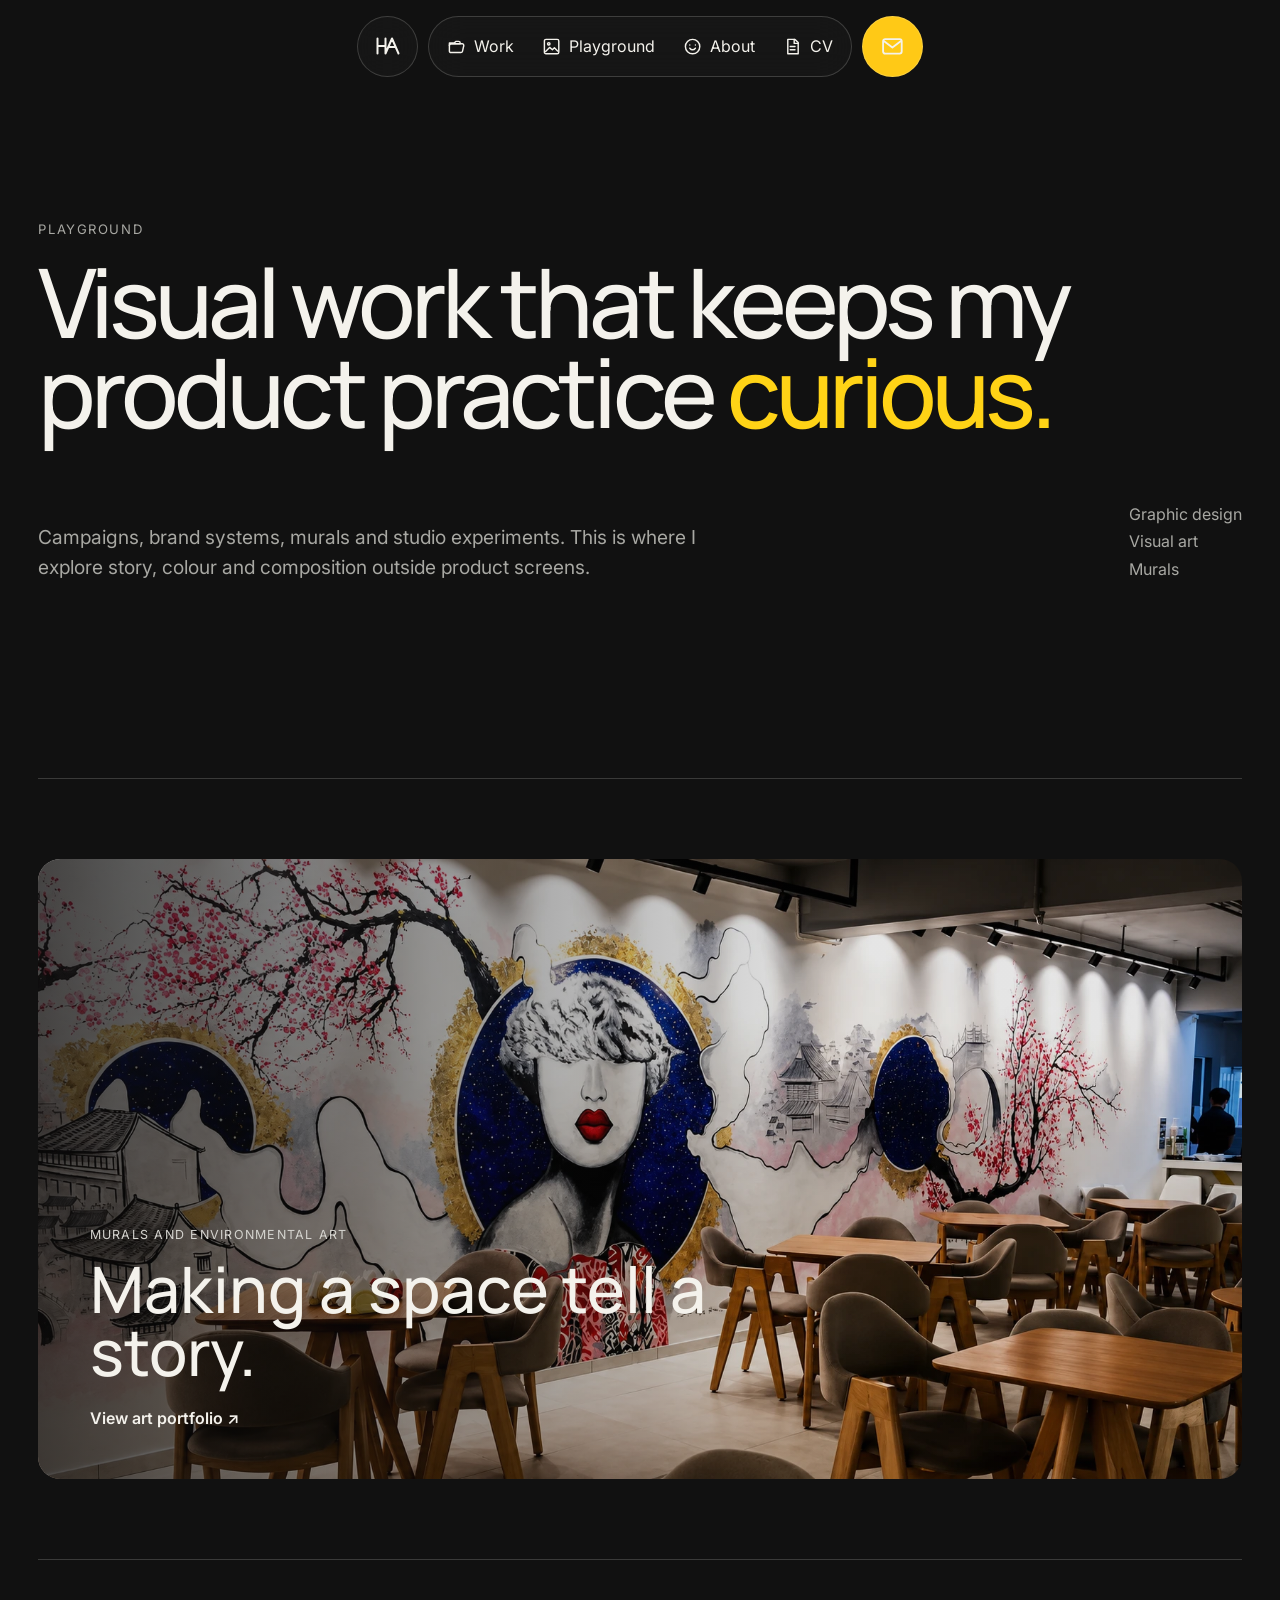
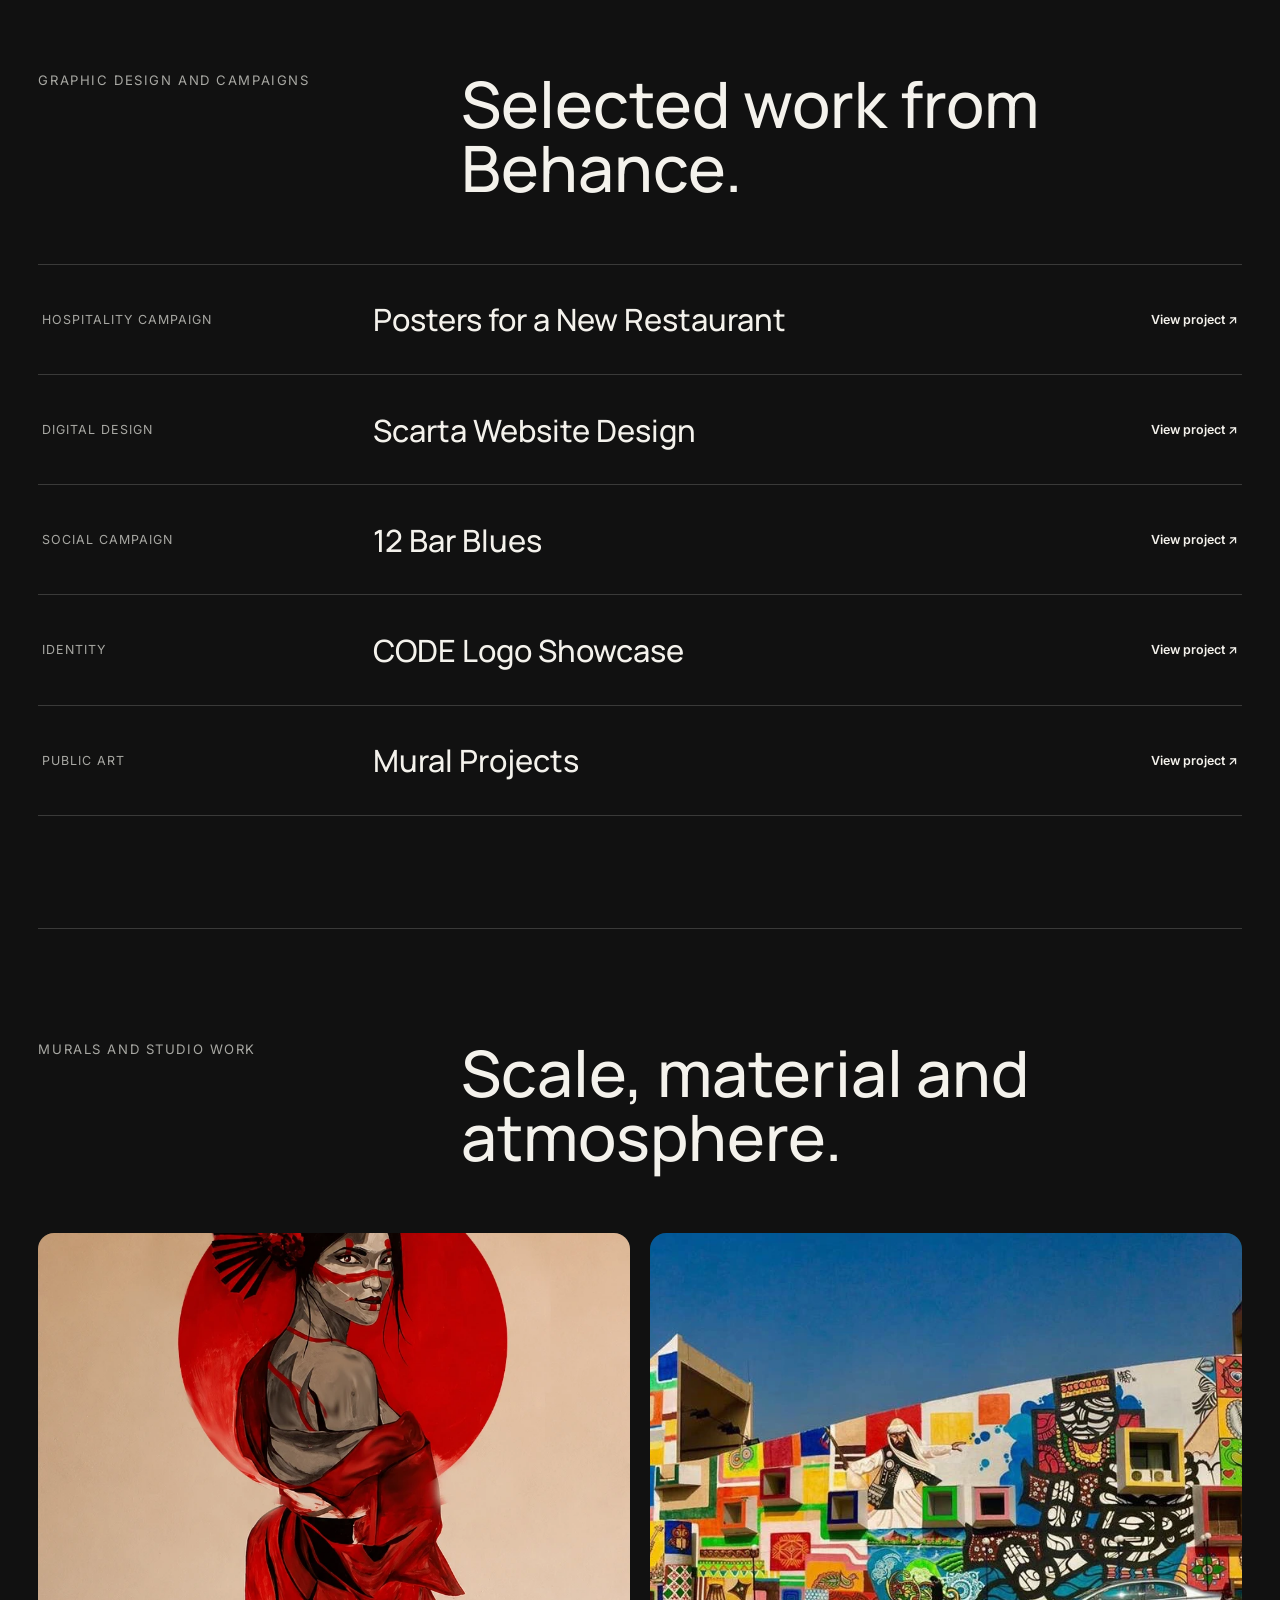
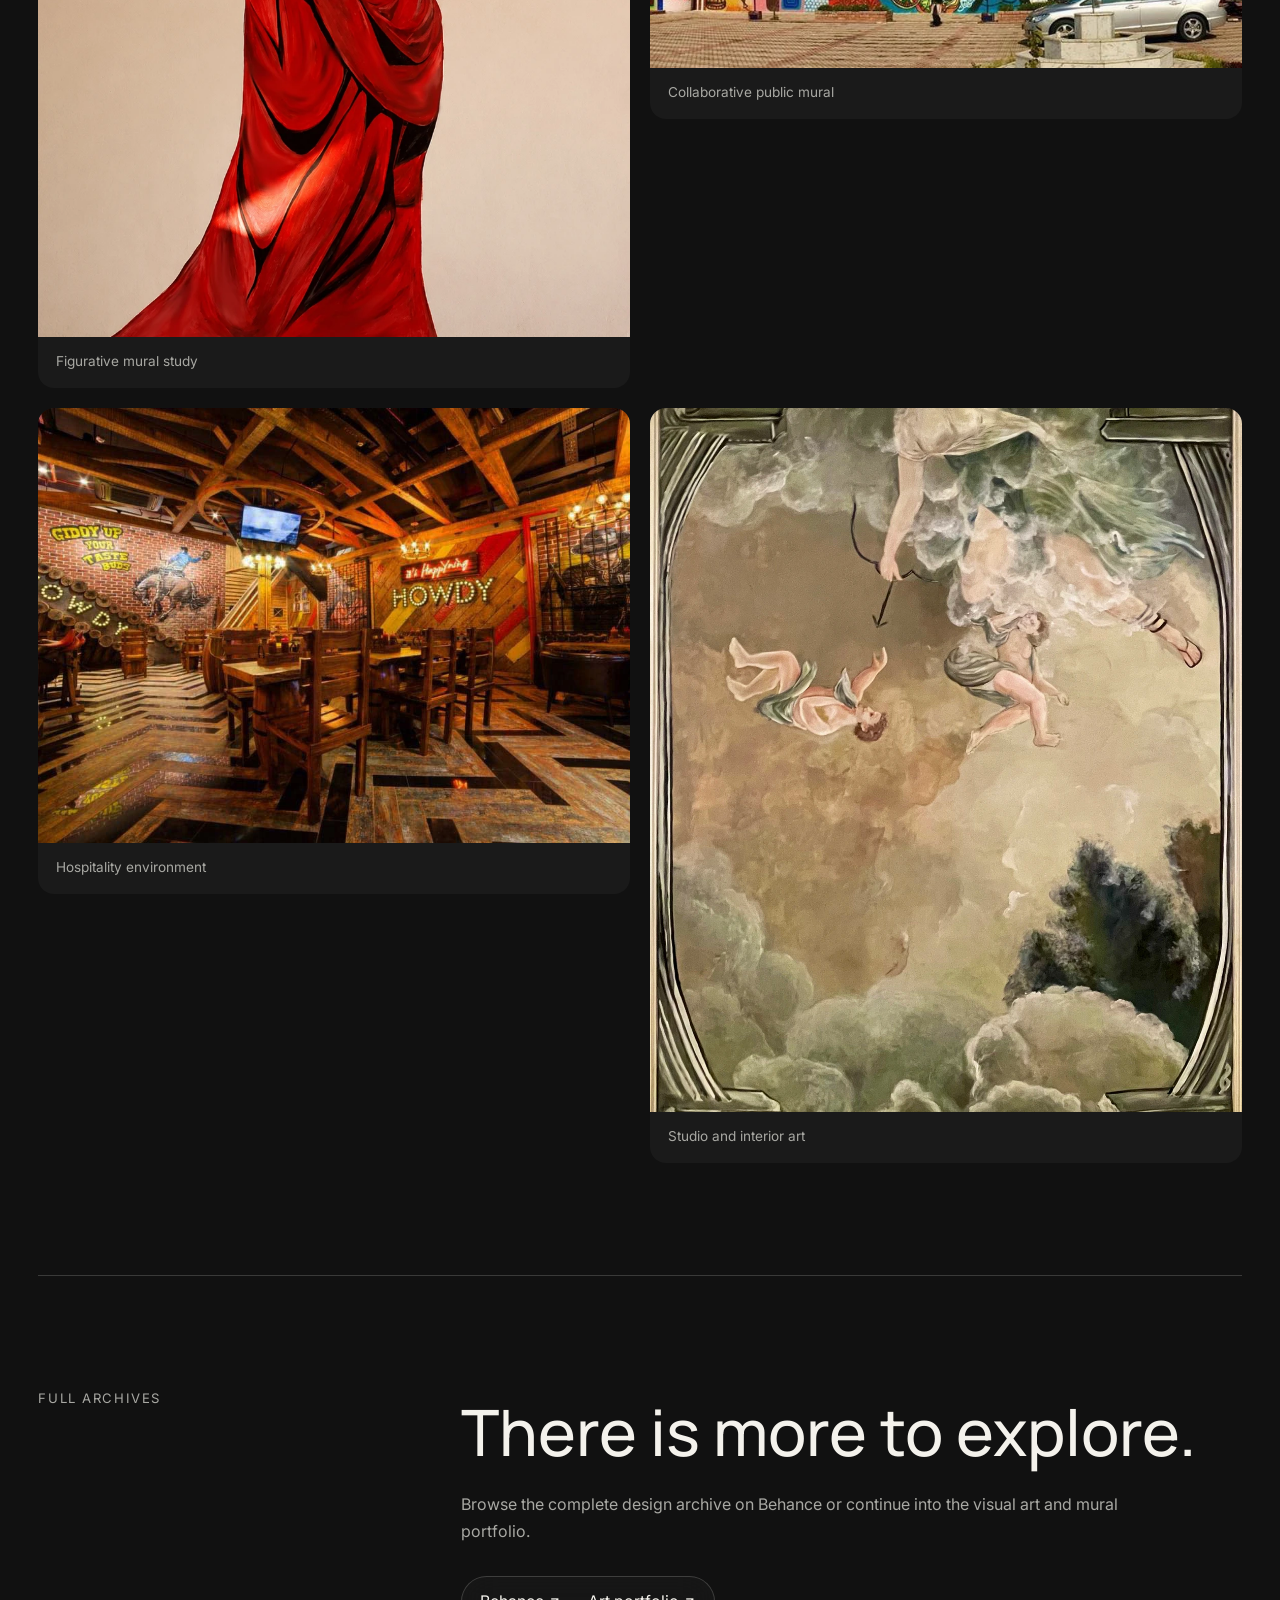
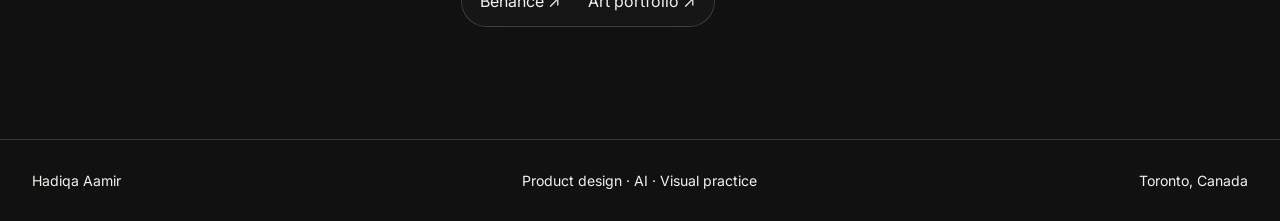
<file: playground.html>
<!doctype html>
<html lang="en">
  <head>
    <meta charset="UTF-8" />
    <meta name="viewport" content="width=device-width, initial-scale=1.0" />
    <meta name="description" content="Selected graphic design, campaigns, murals and visual art by Hadiqa Aamir." />
    <title>Playground | Hadiqa Aamir</title>
    <meta name="theme-color" content="#111111" />
    <link rel="preconnect" href="https://fonts.googleapis.com" />
    <link rel="preconnect" href="https://fonts.gstatic.com" crossorigin />
    <link href="https://fonts.googleapis.com/css2?family=Inter:wght@400;500;600&family=Manrope:wght@400;500;600;700&display=swap" rel="stylesheet" />
    <link rel="icon" type="image/svg+xml" href="favicon.svg" />
    <link rel="stylesheet" href="styles.css?v=25" />
  </head>
  <body class="home-page playground-page">
    <a class="skip-link" href="#playground-work">Skip to visual work</a>
    <header class="site-header">
      <a class="wordmark" href="index.html" aria-label="Hadiqa Aamir home">
        <svg class="wordmark-icon" viewBox="0 0 28 28" aria-hidden="true"><path d="M4.5 6.5v15M4.5 14h8M12.5 6.5v15M12.5 21.5 19 6.5l6.5 15M15.4 15h7.2"></path></svg>
      </a>
      <nav aria-label="Primary navigation">
        <a href="index.html#work"><svg viewBox="0 0 24 24" aria-hidden="true"><path d="M3 7.5h6l2-2h3.5a2 2 0 0 1 2 2v1H5a2 2 0 0 0-2 2v-3Z"></path><path d="M3 10.5A2 2 0 0 1 5 8.5h14a2 2 0 0 1 1.95 2.45l-1.6 7A2 2 0 0 1 17.4 19.5H5a2 2 0 0 1-2-2v-7Z"></path></svg><span>Work</span></a>
        <a href="playground.html" aria-current="page"><svg viewBox="0 0 24 24" aria-hidden="true"><rect x="3" y="3" width="18" height="18" rx="2"></rect><circle cx="8.5" cy="8.5" r="1.5"></circle><path d="m4.5 18 5-5 3.5 3 2.5-2.5 4 4"></path></svg><span>Playground</span></a>
        <a href="index.html#about"><svg viewBox="0 0 24 24" aria-hidden="true"><circle cx="12" cy="12" r="9"></circle><path d="M8.5 10h.01M15.5 10h.01M8.5 14c1 1.3 2.15 2 3.5 2s2.5-.7 3.5-2"></path></svg><span>About</span></a>
        <a href="https://www.linkedin.com/in/hadiqaaamir/" target="_blank" rel="noreferrer"><svg viewBox="0 0 24 24" aria-hidden="true"><path d="M6 3h9l4 4v14H6V3Z"></path><path d="M14 3v5h5M9 12h6M9 16h6"></path></svg><span>CV</span></a>
      </nav>
      <a class="header-contact" href="mailto:hadiqaaamir@hotmail.com" aria-label="Email Hadiqa"><svg viewBox="0 0 24 24" aria-hidden="true"><rect x="3" y="5" width="18" height="14" rx="2"></rect><path d="m4 7 8 6 8-6"></path></svg></a>
    </header>

    <main id="playground-work" class="playground-main">
      <section class="playground-hero" data-reveal>
        <p class="eyebrow">Playground</p>
        <h1>Visual work that keeps my product practice <em>curious.</em></h1>
        <div class="playground-intro"><p>Campaigns, brand systems, murals and studio experiments. This is where I explore story, colour and composition outside product screens.</p><span>Graphic design<br />Visual art<br />Murals</span></div>
      </section>

      <section class="playground-feature" data-reveal>
        <a href="https://hadiqa.portfoliobox.net/" target="_blank" rel="noreferrer" aria-label="View Hadiqa Aamir's mural and visual art portfolio">
          <img src="assets/playground/ginyaki.webp" alt="Large restaurant mural combining a portrait, cherry blossoms and architectural illustrations" />
          <div><p>Murals and environmental art</p><h2>Making a space tell a story.</h2><span>View art portfolio ↗</span></div>
        </a>
      </section>

      <section class="playground-section" aria-labelledby="graphic-design-title" data-reveal>
        <div class="playground-heading"><p class="eyebrow">Graphic design and campaigns</p><h2 id="graphic-design-title">Selected work from Behance.</h2></div>
        <div class="behance-list">
          <a href="https://www.behance.net/gallery/211272789/Posters-for-a-New-Restaurant" target="_blank" rel="noreferrer"><span>Hospitality campaign</span><strong>Posters for a New Restaurant</strong><b>View project ↗</b></a>
          <a href="https://www.behance.net/gallery/219719423/Scarta-Website-Design" target="_blank" rel="noreferrer"><span>Digital design</span><strong>Scarta Website Design</strong><b>View project ↗</b></a>
          <a href="https://www.behance.net/gallery/219719553/12-Bar-Blues-Social-Media-designs" target="_blank" rel="noreferrer"><span>Social campaign</span><strong>12 Bar Blues</strong><b>View project ↗</b></a>
          <a href="https://www.behance.net/gallery/68033327/CODE-LOGO-SHOWCASE" target="_blank" rel="noreferrer"><span>Identity</span><strong>CODE Logo Showcase</strong><b>View project ↗</b></a>
          <a href="https://www.behance.net/gallery/211369939/Mural-Projects" target="_blank" rel="noreferrer"><span>Public art</span><strong>Mural Projects</strong><b>View project ↗</b></a>
        </div>
      </section>

      <section class="playground-section" aria-labelledby="art-title" data-reveal>
        <div class="playground-heading"><p class="eyebrow">Murals and studio work</p><h2 id="art-title">Scale, material and atmosphere.</h2></div>
        <div class="art-grid">
          <figure class="art-tall"><img src="assets/playground/women-in-red.webp" alt="Red and black figurative wall painting" loading="lazy" /><figcaption>Figurative mural study</figcaption></figure>
          <figure class="art-wide"><img src="assets/playground/mural-3.webp" alt="Colourful large-scale public mural across an architectural facade" loading="lazy" /><figcaption>Collaborative public mural</figcaption></figure>
          <figure class="art-wide"><img src="assets/playground/studio-work.webp" alt="Western themed restaurant interior with painted wall graphics" loading="lazy" /><figcaption>Hospitality environment</figcaption></figure>
          <figure class="art-tall"><img src="assets/playground/mural.webp" alt="Cloud-filled figurative painting framed by architectural details" loading="lazy" /><figcaption>Studio and interior art</figcaption></figure>
        </div>
      </section>

      <section class="playground-archive" data-reveal>
        <p class="eyebrow">Full archives</p>
        <div><h2>There is more to explore.</h2><p>Browse the complete design archive on Behance or continue into the visual art and mural portfolio.</p><nav aria-label="External visual portfolios"><a href="https://www.behance.net/hadiqaaamir3" target="_blank" rel="noreferrer">Behance ↗</a><a href="https://hadiqa.portfoliobox.net/" target="_blank" rel="noreferrer">Art portfolio ↗</a></nav></div>
      </section>
    </main>
    <footer><p>Hadiqa Aamir</p><p>Product design · AI · Visual practice</p><p>Toronto, Canada</p></footer>
    <script src="script.js?v=6"></script>
  </body>
</html>
</file>
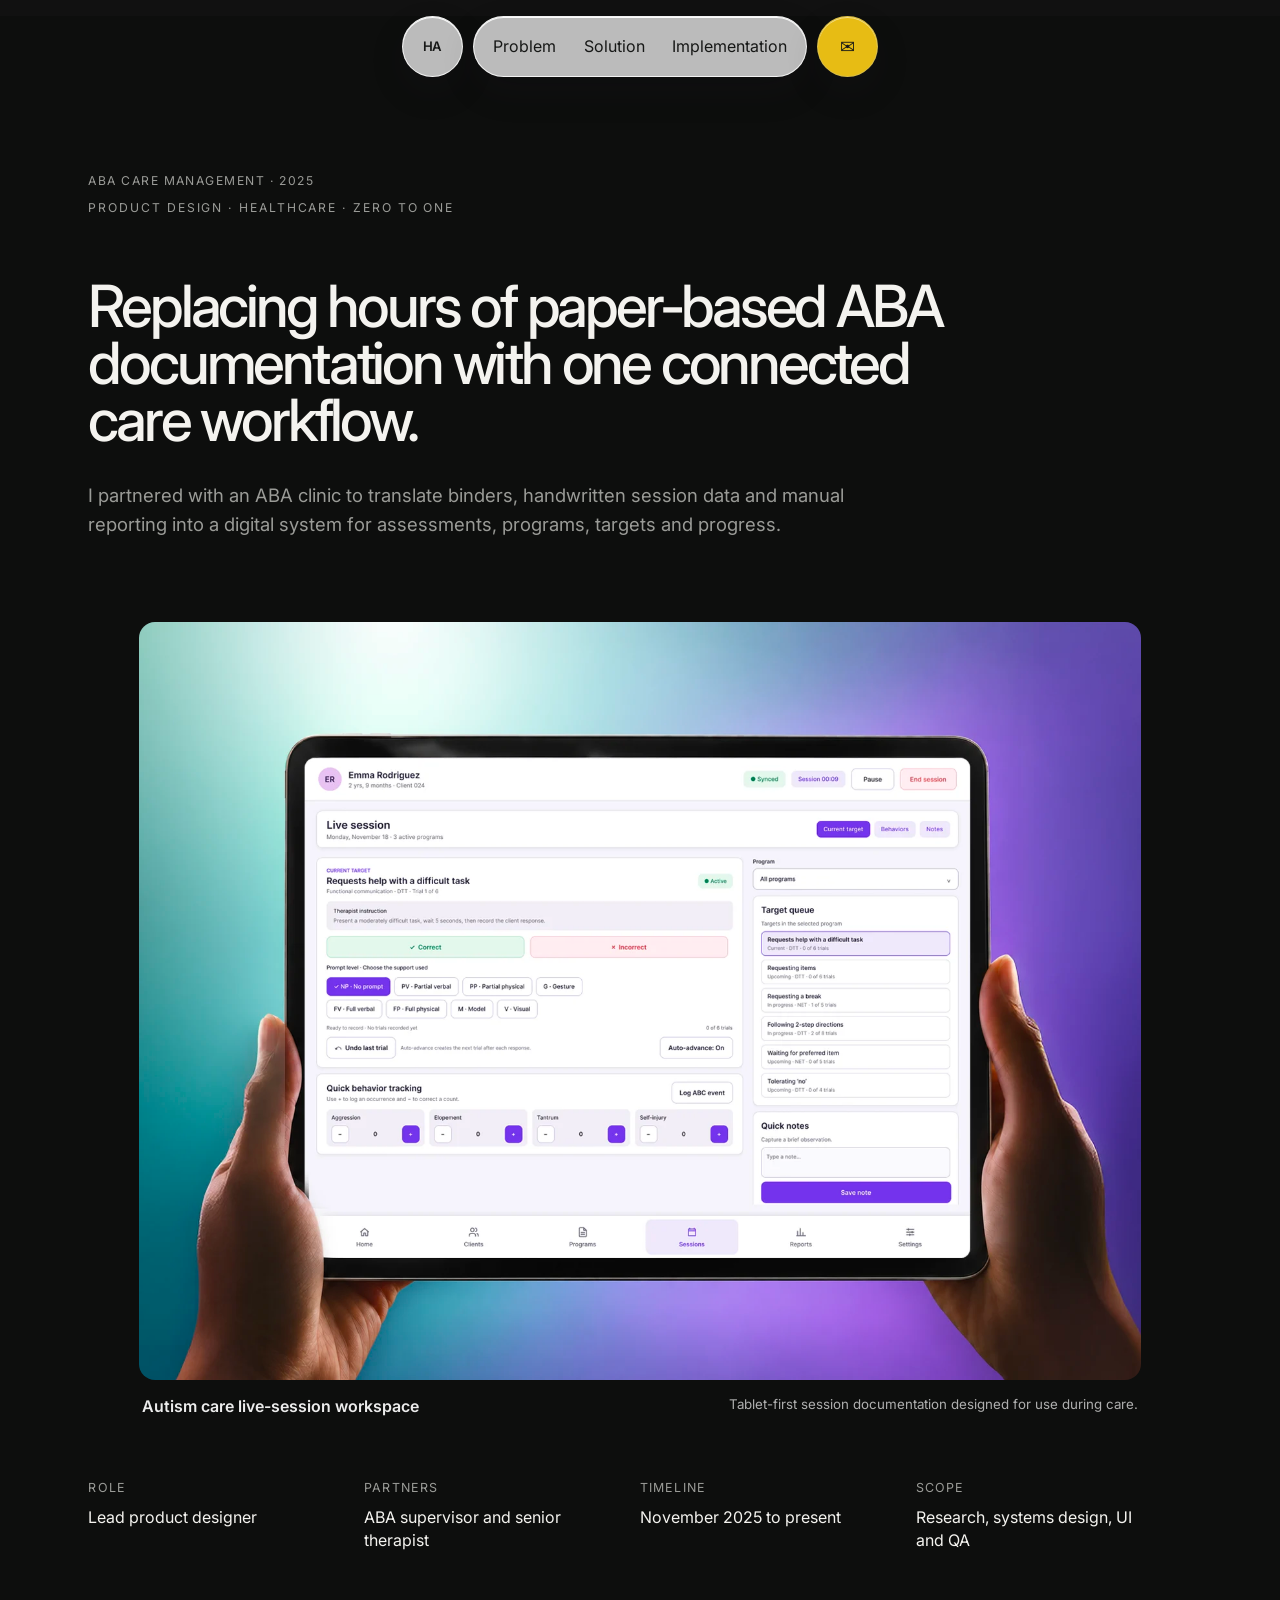
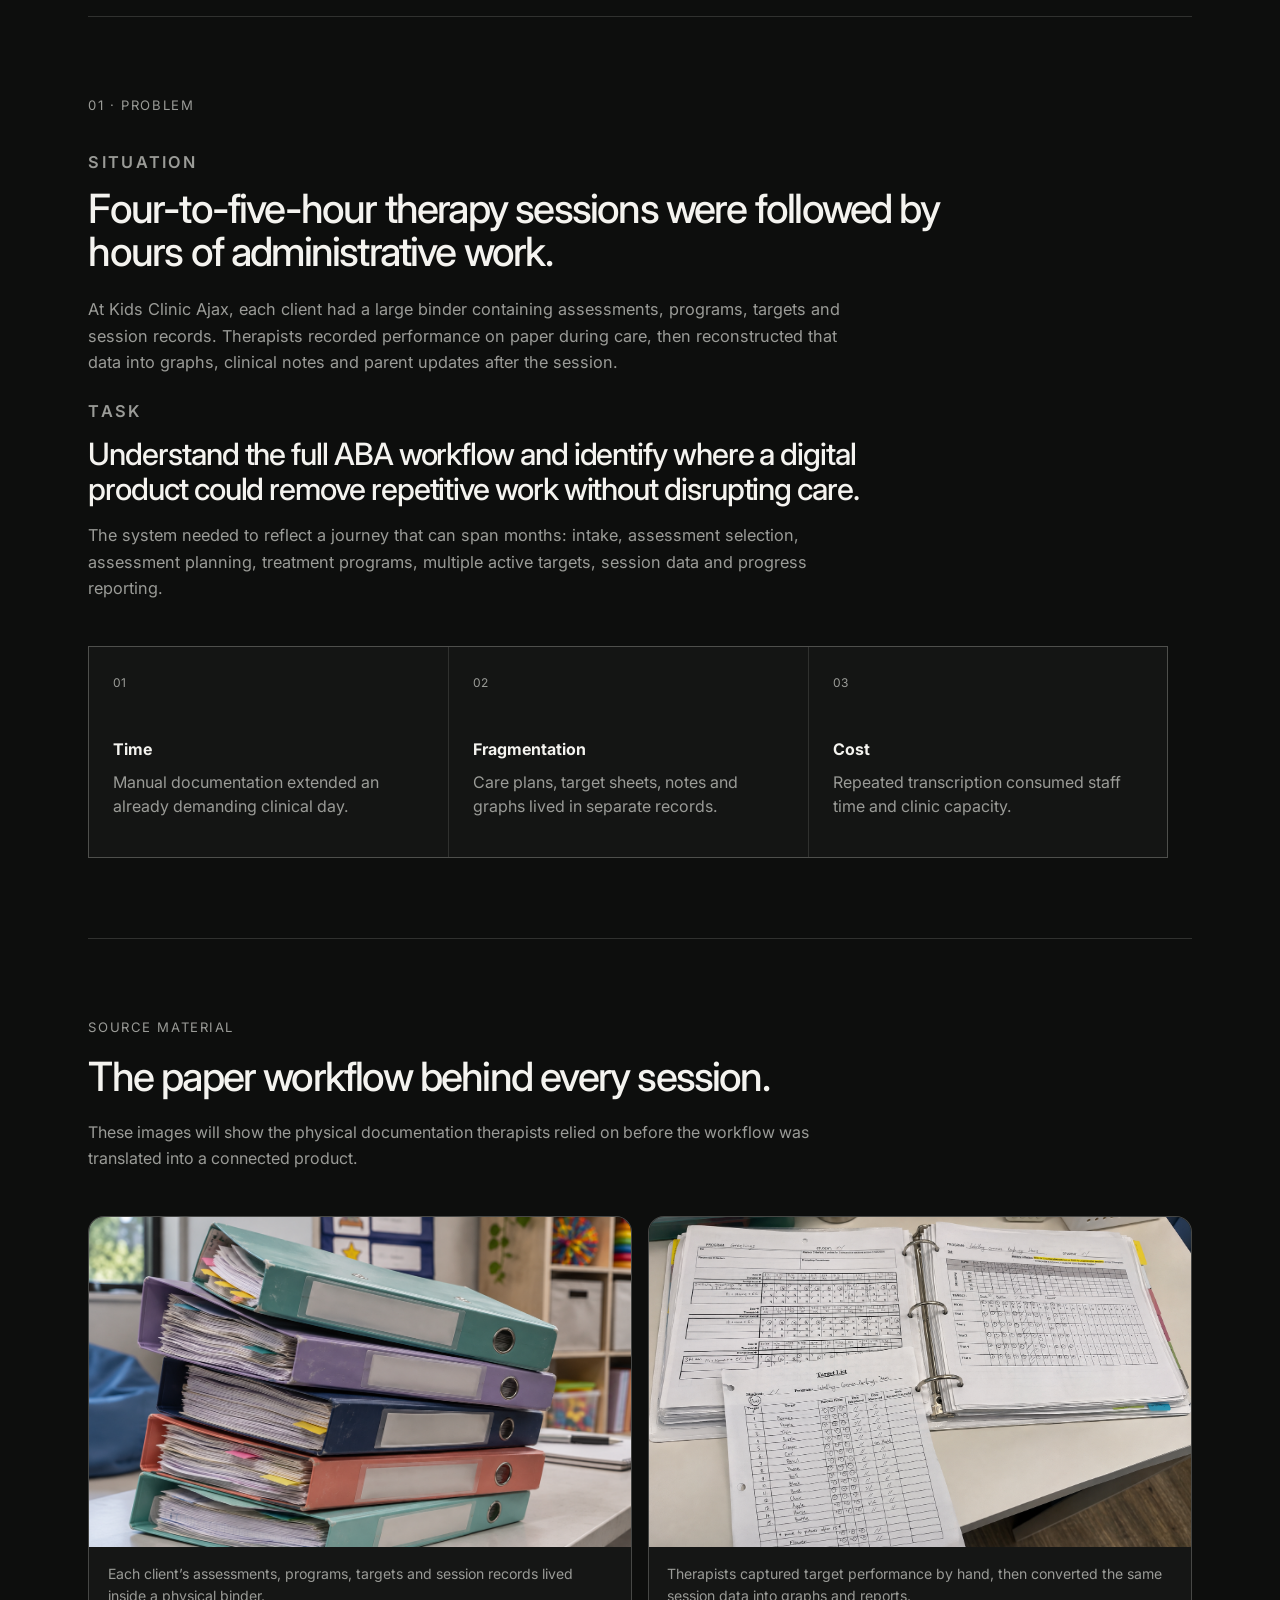
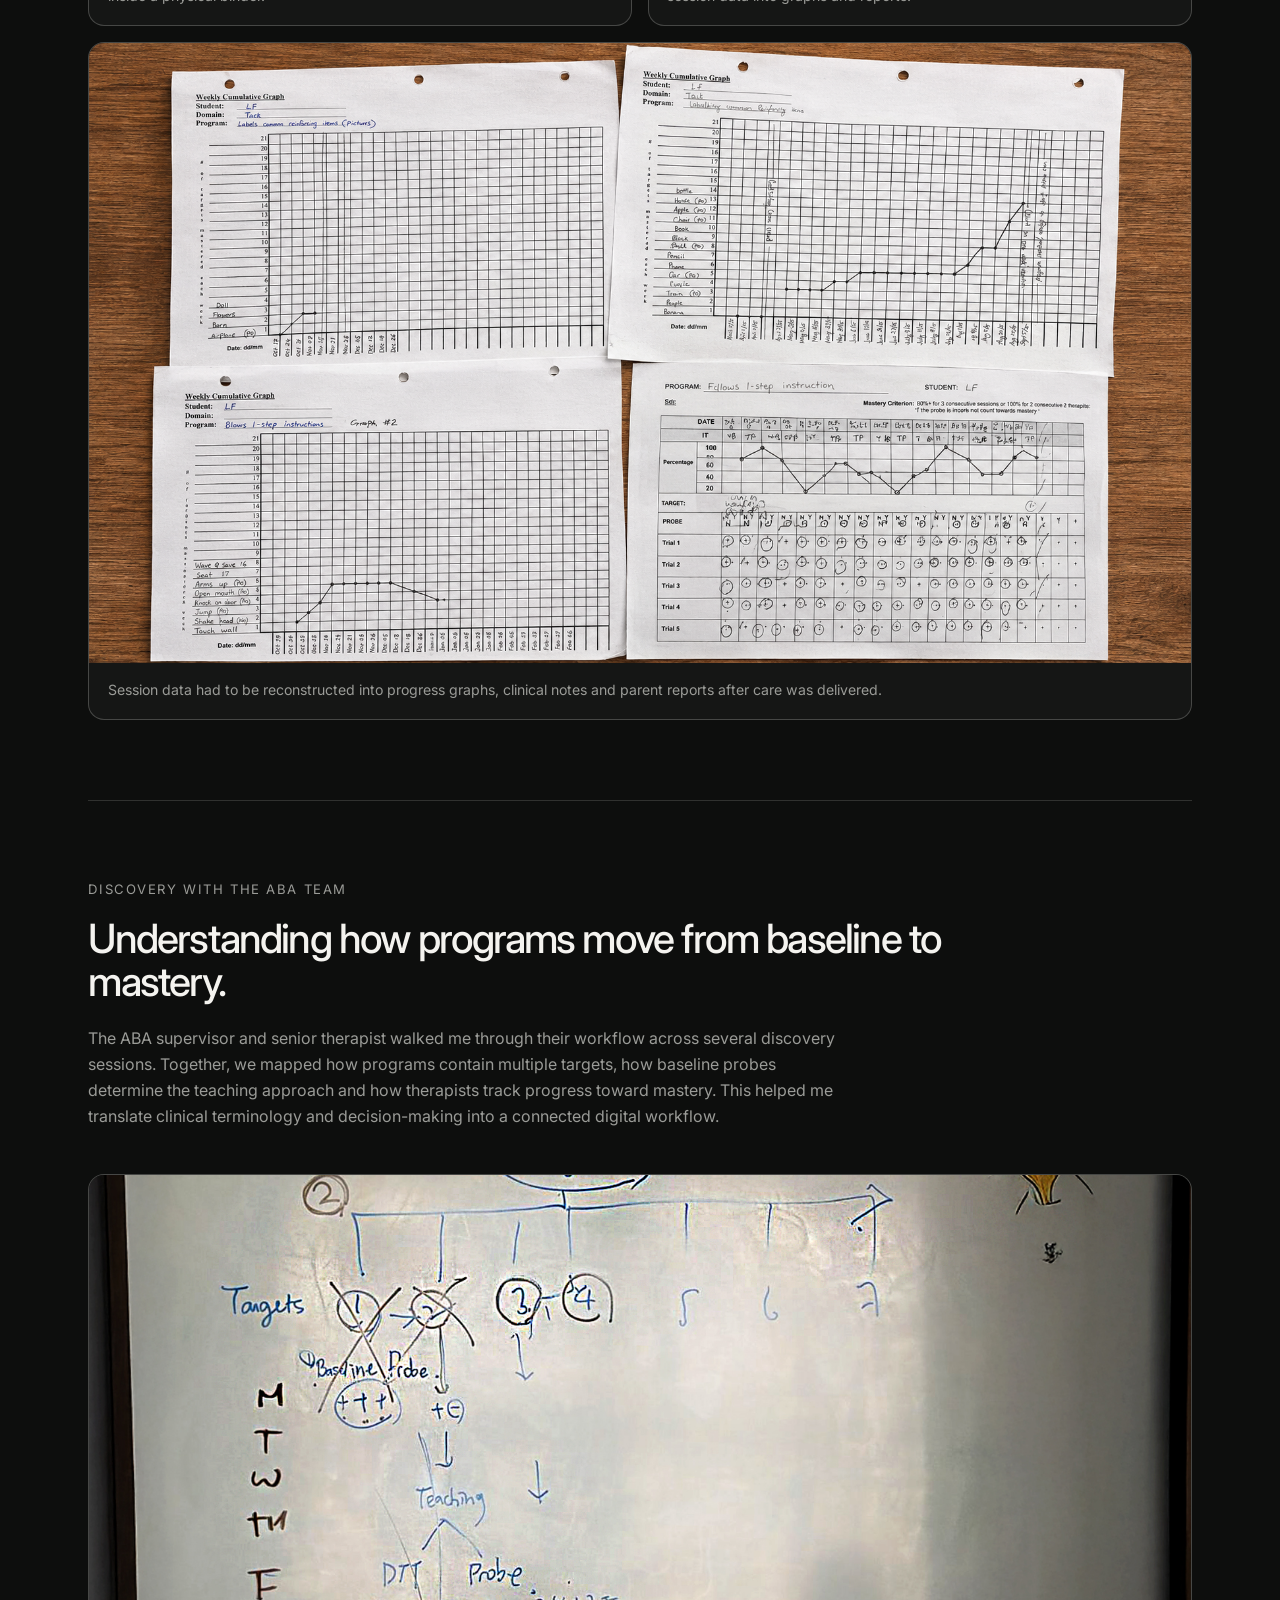
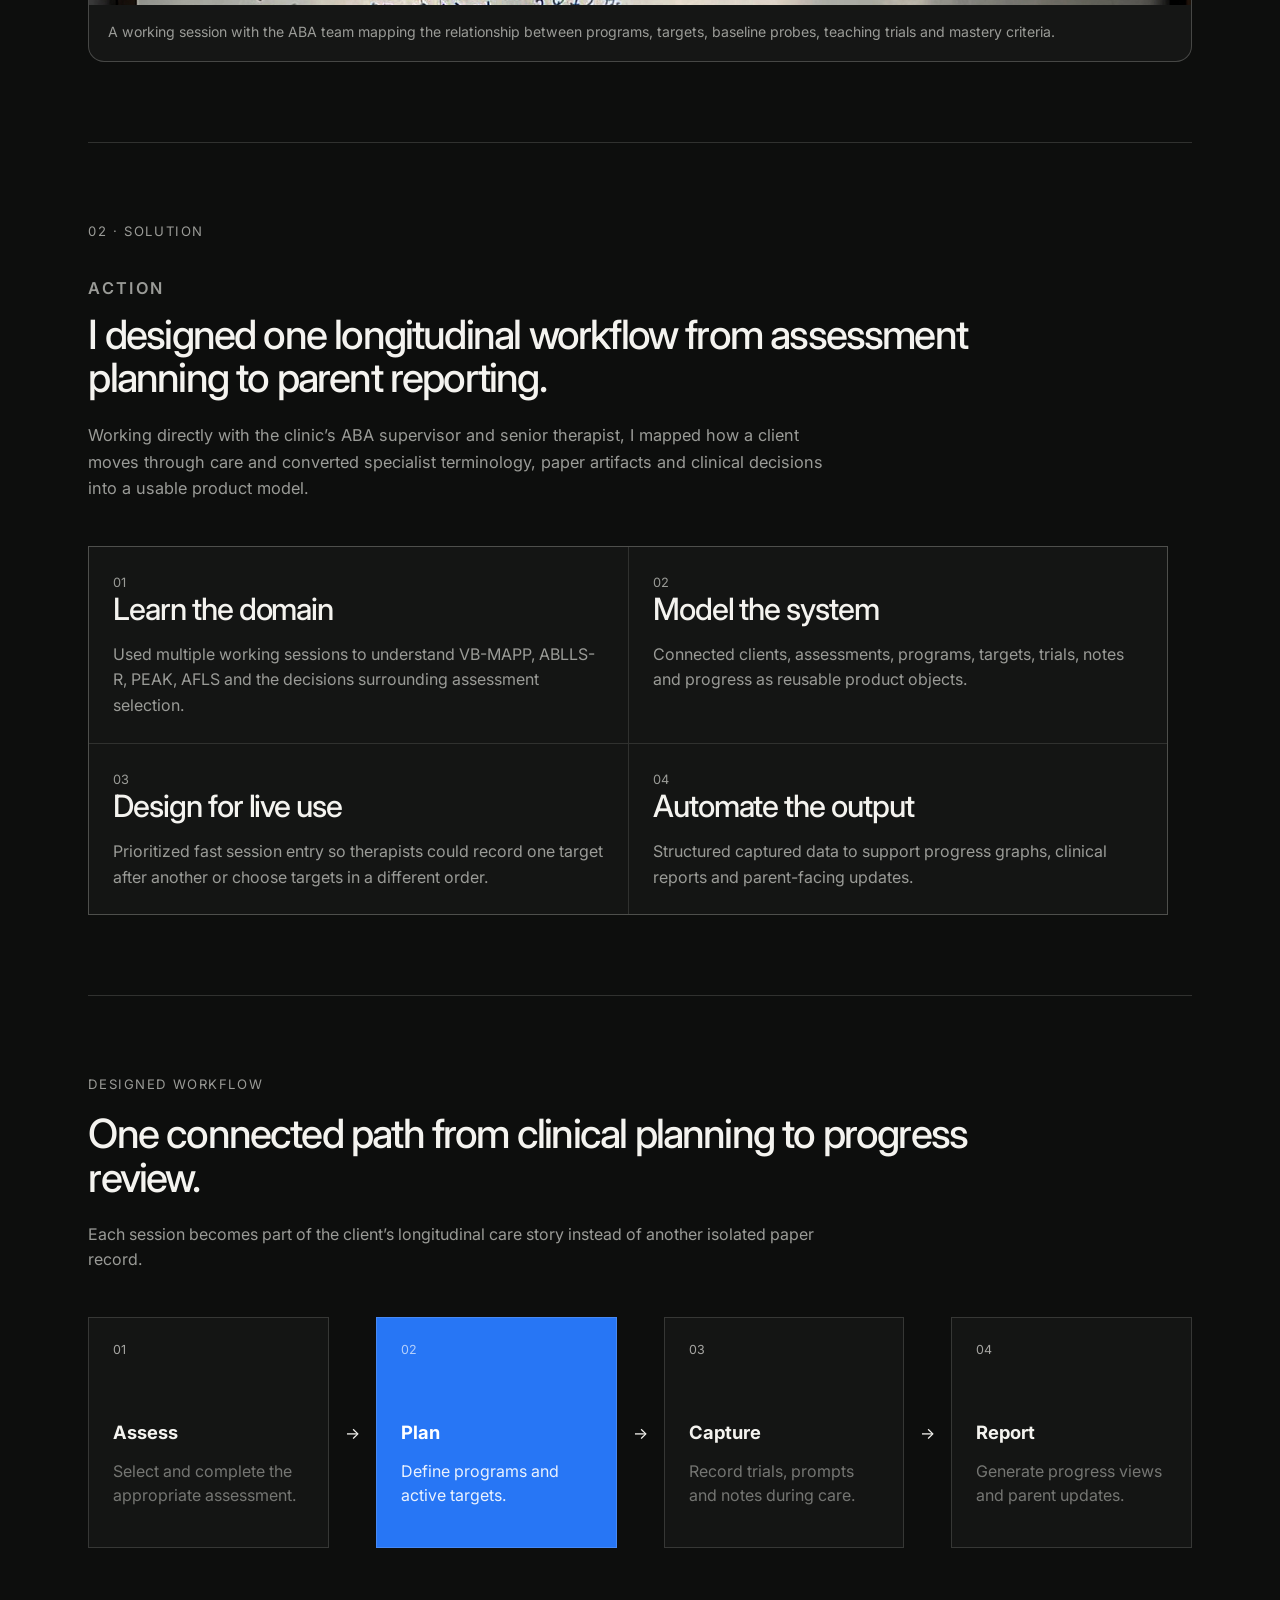
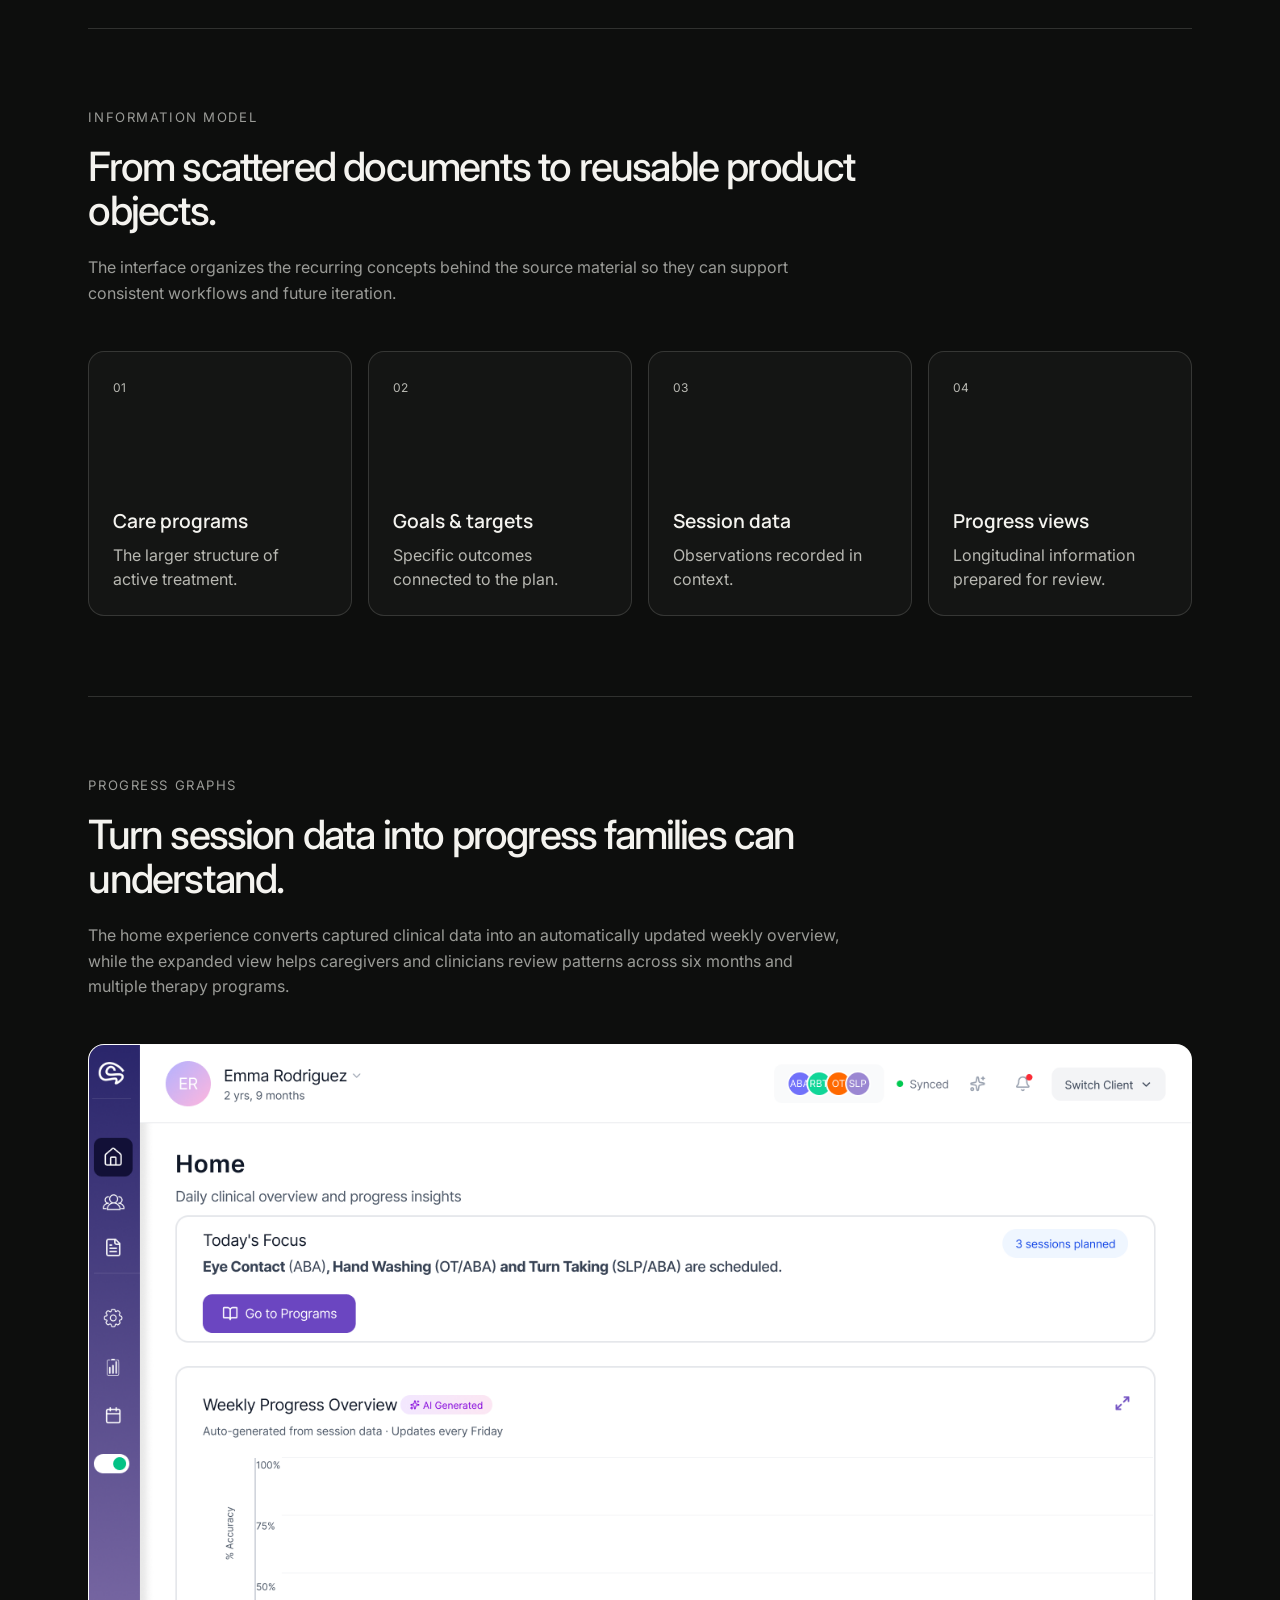
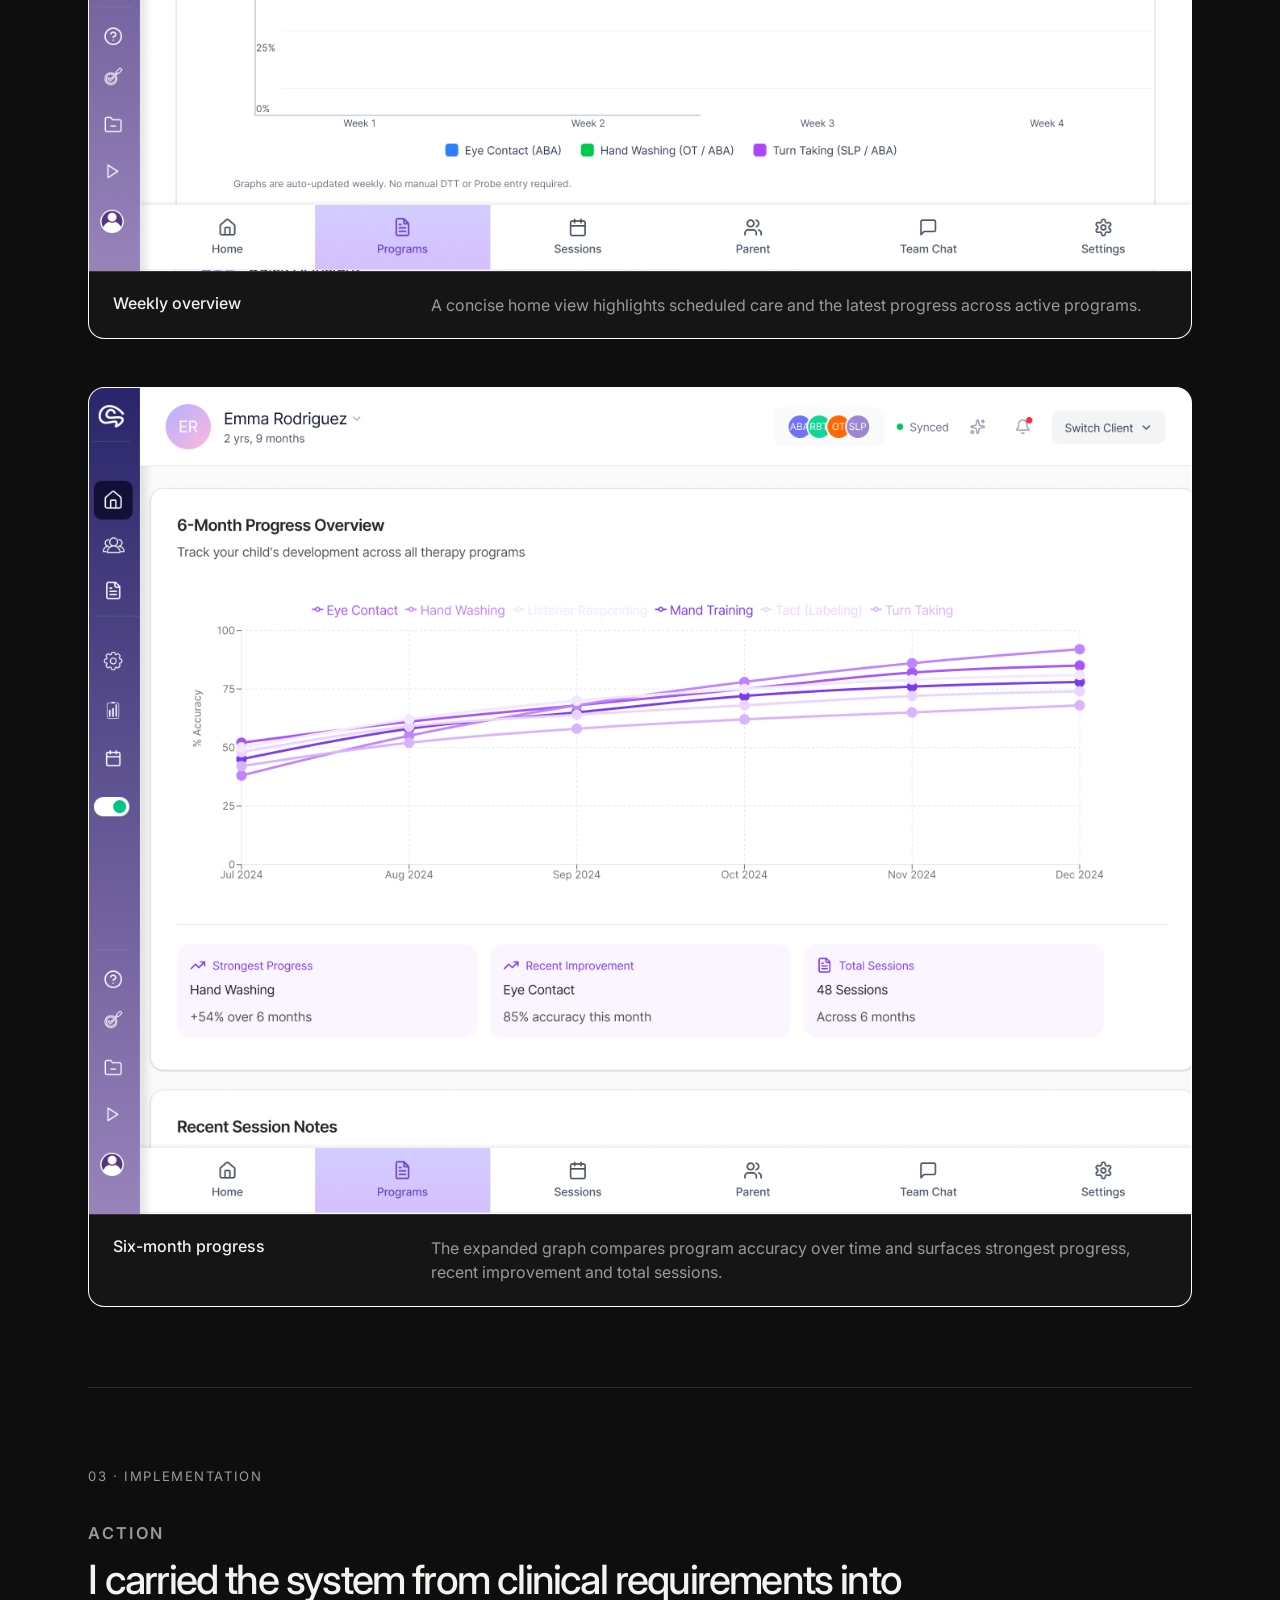
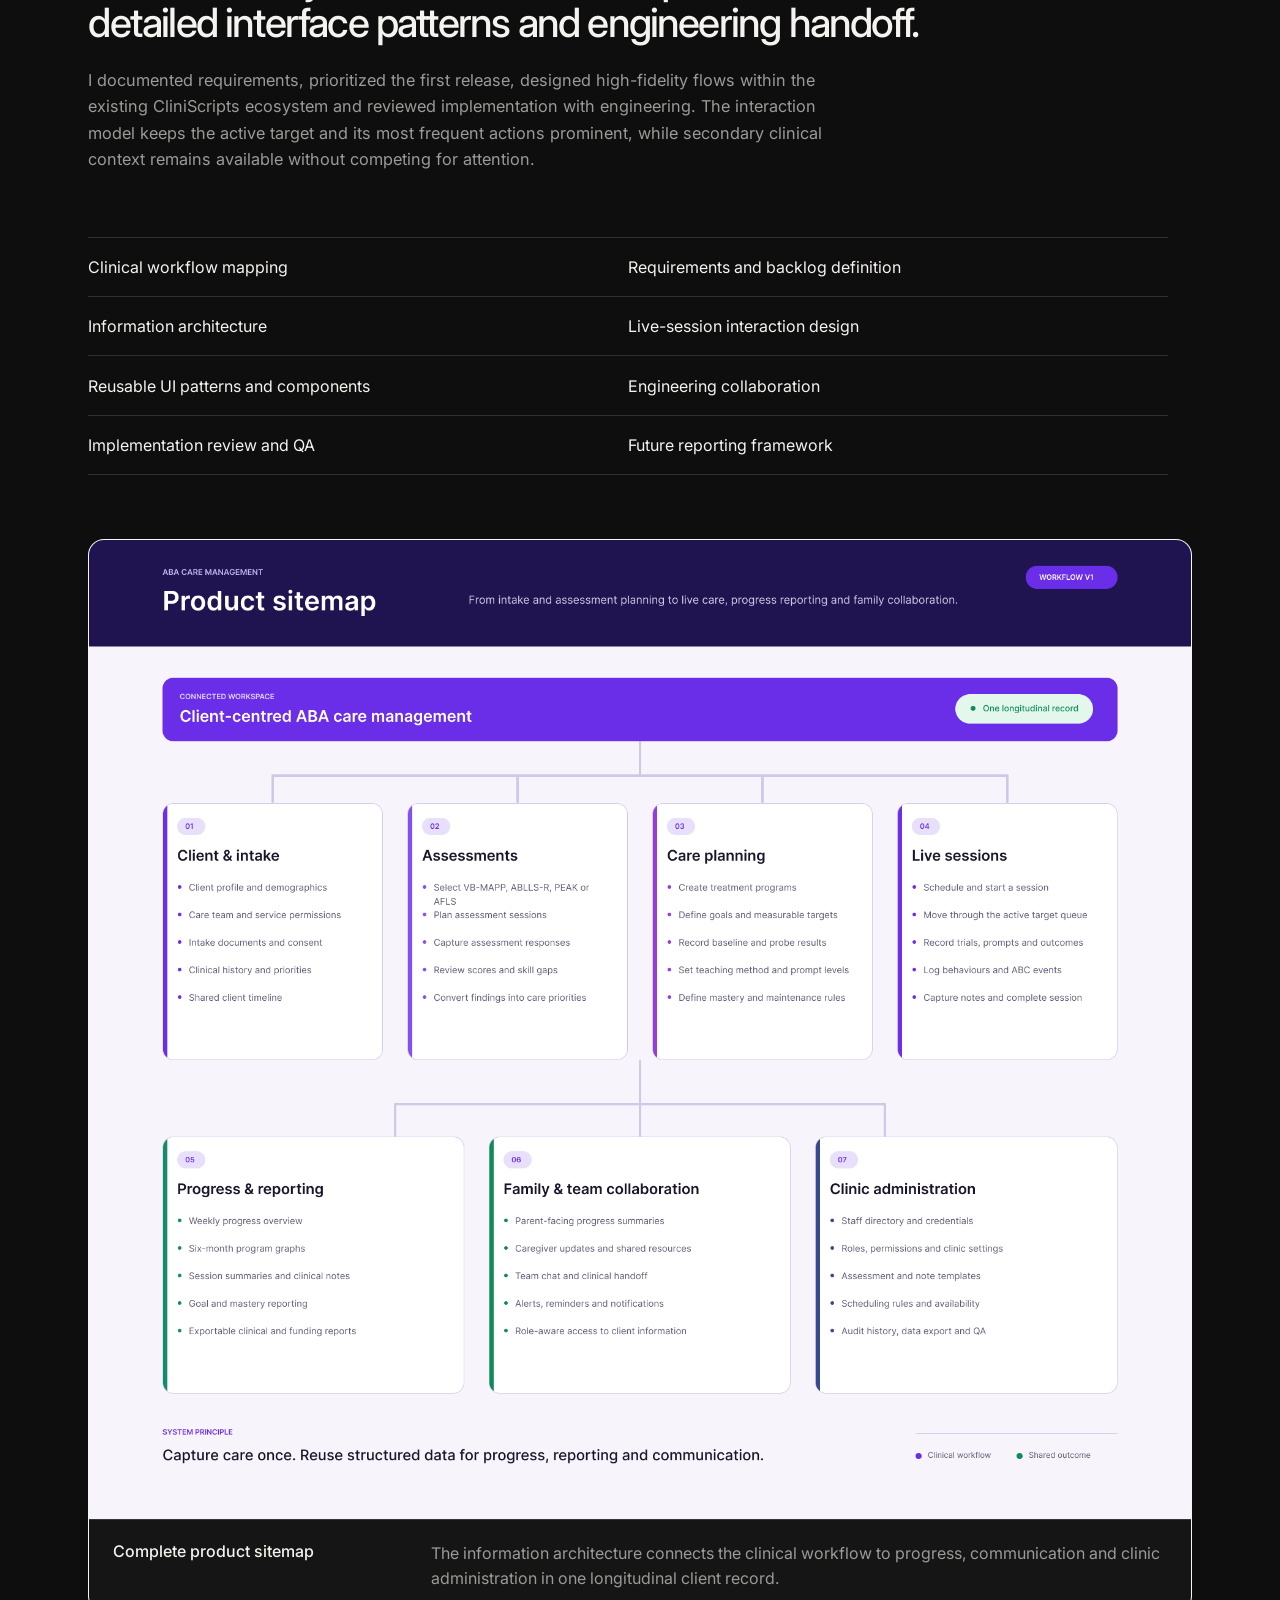
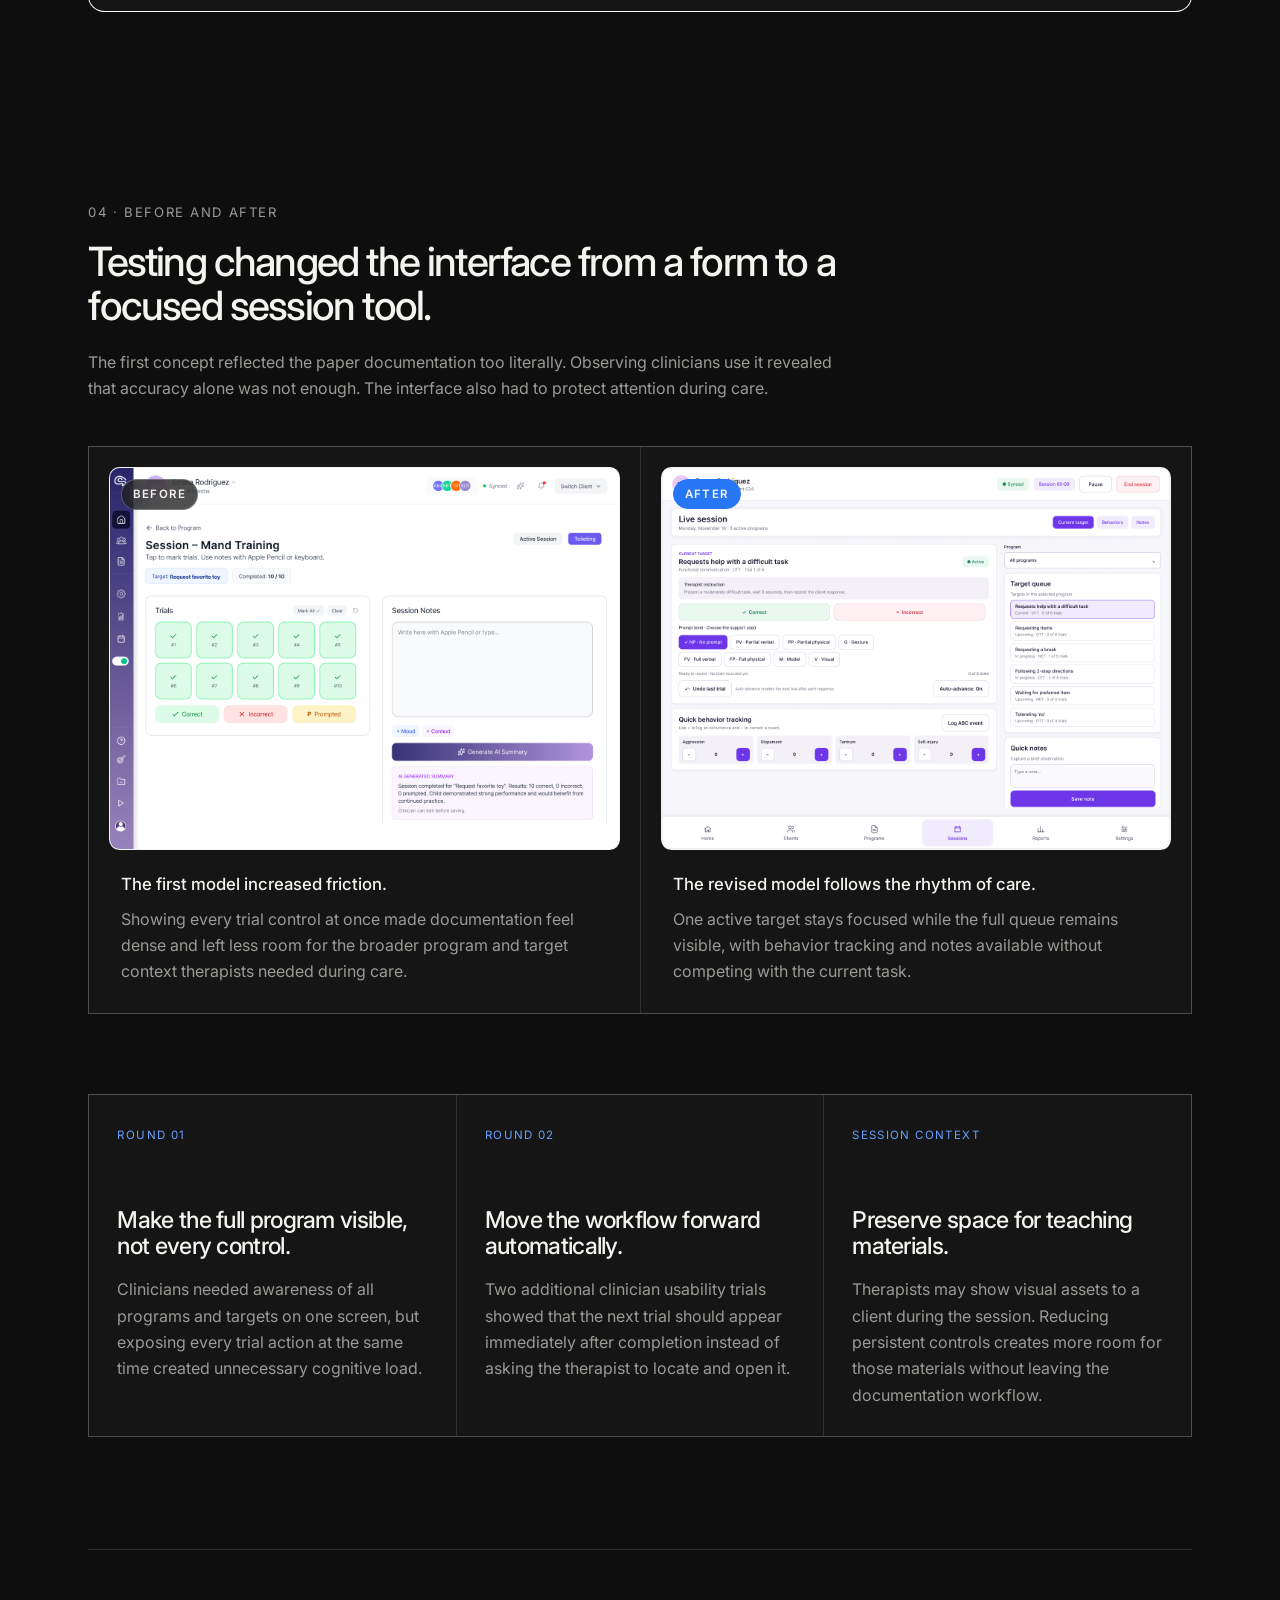
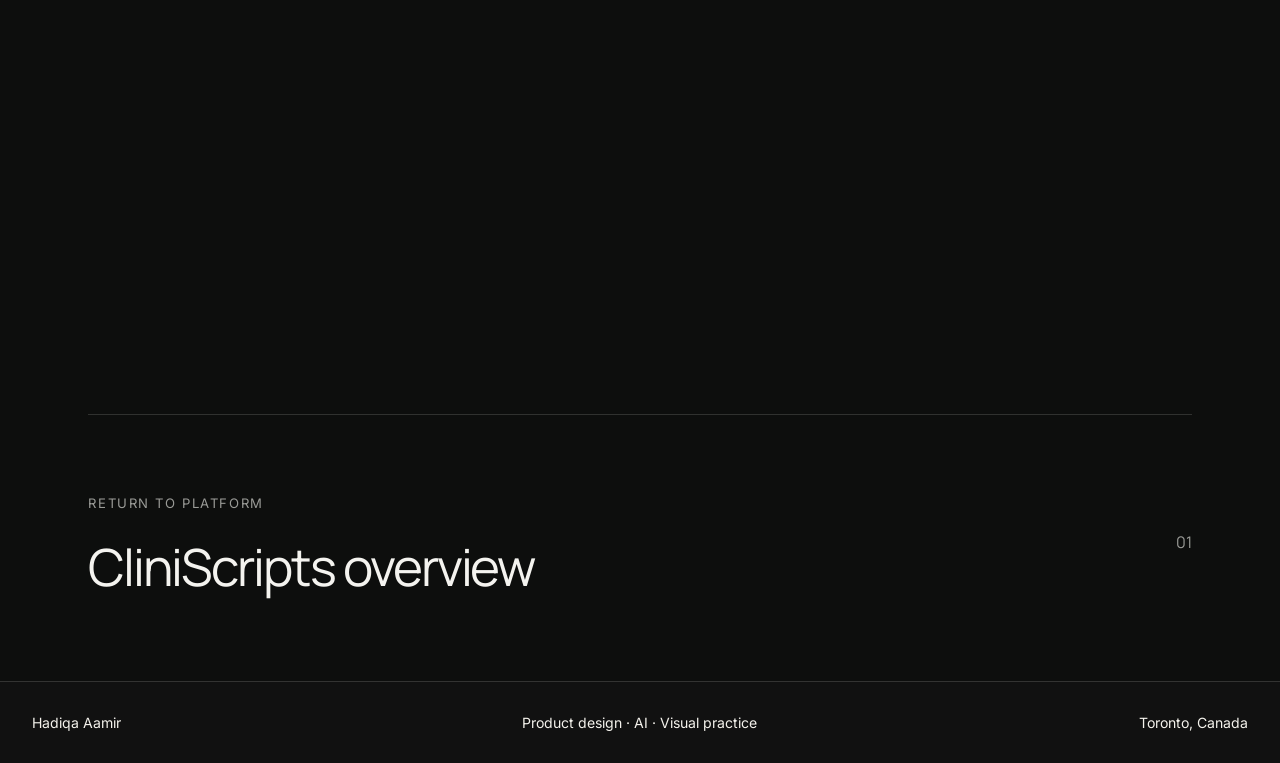
<file: projects/aba-care-management.html>
<!doctype html>
<html lang="en"><head>
  <meta charset="UTF-8" /><meta name="viewport" content="width=device-width, initial-scale=1.0" /><meta name="description" content="Designing an ABA care-management product from clinical papers, forms and graphs within CliniScripts." />
  <title>ABA Care Management | Hadiqa Aamir</title><link rel="canonical" href="https://hadiqaaamir.com/projects/aba-care-management" /><meta name="theme-color" content="#111111" />
  <link rel="preconnect" href="https://fonts.googleapis.com" /><link rel="preconnect" href="https://fonts.gstatic.com" crossorigin /><link href="https://fonts.googleapis.com/css2?family=Inter:wght@400;500;600&family=Manrope:wght@400;500;600;700&display=swap" rel="stylesheet" /><link rel="stylesheet" href="../styles.css" /><link rel="stylesheet" href="../case-study.css?v=3" />
</head><body class="case-study-page cliniscripts-case aba-care-case">
<a class="skip-link" href="#case-content">Skip to case study</a><header class="site-header"><a class="wordmark" href="../index.html">HA</a><nav aria-label="Case study navigation"><a href="#problem">Problem</a><a href="#solution">Solution</a><a href="#implementation">Implementation</a></nav><a class="header-contact" href="mailto:hadiqaaamir@hotmail.com" aria-label="Email Hadiqa">✉</a></header>
<main id="case-content" class="case-main">
  <section class="case-hero" data-reveal><div class="case-kicker"><p class="eyebrow">ABA CARE MANAGEMENT · 2025</p><p>Product design · Healthcare · Zero to one</p></div><h1>Replacing hours of paper-based ABA documentation with one connected care workflow.</h1><p class="case-intro">I partnered with an ABA clinic to translate binders, handwritten session data and manual reporting into a digital system for assessments, programs, targets and progress.</p></section>
  <figure class="case-cover product-shot aba-care-cover" data-reveal>
    <img src="../assets/aba-care/aba-care-cover.webp" alt="Autism care live-session workspace displayed on an iPad held in front of a sea-green and purple gradient" />
    <figcaption><span>Autism care live-session workspace</span><small>Tablet-first session documentation designed for use during care.</small></figcaption>
  </figure>
  <section class="case-facts" data-reveal><div><span>Role</span><p>Lead product designer</p></div><div><span>Partners</span><p>ABA supervisor and senior therapist</p></div><div><span>Timeline</span><p>November 2025 to present</p></div><div><span>Scope</span><p>Research, systems design, UI and QA</p></div></section>
  <section class="case-section star-section" id="problem" data-reveal><p class="eyebrow">01 · Problem</p><div><p class="star-label">Situation</p><h2>Four-to-five-hour therapy sessions were followed by hours of administrative work.</h2><p>At Kids Clinic Ajax, each client had a large binder containing assessments, programs, targets and session records. Therapists recorded performance on paper during care, then reconstructed that data into graphs, clinical notes and parent updates after the session.</p><p class="star-label">Task</p><h3>Understand the full ABA workflow and identify where a digital product could remove repetitive work without disrupting care.</h3><p>The system needed to reflect a journey that can span months: intake, assessment selection, assessment planning, treatment programs, multiple active targets, session data and progress reporting.</p><div class="challenge-row"><article><span>01</span><strong>Time</strong><p>Manual documentation extended an already demanding clinical day.</p></article><article><span>02</span><strong>Fragmentation</strong><p>Care plans, target sheets, notes and graphs lived in separate records.</p></article><article><span>03</span><strong>Cost</strong><p>Repeated transcription consumed staff time and clinic capacity.</p></article></div></div></section>
  <section class="case-evidence" aria-labelledby="source-material-heading" data-reveal>
    <div class="section-heading case-section-heading"><p class="eyebrow">Source material</p><h2 id="source-material-heading">The paper workflow behind every session.</h2><p>These images will show the physical documentation therapists relied on before the workflow was translated into a connected product.</p></div>
    <div class="case-placeholder-grid">
      <figure class="case-image-placeholder case-evidence-photo client-binders-photo"><img src="../assets/aba-care/client-binders.png" alt="Stack of full client binders containing paper ABA assessments, programs, target sheets and session records inside a therapy clinic" loading="lazy" decoding="async" /><figcaption>Each client’s assessments, programs, targets and session records lived inside a physical binder.</figcaption></figure>
      <figure class="case-image-placeholder case-evidence-photo"><img src="../assets/aba-care/manual-session-data.png" alt="Open ABA client binder containing handwritten target lists, program sheets and trial data recorded during therapy" loading="lazy" decoding="async" /><figcaption>Therapists captured target performance by hand, then converted the same session data into graphs and reports.</figcaption></figure>
      <figure class="case-image-placeholder case-image-placeholder-wide case-evidence-photo graphs-reports-photo"><img src="../assets/aba-care/graphs-notes-parent-reports.png" alt="Overhead view of four handwritten ABA progress graphs and trial-data worksheets arranged on a wooden table" loading="lazy" decoding="async" /><figcaption>Session data had to be reconstructed into progress graphs, clinical notes and parent reports after care was delivered.</figcaption></figure>
    </div>
  </section>
  <section class="case-evidence case-evidence-workflow" aria-labelledby="workflow-research-heading" data-reveal>
    <div class="section-heading case-section-heading"><p class="eyebrow">Discovery with the ABA team</p><h2 id="workflow-research-heading">Understanding how programs move from baseline to mastery.</h2><p>The ABA supervisor and senior therapist walked me through their workflow across several discovery sessions. Together, we mapped how programs contain multiple targets, how baseline probes determine the teaching approach and how therapists track progress toward mastery. This helped me translate clinical terminology and decision-making into a connected digital workflow.</p></div>
    <figure class="case-image-placeholder case-image-placeholder-wide case-evidence-photo discovery-whiteboard-photo"><img src="../assets/aba-care/discovery-whiteboard.jpg" alt="Whiteboard from an ABA team discovery session mapping programs, targets, baseline probes, teaching trials and mastery criteria" loading="lazy" decoding="async" /><figcaption>A working session with the ABA team mapping the relationship between programs, targets, baseline probes, teaching trials and mastery criteria.</figcaption></figure>
  </section>
  <section class="case-section star-section" id="solution" data-reveal><p class="eyebrow">02 · Solution</p><div><p class="star-label">Action</p><h2>I designed one longitudinal workflow from assessment planning to parent reporting.</h2><p>Working directly with the clinic’s ABA supervisor and senior therapist, I mapped how a client moves through care and converted specialist terminology, paper artifacts and clinical decisions into a usable product model.</p><div class="process-grid"><article><span>01</span><h3>Learn the domain</h3><p>Used multiple working sessions to understand VB-MAPP, ABLLS-R, PEAK, AFLS and the decisions surrounding assessment selection.</p></article><article><span>02</span><h3>Model the system</h3><p>Connected clients, assessments, programs, targets, trials, notes and progress as reusable product objects.</p></article><article><span>03</span><h3>Design for live use</h3><p>Prioritized fast session entry so therapists could record one target after another or choose targets in a different order.</p></article><article><span>04</span><h3>Automate the output</h3><p>Structured captured data to support progress graphs, clinical reports and parent-facing updates.</p></article></div></div></section>
  <section class="flow-section" data-reveal><div class="section-heading case-section-heading"><p class="eyebrow">Designed workflow</p><h2>One connected path from clinical planning to progress review.</h2><p>Each session becomes part of the client’s longitudinal care story instead of another isolated paper record.</p></div><div class="workflow-map"><div><span>01</span><strong>Assess</strong><p>Select and complete the appropriate assessment.</p></div><b>→</b><div><span>02</span><strong>Plan</strong><p>Define programs and active targets.</p></div><b>→</b><div><span>03</span><strong>Capture</strong><p>Record trials, prompts and notes during care.</p></div><b>→</b><div><span>04</span><strong>Report</strong><p>Generate progress views and parent updates.</p></div></div></section>
  <section class="flow-section" data-reveal><div class="section-heading case-section-heading"><p class="eyebrow">Information model</p><h2>From scattered documents to reusable product objects.</h2><p>The interface organizes the recurring concepts behind the source material so they can support consistent workflows and future iteration.</p></div><div class="capture-board"><article><i>01</i><span>Care programs</span><p>The larger structure of active treatment.</p></article><article><i>02</i><span>Goals &amp; targets</span><p>Specific outcomes connected to the plan.</p></article><article><i>03</i><span>Session data</span><p>Observations recorded in context.</p></article><article><i>04</i><span>Progress views</span><p>Longitudinal information prepared for review.</p></article></div></section>
  <section class="flow-section progress-graphs-section" data-reveal>
    <div class="section-heading case-section-heading"><p class="eyebrow">Progress graphs</p><h2>Turn session data into progress families can understand.</h2><p>The home experience converts captured clinical data into an automatically updated weekly overview, while the expanded view helps caregivers and clinicians review patterns across six months and multiple therapy programs.</p></div>
    <div class="progress-screen-stack">
      <figure><img src="../assets/aba-care/progress-weekly.png" alt="Autism care home screen showing an automatically generated weekly progress overview" loading="lazy" decoding="async" /><figcaption><strong>Weekly overview</strong><span>A concise home view highlights scheduled care and the latest progress across active programs.</span></figcaption></figure>
      <figure><img src="../assets/aba-care/progress-six-month.png" alt="Detailed six-month progress graph comparing accuracy across active therapy programs" loading="lazy" decoding="async" /><figcaption><strong>Six-month progress</strong><span>The expanded graph compares program accuracy over time and surfaces strongest progress, recent improvement and total sessions.</span></figcaption></figure>
    </div>
  </section>
  <section class="case-section execution-section star-section" id="implementation" data-reveal>
    <p class="eyebrow">03 · Implementation</p>
    <div><p class="star-label">Action</p><h2>I carried the system from clinical requirements into detailed interface patterns and engineering handoff.</h2><p>I documented requirements, prioritized the first release, designed high-fidelity flows within the existing CliniScripts ecosystem and reviewed implementation with engineering. The interaction model keeps the active target and its most frequent actions prominent, while secondary clinical context remains available without competing for attention.</p><ul class="contribution-list"><li>Clinical workflow mapping</li><li>Requirements and backlog definition</li><li>Information architecture</li><li>Live-session interaction design</li><li>Reusable UI patterns and components</li><li>Engineering collaboration</li><li>Implementation review and QA</li><li>Future reporting framework</li></ul></div>
    <figure class="implementation-sitemap">
      <img src="../assets/aba-care/aba-workflow-sitemap.png" alt="Complete ABA care management product sitemap connecting intake, assessments, care planning, live sessions, progress reporting, family collaboration and clinic administration" loading="lazy" decoding="async" />
      <figcaption><strong>Complete product sitemap</strong><span>The information architecture connects the clinical workflow to progress, communication and clinic administration in one longitudinal client record.</span></figcaption>
    </figure>
  </section>
  <section class="iteration-section" id="iteration" data-reveal>
    <div class="section-heading case-section-heading"><p class="eyebrow">04 · Before and after</p><h2>Testing changed the interface from a form to a focused session tool.</h2><p>The first concept reflected the paper documentation too literally. Observing clinicians use it revealed that accuracy alone was not enough. The interface also had to protect attention during care.</p></div>
    <div class="iteration-pair">
      <figure class="iteration-frame iteration-before"><div class="iteration-tag">Before</div><div class="iteration-image"><img src="../assets/aba-care/session-before.png" alt="Early ABA session interface showing ten trial cards and a large session notes panel" loading="lazy" decoding="async" /></div><figcaption><strong>The first model increased friction.</strong><span>Showing every trial control at once made documentation feel dense and left less room for the broader program and target context therapists needed during care.</span></figcaption></figure>
      <figure class="iteration-frame iteration-after"><div class="iteration-tag">After</div><div class="iteration-image"><img src="../assets/aba-care/session-after.png" alt="Refined ABA live-session interface with one current target, a visible target queue, behavior tracking and quick notes" loading="lazy" decoding="async" /></div><figcaption><strong>The revised model follows the rhythm of care.</strong><span>One active target stays focused while the full queue remains visible, with behavior tracking and notes available without competing with the current task.</span></figcaption></figure>
    </div>
    <div class="iteration-learnings">
      <article><span>Round 01</span><h3>Make the full program visible, not every control.</h3><p>Clinicians needed awareness of all programs and targets on one screen, but exposing every trial action at the same time created unnecessary cognitive load.</p></article>
      <article><span>Round 02</span><h3>Move the workflow forward automatically.</h3><p>Two additional clinician usability trials showed that the next trial should appear immediately after completion instead of asking the therapist to locate and open it.</p></article>
      <article><span>Session context</span><h3>Preserve space for teaching materials.</h3><p>Therapists may show visual assets to a client during the session. Reducing persistent controls creates more room for those materials without leaving the documentation workflow.</p></article>
    </div>
  </section>
  <section class="case-outcome execution-outcome" data-reveal><p class="eyebrow">Result</p><h2>A scalable foundation for capturing care once and reusing the data everywhere it is needed.</h2><p>The resulting product direction connects assessment planning, programs, targets and live-session documentation in one system. It is designed to reduce duplicate entry and prepare the same structured data for progress graphs, reports and parent communication. Quantitative results will be added after clinic rollout and measurement.</p></section>
  <section class="case-next"><p class="eyebrow">Return to platform</p><a href="cliniscripts.html">CliniScripts overview <span>01</span></a></section>
</main><footer><p>Hadiqa Aamir</p><p>Product design · AI · Visual practice</p><p>Toronto, Canada</p></footer><script src="../script.js"></script>
</body></html>
</file>
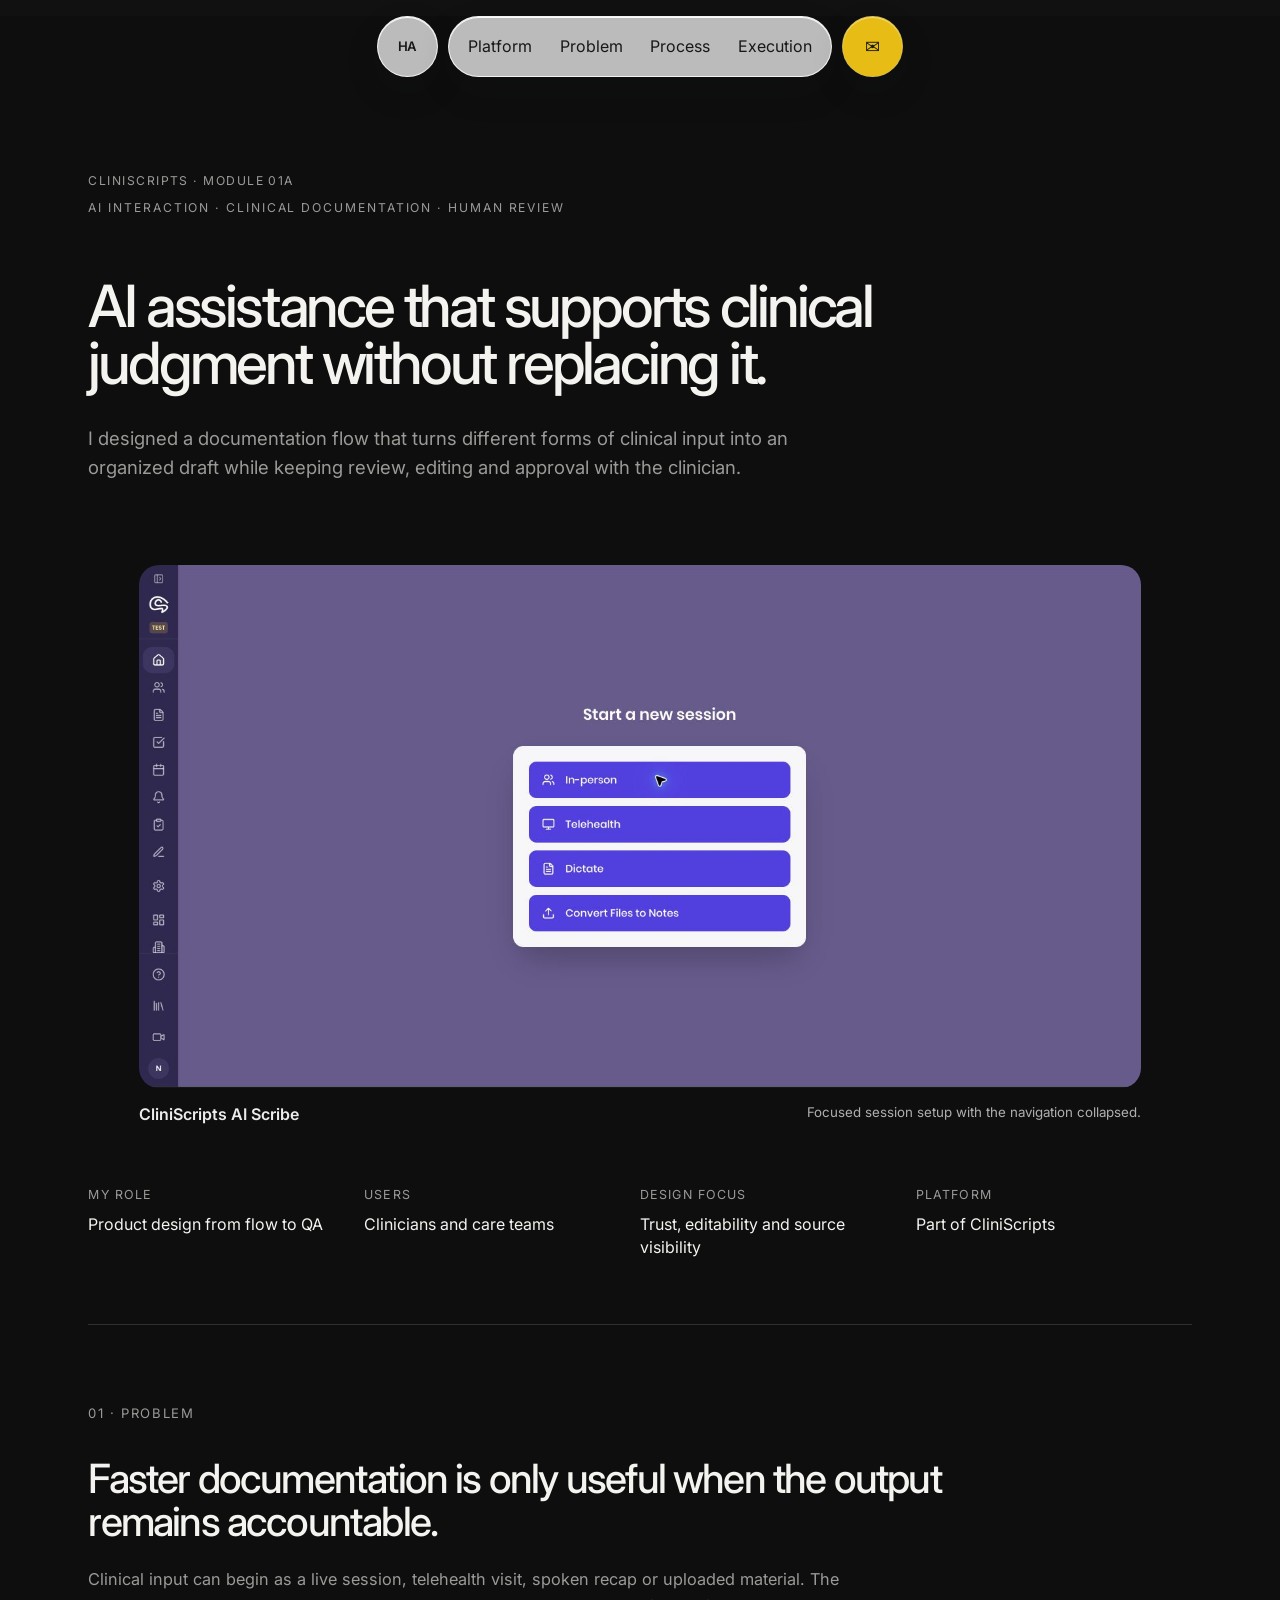
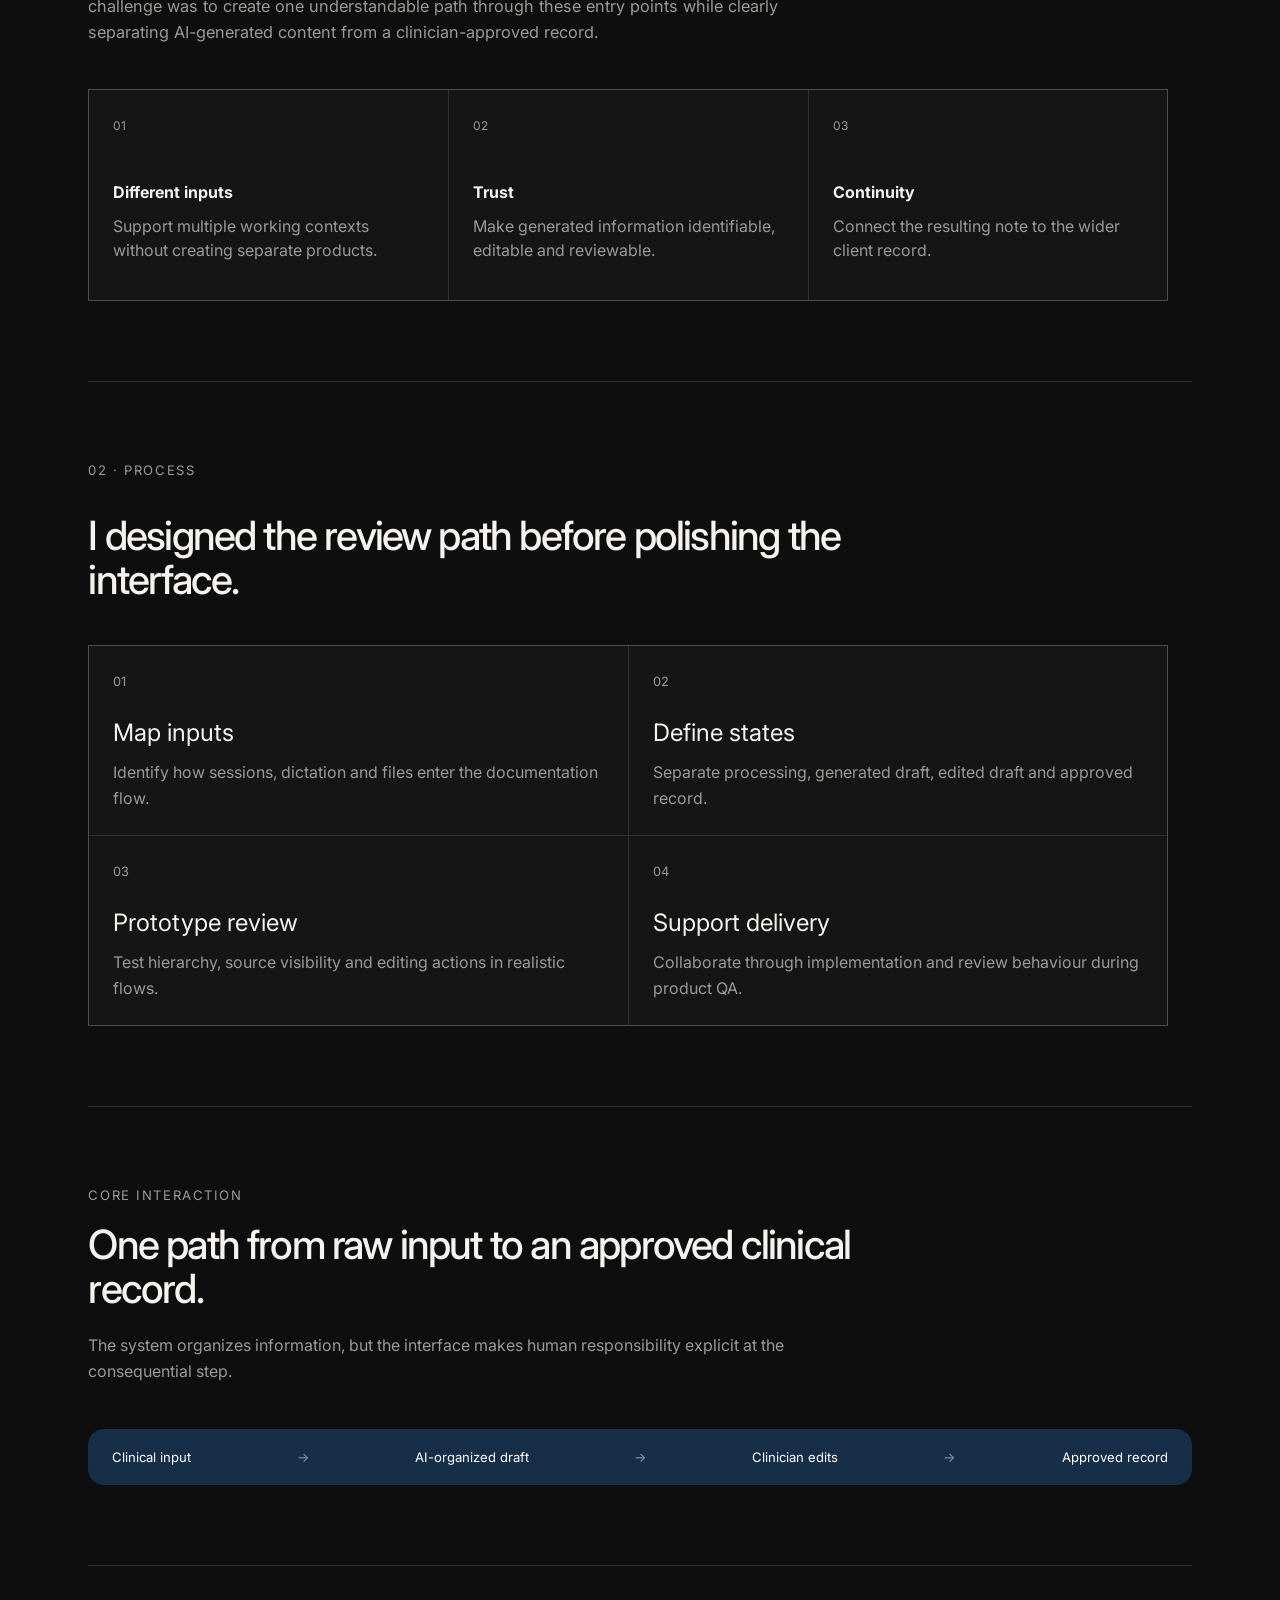
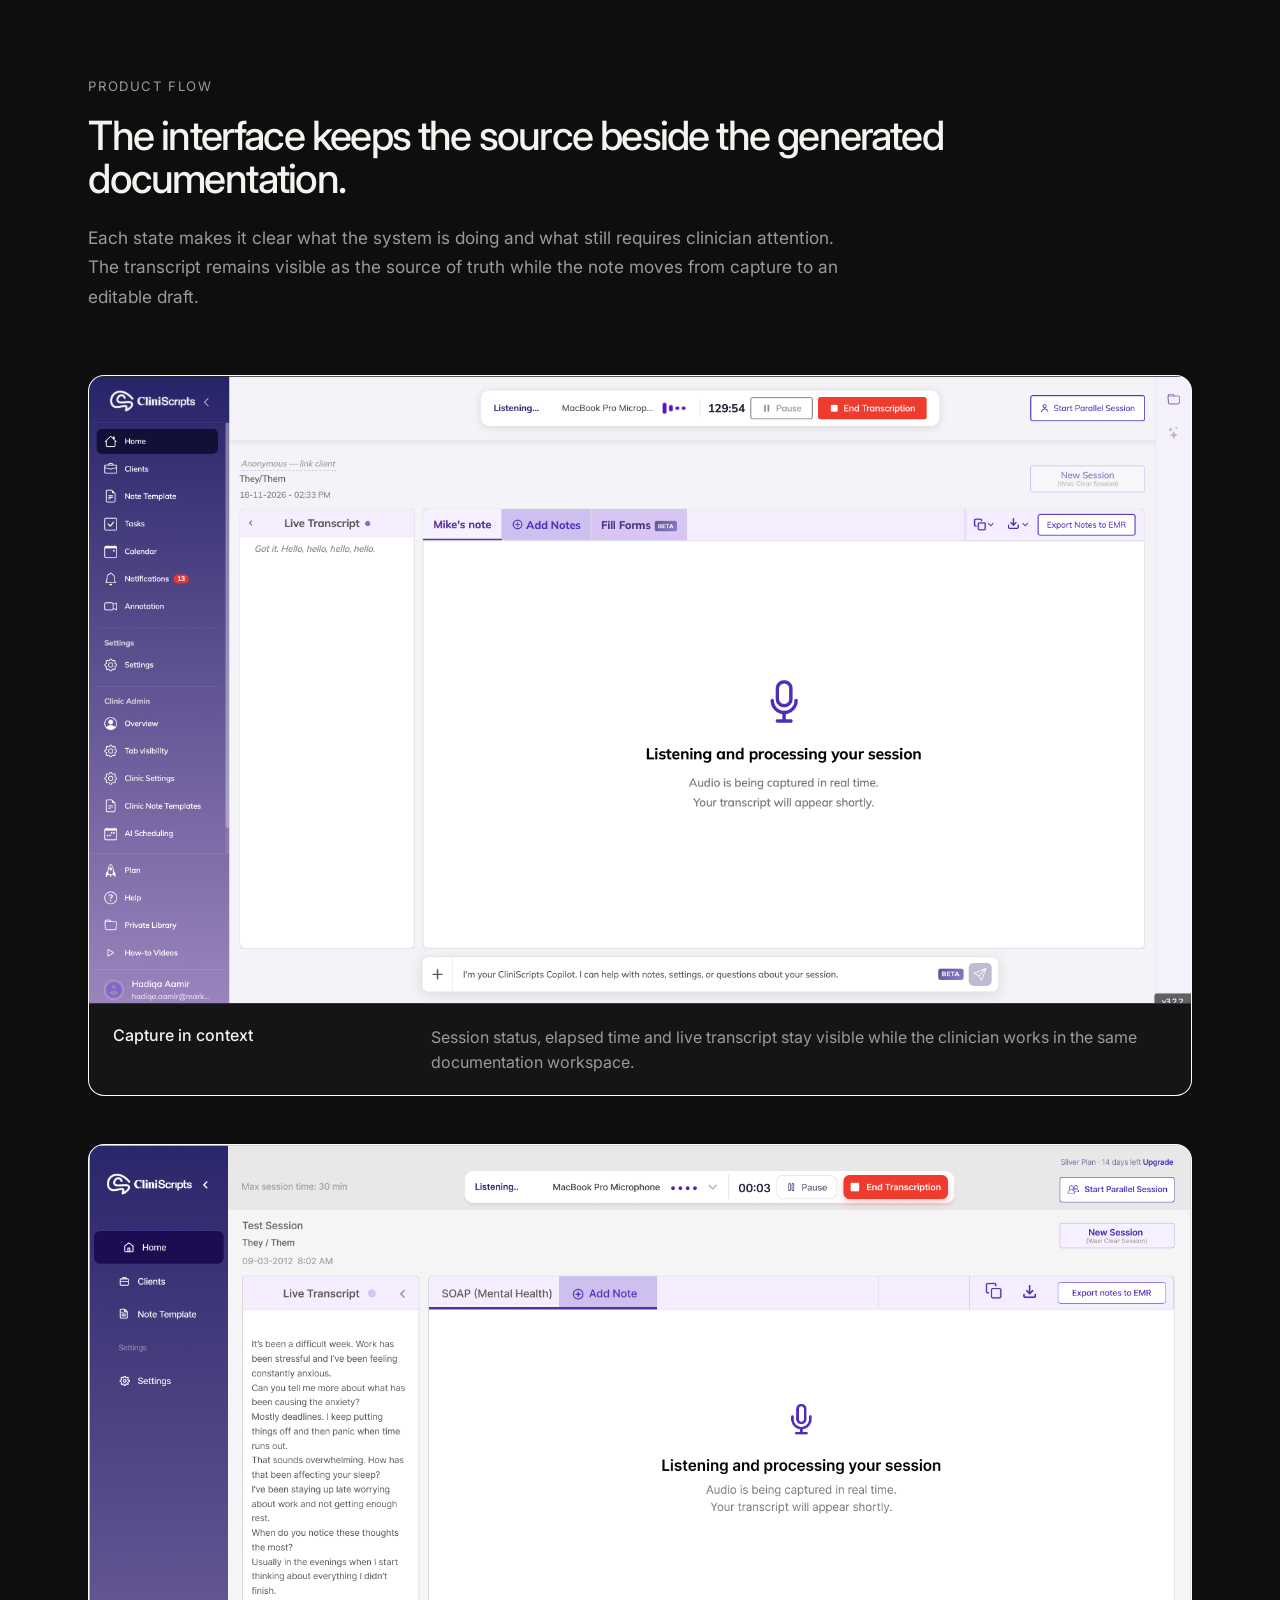
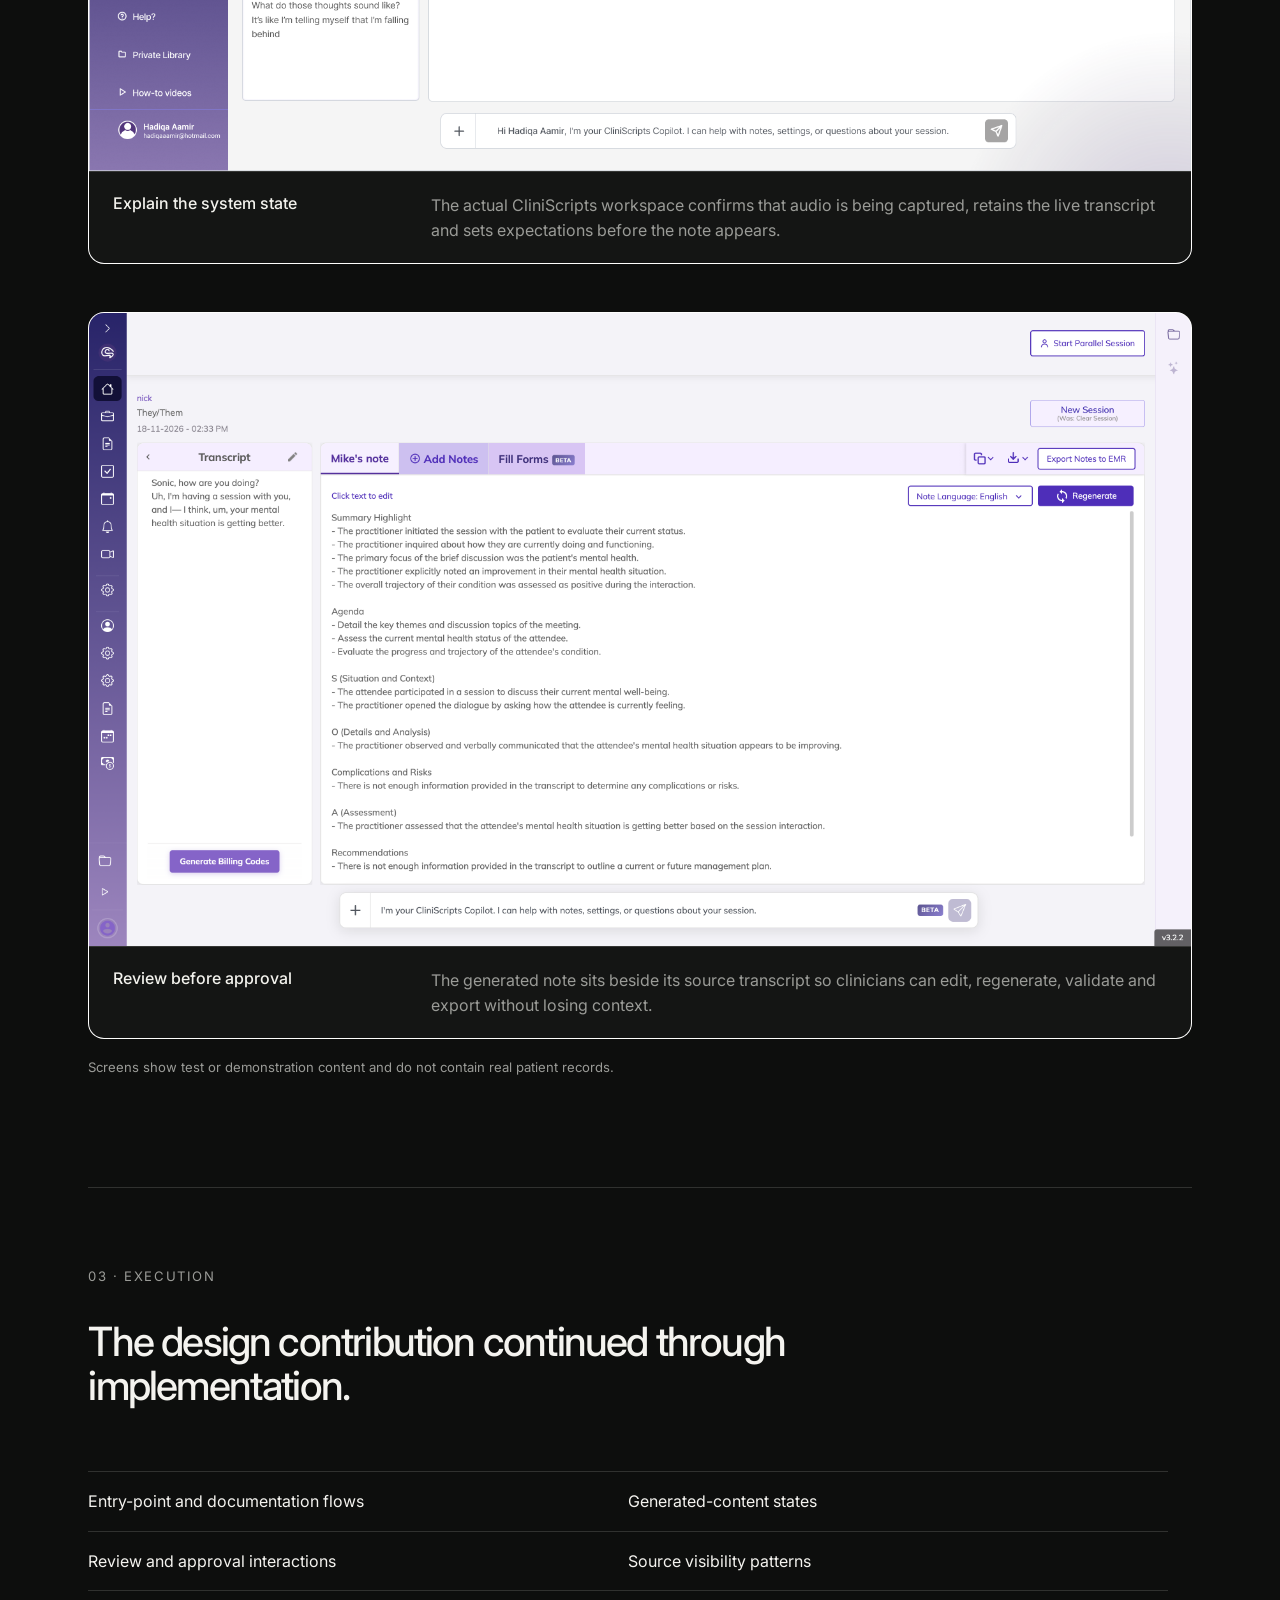
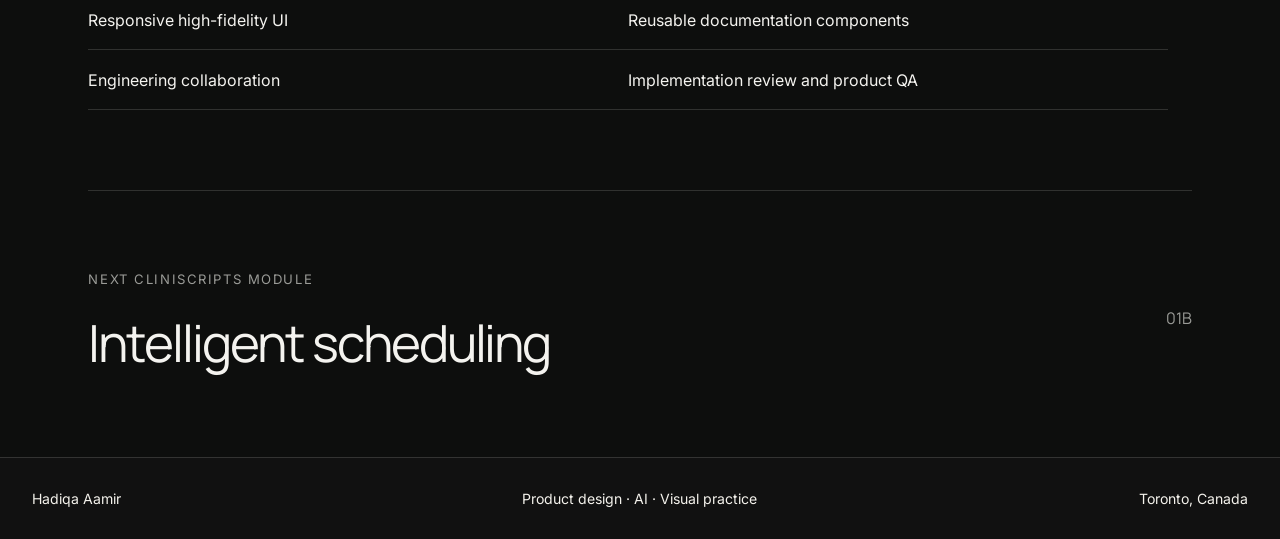
<file: projects/ai-clinical-documentation.html>
<!doctype html>
<html lang="en">
<head>
  <meta charset="UTF-8" /><meta name="viewport" content="width=device-width, initial-scale=1.0" />
  <meta name="description" content="Designing human-reviewed AI clinical documentation within the CliniScripts healthcare platform." />
  <title>AI Clinical Documentation | Hadiqa Aamir</title><link rel="canonical" href="https://hadiqaaamir.com/projects/ai-clinical-documentation" /><meta name="theme-color" content="#111111" />
  <link rel="preconnect" href="https://fonts.googleapis.com" /><link rel="preconnect" href="https://fonts.gstatic.com" crossorigin /><link href="https://fonts.googleapis.com/css2?family=Inter:wght@400;500;600&family=Manrope:wght@400;500;600;700&display=swap" rel="stylesheet" />
  <link rel="stylesheet" href="../styles.css" /><link rel="stylesheet" href="../case-study.css?v=6" />
</head>
<body class="case-study-page cliniscripts-case aba-care-case ai-scribe-case">
<a class="skip-link" href="#case-content">Skip to case study</a>
<header class="site-header"><a class="wordmark" href="../index.html">HA</a><nav aria-label="Case study navigation"><a href="cliniscripts.html">Platform</a><a href="#problem">Problem</a><a href="#process">Process</a><a href="#execution">Execution</a></nav><a class="header-contact" href="mailto:hadiqaaamir@hotmail.com" aria-label="Email Hadiqa">✉</a></header>
<main id="case-content" class="case-main">
  <section class="case-hero" data-reveal><div class="case-kicker"><p class="eyebrow">CliniScripts · Module 01A</p><p>AI interaction · Clinical documentation · Human review</p></div><h1>AI assistance that supports clinical judgment without replacing it.</h1><p class="case-intro">I designed a documentation flow that turns different forms of clinical input into an organized draft while keeping review, editing and approval with the clinician.</p></section>
  <figure class="case-cover product-shot" data-reveal>
    <div class="ai-scribe-cover-frame"><img src="../assets/cliniscripts/ai-scribe-collapsed-nav.jpg" alt="CliniScripts AI Scribe new-session workspace with the primary navigation collapsed to icons" /></div>
    <figcaption><span>CliniScripts AI Scribe</span><small>Focused session setup with the navigation collapsed.</small></figcaption>
  </figure>
  <section class="case-facts" data-reveal><div><span>My role</span><p>Product design from flow to QA</p></div><div><span>Users</span><p>Clinicians and care teams</p></div><div><span>Design focus</span><p>Trust, editability and source visibility</p></div><div><span>Platform</span><p>Part of CliniScripts</p></div></section>
  <section class="case-section" id="problem" data-reveal><p class="eyebrow">01 · Problem</p><div><h2>Faster documentation is only useful when the output remains accountable.</h2><p>Clinical input can begin as a live session, telehealth visit, spoken recap or uploaded material. The challenge was to create one understandable path through these entry points while clearly separating AI-generated content from a clinician-approved record.</p><div class="challenge-row"><article><span>01</span><strong>Different inputs</strong><p>Support multiple working contexts without creating separate products.</p></article><article><span>02</span><strong>Trust</strong><p>Make generated information identifiable, editable and reviewable.</p></article><article><span>03</span><strong>Continuity</strong><p>Connect the resulting note to the wider client record.</p></article></div></div></section>
  <section class="case-section" id="process" data-reveal><p class="eyebrow">02 · Process</p><div><h2>I designed the review path before polishing the interface.</h2><div class="process-grid"><article><span>01</span><h3>Map inputs</h3><p>Identify how sessions, dictation and files enter the documentation flow.</p></article><article><span>02</span><h3>Define states</h3><p>Separate processing, generated draft, edited draft and approved record.</p></article><article><span>03</span><h3>Prototype review</h3><p>Test hierarchy, source visibility and editing actions in realistic flows.</p></article><article><span>04</span><h3>Support delivery</h3><p>Collaborate through implementation and review behaviour during product QA.</p></article></div></div></section>
  <section class="flow-section" data-reveal><div class="section-heading case-section-heading"><p class="eyebrow">Core interaction</p><h2>One path from raw input to an approved clinical record.</h2><p>The system organizes information, but the interface makes human responsibility explicit at the consequential step.</p></div><div class="decision-flow"><span>Clinical input</span><b>→</b><span>AI-organized draft</span><b>→</b><span>Clinician edits</span><b>→</b><span>Approved record</span></div></section>
  <section class="scribe-screen-story" aria-labelledby="scribe-screen-story-title" data-reveal>
    <div class="section-heading case-section-heading"><p class="eyebrow">Product flow</p><h2 id="scribe-screen-story-title">The interface keeps the source beside the generated documentation.</h2><p>Each state makes it clear what the system is doing and what still requires clinician attention. The transcript remains visible as the source of truth while the note moves from capture to an editable draft.</p></div>
    <div class="scribe-screen-stack">
      <figure><img src="../assets/cliniscripts/ai-scribe-live-capture.png" alt="CliniScripts AI Scribe during a live session with transcription controls and the transcript visible beside the note workspace" loading="lazy" decoding="async" /><figcaption><strong>Capture in context</strong><span>Session status, elapsed time and live transcript stay visible while the clinician works in the same documentation workspace.</span></figcaption></figure>
      <figure><img src="../assets/cliniscripts/v8-live-session-1728x982.png" alt="CliniScripts AI Scribe listening and processing a live session with the live transcript visible" loading="lazy" decoding="async" /><figcaption><strong>Explain the system state</strong><span>The actual CliniScripts workspace confirms that audio is being captured, retains the live transcript and sets expectations before the note appears.</span></figcaption></figure>
      <figure><img src="../assets/cliniscripts/ai-scribe-generated-note.png" alt="CliniScripts AI Scribe showing a source transcript beside an editable generated clinical note" loading="lazy" decoding="async" /><figcaption><strong>Review before approval</strong><span>The generated note sits beside its source transcript so clinicians can edit, regenerate, validate and export without losing context.</span></figcaption></figure>
    </div>
    <p class="demo-content-note">Screens show test or demonstration content and do not contain real patient records.</p>
  </section>
  <section class="case-section execution-section" id="execution" data-reveal><p class="eyebrow">03 · Execution</p><div><h2>The design contribution continued through implementation.</h2><ul class="contribution-list"><li>Entry-point and documentation flows</li><li>Generated-content states</li><li>Review and approval interactions</li><li>Source visibility patterns</li><li>Responsive high-fidelity UI</li><li>Reusable documentation components</li><li>Engineering collaboration</li><li>Implementation review and product QA</li></ul></div></section>
  <section class="case-next"><p class="eyebrow">Next CliniScripts module</p><a href="intelligent-scheduling.html">Intelligent scheduling <span>01B</span></a></section>
</main><footer><p>Hadiqa Aamir</p><p>Product design · AI · Visual practice</p><p>Toronto, Canada</p></footer><script src="../script.js"></script>
</body></html>
</file>
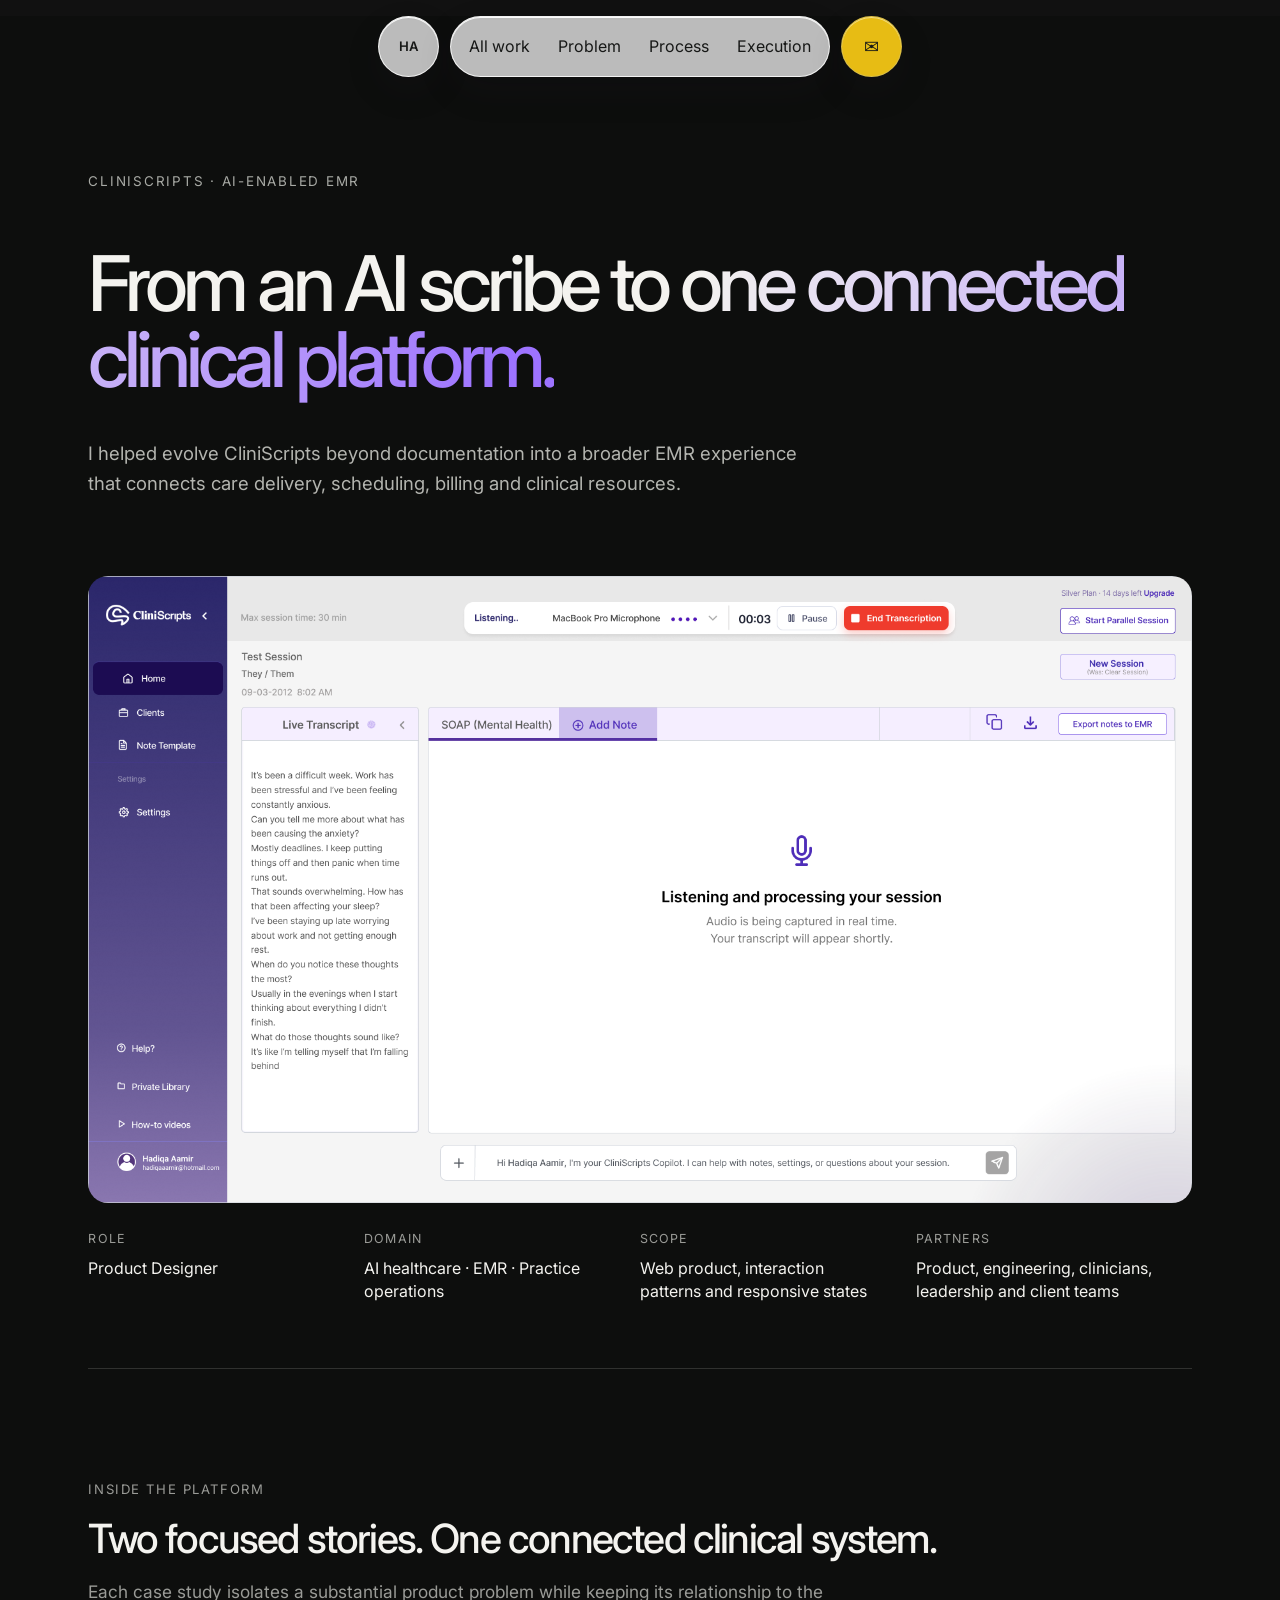
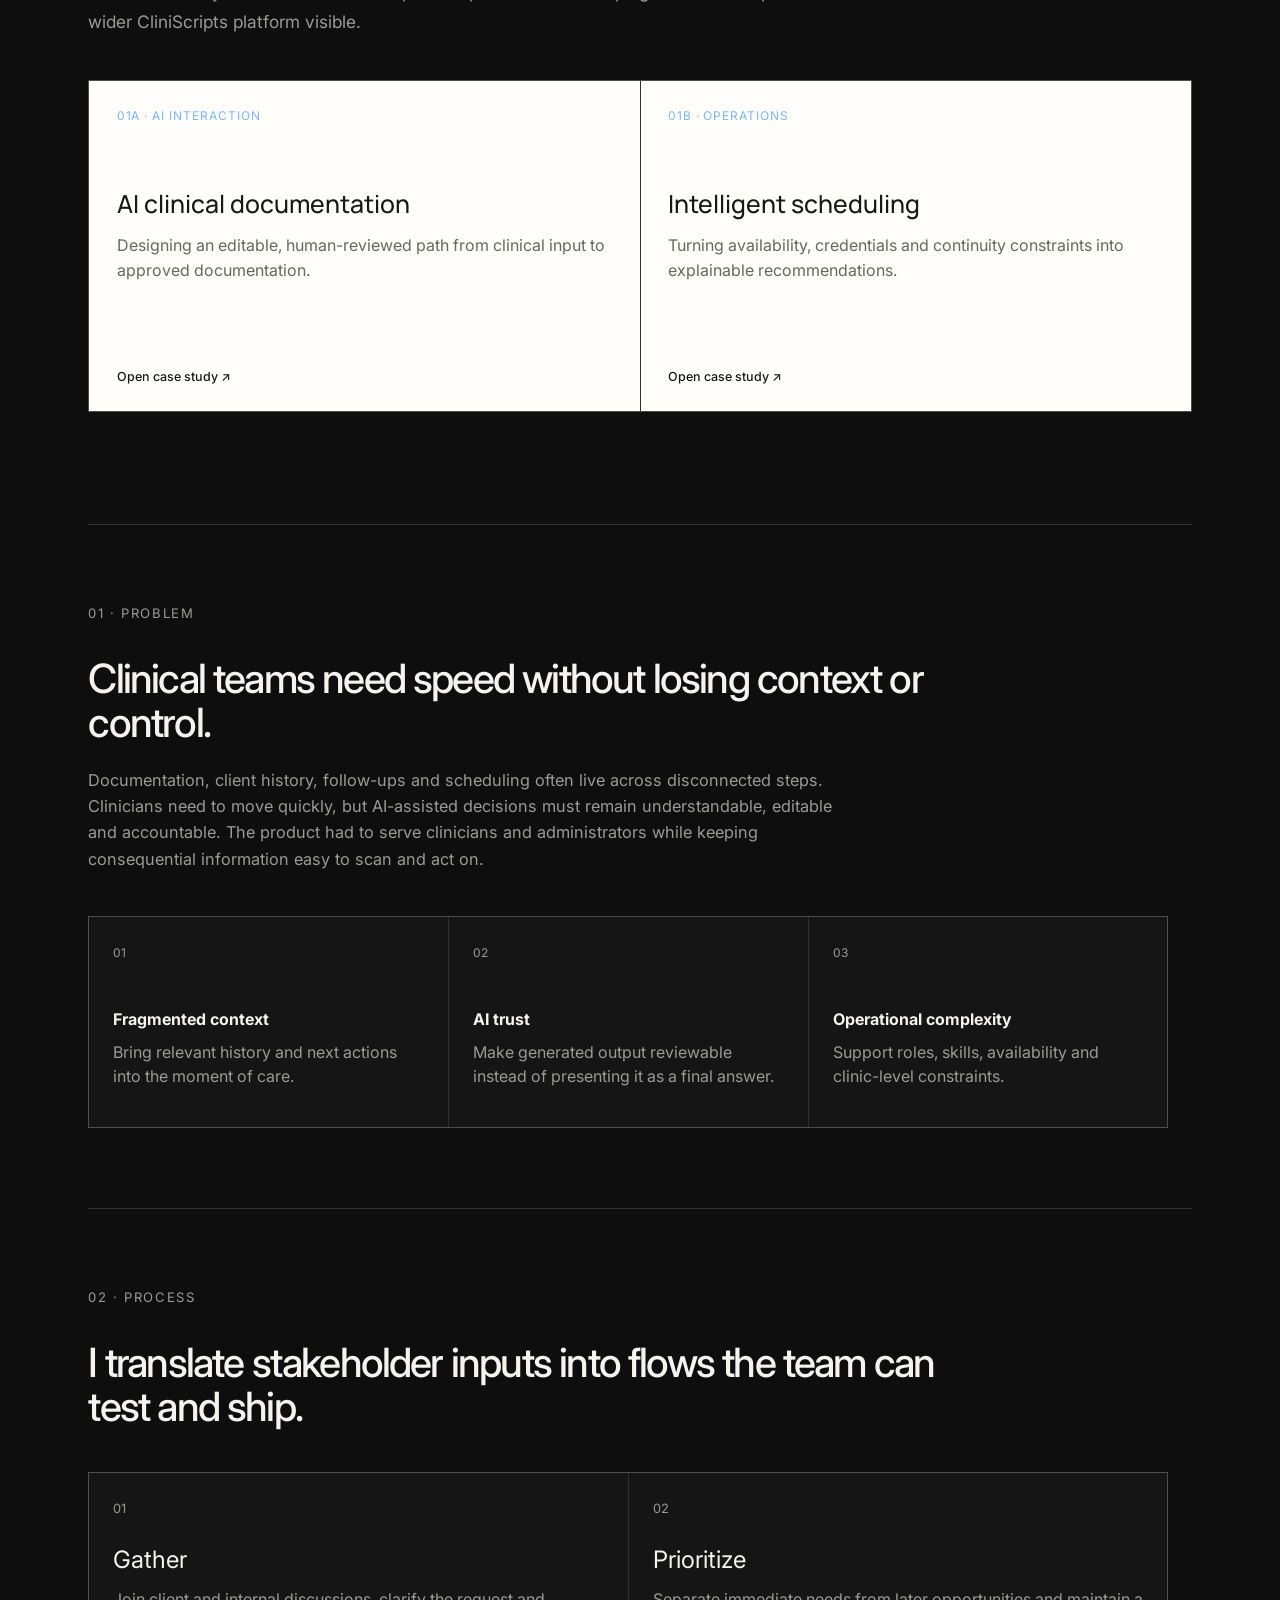
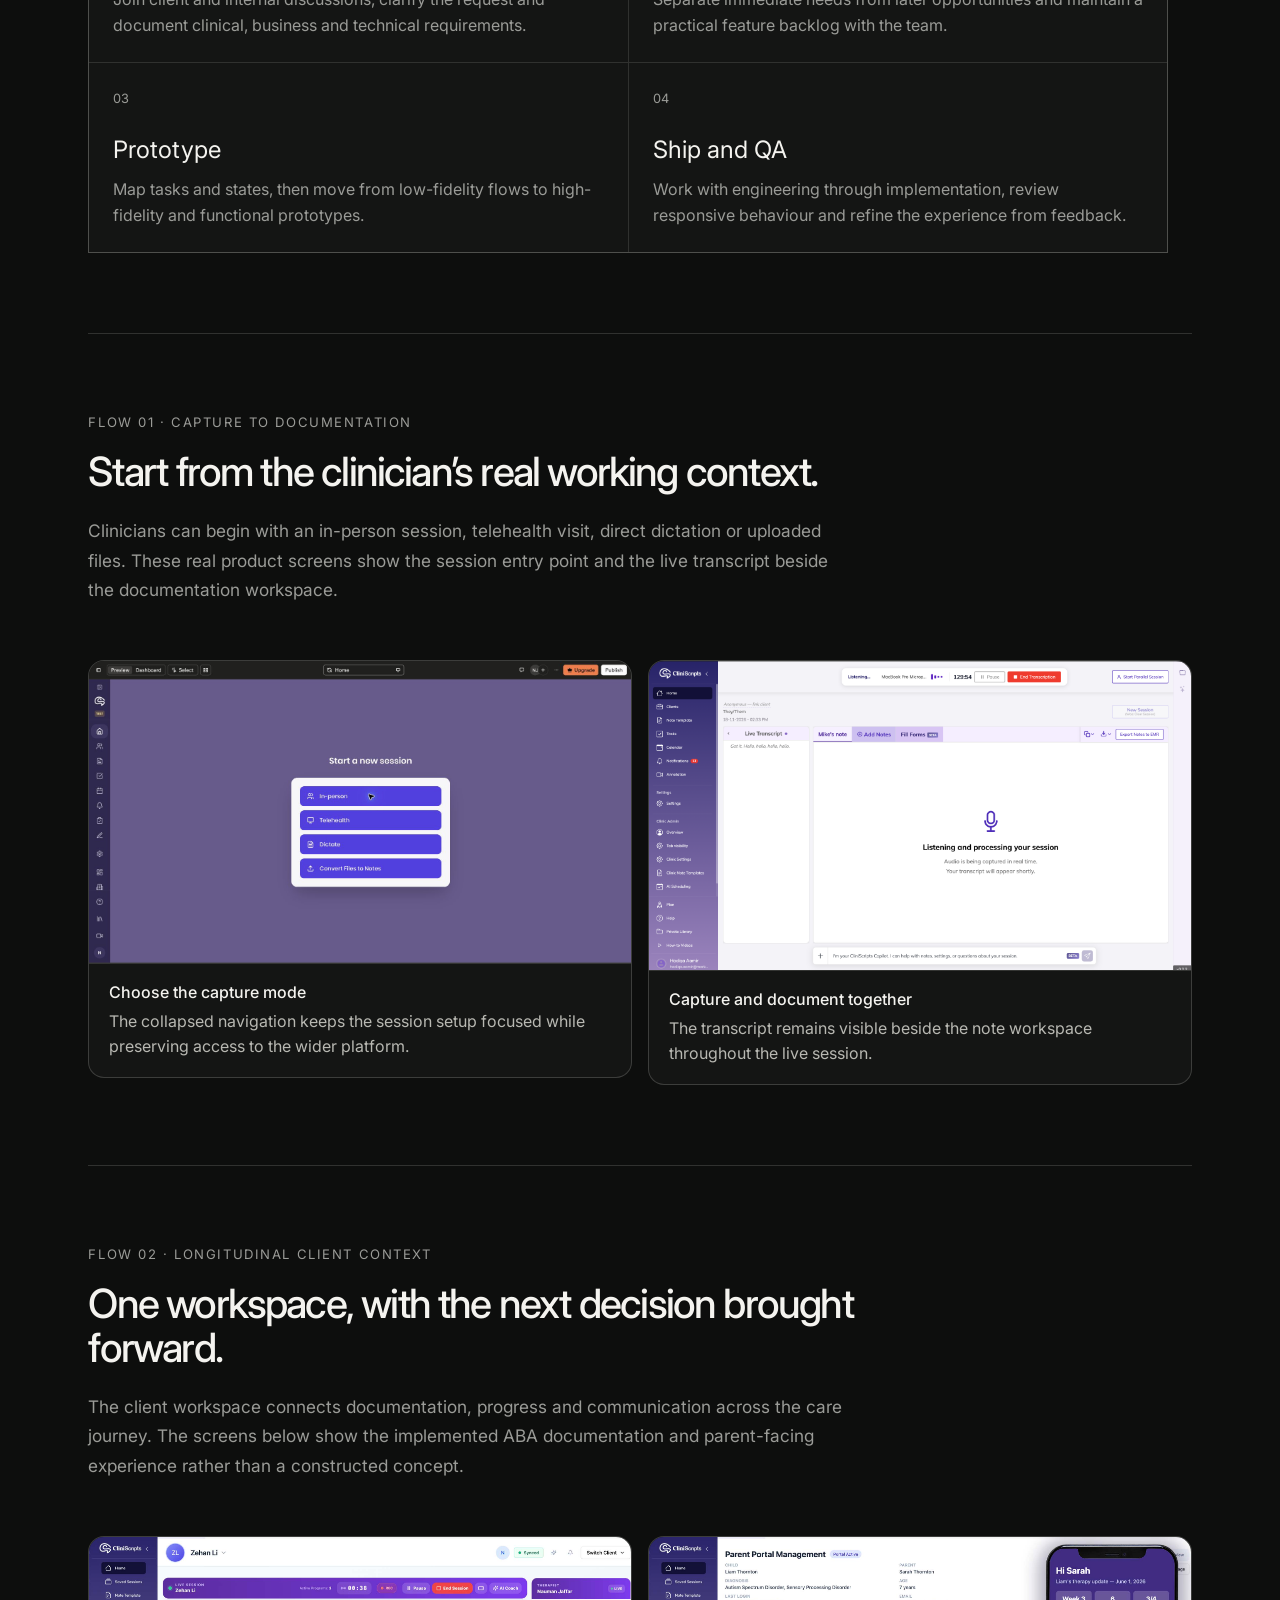
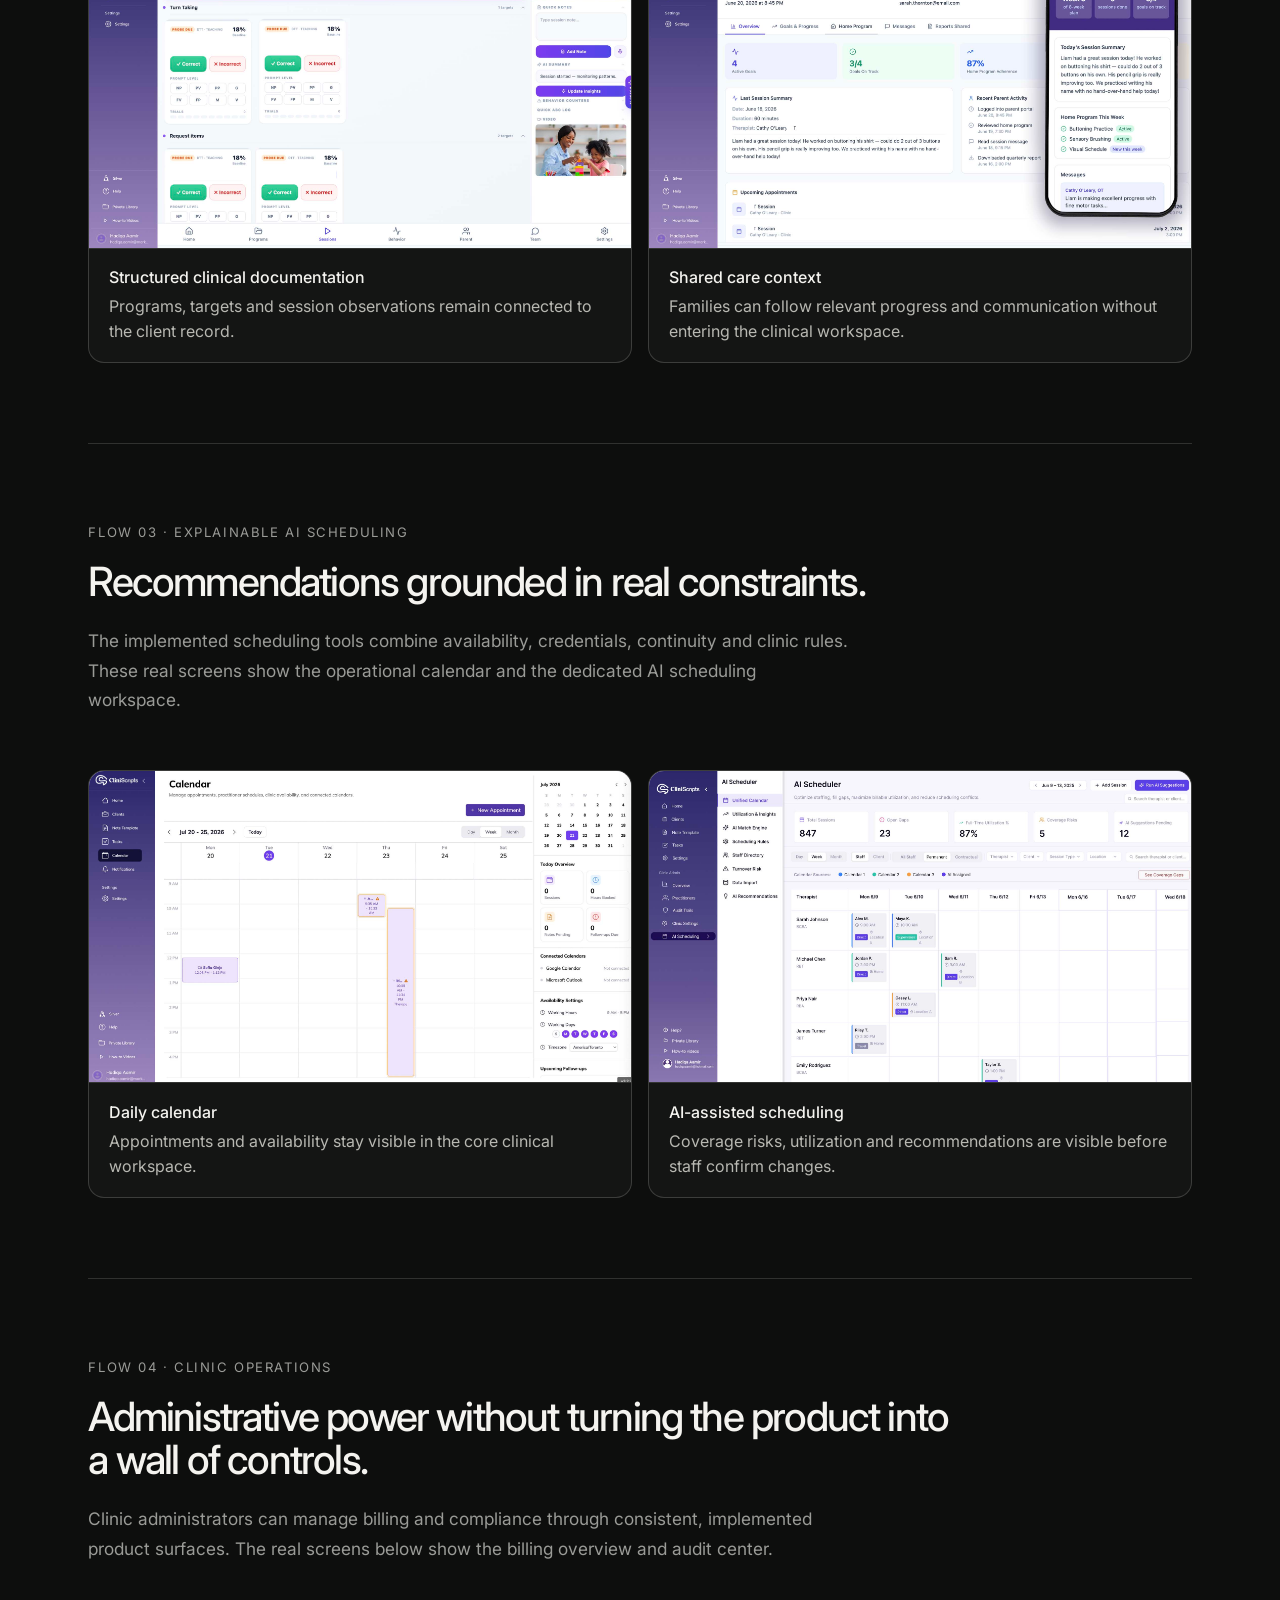
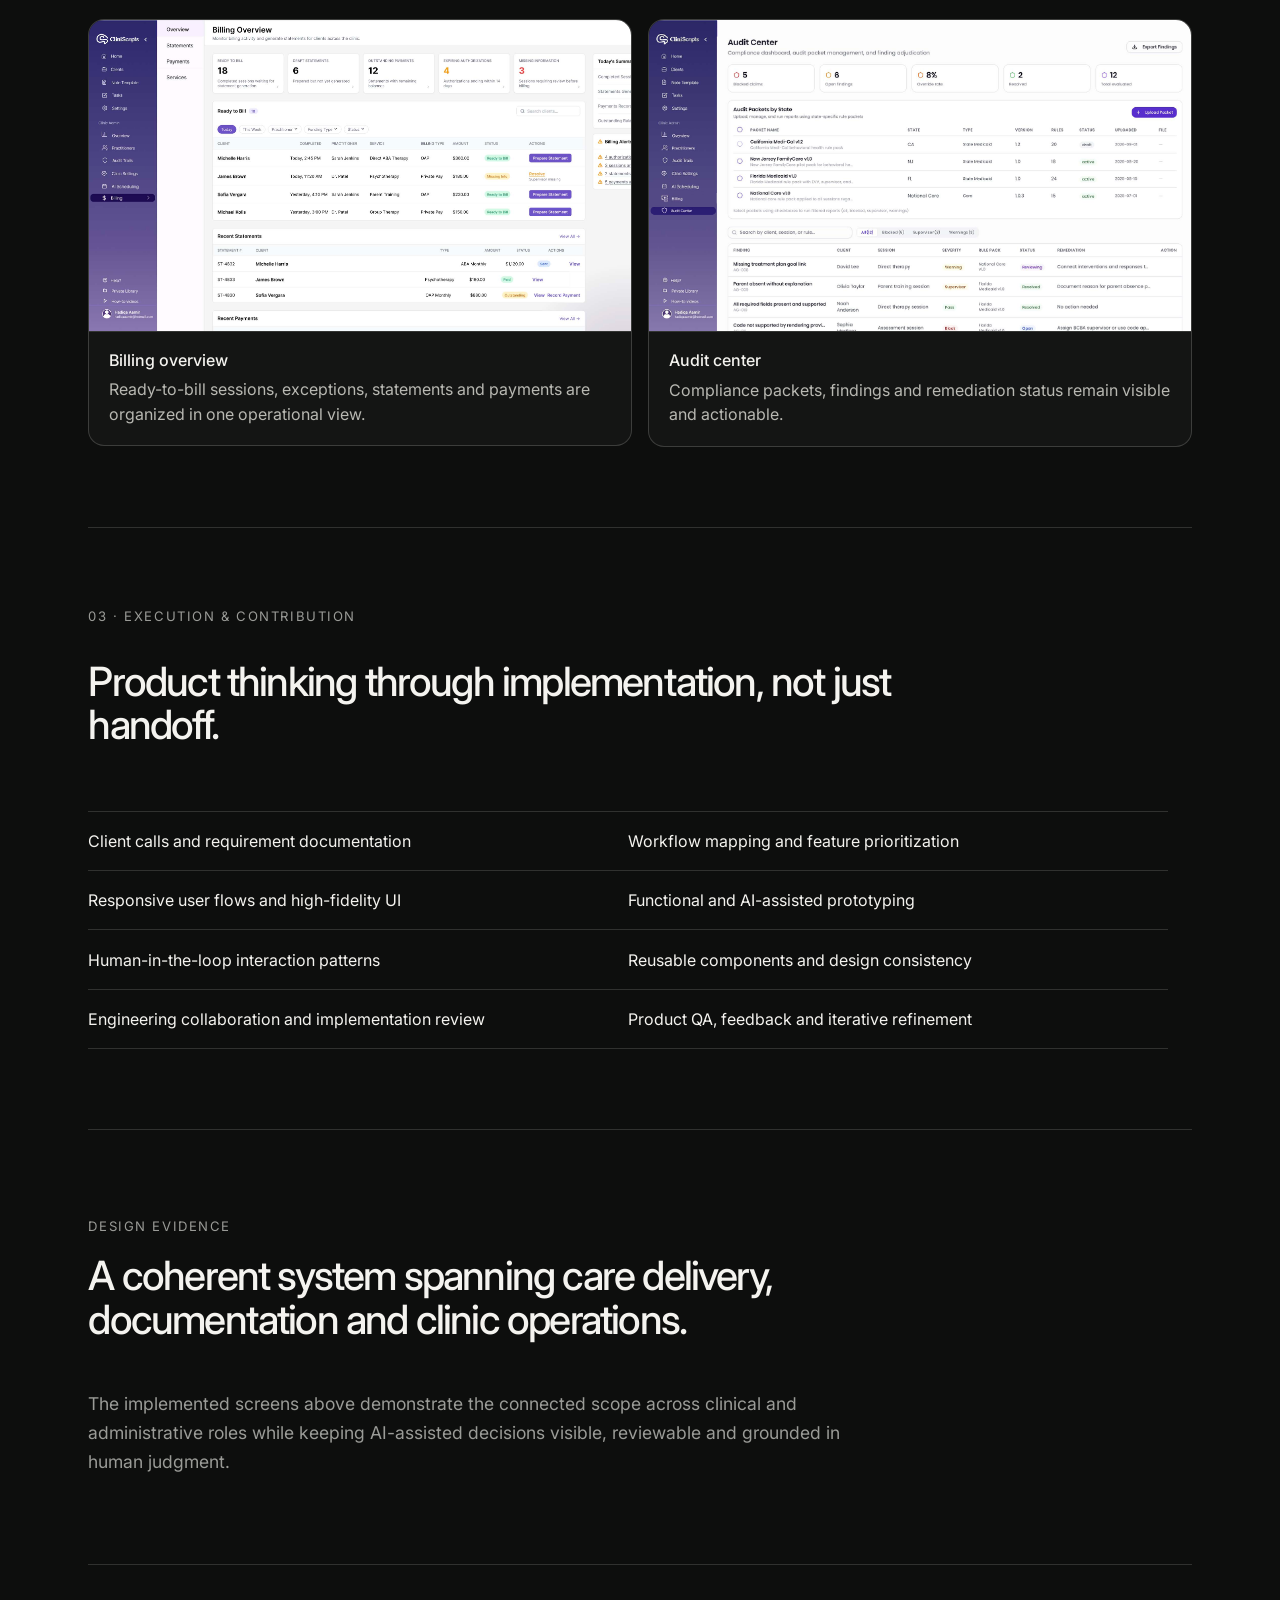
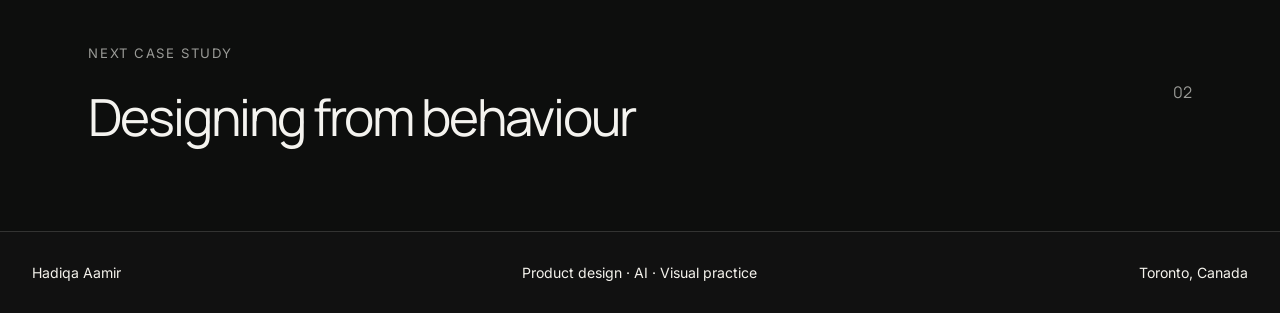
<file: projects/cliniscripts.html>
<!doctype html>
<html lang="en">
<head>
  <meta charset="UTF-8" />
  <meta name="viewport" content="width=device-width, initial-scale=1.0" />
  <meta name="description" content="CliniScripts platform overview: connected AI documentation, intelligent scheduling and EMR workflows." />
  <title>CliniScripts Platform | Hadiqa Aamir</title>
  <link rel="canonical" href="https://hadiqaaamir.com/projects/cliniscripts" />
  <meta name="theme-color" content="#111111" />
  <meta property="og:type" content="article" />
  <meta property="og:title" content="CliniScripts | AI Healthcare Product Design" />
  <meta property="og:description" content="A connected healthcare platform spanning AI documentation, intelligent scheduling and EMR workflows." />
  <meta property="og:url" content="https://hadiqaaamir.com/projects/cliniscripts" />
  <meta property="og:site_name" content="Hadiqa Aamir" />
  <meta name="twitter:card" content="summary" />
  <link rel="preconnect" href="https://fonts.googleapis.com" />
  <link rel="preconnect" href="https://fonts.gstatic.com" crossorigin />
  <link href="https://fonts.googleapis.com/css2?family=Inter:wght@400;500;600&family=Manrope:wght@400;500;600;700&display=swap" rel="stylesheet" />
  <link rel="icon" type="image/svg+xml" href="../favicon.svg" />
  <link rel="stylesheet" href="../styles.css" /><link rel="stylesheet" href="../case-study.css?v=7" />
</head>
<body class="case-study-page cliniscripts-case aba-care-case">
<a class="skip-link" href="#case-content">Skip to case study</a>
<header class="site-header"><a class="wordmark" href="../index.html">HA</a><nav aria-label="Case study navigation"><a href="../index.html#work">All work</a><a href="#problem">Problem</a><a href="#process">Process</a><a href="#execution">Execution</a></nav><a class="header-contact" href="mailto:hadiqaaamir@hotmail.com" aria-label="Email Hadiqa">✉</a></header>
<main id="case-content" class="case-main">
  <section class="case-hero cs-platform-hero" data-reveal aria-labelledby="cliniscripts-title">
    <img class="cs-platform-hero-image" src="../assets/cliniscripts/v8-live-session-1728x982.png" alt="Real CliniScripts live-session workspace with transcript and documentation controls" />
    <div class="cs-platform-hero-copy">
      <p class="eyebrow">CliniScripts · AI-enabled EMR</p>
      <h1 id="cliniscripts-title">From an AI scribe to <span>one connected clinical platform.</span></h1>
      <p class="case-intro">I helped evolve CliniScripts beyond documentation into a broader EMR experience that connects care delivery, scheduling, billing and clinical resources.</p>
    </div>
  </section>

  <section class="case-facts" data-reveal><div><span>Role</span><p>Product Designer</p></div><div><span>Domain</span><p>AI healthcare · EMR · Practice operations</p></div><div><span>Scope</span><p>Web product, interaction patterns and responsive states</p></div><div><span>Partners</span><p>Product, engineering, clinicians, leadership and client teams</p></div></section>

  <section class="platform-modules" data-reveal aria-labelledby="module-title">
    <div class="section-heading case-section-heading"><p class="eyebrow">Inside the platform</p><div><h2 id="module-title">Two focused stories. One connected clinical system.</h2><p>Each case study isolates a substantial product problem while keeping its relationship to the wider CliniScripts platform visible.</p></div></div>
    <div class="module-grid">
      <a href="ai-clinical-documentation.html"><span>01A · AI interaction</span><strong>AI clinical documentation</strong><p>Designing an editable, human-reviewed path from clinical input to approved documentation.</p><b>Open case study ↗</b></a>
      <a href="intelligent-scheduling.html"><span>01B · Operations</span><strong>Intelligent scheduling</strong><p>Turning availability, credentials and continuity constraints into explainable recommendations.</p><b>Open case study ↗</b></a>
    </div>
  </section>

  <section class="case-section case-context" id="problem" data-reveal><p class="eyebrow">01 · Problem</p><div><h2>Clinical teams need speed without losing context or control.</h2><p>Documentation, client history, follow-ups and scheduling often live across disconnected steps. Clinicians need to move quickly, but AI-assisted decisions must remain understandable, editable and accountable. The product had to serve clinicians and administrators while keeping consequential information easy to scan and act on.</p><div class="challenge-row"><article><span>01</span><strong>Fragmented context</strong><p>Bring relevant history and next actions into the moment of care.</p></article><article><span>02</span><strong>AI trust</strong><p>Make generated output reviewable instead of presenting it as a final answer.</p></article><article><span>03</span><strong>Operational complexity</strong><p>Support roles, skills, availability and clinic-level constraints.</p></article></div></div></section>

  <section class="case-section" id="process" data-reveal><p class="eyebrow">02 · Process</p><div><h2>I translate stakeholder inputs into flows the team can test and ship.</h2><div class="process-grid"><article><span>01</span><h3>Gather</h3><p>Join client and internal discussions, clarify the request and document clinical, business and technical requirements.</p></article><article><span>02</span><h3>Prioritize</h3><p>Separate immediate needs from later opportunities and maintain a practical feature backlog with the team.</p></article><article><span>03</span><h3>Prototype</h3><p>Map tasks and states, then move from low-fidelity flows to high-fidelity and functional prototypes.</p></article><article><span>04</span><h3>Ship and QA</h3><p>Work with engineering through implementation, review responsive behaviour and refine the experience from feedback.</p></article></div></div></section>

  <section class="flow-section cs-feature" data-reveal><div class="section-heading case-section-heading"><p class="eyebrow">Flow 01 · Capture to documentation</p><h2>Start from the clinician’s real working context.</h2><p>Clinicians can begin with an in-person session, telehealth visit, direct dictation or uploaded files. These real product screens show the session entry point and the live transcript beside the documentation workspace.</p></div><div class="cliniscripts-screen-grid"><figure><img src="../assets/cliniscripts/ai-scribe-collapsed-nav.jpg" alt="CliniScripts session entry screen with collapsed navigation" /><figcaption><strong>Choose the capture mode</strong><span>The collapsed navigation keeps the session setup focused while preserving access to the wider platform.</span></figcaption></figure><figure><img src="../assets/cliniscripts/ai-scribe-live-capture.png" alt="CliniScripts live capture workspace with transcript and note area" /><figcaption><strong>Capture and document together</strong><span>The transcript remains visible beside the note workspace throughout the live session.</span></figcaption></figure></div></section>

  <section class="flow-section cs-feature" data-reveal><div class="section-heading case-section-heading"><p class="eyebrow">Flow 02 · Longitudinal client context</p><h2>One workspace, with the next decision brought forward.</h2><p>The client workspace connects documentation, progress and communication across the care journey. The screens below show the implemented ABA documentation and parent-facing experience rather than a constructed concept.</p></div><div class="cliniscripts-screen-grid"><figure><img src="../assets/cliniscripts/aba-documentation.jpg" alt="CliniScripts ABA documentation workspace" /><figcaption><strong>Structured clinical documentation</strong><span>Programs, targets and session observations remain connected to the client record.</span></figcaption></figure><figure><img src="../assets/cliniscripts/parent-portal.jpg" alt="CliniScripts parent portal interface" /><figcaption><strong>Shared care context</strong><span>Families can follow relevant progress and communication without entering the clinical workspace.</span></figcaption></figure></div></section>

  <section class="flow-section cs-feature" data-reveal><div class="section-heading case-section-heading"><p class="eyebrow">Flow 03 · Explainable AI scheduling</p><h2>Recommendations grounded in real constraints.</h2><p>The implemented scheduling tools combine availability, credentials, continuity and clinic rules. These real screens show the operational calendar and the dedicated AI scheduling workspace.</p></div><div class="cliniscripts-screen-grid"><figure><img src="../assets/cliniscripts/calendar.jpg" alt="CliniScripts calendar interface" /><figcaption><strong>Daily calendar</strong><span>Appointments and availability stay visible in the core clinical workspace.</span></figcaption></figure><figure><img src="../assets/cliniscripts/ai-scheduler.jpg" alt="CliniScripts AI Scheduler unified calendar and utilization view" /><figcaption><strong>AI-assisted scheduling</strong><span>Coverage risks, utilization and recommendations are visible before staff confirm changes.</span></figcaption></figure></div></section>

  <section class="flow-section cs-feature" data-reveal><div class="section-heading case-section-heading"><p class="eyebrow">Flow 04 · Clinic operations</p><h2>Administrative power without turning the product into a wall of controls.</h2><p>Clinic administrators can manage billing and compliance through consistent, implemented product surfaces. The real screens below show the billing overview and audit center.</p></div><div class="cliniscripts-screen-grid"><figure><img src="../assets/cliniscripts/billing.jpg" alt="CliniScripts billing overview" /><figcaption><strong>Billing overview</strong><span>Ready-to-bill sessions, exceptions, statements and payments are organized in one operational view.</span></figcaption></figure><figure><img src="../assets/cliniscripts/audit-center.png" alt="CliniScripts audit center" /><figcaption><strong>Audit center</strong><span>Compliance packets, findings and remediation status remain visible and actionable.</span></figcaption></figure></div></section>

  <section class="case-section execution-section" id="execution" data-reveal><p class="eyebrow">03 · Execution &amp; contribution</p><div><h2>Product thinking through implementation, not just handoff.</h2><ul class="contribution-list"><li>Client calls and requirement documentation</li><li>Workflow mapping and feature prioritization</li><li>Responsive user flows and high-fidelity UI</li><li>Functional and AI-assisted prototyping</li><li>Human-in-the-loop interaction patterns</li><li>Reusable components and design consistency</li><li>Engineering collaboration and implementation review</li><li>Product QA, feedback and iterative refinement</li></ul></div></section>

  <section class="case-outcome execution-outcome" data-reveal><p class="eyebrow">Design evidence</p><h2>A coherent system spanning care delivery, documentation and clinic operations.</h2><p>The implemented screens above demonstrate the connected scope across clinical and administrative roles while keeping AI-assisted decisions visible, reviewable and grounded in human judgment.</p></section>
  <section class="case-next"><p class="eyebrow">Next case study</p><a href="designing-from-behaviour.html">Designing from behaviour <span>02</span></a></section>
</main>
<footer><p>Hadiqa Aamir</p><p>Product design · AI · Visual practice</p><p>Toronto, Canada</p></footer><script src="../script.js"></script>
</body></html>
</file>
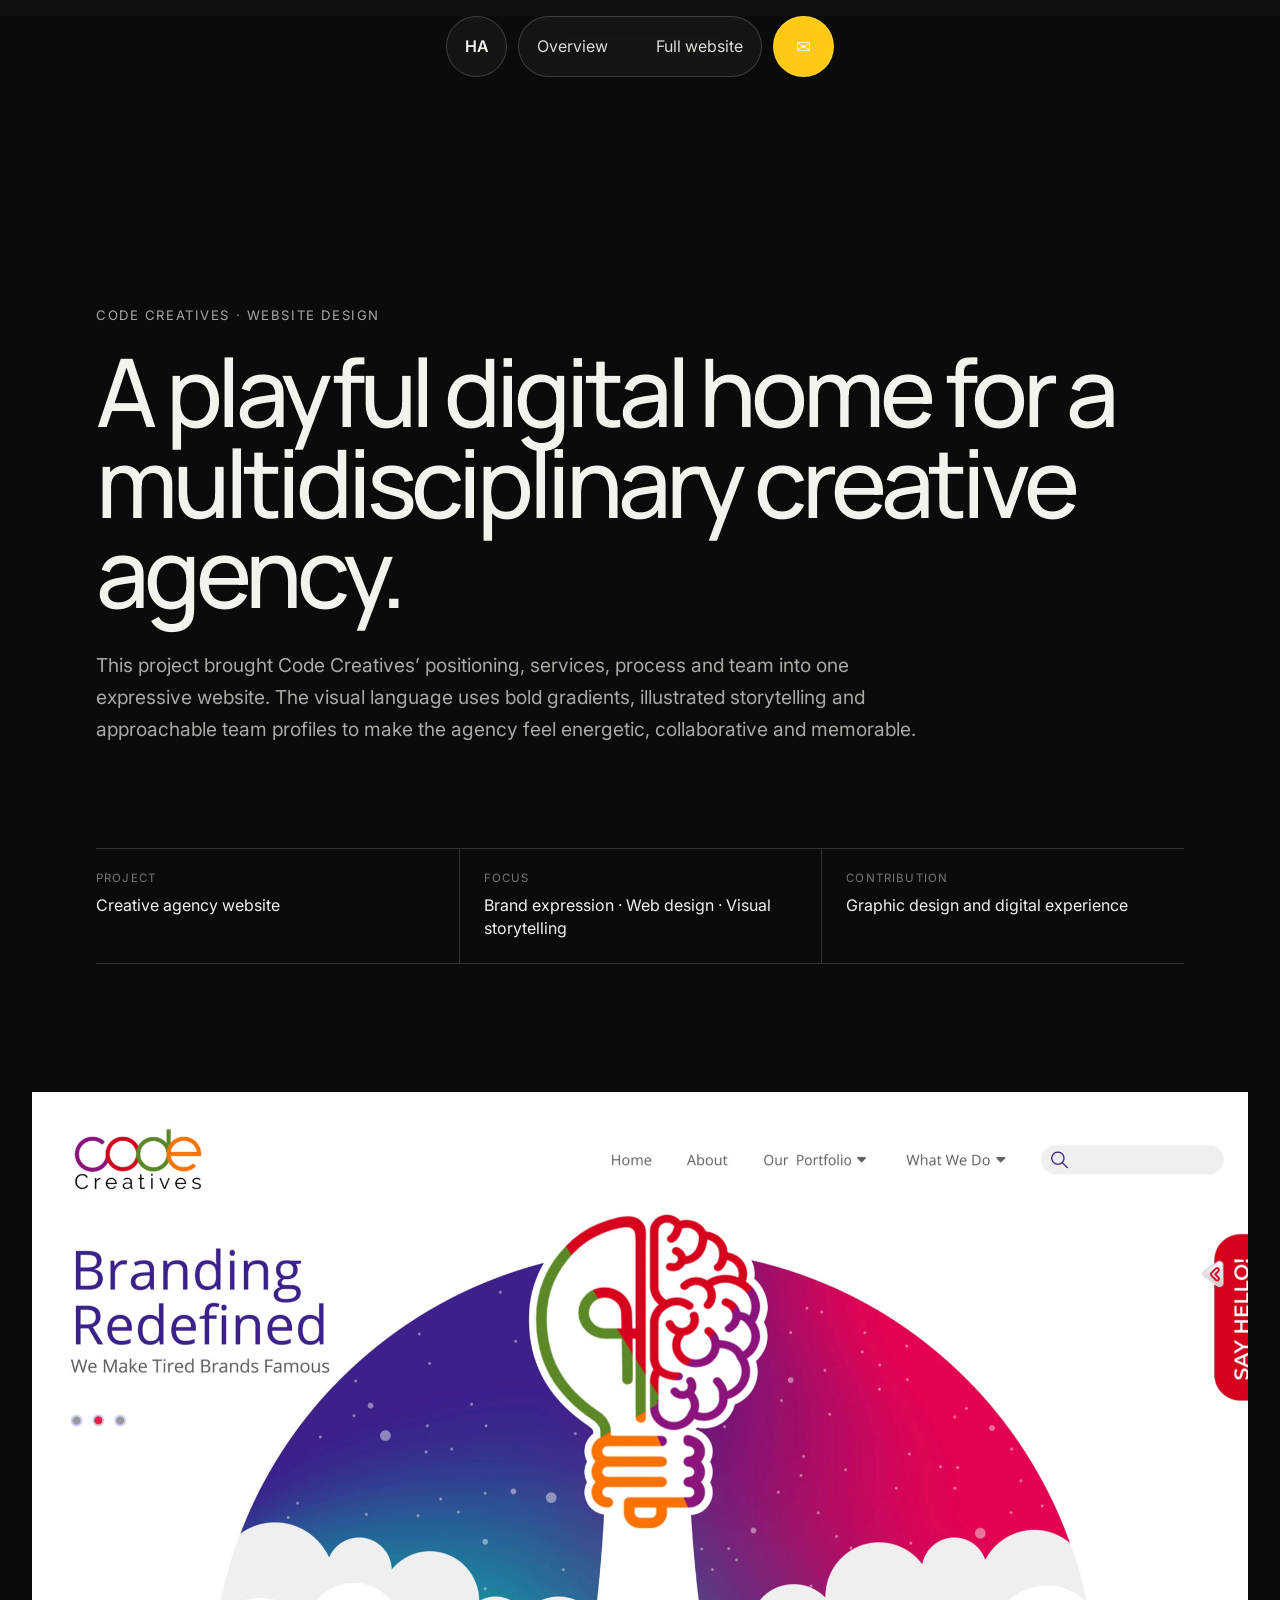
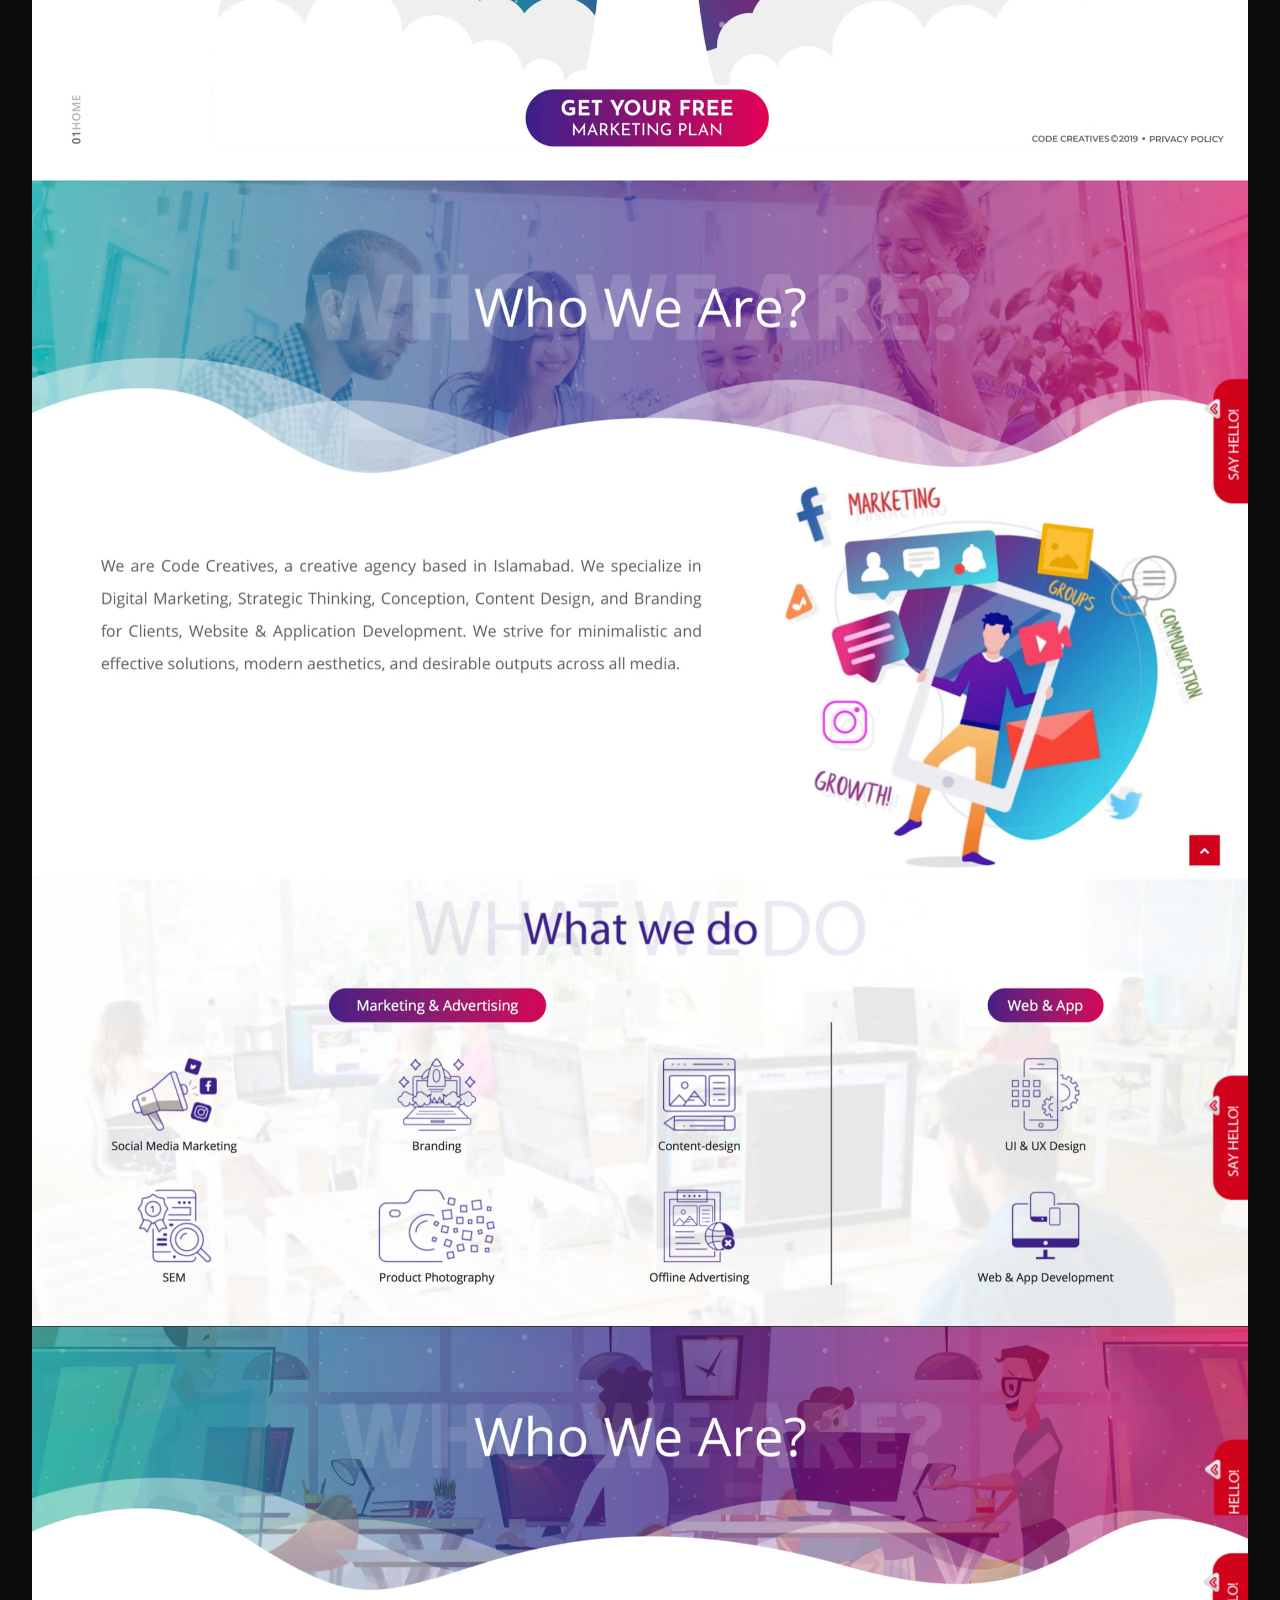
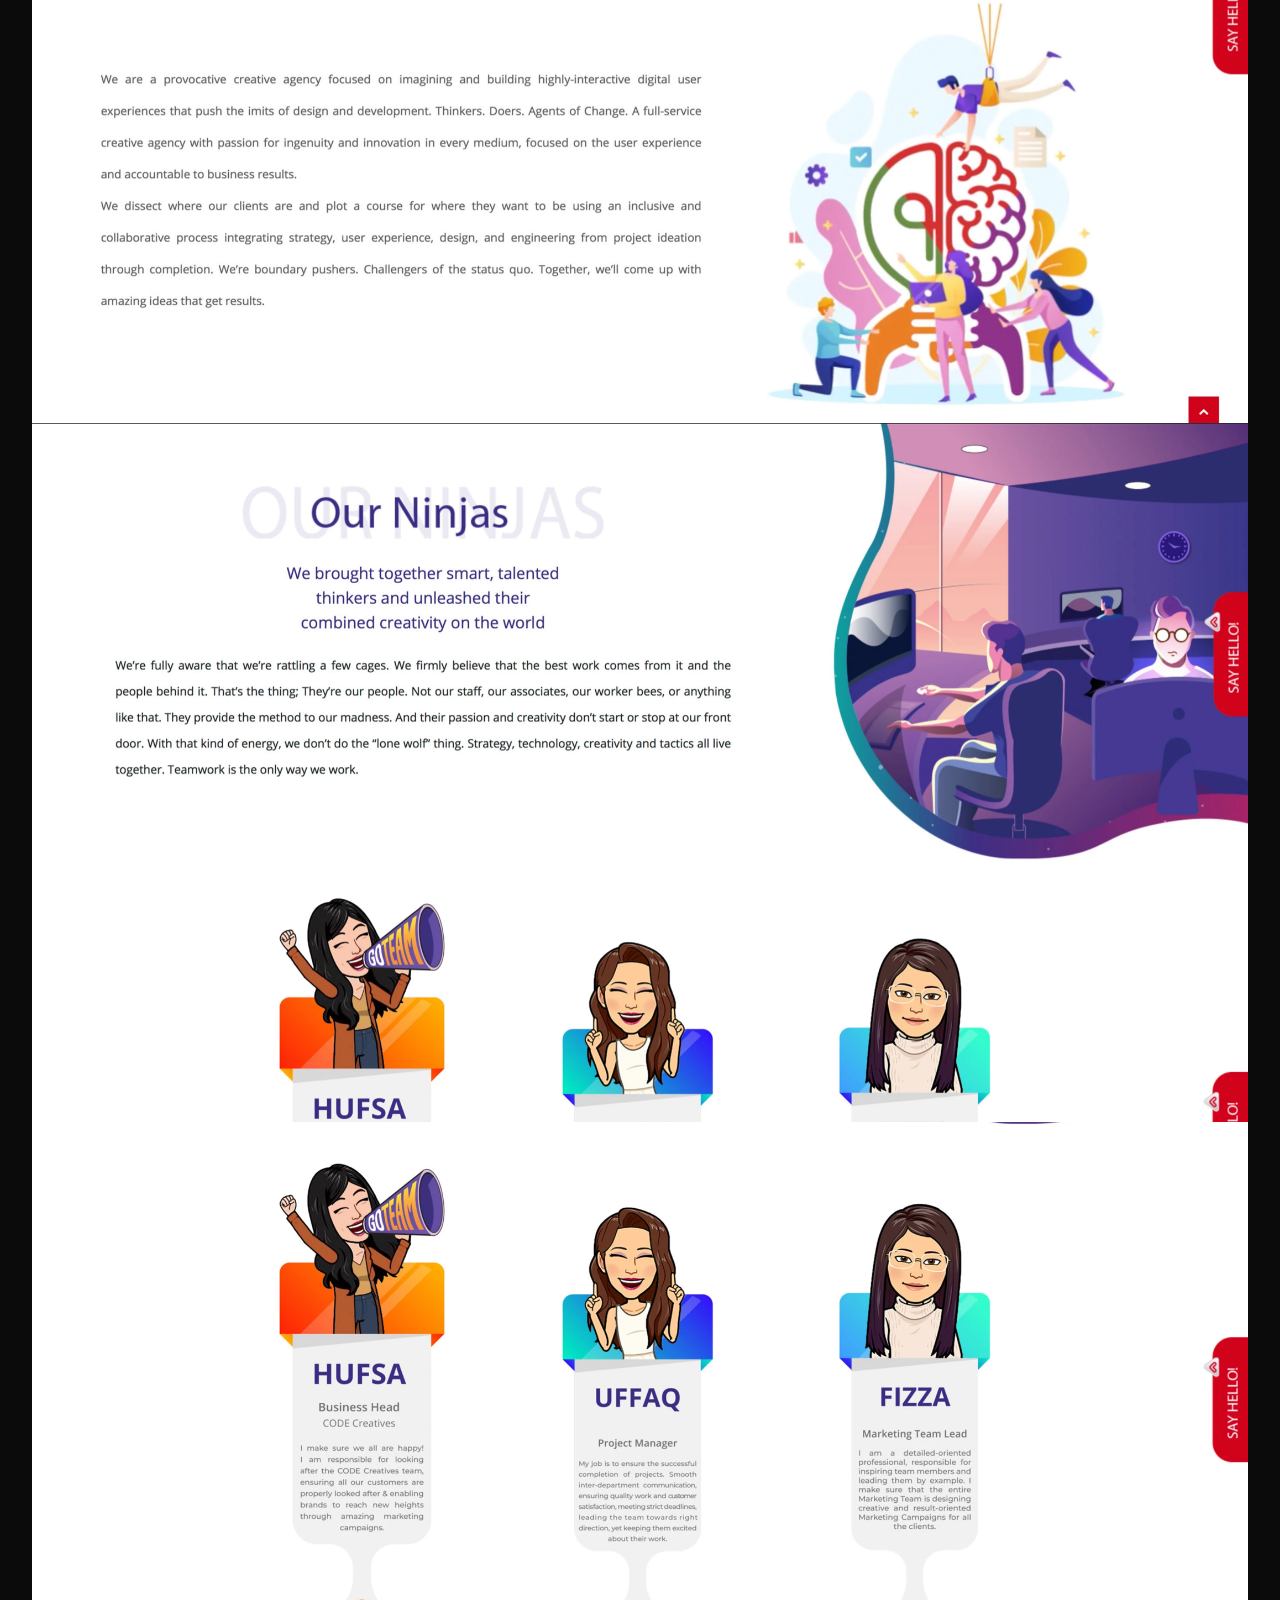
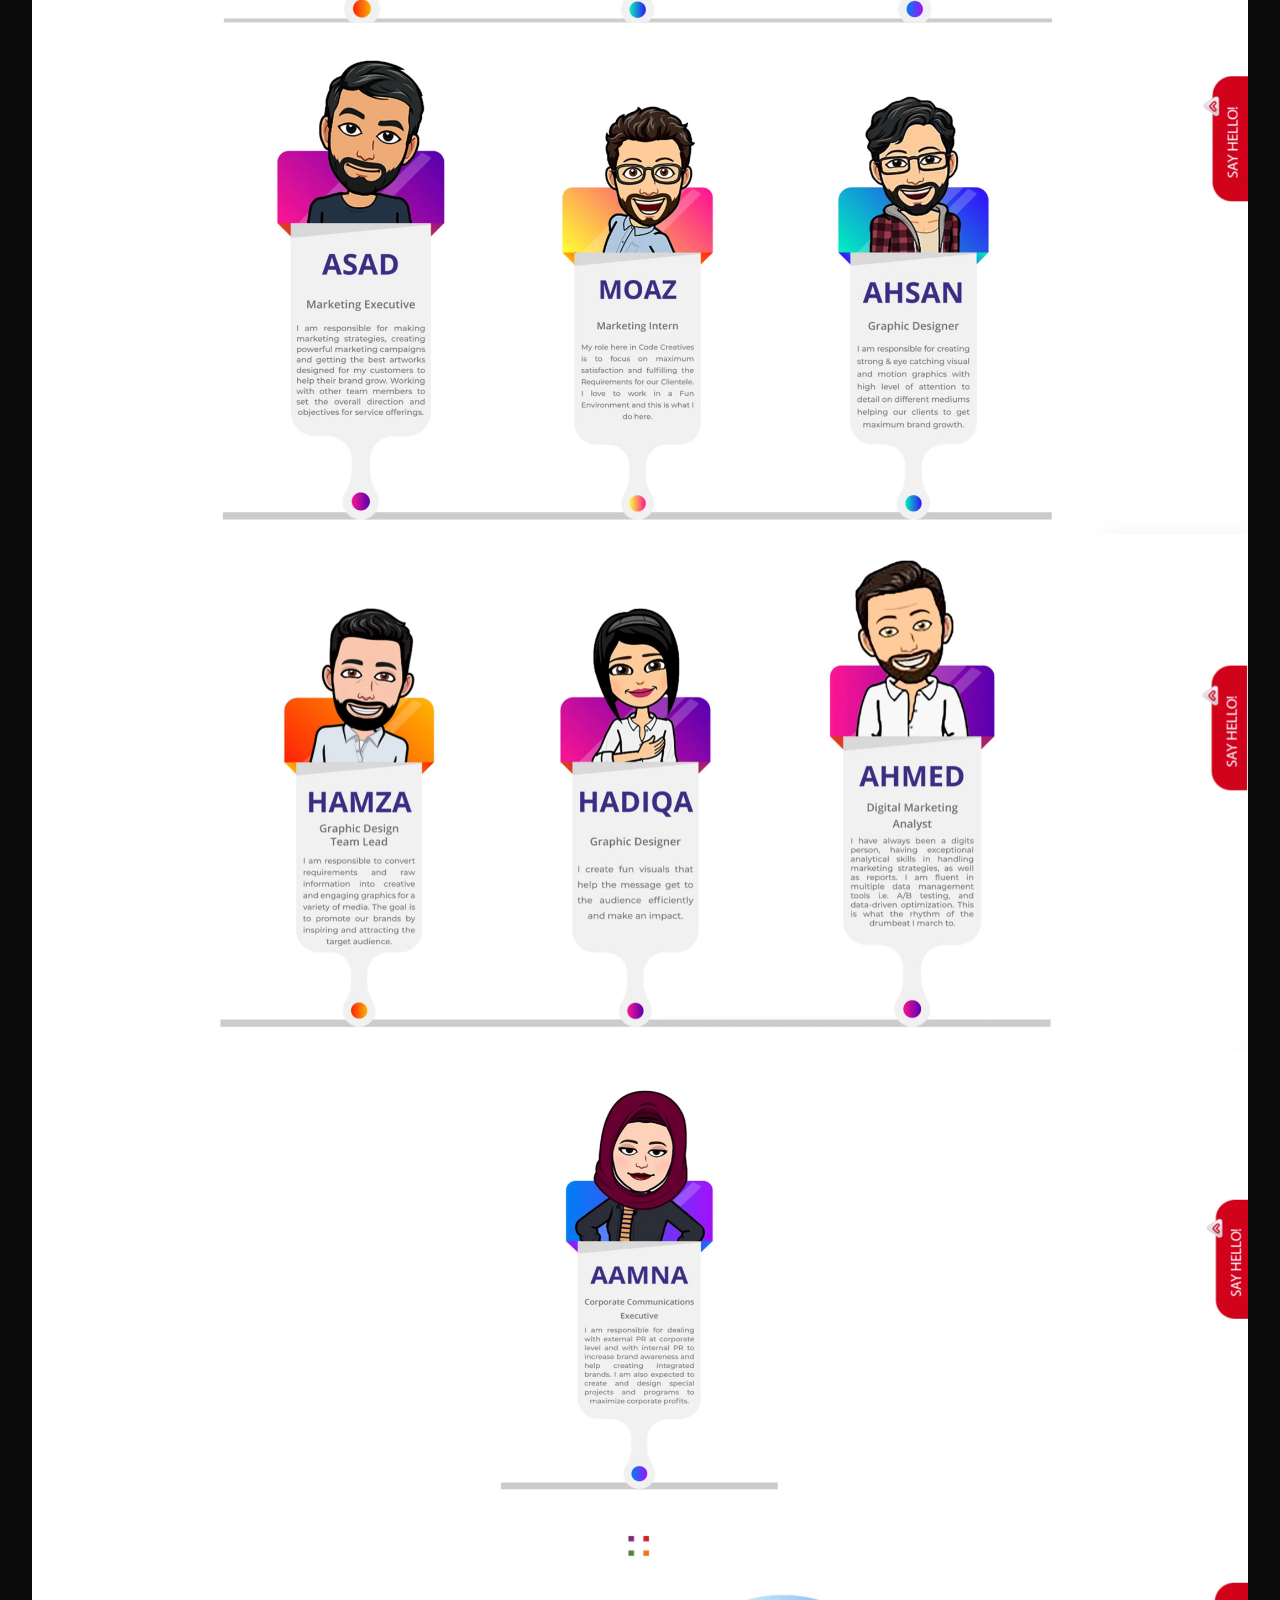
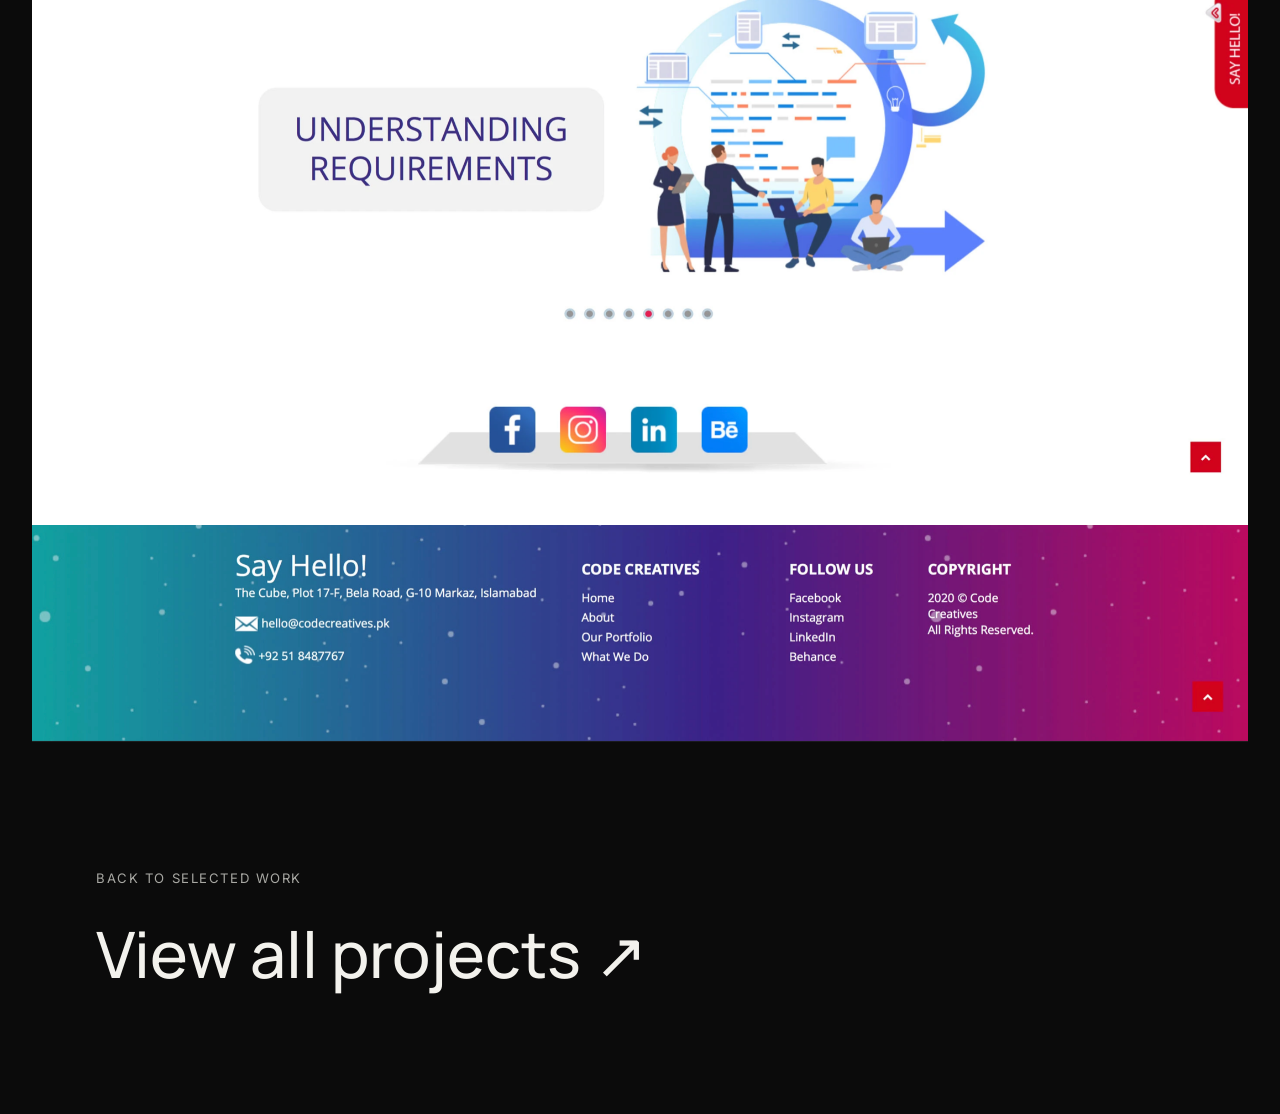
<file: projects/code-creatives.html>
<!doctype html>
<html lang="en">
<head>
  <meta charset="UTF-8" />
  <meta name="viewport" content="width=device-width, initial-scale=1.0" />
  <meta name="description" content="Code Creatives project overview: a colorful creative-agency website experience spanning brand positioning, services, team and process." />
  <title>Code Creatives | Hadiqa Aamir</title>
  <link rel="canonical" href="https://hadiqaaamir.com/projects/code-creatives" />
  <meta name="theme-color" content="#0b0b0b" />
  <link rel="preconnect" href="https://fonts.googleapis.com" />
  <link rel="preconnect" href="https://fonts.gstatic.com" crossorigin />
  <link href="https://fonts.googleapis.com/css2?family=Inter:wght@400;500;600;700&family=Manrope:wght@400;500;600;700&display=swap" rel="stylesheet" />
  <link rel="icon" type="image/svg+xml" href="../favicon.svg" />
  <link rel="stylesheet" href="../styles.css?v=24" />
  <link rel="stylesheet" href="../code-creatives.css?v=1" />
</head>
<body class="code-creatives-page">
  <a class="skip-link" href="#project-content">Skip to project</a>
  <header class="site-header code-creatives-header">
    <a class="wordmark" href="../index.html">HA</a>
    <nav aria-label="Project navigation"><a href="#overview">Overview</a><a href="#website">Full website</a></nav>
    <a class="header-contact" href="mailto:hadiqaaamir@hotmail.com" aria-label="Email Hadiqa">✉</a>
  </header>

  <main id="project-content">
    <section class="code-project-intro" id="overview">
      <p class="eyebrow">CODE CREATIVES · WEBSITE DESIGN</p>
      <h1>A playful digital home for a multidisciplinary creative agency.</h1>
      <p>This project brought Code Creatives’ positioning, services, process and team into one expressive website. The visual language uses bold gradients, illustrated storytelling and approachable team profiles to make the agency feel energetic, collaborative and memorable.</p>
      <dl>
        <div><dt>Project</dt><dd>Creative agency website</dd></div>
        <div><dt>Focus</dt><dd>Brand expression · Web design · Visual storytelling</dd></div>
        <div><dt>Contribution</dt><dd>Graphic design and digital experience</dd></div>
      </dl>
    </section>

    <section class="code-site-stack" id="website" aria-label="Complete Code Creatives landing page">
      <h2 class="sr-only">Complete landing page</h2>
      <img src="../assets/code-creatives/01-home.png" alt="Code Creatives homepage with Branding Redefined headline" />
      <img src="../assets/code-creatives/02-about.png" alt="Code Creatives agency introduction" loading="lazy" />
      <img src="../assets/code-creatives/03-services.png" alt="Code Creatives services overview" loading="lazy" />
      <img src="../assets/code-creatives/04-who-we-are.png" alt="Who We Are section describing the creative agency" loading="lazy" />
      <img src="../assets/code-creatives/05-team-intro.png" alt="Our Ninjas team introduction" loading="lazy" />
      <img src="../assets/code-creatives/06-team-leads.png" alt="Code Creatives team leadership profiles" loading="lazy" />
      <img src="../assets/code-creatives/07-team-marketing.png" alt="Code Creatives marketing and design team profiles" loading="lazy" />
      <img src="../assets/code-creatives/08-team-design.png" alt="Code Creatives graphic design and digital marketing profiles" loading="lazy" />
      <img src="../assets/code-creatives/09-team-communications.png" alt="Code Creatives corporate communications profile" loading="lazy" />
      <img src="../assets/code-creatives/10-process.png" alt="Understanding requirements process illustration" loading="lazy" />
      <img src="../assets/code-creatives/11-contact.png" alt="Code Creatives contact and footer section" loading="lazy" />
    </section>

    <section class="code-project-end">
      <p class="eyebrow">Back to selected work</p>
      <a href="../index.html#work">View all projects <span>↗</span></a>
    </section>
  </main>
  <script src="../script.js"></script>
</body>
</html>
</file>
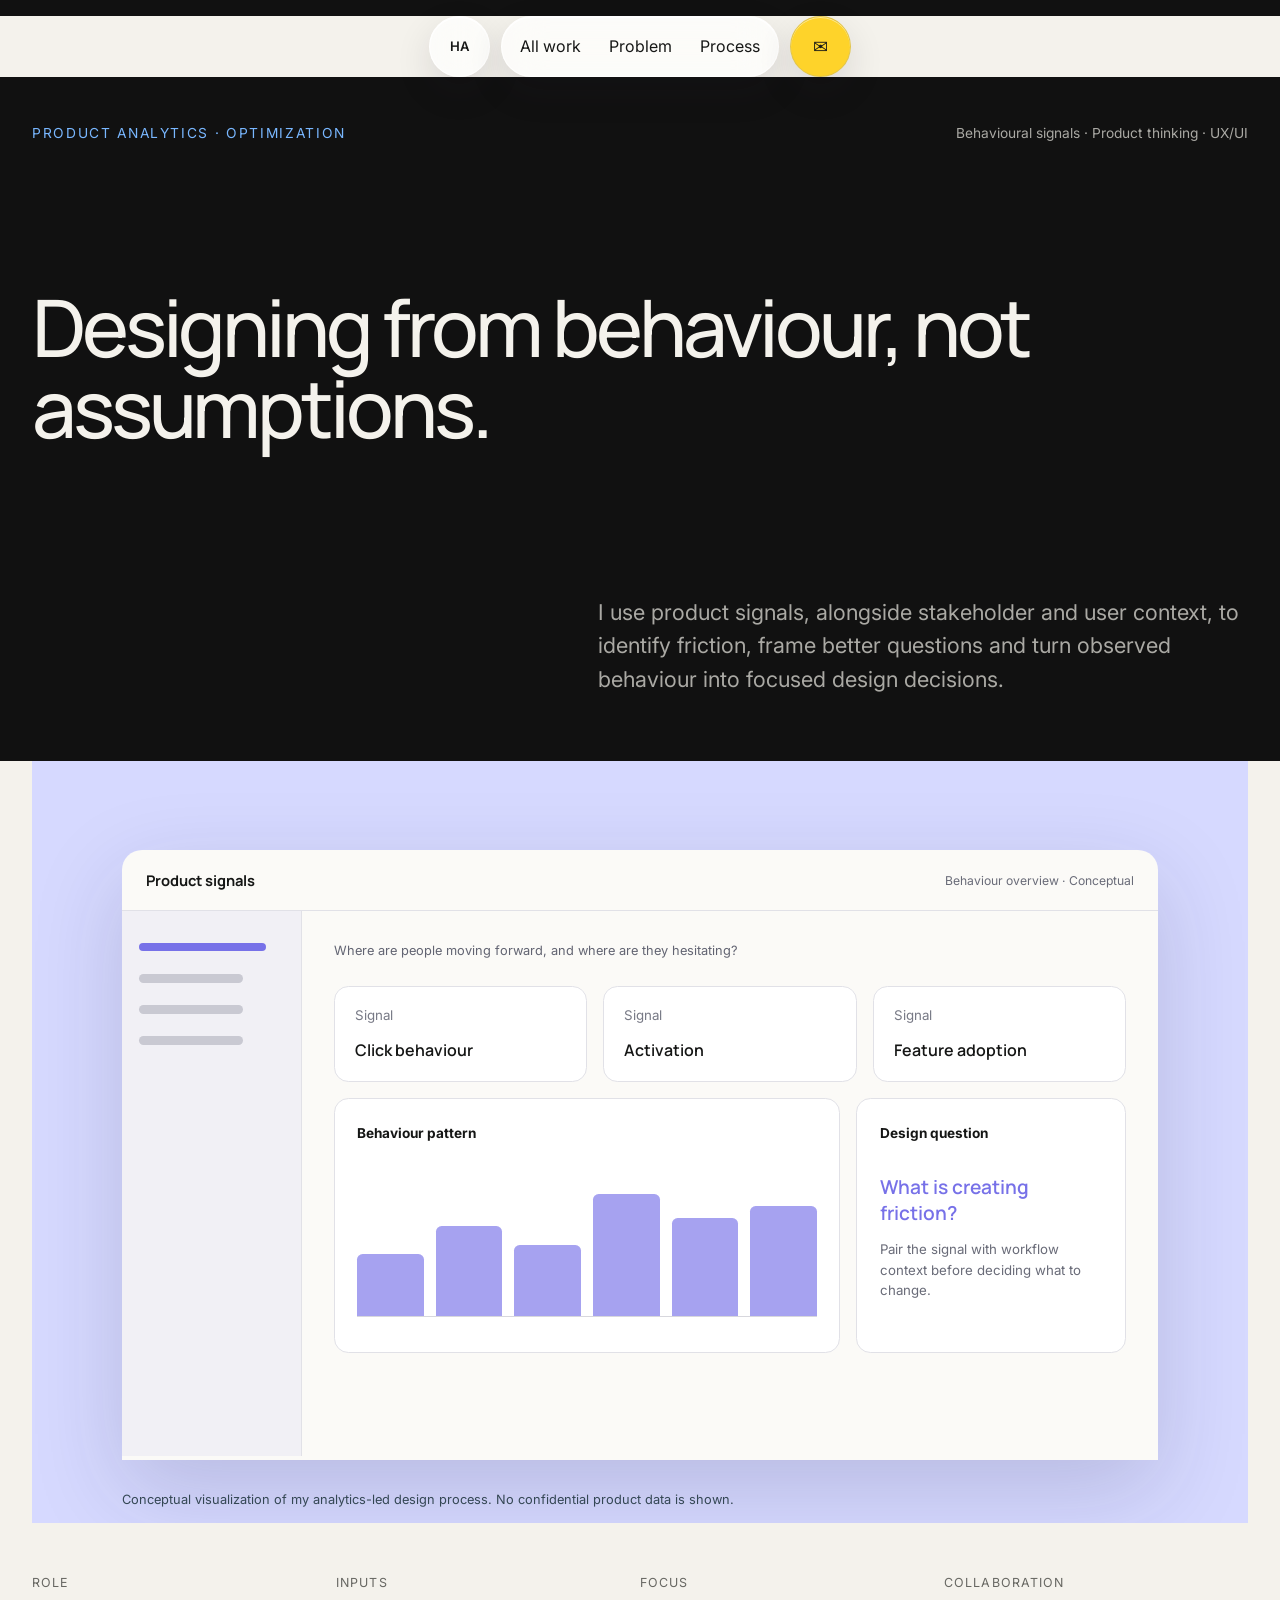
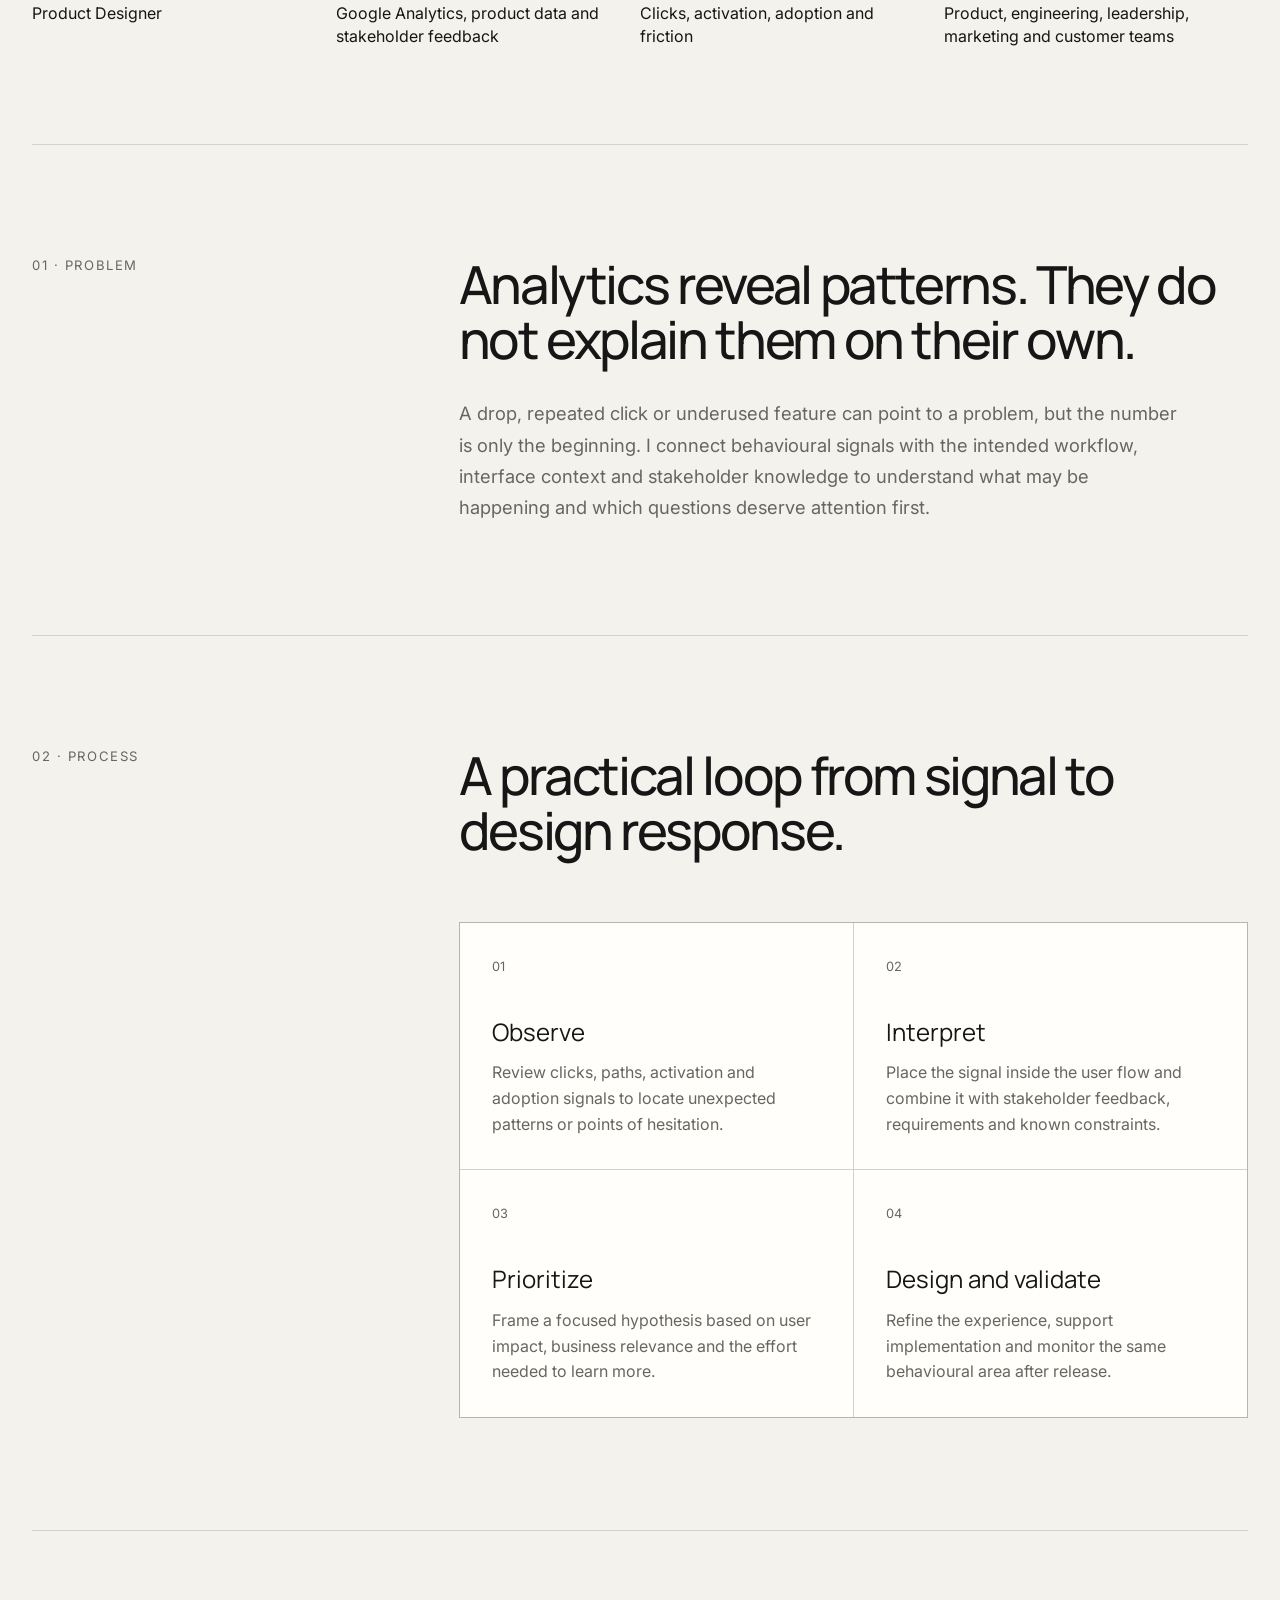
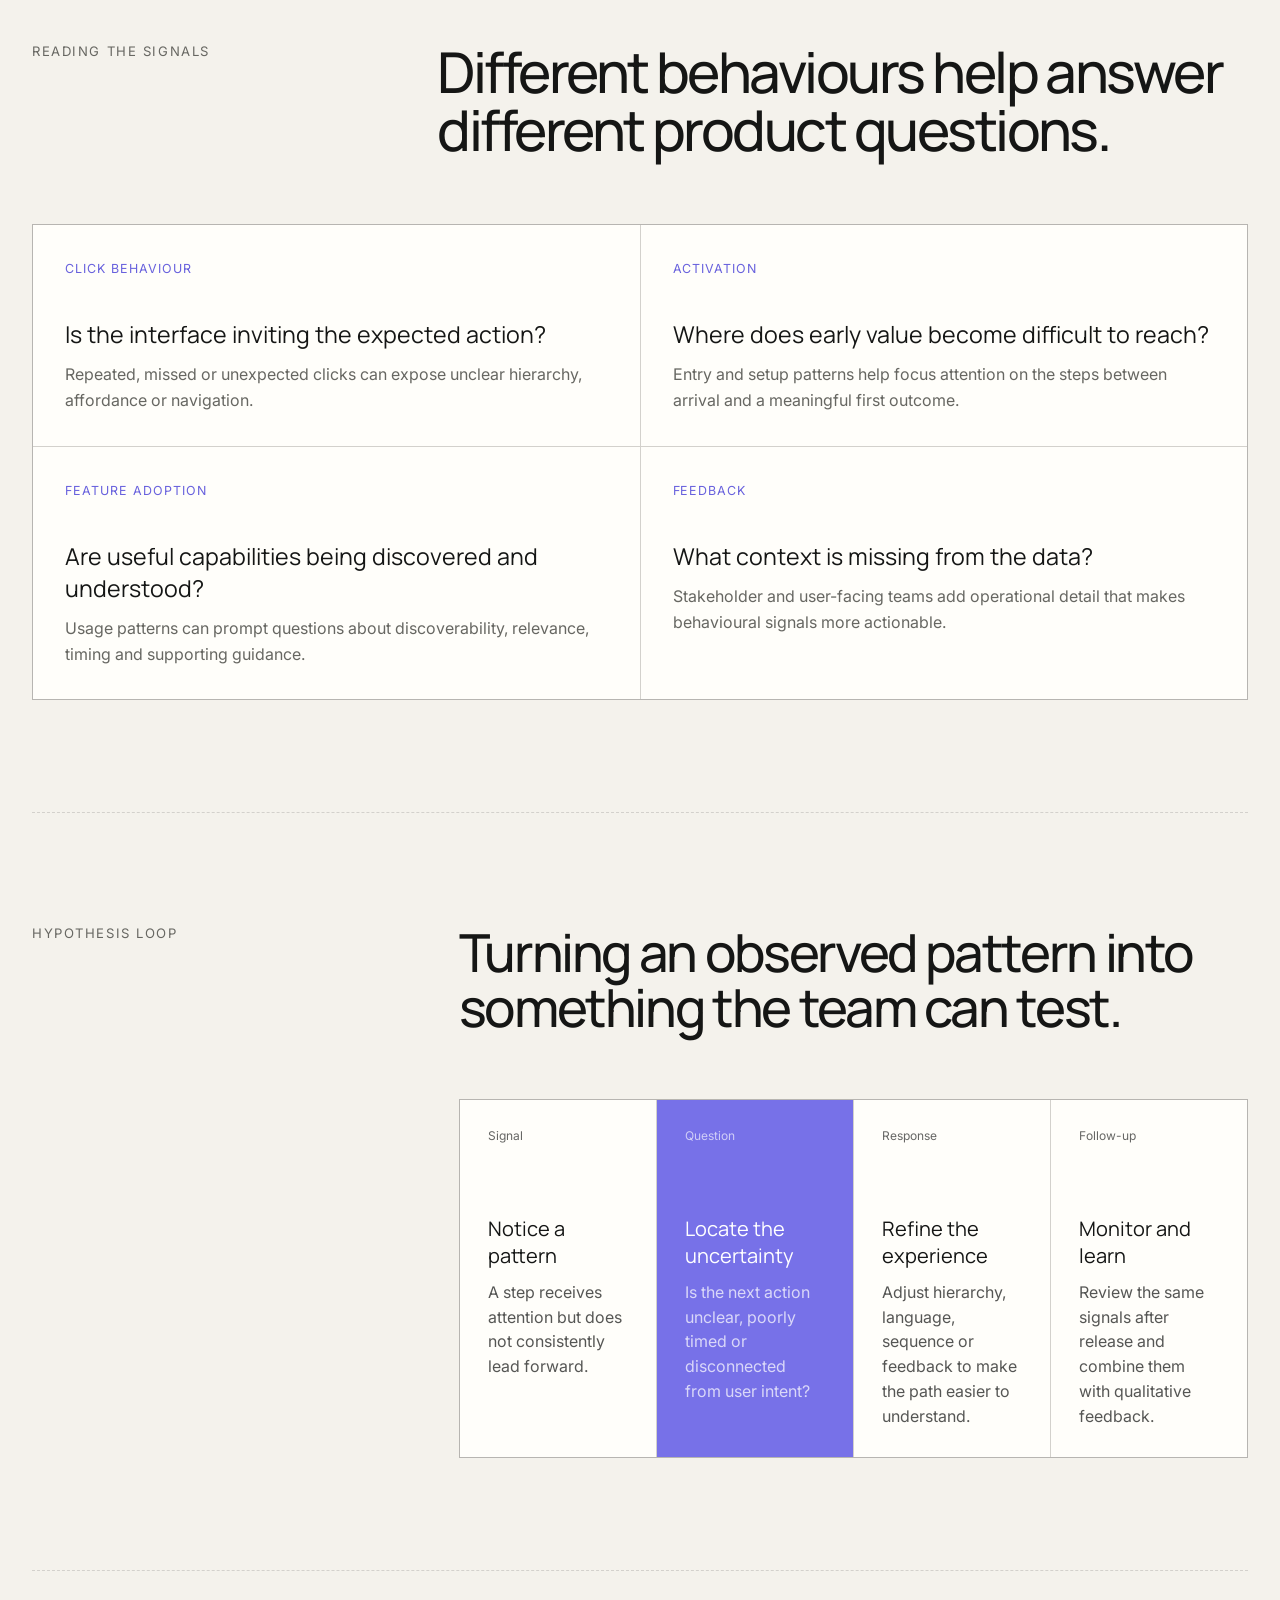
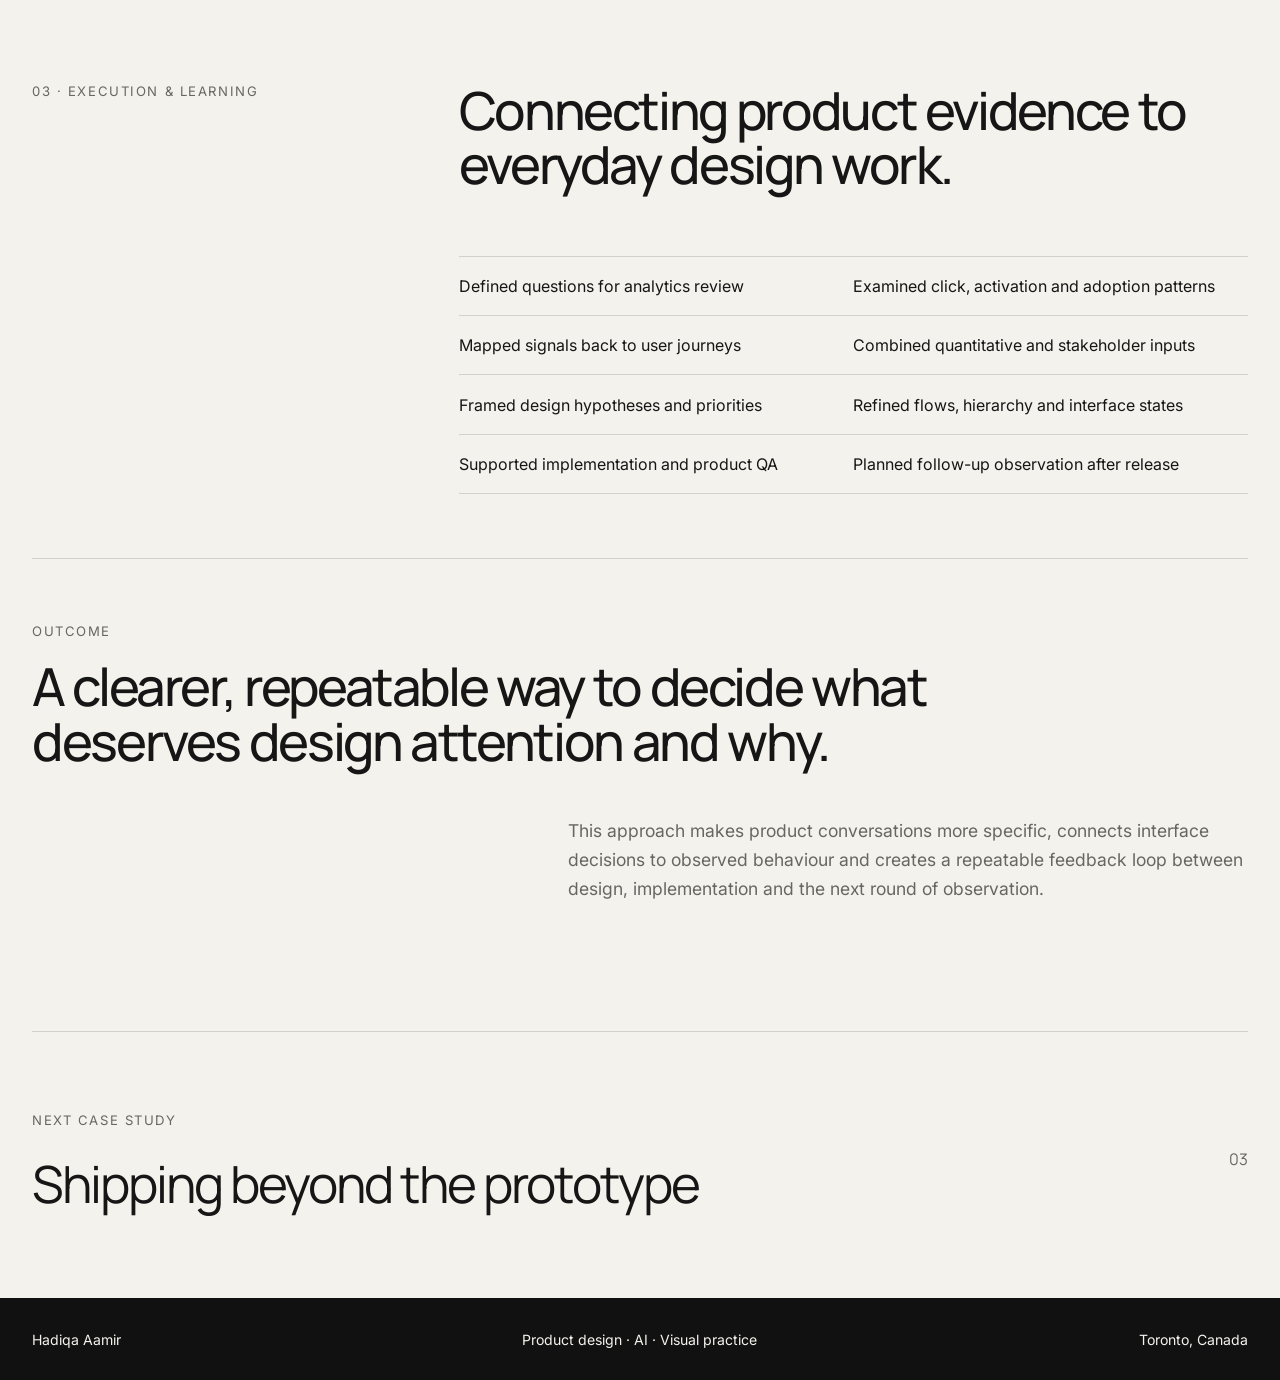
<file: projects/designing-from-behaviour.html>
<!doctype html>
<html lang="en">
  <head>
    <meta charset="UTF-8" />
    <meta name="viewport" content="width=device-width, initial-scale=1.0" />
    <meta name="description" content="Designing from behaviour using product signals and stakeholder context to identify friction and guide focused design improvements." />
    <title>Designing from Behaviour | Hadiqa Aamir</title>
    <link rel="canonical" href="https://hadiqaaamir.com/projects/designing-from-behaviour" />
    <meta name="theme-color" content="#111111" />
    <meta property="og:type" content="article" />
    <meta property="og:title" content="Designing from Behaviour | Hadiqa Aamir" />
    <meta property="og:description" content="Using product signals and stakeholder context to identify friction and guide focused UX improvements." />
    <meta property="og:url" content="https://hadiqaaamir.com/projects/designing-from-behaviour" />
    <meta property="og:site_name" content="Hadiqa Aamir" />
    <meta name="twitter:card" content="summary" />
    <link rel="preconnect" href="https://fonts.googleapis.com" />
    <link rel="preconnect" href="https://fonts.gstatic.com" crossorigin />
    <link href="https://fonts.googleapis.com/css2?family=Inter:wght@400;500;600&family=Manrope:wght@400;500;600;700&display=swap" rel="stylesheet" />
    <link rel="icon" type="image/svg+xml" href="../favicon.svg" />
    <link rel="stylesheet" href="../styles.css" />
    <link rel="stylesheet" href="../case-study.css?v=2" />
  </head>
  <body class="case-study-page">
    <a class="skip-link" href="#case-content">Skip to case study</a>

    <header class="site-header">
      <a class="wordmark" href="../index.html">HA</a>
      <nav aria-label="Case study navigation">
        <a href="../index.html#work">All work</a>
        <a href="#problem">Problem</a>
        <a href="#process">Process</a>
      </nav>
      <a class="header-contact" href="mailto:hadiqaaamir@hotmail.com" aria-label="Email Hadiqa">✉</a>
    </header>

    <main id="case-content" class="case-main">
      <section class="case-hero" data-reveal>
        <div class="case-kicker">
          <p class="eyebrow">Product analytics · Optimization</p>
          <p>Behavioural signals · Product thinking · UX/UI</p>
        </div>
        <h1>Designing from behaviour, not assumptions.</h1>
        <p class="case-intro">
          I use product signals, alongside stakeholder and user context, to identify friction, frame better questions and turn observed behaviour into focused design decisions.
        </p>
      </section>

      <section class="case-cover analytics-cover" data-reveal aria-label="Conceptual product analytics dashboard">
        <div class="analytics-dashboard">
          <div class="analytics-topbar"><strong>Product signals</strong><span>Behaviour overview · Conceptual</span></div>
          <div class="analytics-dashboard-body">
            <aside class="analytics-nav"><i></i><i></i><i></i><i></i></aside>
            <div class="analytics-content">
              <p>Where are people moving forward, and where are they hesitating?</p>
              <div class="analytics-stat-row">
                <div class="analytics-stat"><small>Signal</small><b>Click behaviour</b></div>
                <div class="analytics-stat"><small>Signal</small><b>Activation</b></div>
                <div class="analytics-stat"><small>Signal</small><b>Feature adoption</b></div>
              </div>
              <div class="analytics-panels">
                <div class="analytics-chart-card"><strong>Behaviour pattern</strong><div class="analytics-bars"><i style="--bar:42%"></i><i style="--bar:61%"></i><i style="--bar:48%"></i><i style="--bar:82%"></i><i style="--bar:66%"></i><i style="--bar:74%"></i></div></div>
                <div class="analytics-insight-card"><strong>Design question</strong><span>What is creating friction?</span><p>Pair the signal with workflow context before deciding what to change.</p></div>
              </div>
            </div>
          </div>
        </div>
        <p class="visual-note">Conceptual visualization of my analytics-led design process. No confidential product data is shown.</p>
      </section>

      <section class="case-facts" data-reveal aria-label="Project overview">
        <div><span>Role</span><p>Product Designer</p></div>
        <div><span>Inputs</span><p>Google Analytics, product data and stakeholder feedback</p></div>
        <div><span>Focus</span><p>Clicks, activation, adoption and friction</p></div>
        <div><span>Collaboration</span><p>Product, engineering, leadership, marketing and customer teams</p></div>
      </section>

      <section class="case-section" id="problem" data-reveal>
        <p class="eyebrow">01 · Problem</p>
        <div>
          <h2>Analytics reveal patterns. They do not explain them on their own.</h2>
          <p>
            A drop, repeated click or underused feature can point to a problem, but the number is only the beginning. I connect behavioural signals with the intended workflow, interface context and stakeholder knowledge to understand what may be happening and which questions deserve attention first.
          </p>
        </div>
      </section>

      <section class="case-section" id="process" data-reveal>
        <p class="eyebrow">02 · Process</p>
        <div>
          <h2>A practical loop from signal to design response.</h2>
          <div class="process-grid">
            <article><span>01</span><h3>Observe</h3><p>Review clicks, paths, activation and adoption signals to locate unexpected patterns or points of hesitation.</p></article>
            <article><span>02</span><h3>Interpret</h3><p>Place the signal inside the user flow and combine it with stakeholder feedback, requirements and known constraints.</p></article>
            <article><span>03</span><h3>Prioritize</h3><p>Frame a focused hypothesis based on user impact, business relevance and the effort needed to learn more.</p></article>
            <article><span>04</span><h3>Design and validate</h3><p>Refine the experience, support implementation and monitor the same behavioural area after release.</p></article>
          </div>
        </div>
      </section>

      <section class="flow-section process-detail" data-reveal>
        <div class="section-heading case-section-heading">
          <p class="eyebrow">Reading the signals</p>
          <h2>Different behaviours help answer different product questions.</h2>
        </div>
        <div class="signal-grid">
          <article><span>Click behaviour</span><h3>Is the interface inviting the expected action?</h3><p>Repeated, missed or unexpected clicks can expose unclear hierarchy, affordance or navigation.</p></article>
          <article><span>Activation</span><h3>Where does early value become difficult to reach?</h3><p>Entry and setup patterns help focus attention on the steps between arrival and a meaningful first outcome.</p></article>
          <article><span>Feature adoption</span><h3>Are useful capabilities being discovered and understood?</h3><p>Usage patterns can prompt questions about discoverability, relevance, timing and supporting guidance.</p></article>
          <article><span>Feedback</span><h3>What context is missing from the data?</h3><p>Stakeholder and user-facing teams add operational detail that makes behavioural signals more actionable.</p></article>
        </div>
      </section>

      <section class="case-section process-detail" data-reveal>
        <p class="eyebrow">Hypothesis loop</p>
        <div>
          <h2>Turning an observed pattern into something the team can test.</h2>
          <div class="hypothesis-loop">
            <article><span>Signal</span><h3>Notice a pattern</h3><p>A step receives attention but does not consistently lead forward.</p></article>
            <article><span>Question</span><h3>Locate the uncertainty</h3><p>Is the next action unclear, poorly timed or disconnected from user intent?</p></article>
            <article><span>Response</span><h3>Refine the experience</h3><p>Adjust hierarchy, language, sequence or feedback to make the path easier to understand.</p></article>
            <article><span>Follow-up</span><h3>Monitor and learn</h3><p>Review the same signals after release and combine them with qualitative feedback.</p></article>
          </div>
        </div>
      </section>

      <section class="case-section execution-section" id="execution" data-reveal>
        <p class="eyebrow">03 · Execution &amp; learning</p>
        <div>
          <h2>Connecting product evidence to everyday design work.</h2>
          <ul class="contribution-list">
            <li>Defined questions for analytics review</li>
            <li>Examined click, activation and adoption patterns</li>
            <li>Mapped signals back to user journeys</li>
            <li>Combined quantitative and stakeholder inputs</li>
            <li>Framed design hypotheses and priorities</li>
            <li>Refined flows, hierarchy and interface states</li>
            <li>Supported implementation and product QA</li>
            <li>Planned follow-up observation after release</li>
          </ul>
        </div>
      </section>

      <section class="case-outcome execution-outcome" data-reveal>
        <p class="eyebrow">Outcome</p>
        <h2>A clearer, repeatable way to decide what deserves design attention and why.</h2>
        <p>
          This approach makes product conversations more specific, connects interface decisions to observed behaviour and creates a repeatable feedback loop between design, implementation and the next round of observation.
        </p>
      </section>

      <section class="case-next">
        <p class="eyebrow">Next case study</p>
        <a href="shipping-beyond-prototype.html">Shipping beyond the prototype <span>03</span></a>
      </section>
    </main>

    <footer>
      <p>Hadiqa Aamir</p>
      <p>Product design · AI · Visual practice</p>
      <p>Toronto, Canada</p>
    </footer>
    <script src="../script.js"></script>
  </body>
</html>
</file>
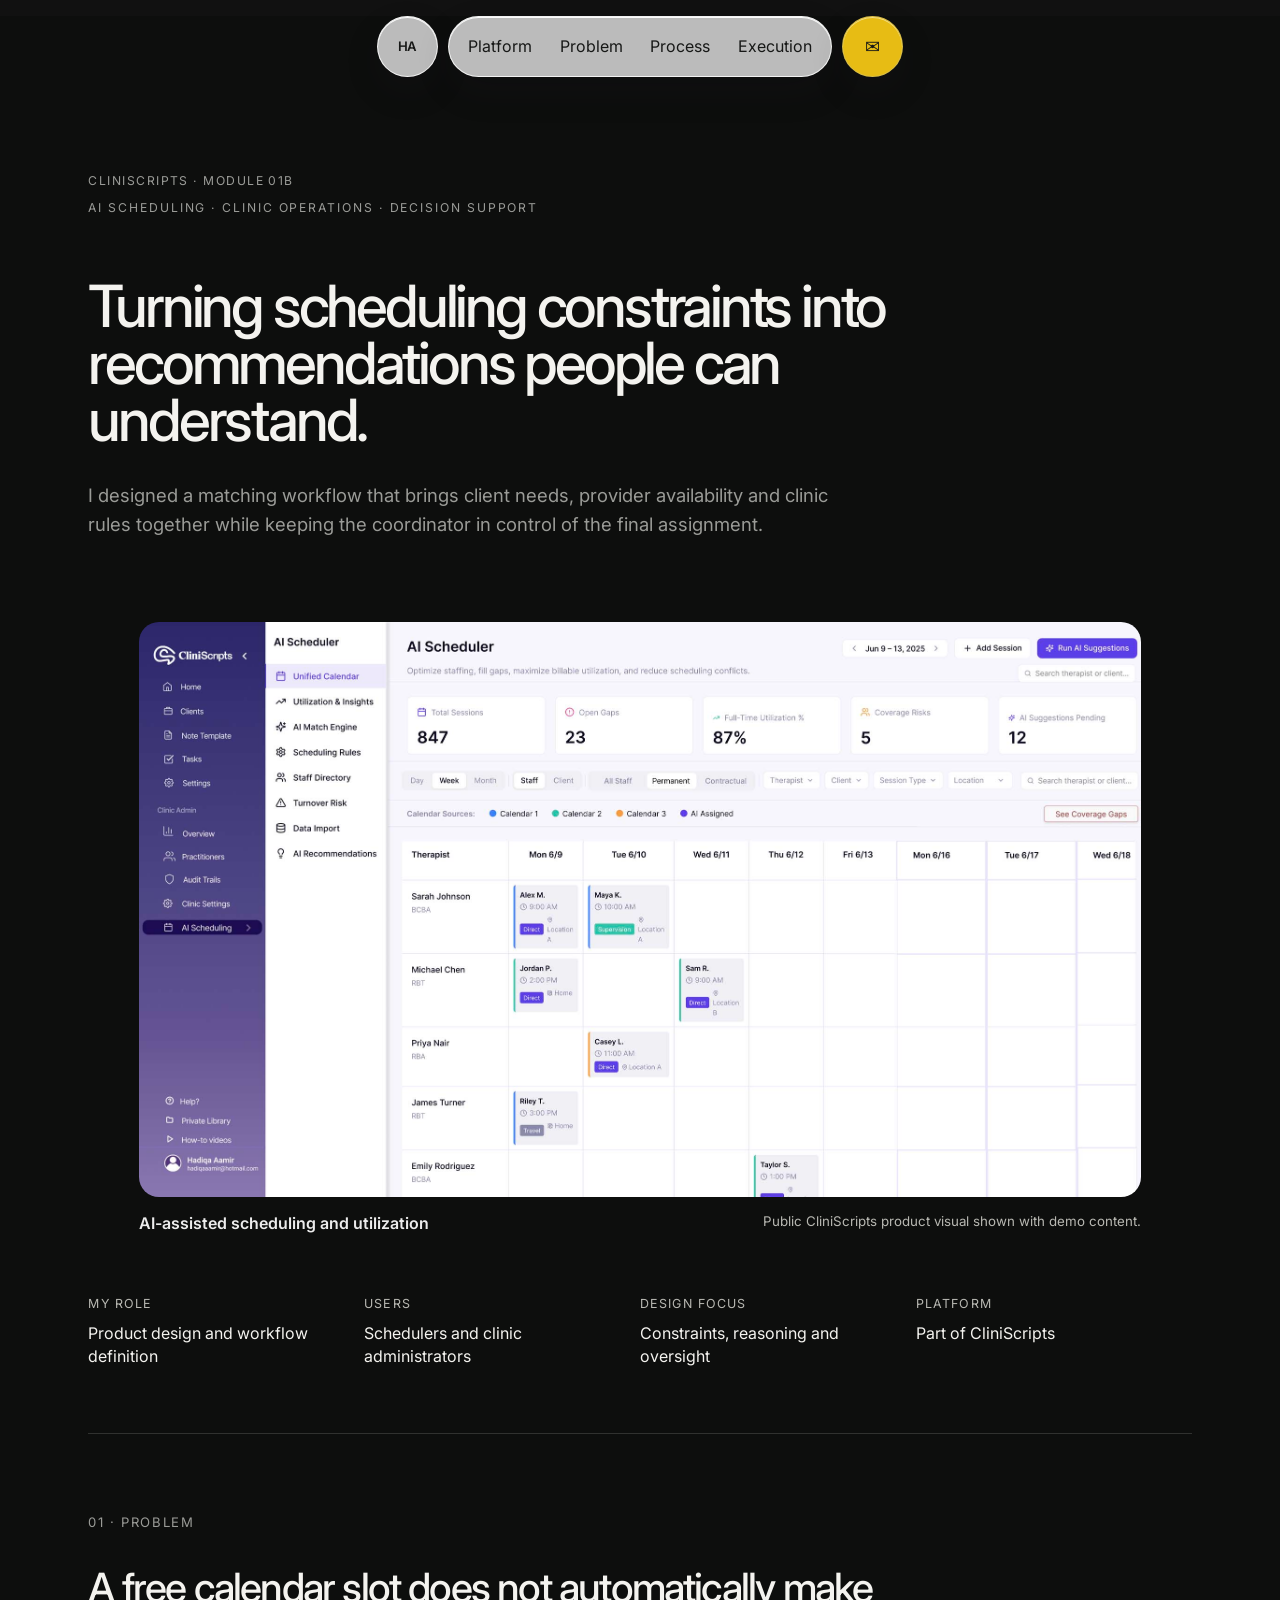
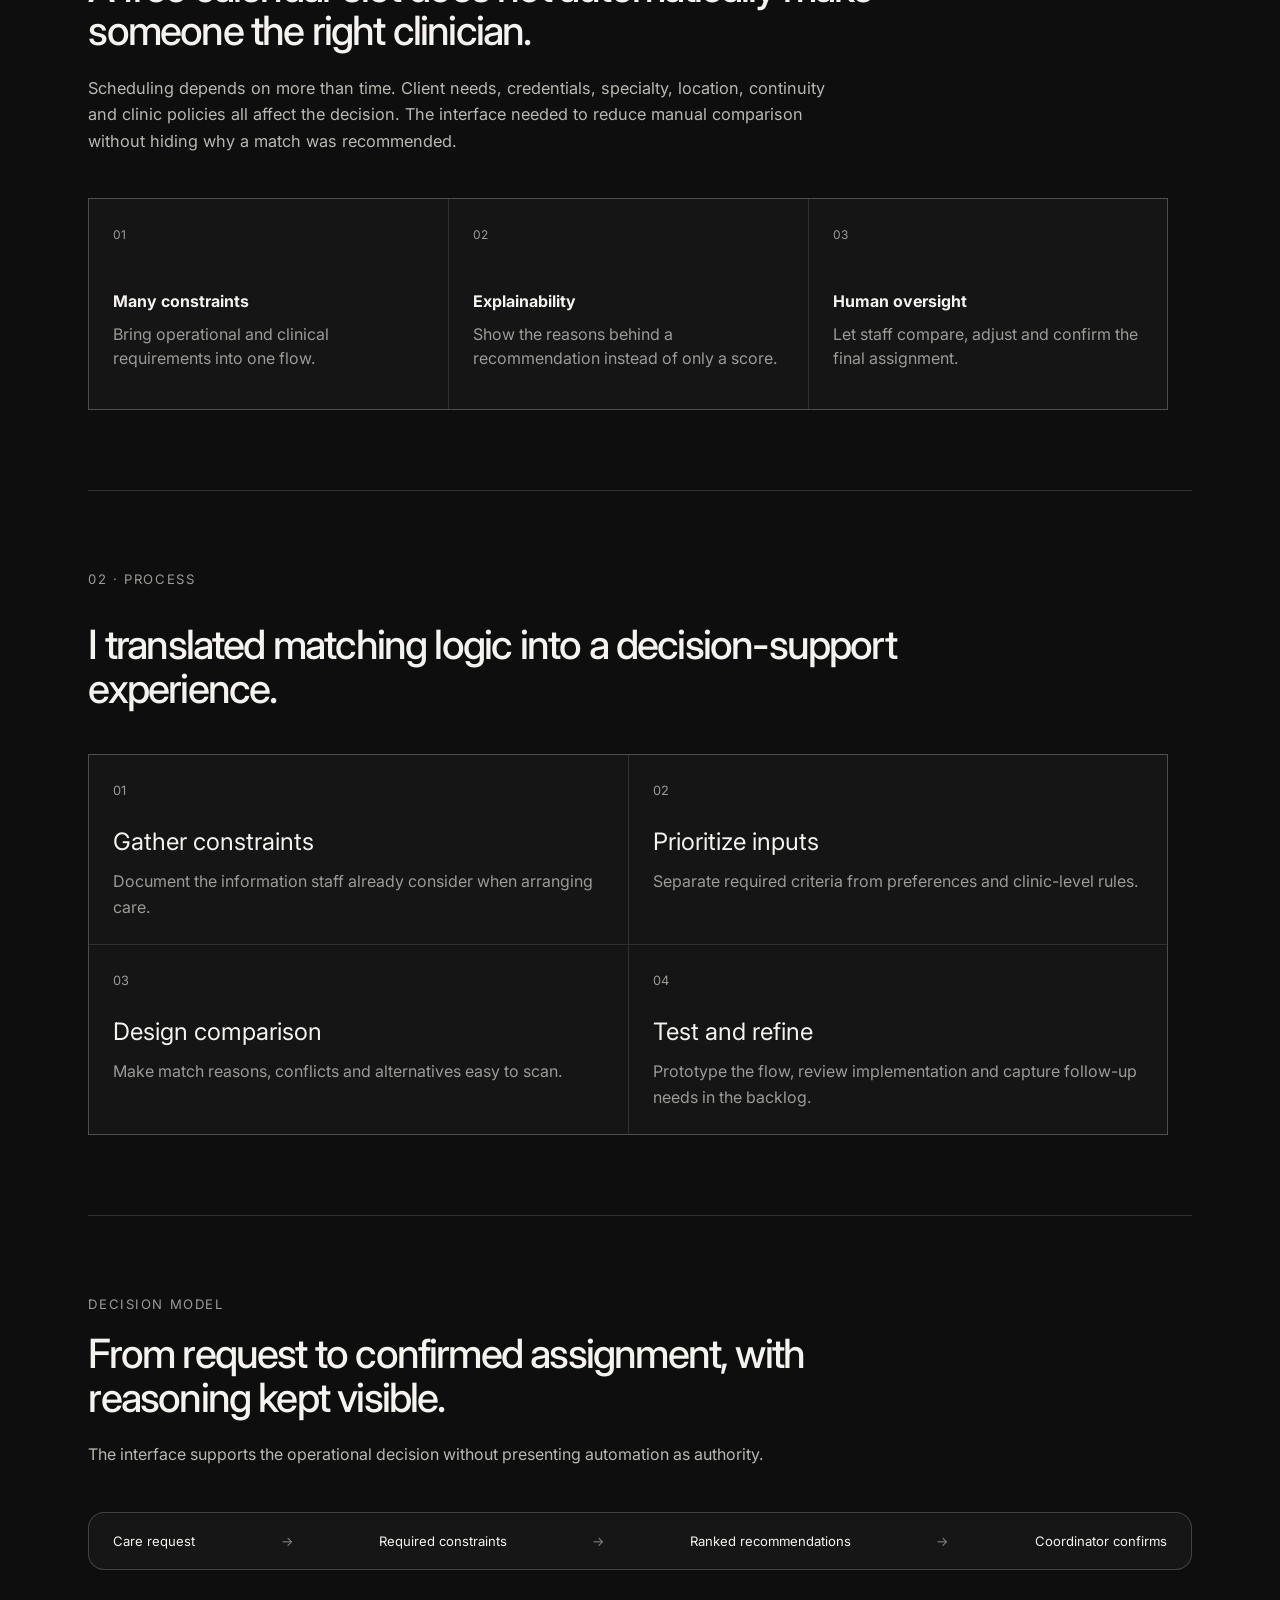
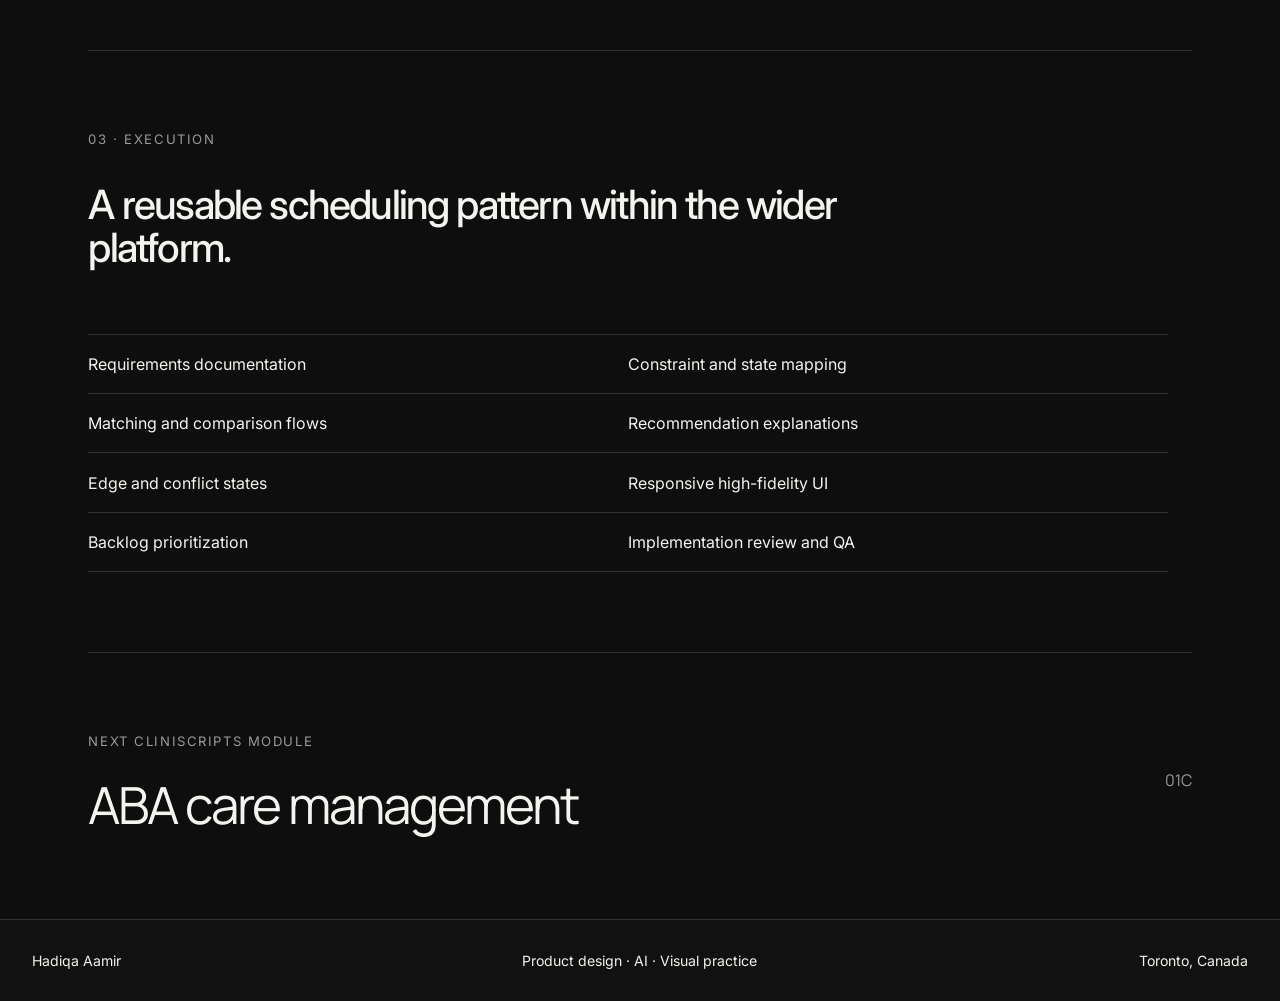
<file: projects/intelligent-scheduling.html>
<!doctype html>
<html lang="en"><head>
  <meta charset="UTF-8" /><meta name="viewport" content="width=device-width, initial-scale=1.0" /><meta name="description" content="Designing explainable AI-assisted scheduling for the CliniScripts healthcare platform." />
  <title>Intelligent Scheduling | Hadiqa Aamir</title><link rel="canonical" href="https://hadiqaaamir.com/projects/intelligent-scheduling" /><meta name="theme-color" content="#111111" />
  <link rel="preconnect" href="https://fonts.googleapis.com" /><link rel="preconnect" href="https://fonts.gstatic.com" crossorigin /><link href="https://fonts.googleapis.com/css2?family=Inter:wght@400;500;600&family=Manrope:wght@400;500;600;700&display=swap" rel="stylesheet" /><link rel="stylesheet" href="../styles.css" /><link rel="stylesheet" href="../case-study.css?v=6" />
</head><body class="case-study-page cliniscripts-case aba-care-case intelligent-scheduling-case">
<a class="skip-link" href="#case-content">Skip to case study</a><header class="site-header"><a class="wordmark" href="../index.html">HA</a><nav aria-label="Case study navigation"><a href="cliniscripts.html">Platform</a><a href="#problem">Problem</a><a href="#process">Process</a><a href="#execution">Execution</a></nav><a class="header-contact" href="mailto:hadiqaaamir@hotmail.com" aria-label="Email Hadiqa">✉</a></header>
<main id="case-content" class="case-main">
  <section class="case-hero" data-reveal><div class="case-kicker"><p class="eyebrow">CliniScripts · Module 01B</p><p>AI scheduling · Clinic operations · Decision support</p></div><h1>Turning scheduling constraints into recommendations people can understand.</h1><p class="case-intro">I designed a matching workflow that brings client needs, provider availability and clinic rules together while keeping the coordinator in control of the final assignment.</p></section>
  <figure class="case-cover product-shot" data-reveal>
    <img src="../assets/cliniscripts/ai-scheduler.jpg" alt="CliniScripts AI Scheduler showing utilization, coverage risks and a unified staff calendar" />
    <figcaption><span>AI-assisted scheduling and utilization</span><small>Public CliniScripts product visual shown with demo content.</small></figcaption>
  </figure>
  <section class="case-facts" data-reveal><div><span>My role</span><p>Product design and workflow definition</p></div><div><span>Users</span><p>Schedulers and clinic administrators</p></div><div><span>Design focus</span><p>Constraints, reasoning and oversight</p></div><div><span>Platform</span><p>Part of CliniScripts</p></div></section>
  <section class="case-section" id="problem" data-reveal><p class="eyebrow">01 · Problem</p><div><h2>A free calendar slot does not automatically make someone the right clinician.</h2><p>Scheduling depends on more than time. Client needs, credentials, specialty, location, continuity and clinic policies all affect the decision. The interface needed to reduce manual comparison without hiding why a match was recommended.</p><div class="challenge-row"><article><span>01</span><strong>Many constraints</strong><p>Bring operational and clinical requirements into one flow.</p></article><article><span>02</span><strong>Explainability</strong><p>Show the reasons behind a recommendation instead of only a score.</p></article><article><span>03</span><strong>Human oversight</strong><p>Let staff compare, adjust and confirm the final assignment.</p></article></div></div></section>
  <section class="case-section" id="process" data-reveal><p class="eyebrow">02 · Process</p><div><h2>I translated matching logic into a decision-support experience.</h2><div class="process-grid"><article><span>01</span><h3>Gather constraints</h3><p>Document the information staff already consider when arranging care.</p></article><article><span>02</span><h3>Prioritize inputs</h3><p>Separate required criteria from preferences and clinic-level rules.</p></article><article><span>03</span><h3>Design comparison</h3><p>Make match reasons, conflicts and alternatives easy to scan.</p></article><article><span>04</span><h3>Test and refine</h3><p>Prototype the flow, review implementation and capture follow-up needs in the backlog.</p></article></div></div></section>
  <section class="flow-section" data-reveal><div class="section-heading case-section-heading"><p class="eyebrow">Decision model</p><h2>From request to confirmed assignment, with reasoning kept visible.</h2><p>The interface supports the operational decision without presenting automation as authority.</p></div><div class="decision-flow"><span>Care request</span><b>→</b><span>Required constraints</span><b>→</b><span>Ranked recommendations</span><b>→</b><span>Coordinator confirms</span></div></section>
  <section class="case-section execution-section" id="execution" data-reveal><p class="eyebrow">03 · Execution</p><div><h2>A reusable scheduling pattern within the wider platform.</h2><ul class="contribution-list"><li>Requirements documentation</li><li>Constraint and state mapping</li><li>Matching and comparison flows</li><li>Recommendation explanations</li><li>Edge and conflict states</li><li>Responsive high-fidelity UI</li><li>Backlog prioritization</li><li>Implementation review and QA</li></ul></div></section>
  <section class="case-next"><p class="eyebrow">Next CliniScripts module</p><a href="aba-care-management.html">ABA care management <span>01C</span></a></section>
</main><footer><p>Hadiqa Aamir</p><p>Product design · AI · Visual practice</p><p>Toronto, Canada</p></footer><script src="../script.js"></script>
</body></html>
</file>
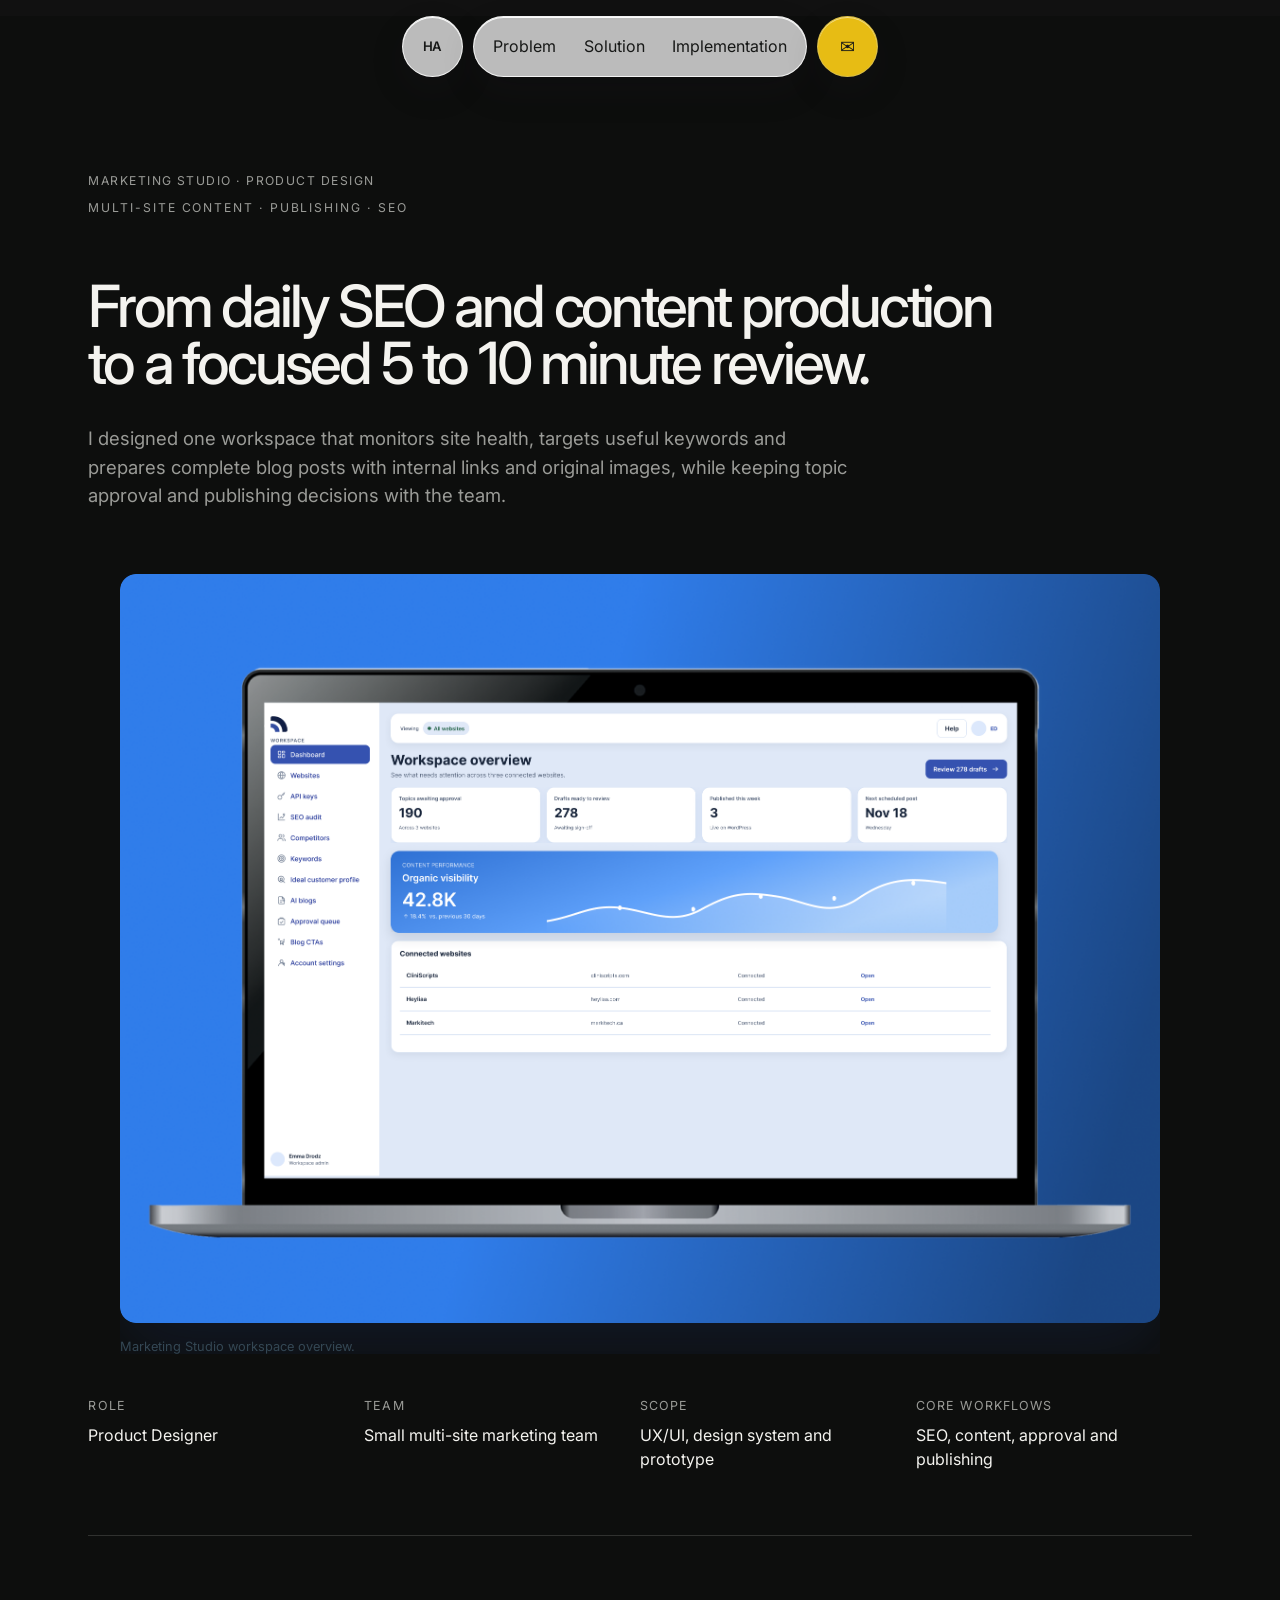
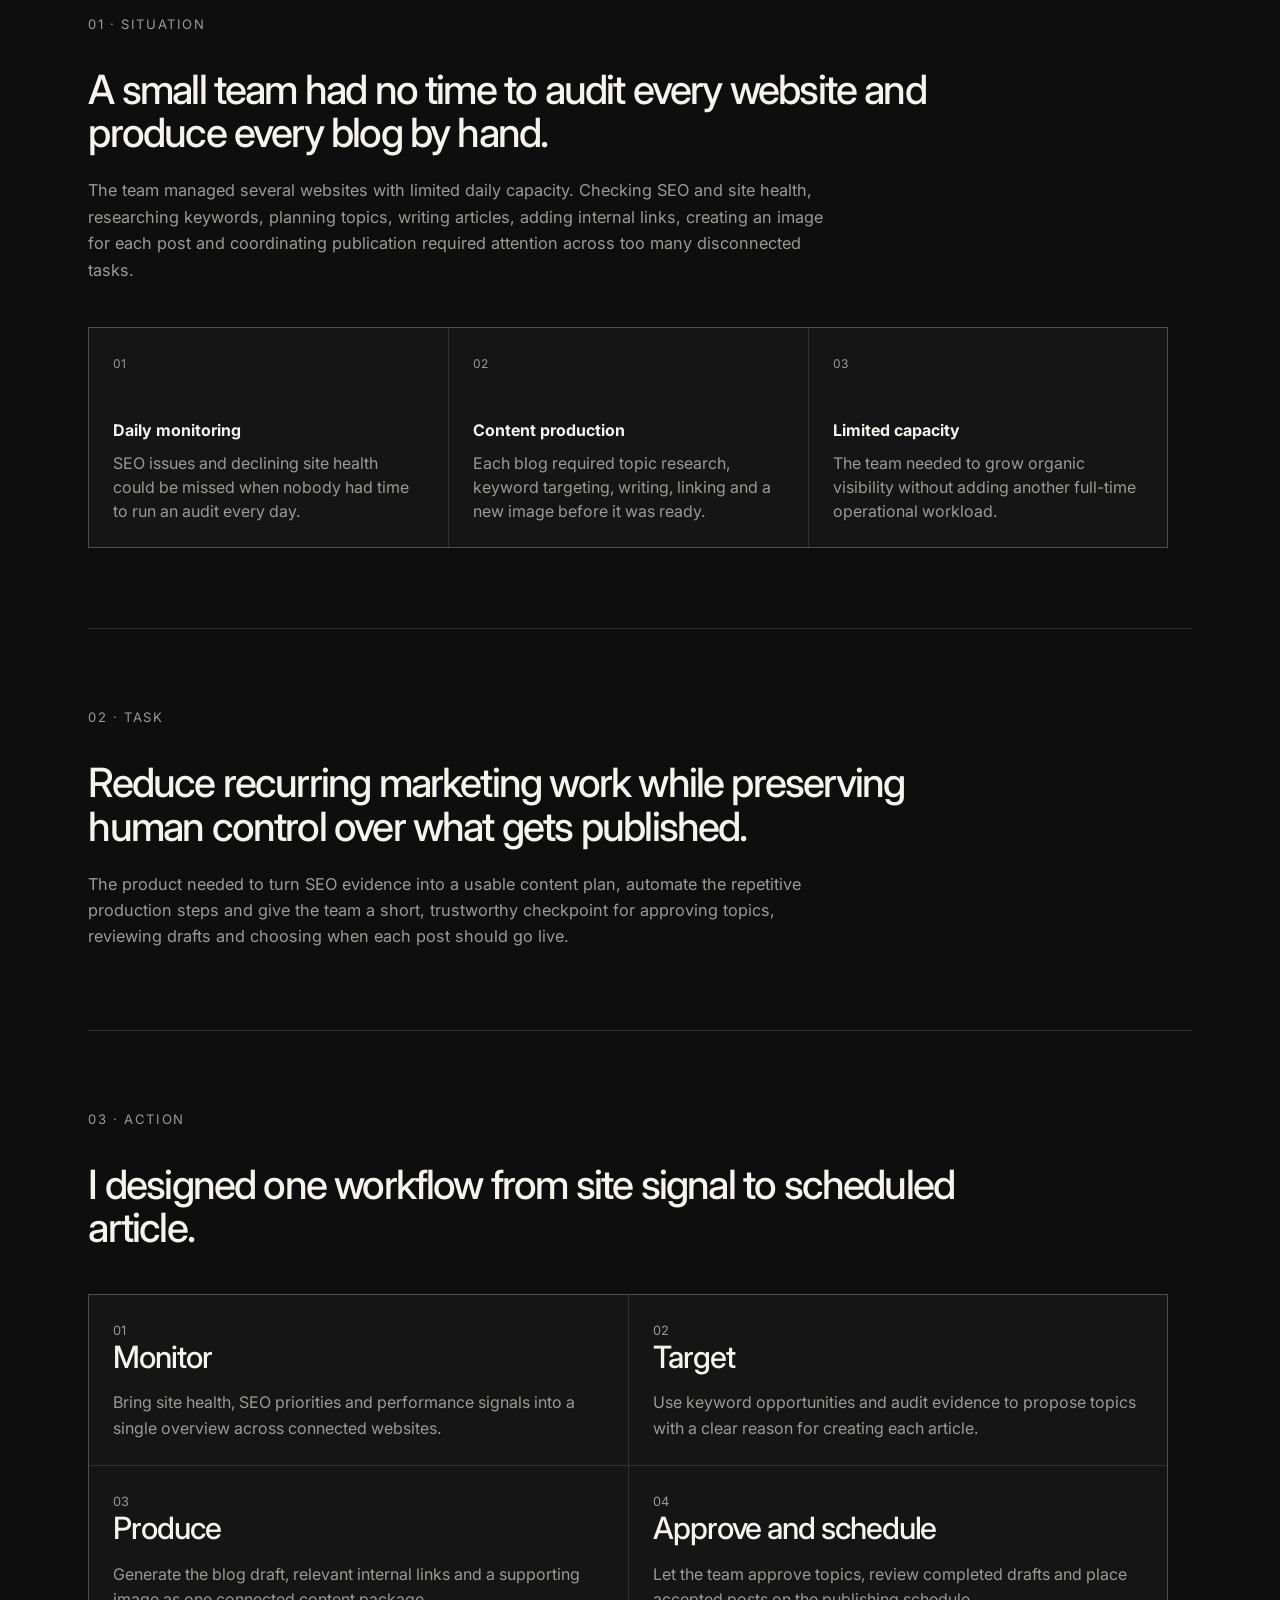
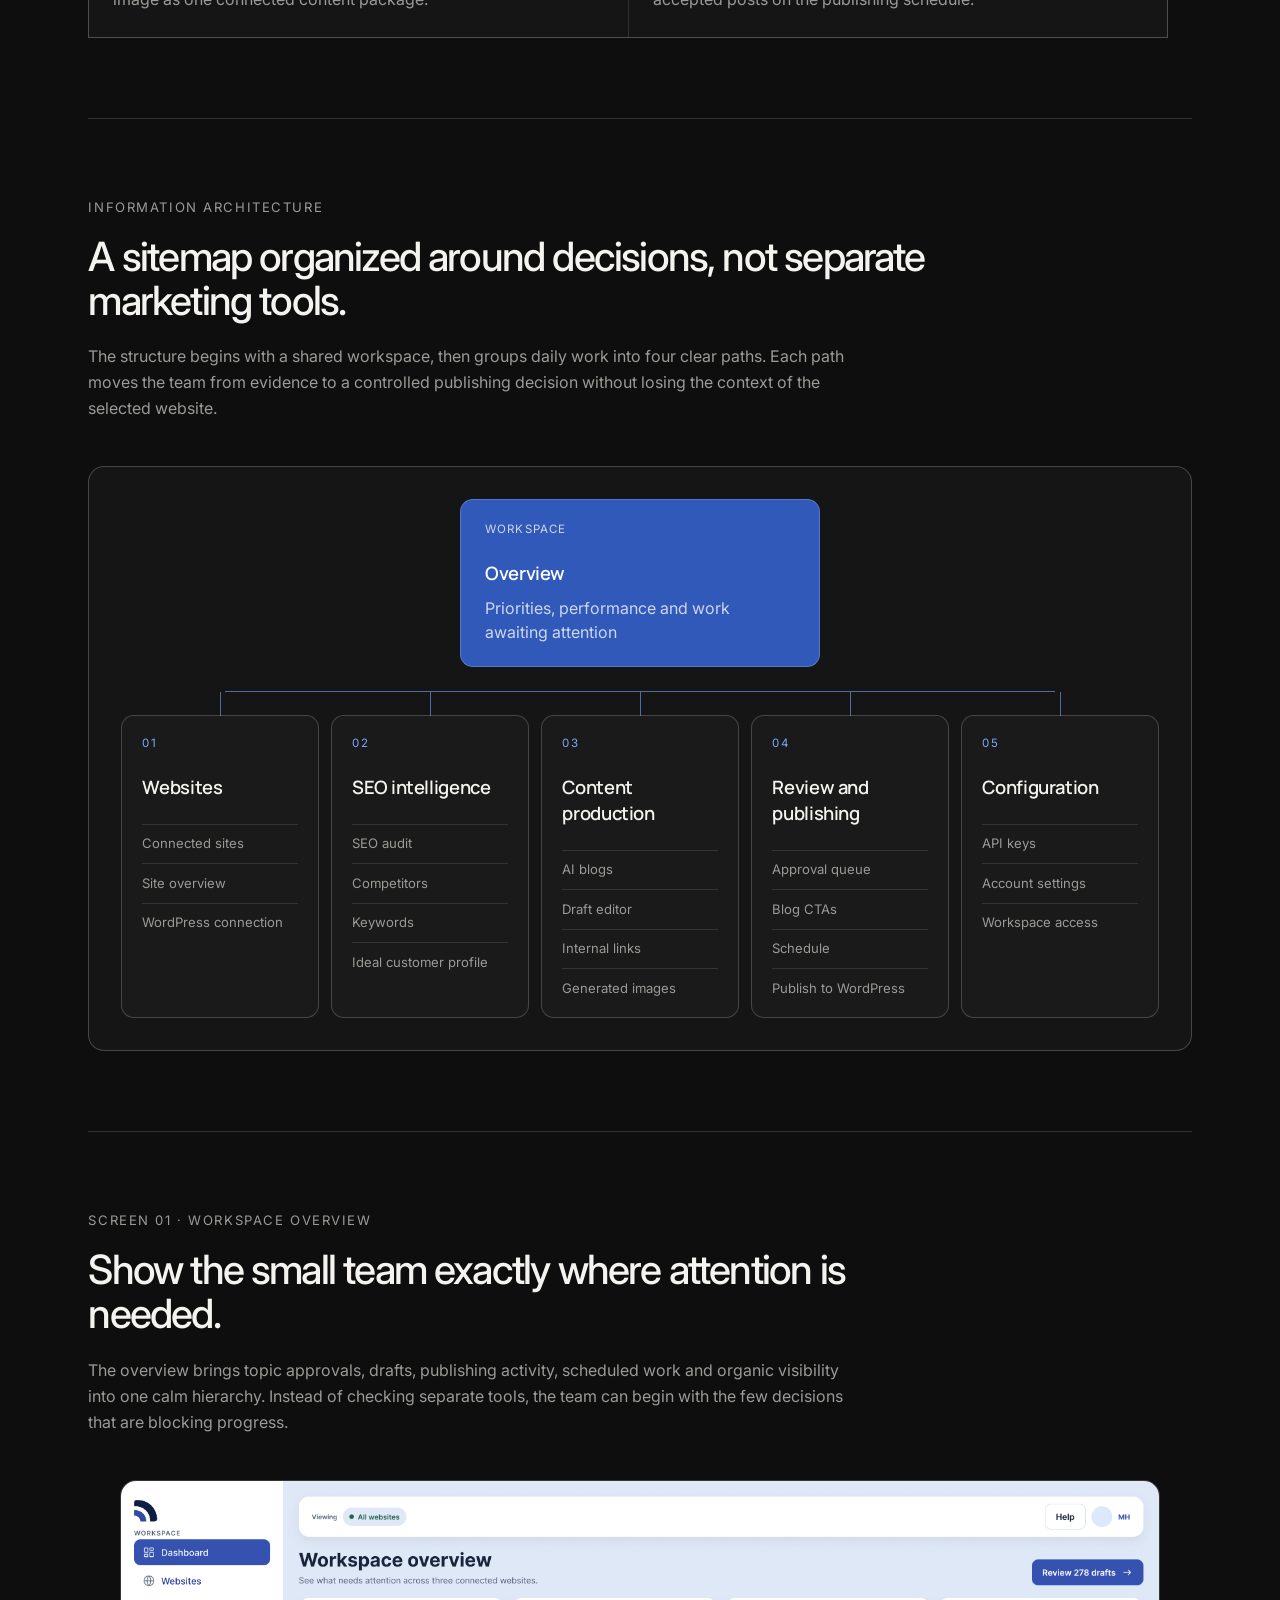
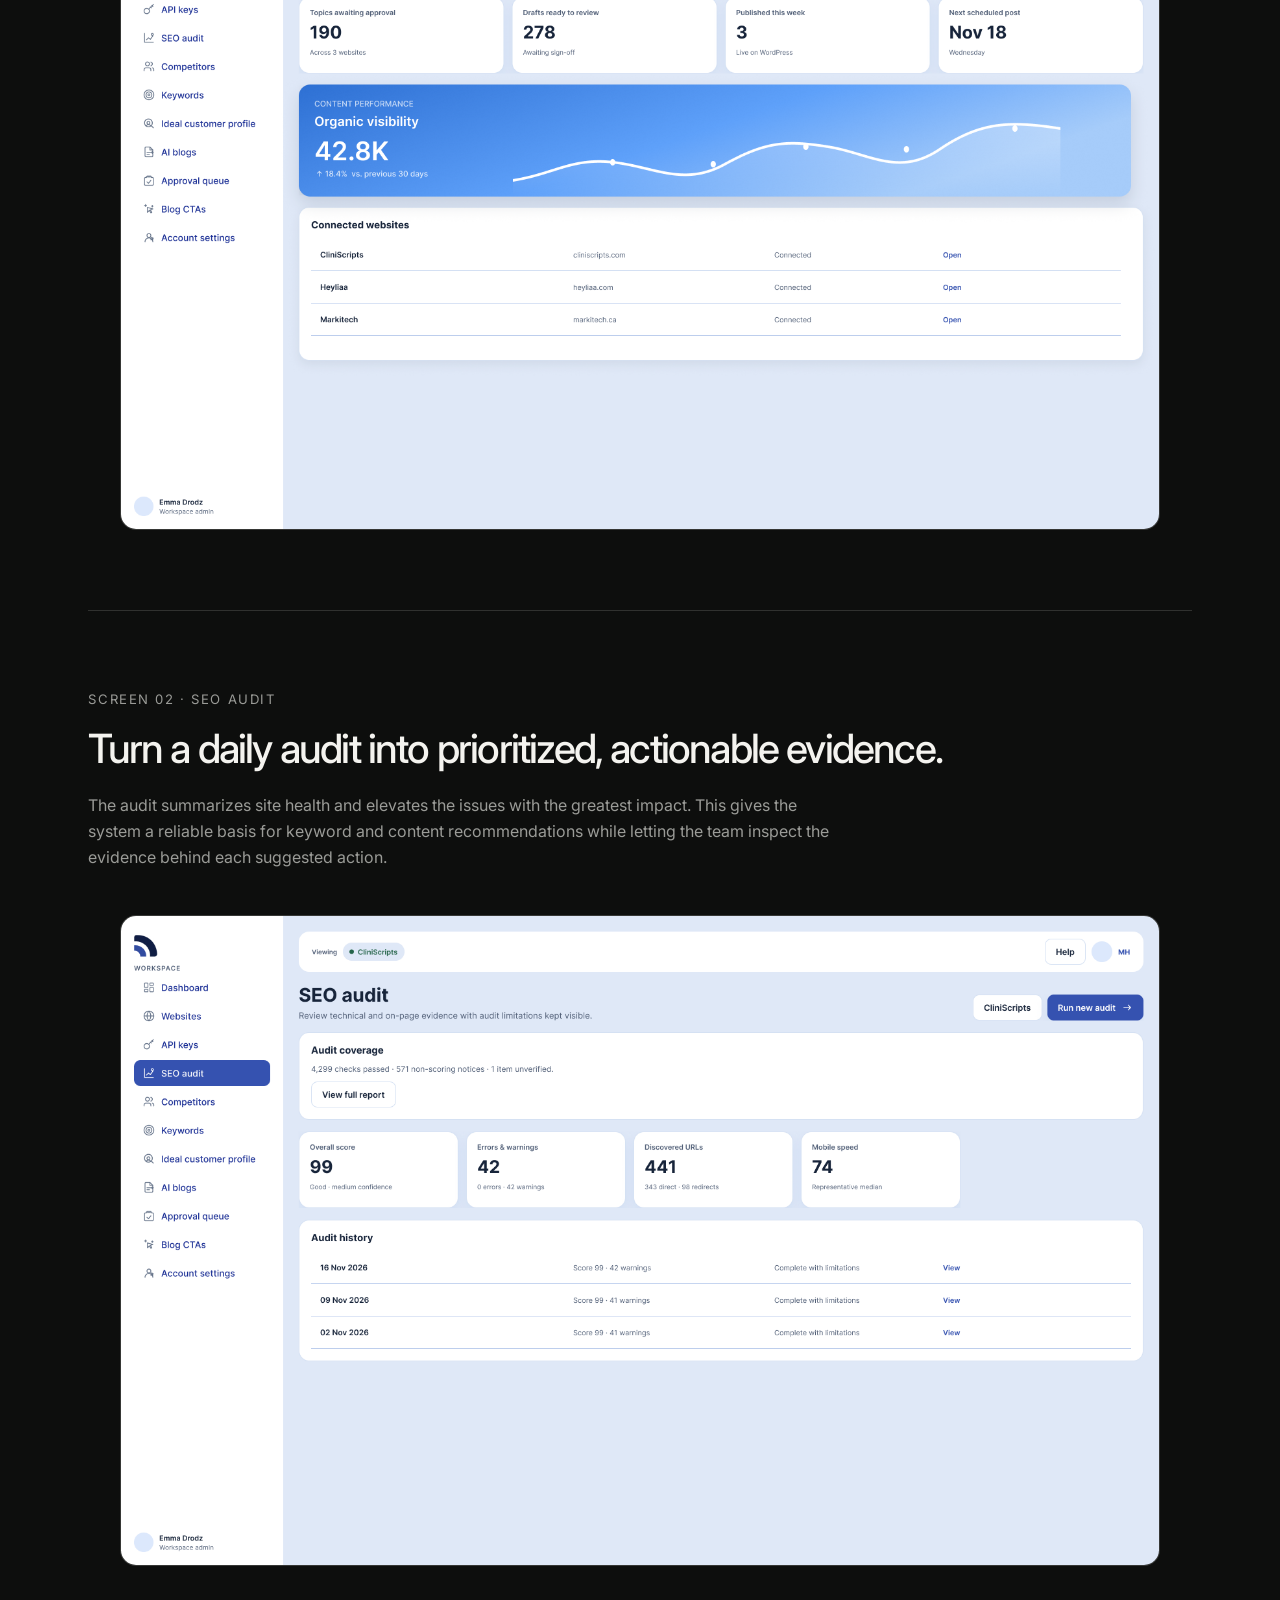
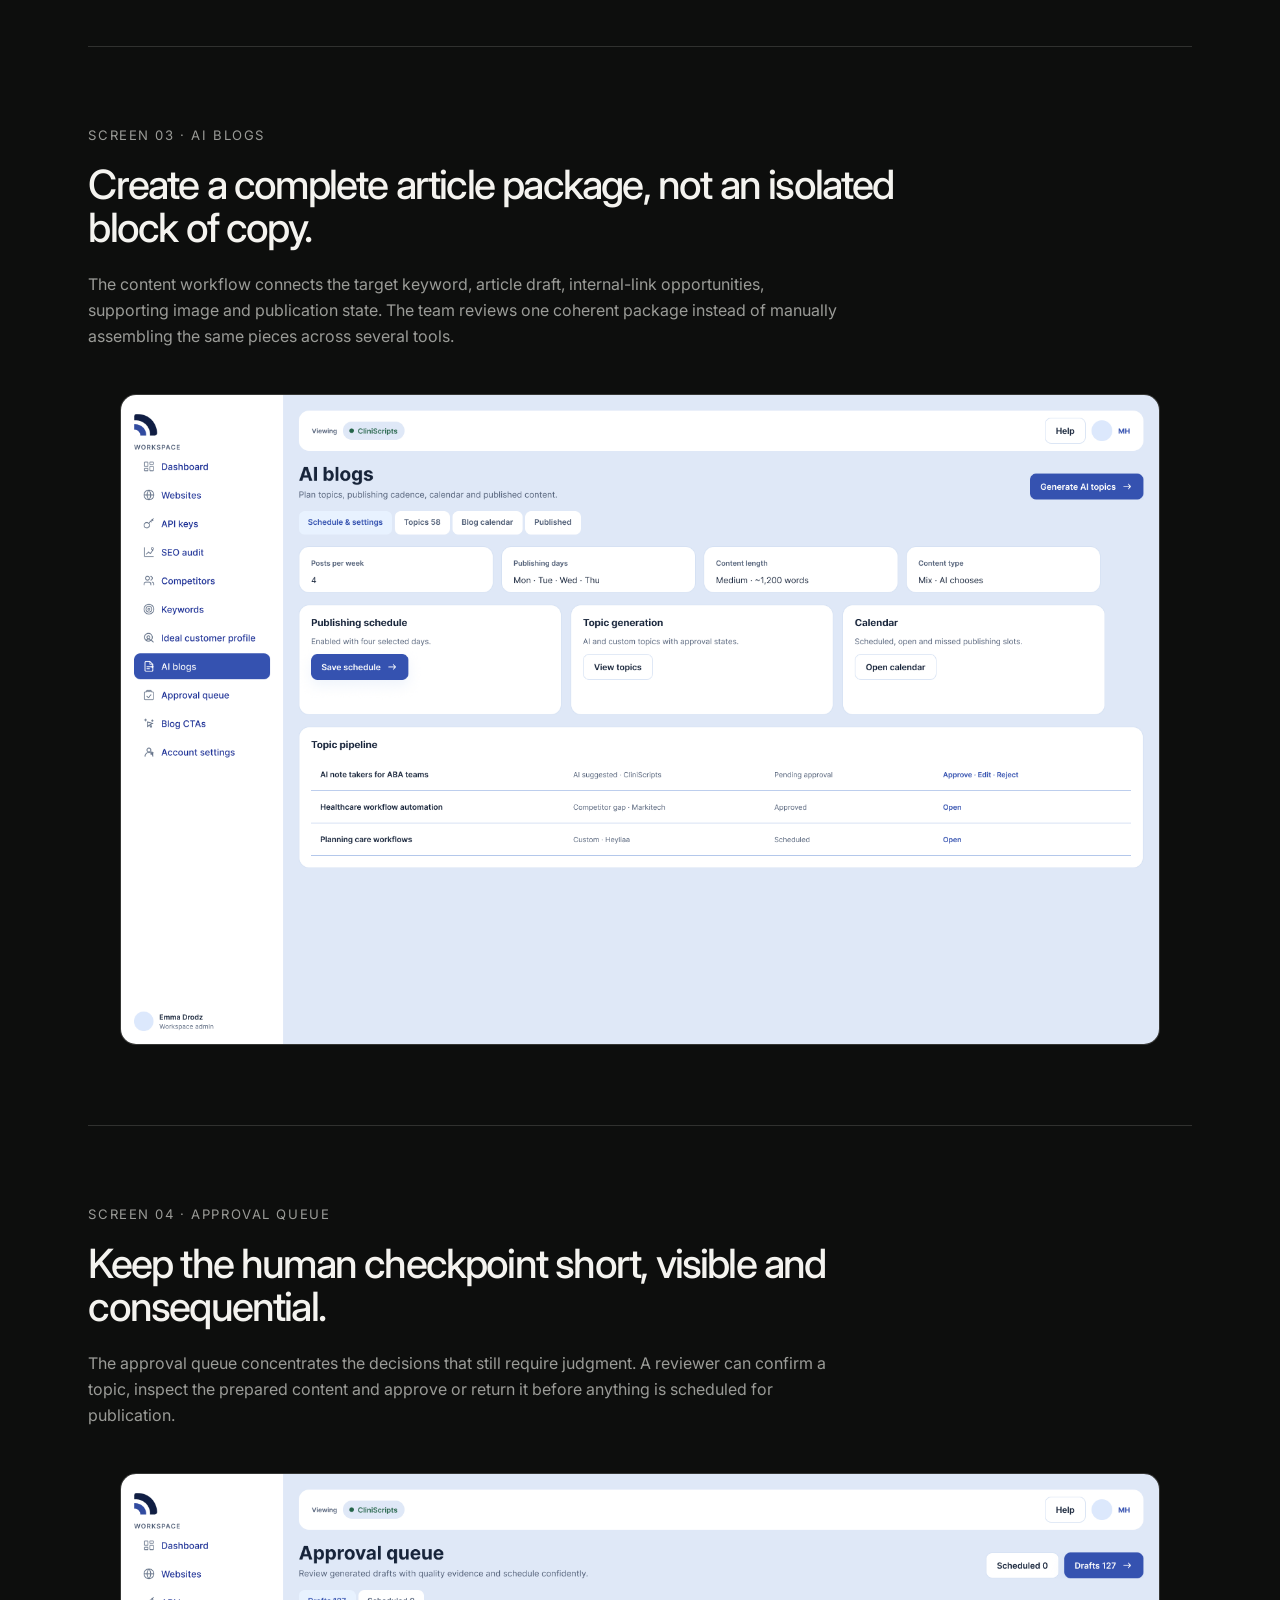
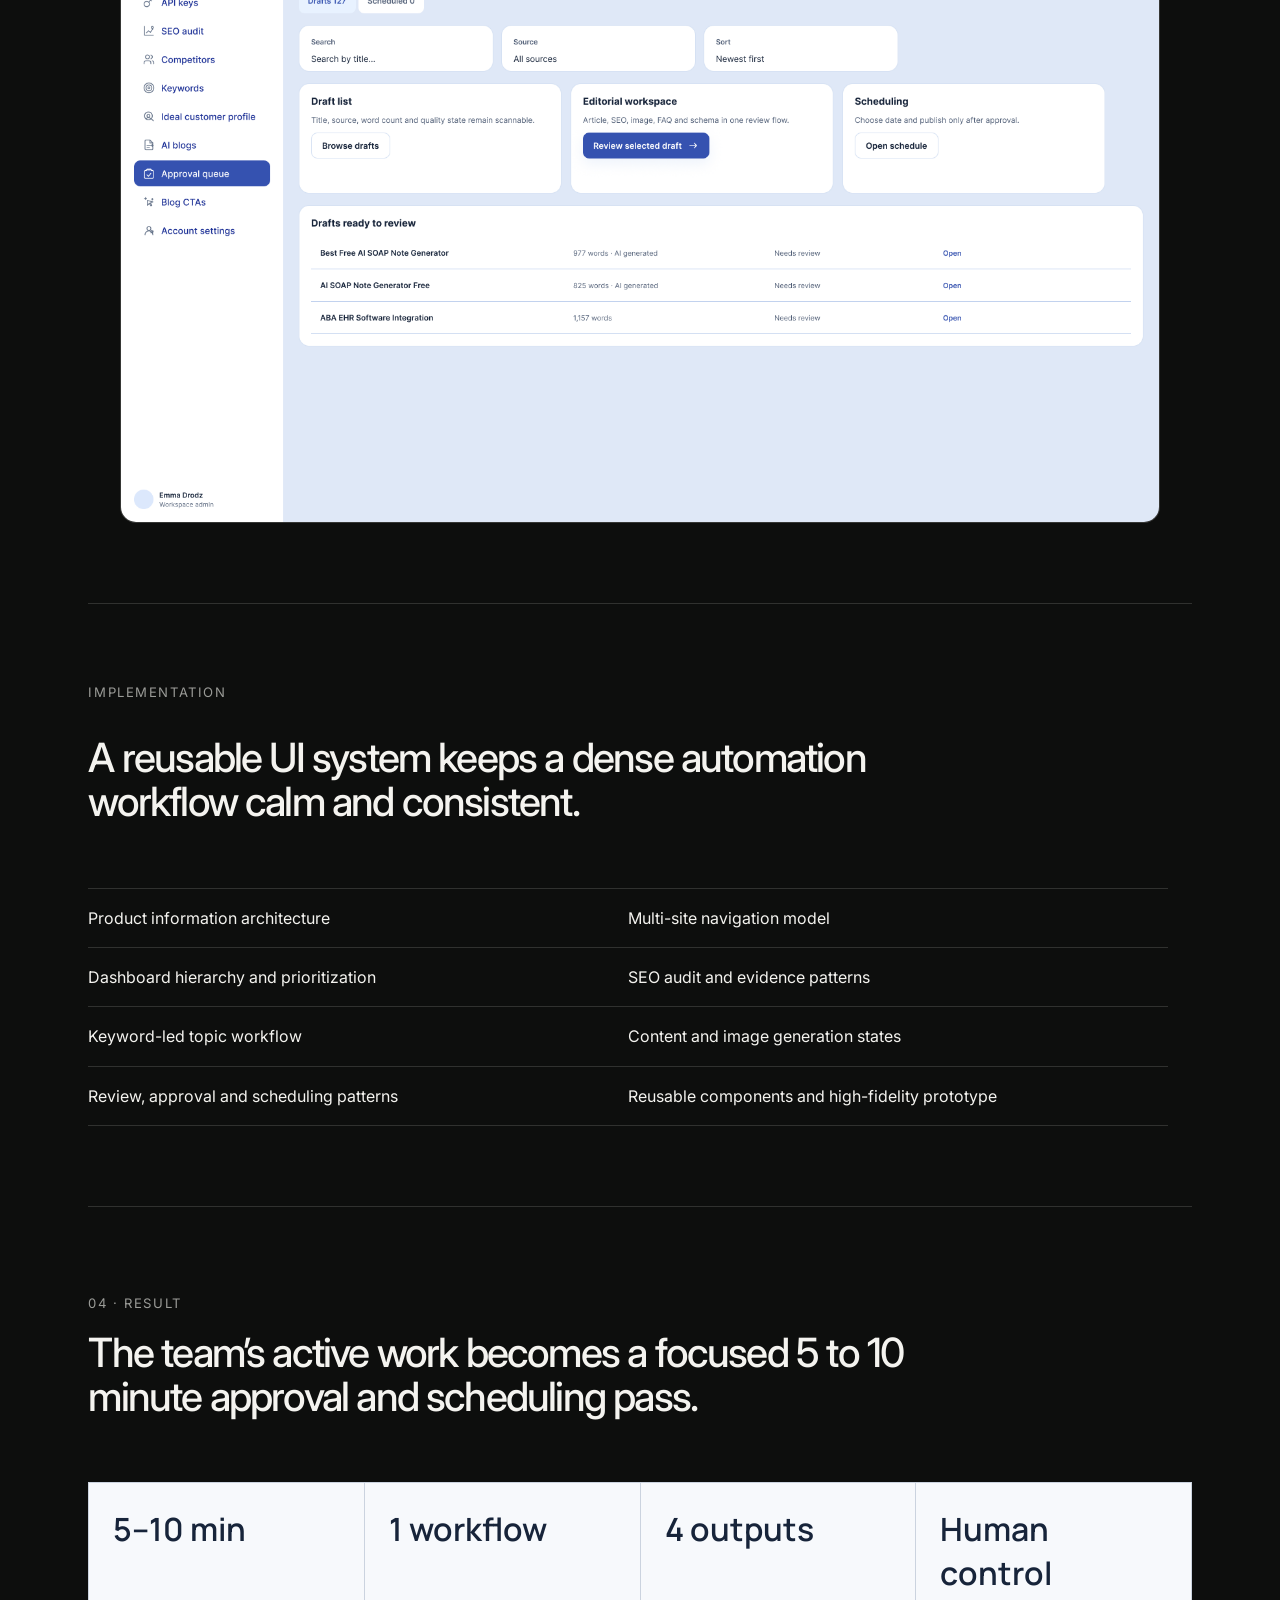
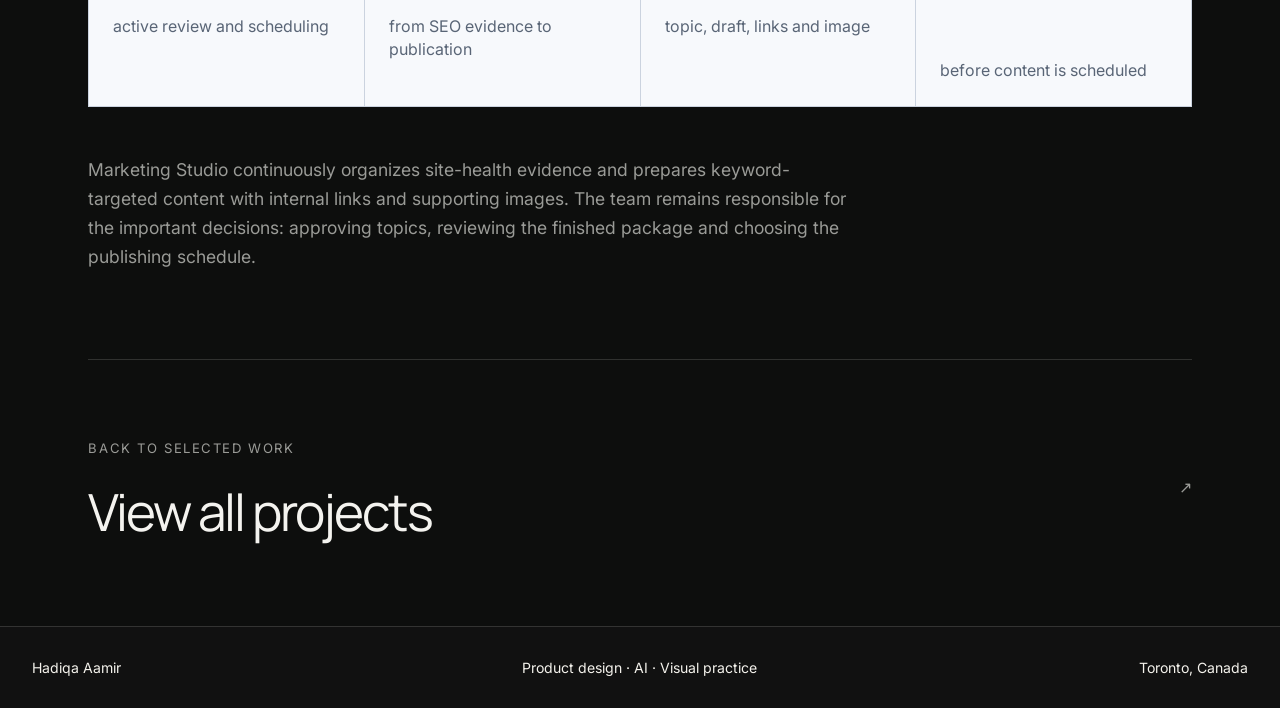
<file: projects/marketing-studio.html>
<!doctype html>
<html lang="en">
<head>
  <meta charset="UTF-8" />
  <meta name="viewport" content="width=device-width, initial-scale=1.0" />
  <meta name="description" content="Marketing Studio product design case study: helping a small team turn daily SEO checks, blog production and publishing into a 5 to 10 minute approval workflow." />
  <title>Marketing Studio | Hadiqa Aamir</title>
  <link rel="canonical" href="https://hadiqaaamir.com/projects/marketing-studio" />
  <meta name="theme-color" content="#111111" />
  <meta property="og:type" content="article" />
  <meta property="og:title" content="Marketing Studio | Hadiqa Aamir" />
  <meta property="og:description" content="Designing an automated SEO and content workflow that keeps a small team in control of topics, approvals and publishing." />
  <meta property="og:url" content="https://hadiqaaamir.com/projects/marketing-studio" />
  <meta property="og:site_name" content="Hadiqa Aamir" />
  <meta name="twitter:card" content="summary" />
  <link rel="preconnect" href="https://fonts.googleapis.com" />
  <link rel="preconnect" href="https://fonts.gstatic.com" crossorigin />
  <link href="https://fonts.googleapis.com/css2?family=Inter:wght@400;500;600;700&family=Manrope:wght@400;500;600;700&display=swap" rel="stylesheet" />
  <link rel="icon" type="image/svg+xml" href="../favicon.svg" />
  <link rel="stylesheet" href="../styles.css?v=24" />
  <link rel="stylesheet" href="../case-study.css?v=5" />
</head>
<body class="case-study-page aba-care-case marketing-studio-case">
  <a class="skip-link" href="#case-content">Skip to case study</a>
  <header class="site-header"><a class="wordmark" href="../index.html">HA</a><nav aria-label="Case study navigation"><a href="#problem">Problem</a><a href="#solution">Solution</a><a href="#implementation">Implementation</a></nav><a class="header-contact" href="mailto:hadiqaaamir@hotmail.com" aria-label="Email Hadiqa">✉</a></header>

  <main id="case-content" class="case-main">
    <section class="case-hero" data-reveal>
      <div class="case-kicker"><p class="eyebrow">MARKETING STUDIO · PRODUCT DESIGN</p><p>Multi-site content · Publishing · SEO</p></div>
      <h1>From daily SEO and content production to a focused 5 to 10 minute review.</h1>
      <p class="case-intro">I designed one workspace that monitors site health, targets useful keywords and prepares complete blog posts with internal links and original images, while keeping topic approval and publishing decisions with the team.</p>
    </section>

    <figure class="case-cover marketing-case-cover" data-reveal>
      <img class="marketing-cover-image" src="../assets/marketing-studio/marketing-studio-cover.png" alt="Marketing Studio workspace overview displayed inside a laptop on a blue gradient" />
      <figcaption class="visual-note">Marketing Studio workspace overview.</figcaption>
    </figure>

    <section class="case-facts" data-reveal><div><span>Role</span><p>Product Designer</p></div><div><span>Team</span><p>Small multi-site marketing team</p></div><div><span>Scope</span><p>UX/UI, design system and prototype</p></div><div><span>Core workflows</span><p>SEO, content, approval and publishing</p></div></section>

    <section class="case-section star-section" id="problem" data-reveal><p class="eyebrow">01 · Situation</p><div><h2>A small team had no time to audit every website and produce every blog by hand.</h2><p>The team managed several websites with limited daily capacity. Checking SEO and site health, researching keywords, planning topics, writing articles, adding internal links, creating an image for each post and coordinating publication required attention across too many disconnected tasks.</p><div class="challenge-row"><article><span>01</span><strong>Daily monitoring</strong><p>SEO issues and declining site health could be missed when nobody had time to run an audit every day.</p></article><article><span>02</span><strong>Content production</strong><p>Each blog required topic research, keyword targeting, writing, linking and a new image before it was ready.</p></article><article><span>03</span><strong>Limited capacity</strong><p>The team needed to grow organic visibility without adding another full-time operational workload.</p></article></div></div></section>

    <section class="case-section star-section" data-reveal><p class="eyebrow">02 · Task</p><div><h2>Reduce recurring marketing work while preserving human control over what gets published.</h2><p>The product needed to turn SEO evidence into a usable content plan, automate the repetitive production steps and give the team a short, trustworthy checkpoint for approving topics, reviewing drafts and choosing when each post should go live.</p></div></section>

    <section class="case-section star-section" id="solution" data-reveal><p class="eyebrow">03 · Action</p><div><h2>I designed one workflow from site signal to scheduled article.</h2><div class="process-grid"><article><span>01</span><h3>Monitor</h3><p>Bring site health, SEO priorities and performance signals into a single overview across connected websites.</p></article><article><span>02</span><h3>Target</h3><p>Use keyword opportunities and audit evidence to propose topics with a clear reason for creating each article.</p></article><article><span>03</span><h3>Produce</h3><p>Generate the blog draft, relevant internal links and a supporting image as one connected content package.</p></article><article><span>04</span><h3>Approve and schedule</h3><p>Let the team approve topics, review completed drafts and place accepted posts on the publishing schedule.</p></article></div></div></section>

    <section class="flow-section marketing-sitemap-section" id="sitemap" data-reveal>
      <div class="section-heading case-section-heading">
        <p class="eyebrow">Information architecture</p>
        <h2>A sitemap organized around decisions, not separate marketing tools.</h2>
        <p>The structure begins with a shared workspace, then groups daily work into four clear paths. Each path moves the team from evidence to a controlled publishing decision without losing the context of the selected website.</p>
      </div>
      <div class="marketing-sitemap" role="img" aria-label="Marketing Studio sitemap with the workspace overview connected to websites, SEO intelligence, content production, review and publishing, and account configuration">
        <article class="sitemap-root"><span>Workspace</span><strong>Overview</strong><p>Priorities, performance and work awaiting attention</p></article>
        <div class="sitemap-branches">
          <article><span>01</span><strong>Websites</strong><ul><li>Connected sites</li><li>Site overview</li><li>WordPress connection</li></ul></article>
          <article><span>02</span><strong>SEO intelligence</strong><ul><li>SEO audit</li><li>Competitors</li><li>Keywords</li><li>Ideal customer profile</li></ul></article>
          <article><span>03</span><strong>Content production</strong><ul><li>AI blogs</li><li>Draft editor</li><li>Internal links</li><li>Generated images</li></ul></article>
          <article><span>04</span><strong>Review and publishing</strong><ul><li>Approval queue</li><li>Blog CTAs</li><li>Schedule</li><li>Publish to WordPress</li></ul></article>
          <article><span>05</span><strong>Configuration</strong><ul><li>API keys</li><li>Account settings</li><li>Workspace access</li></ul></article>
        </div>
      </div>
    </section>

    <section class="flow-section marketing-flow" data-reveal><div class="section-heading case-section-heading"><p class="eyebrow">Screen 01 · Workspace overview</p><h2>Show the small team exactly where attention is needed.</h2><p>The overview brings topic approvals, drafts, publishing activity, scheduled work and organic visibility into one calm hierarchy. Instead of checking separate tools, the team can begin with the few decisions that are blocking progress.</p></div><figure class="marketing-screen"><img src="../assets/marketing-studio/workspace-overview-final.png" alt="Marketing Studio overview showing approvals, drafts, publishing activity and organic visibility" /></figure></section>

    <section class="flow-section marketing-flow" data-reveal><div class="section-heading case-section-heading"><p class="eyebrow">Screen 02 · SEO audit</p><h2>Turn a daily audit into prioritized, actionable evidence.</h2><p>The audit summarizes site health and elevates the issues with the greatest impact. This gives the system a reliable basis for keyword and content recommendations while letting the team inspect the evidence behind each suggested action.</p></div><figure class="marketing-screen"><img src="../assets/marketing-studio/seo-audit-final.png" alt="Marketing Studio SEO audit showing site health and prioritized issues" /></figure></section>

    <section class="flow-section marketing-flow" data-reveal><div class="section-heading case-section-heading"><p class="eyebrow">Screen 03 · AI blogs</p><h2>Create a complete article package, not an isolated block of copy.</h2><p>The content workflow connects the target keyword, article draft, internal-link opportunities, supporting image and publication state. The team reviews one coherent package instead of manually assembling the same pieces across several tools.</p></div><figure class="marketing-screen"><img src="../assets/marketing-studio/ai-blogs-final.png" alt="Marketing Studio AI blogs workspace showing content production and review states" /></figure></section>

    <section class="flow-section marketing-flow" data-reveal><div class="section-heading case-section-heading"><p class="eyebrow">Screen 04 · Approval queue</p><h2>Keep the human checkpoint short, visible and consequential.</h2><p>The approval queue concentrates the decisions that still require judgment. A reviewer can confirm a topic, inspect the prepared content and approve or return it before anything is scheduled for publication.</p></div><figure class="marketing-screen"><img src="../assets/marketing-studio/approval-queue-final.png" alt="Marketing Studio approval queue showing topics and drafts awaiting review" /></figure></section>

    <section class="case-section execution-section star-section" id="implementation" data-reveal><p class="eyebrow">Implementation</p><div><h2>A reusable UI system keeps a dense automation workflow calm and consistent.</h2><ul class="contribution-list"><li>Product information architecture</li><li>Multi-site navigation model</li><li>Dashboard hierarchy and prioritization</li><li>SEO audit and evidence patterns</li><li>Keyword-led topic workflow</li><li>Content and image generation states</li><li>Review, approval and scheduling patterns</li><li>Reusable components and high-fidelity prototype</li></ul></div></section>

    <section class="case-outcome execution-outcome" data-reveal><p class="eyebrow">04 · Result</p><h2>The team’s active work becomes a focused 5 to 10 minute approval and scheduling pass.</h2><div class="evidence-grid"><article><strong>5–10 min</strong><span>active review and scheduling</span></article><article><strong>1 workflow</strong><span>from SEO evidence to publication</span></article><article><strong>4 outputs</strong><span>topic, draft, links and image</span></article><article><strong>Human control</strong><span>before content is scheduled</span></article></div><p>Marketing Studio continuously organizes site-health evidence and prepares keyword-targeted content with internal links and supporting images. The team remains responsible for the important decisions: approving topics, reviewing the finished package and choosing the publishing schedule.</p></section>
    <section class="case-next"><p class="eyebrow">Back to selected work</p><a href="../index.html#work">View all projects <span>↗</span></a></section>
  </main>
  <footer><p>Hadiqa Aamir</p><p>Product design · AI · Visual practice</p><p>Toronto, Canada</p></footer><script src="../script.js"></script>
</body>
</html>
</file>
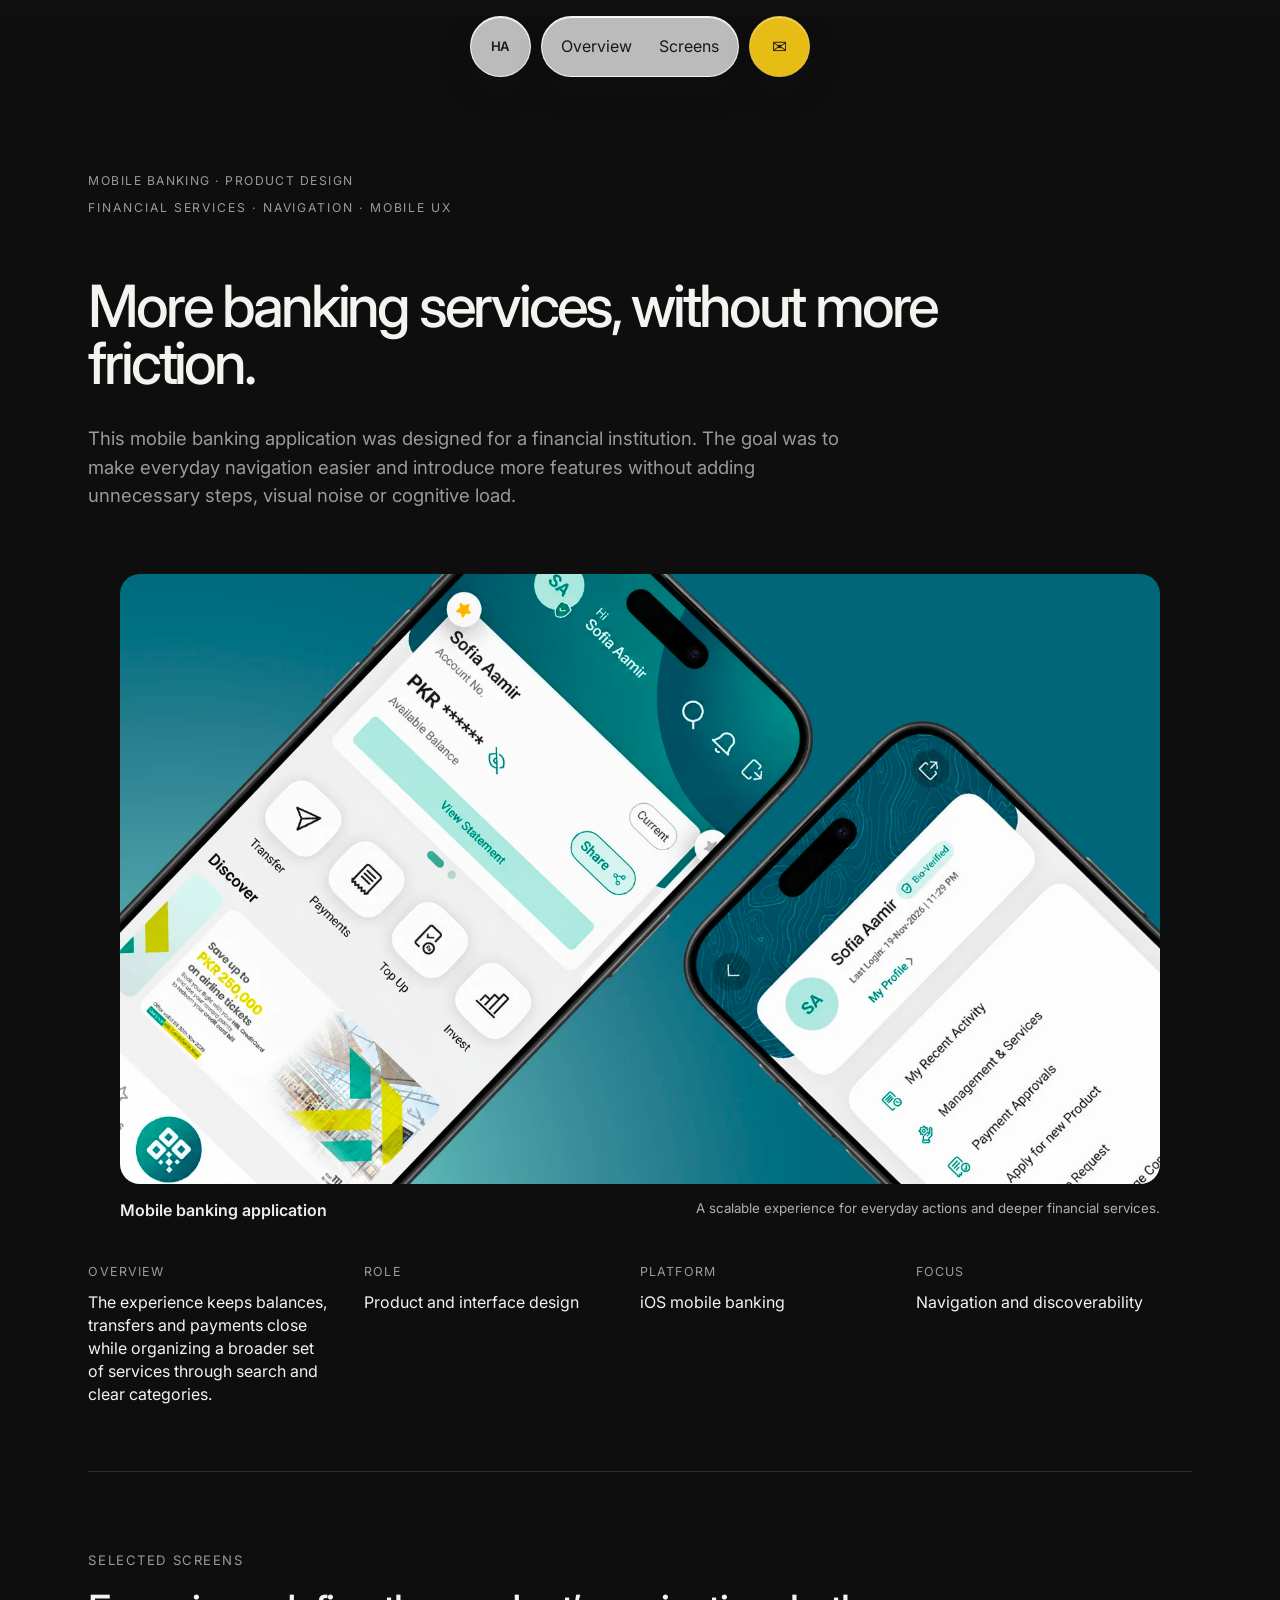
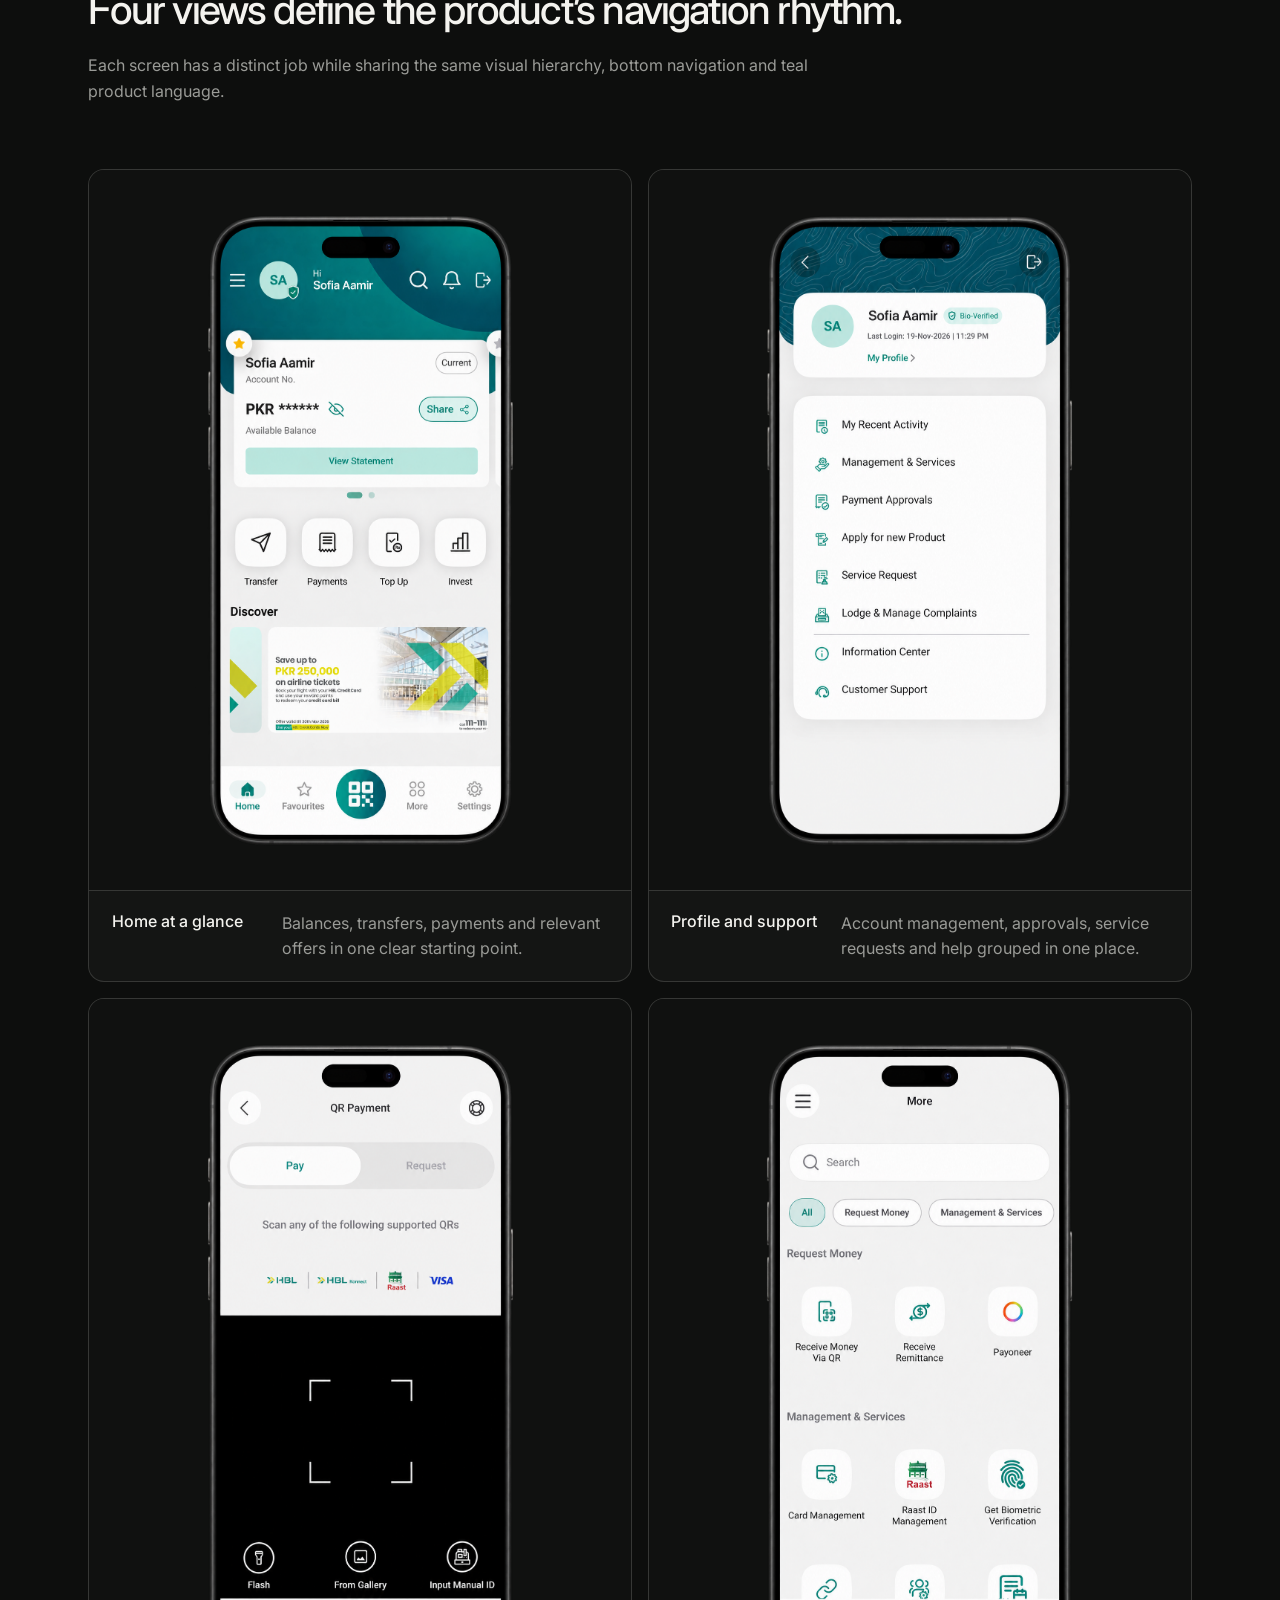
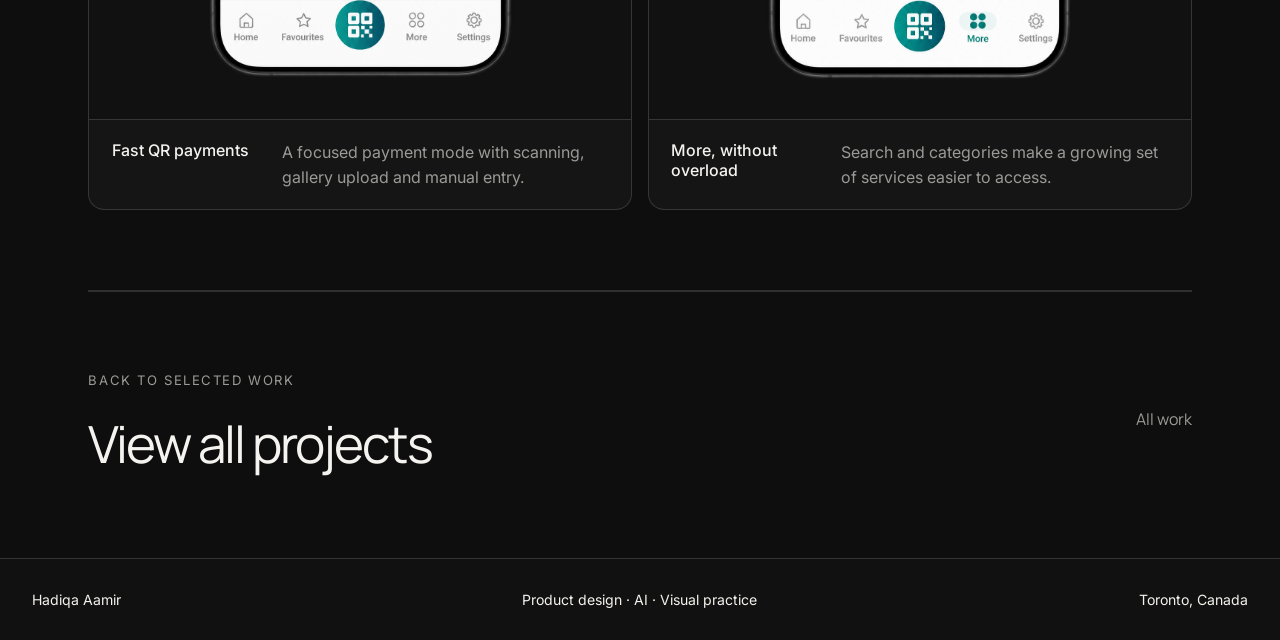
<file: projects/mobile-banking.html>
<!doctype html>
<html lang="en">
<head>
  <meta charset="UTF-8" />
  <meta name="viewport" content="width=device-width, initial-scale=1.0" />
  <meta name="description" content="Mobile banking application case study: simplifying navigation while expanding financial services without unnecessary friction." />
  <title>Mobile Banking Application | Hadiqa Aamir</title>
  <link rel="canonical" href="https://hadiqaaamir.com/projects/mobile-banking" />
  <meta name="theme-color" content="#111111" />
  <link rel="preconnect" href="https://fonts.googleapis.com" />
  <link rel="preconnect" href="https://fonts.gstatic.com" crossorigin />
  <link href="https://fonts.googleapis.com/css2?family=Inter:wght@400;500;600&family=Manrope:wght@400;500;600;700&display=swap" rel="stylesheet" />
  <link rel="icon" type="image/svg+xml" href="../favicon.svg" />
  <link rel="stylesheet" href="../styles.css?v=24" />
  <link rel="stylesheet" href="../case-study.css?v=6" />
</head>
<body class="case-study-page aba-care-case mobile-banking-case">
  <a class="skip-link" href="#case-content">Skip to case study</a>
  <header class="site-header">
    <a class="wordmark" href="../index.html">HA</a>
    <nav aria-label="Project navigation"><a href="#overview">Overview</a><a href="#screens">Screens</a></nav>
    <a class="header-contact" href="mailto:hadiqaaamir@hotmail.com" aria-label="Email Hadiqa">✉</a>
  </header>

  <main id="case-content" class="case-main">
    <section class="case-hero" id="overview" data-reveal>
      <div class="case-kicker"><p class="eyebrow">Mobile banking · Product design</p><p>Financial services · Navigation · Mobile UX</p></div>
      <h1>More banking services, without more friction.</h1>
      <p class="case-intro">This mobile banking application was designed for a financial institution. The goal was to make everyday navigation easier and introduce more features without adding unnecessary steps, visual noise or cognitive load.</p>
    </section>

    <figure class="case-cover product-shot mobile-banking-cover" data-reveal>
      <img src="../assets/hbl-mobile/mobile-banking-cover.webp" alt="Mobile banking application shown across two angled iPhones" />
      <figcaption><span>Mobile banking application</span><small>A scalable experience for everyday actions and deeper financial services.</small></figcaption>
    </figure>

    <section class="case-facts mobile-banking-overview" data-reveal>
      <div><span>Overview</span><p>The experience keeps balances, transfers and payments close while organizing a broader set of services through search and clear categories.</p></div>
      <div><span>Role</span><p>Product and interface design</p></div>
      <div><span>Platform</span><p>iOS mobile banking</p></div>
      <div><span>Focus</span><p>Navigation and discoverability</p></div>
    </section>

    <section class="flow-section banking-screen-section" id="screens" data-reveal>
      <div class="section-heading case-section-heading"><p class="eyebrow">Selected screens</p><h2>Four views define the product’s navigation rhythm.</h2><p>Each screen has a distinct job while sharing the same visual hierarchy, bottom navigation and teal product language.</p></div>
      <div class="banking-case-screen-grid">
        <figure><img src="../assets/hbl-mobile/home-iphone-mockup.png" alt="Mobile banking home screen in an iPhone mockup" loading="lazy" decoding="async" /><figcaption><strong>Home at a glance</strong><span>Balances, transfers, payments and relevant offers in one clear starting point.</span></figcaption></figure>
        <figure><img src="../assets/hbl-mobile/profile-iphone-mockup.png" alt="Mobile banking profile and service navigation in an iPhone mockup" loading="lazy" decoding="async" /><figcaption><strong>Profile and support</strong><span>Account management, approvals, service requests and help grouped in one place.</span></figcaption></figure>
        <figure><img src="../assets/hbl-mobile/qr-payment-iphone-mockup.png" alt="QR payment scanner in an iPhone mockup" loading="lazy" decoding="async" /><figcaption><strong>Fast QR payments</strong><span>A focused payment mode with scanning, gallery upload and manual entry.</span></figcaption></figure>
        <figure><img src="../assets/hbl-mobile/more-iphone-mockup.png" alt="Searchable mobile banking services directory in an iPhone mockup" loading="lazy" decoding="async" /><figcaption><strong>More, without overload</strong><span>Search and categories make a growing set of services easier to access.</span></figcaption></figure>
      </div>
    </section>

    <section class="case-next"><p class="eyebrow">Back to selected work</p><a href="../index.html#work">View all projects <span>All work</span></a></section>
  </main>
  <footer><p>Hadiqa Aamir</p><p>Product design · AI · Visual practice</p><p>Toronto, Canada</p></footer>
  <script src="../script.js"></script>
</body>
</html>
</file>
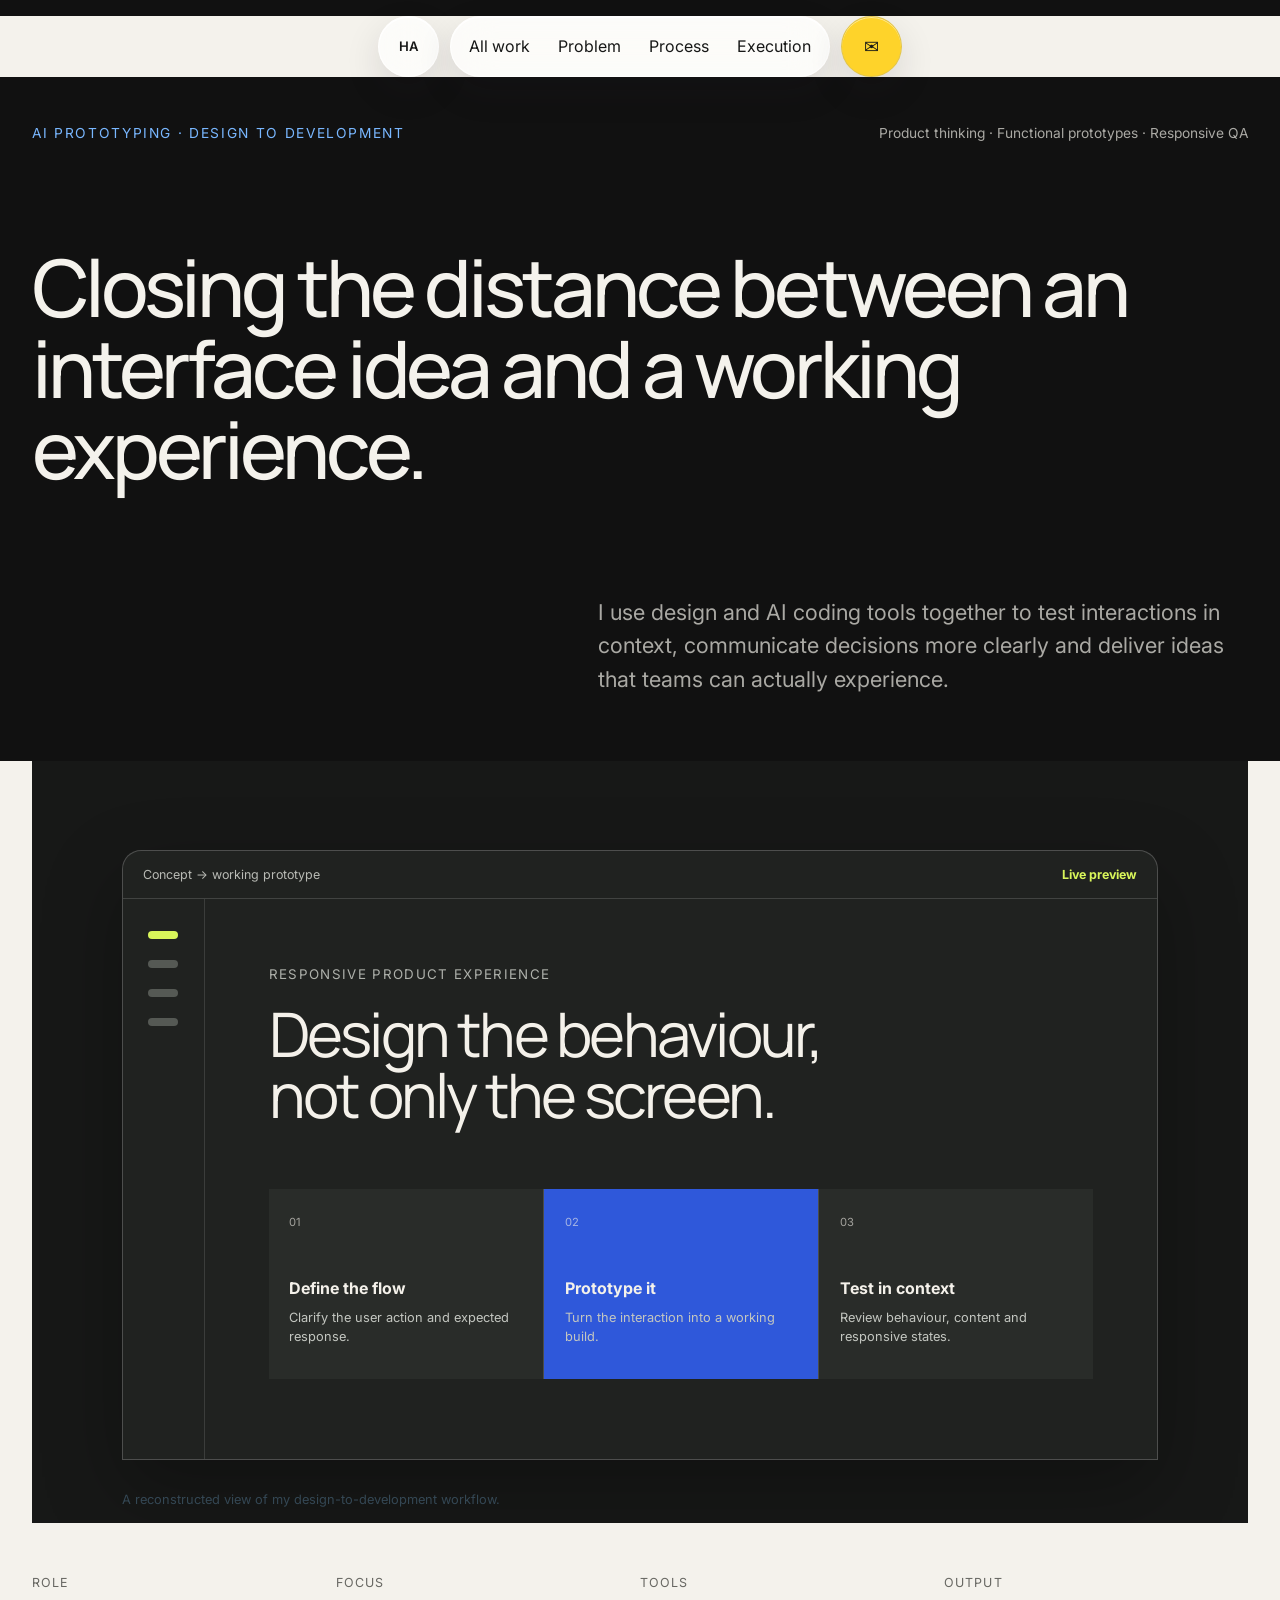
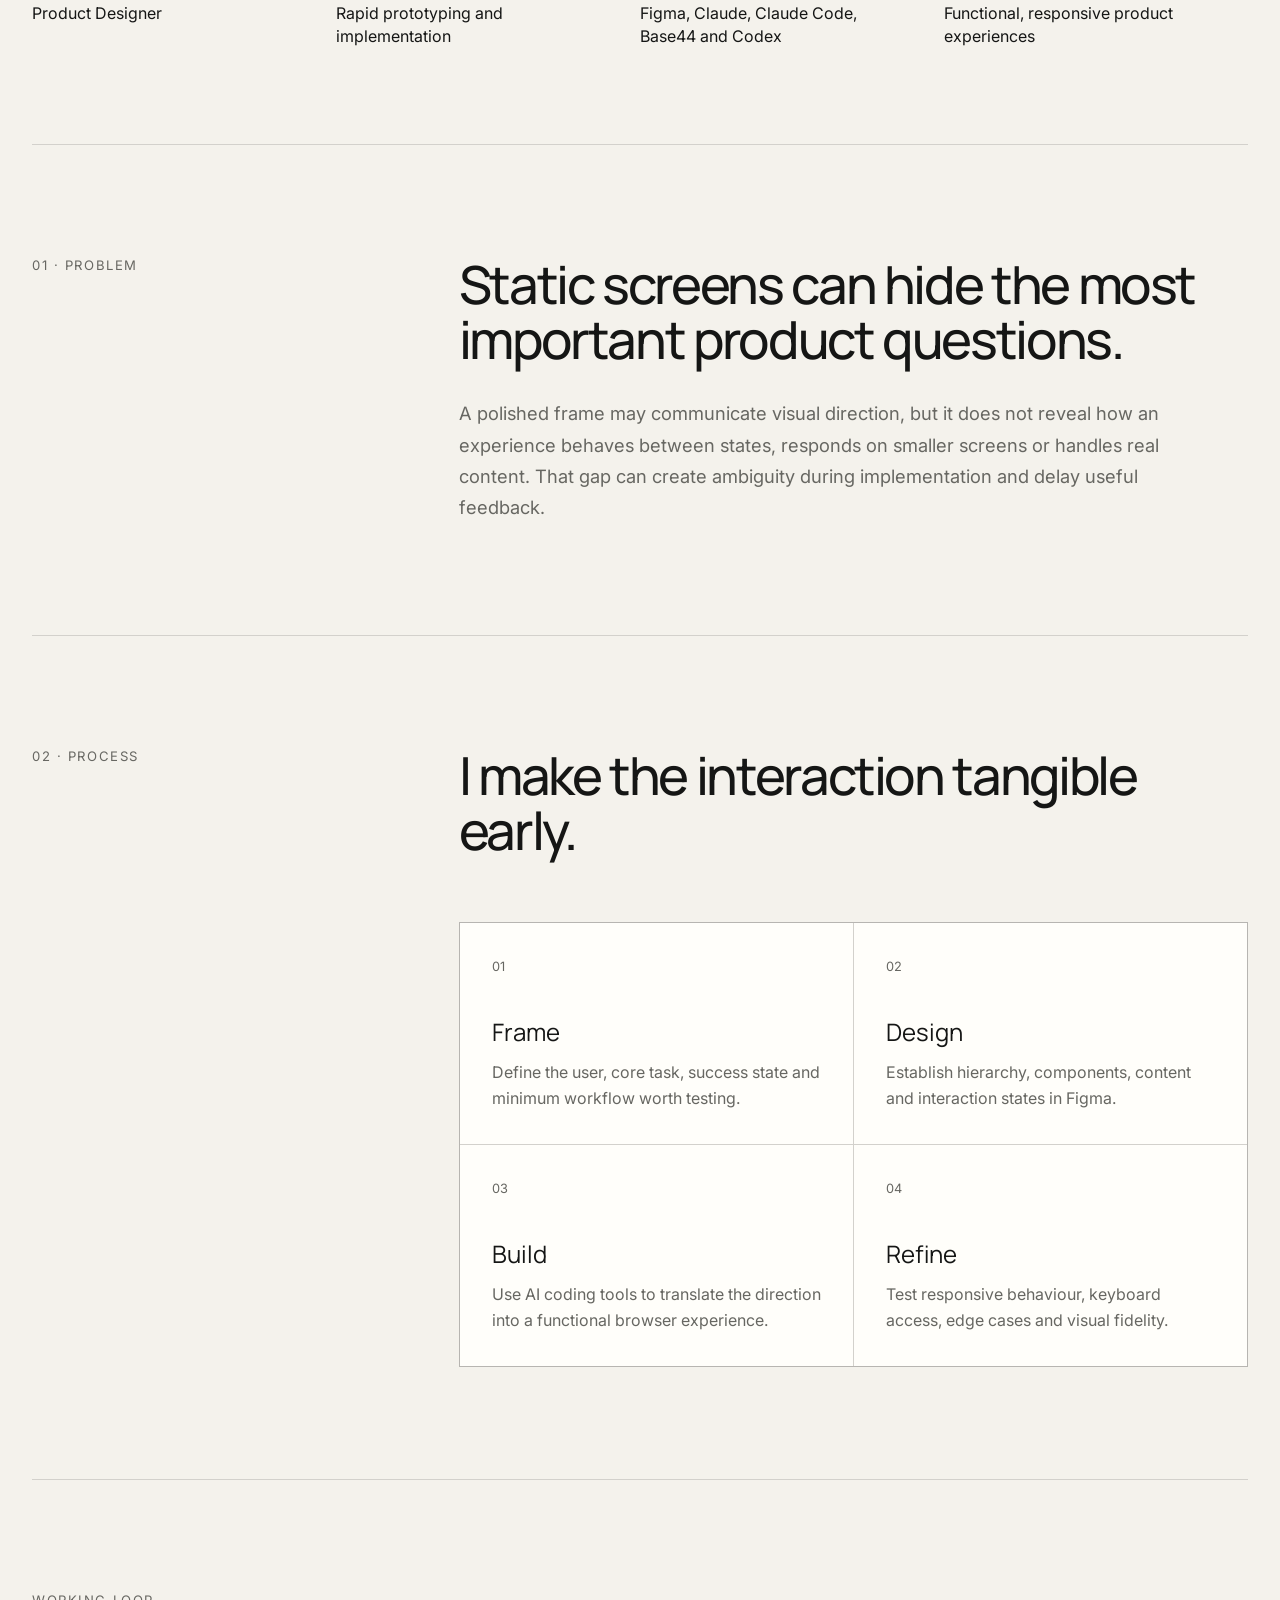
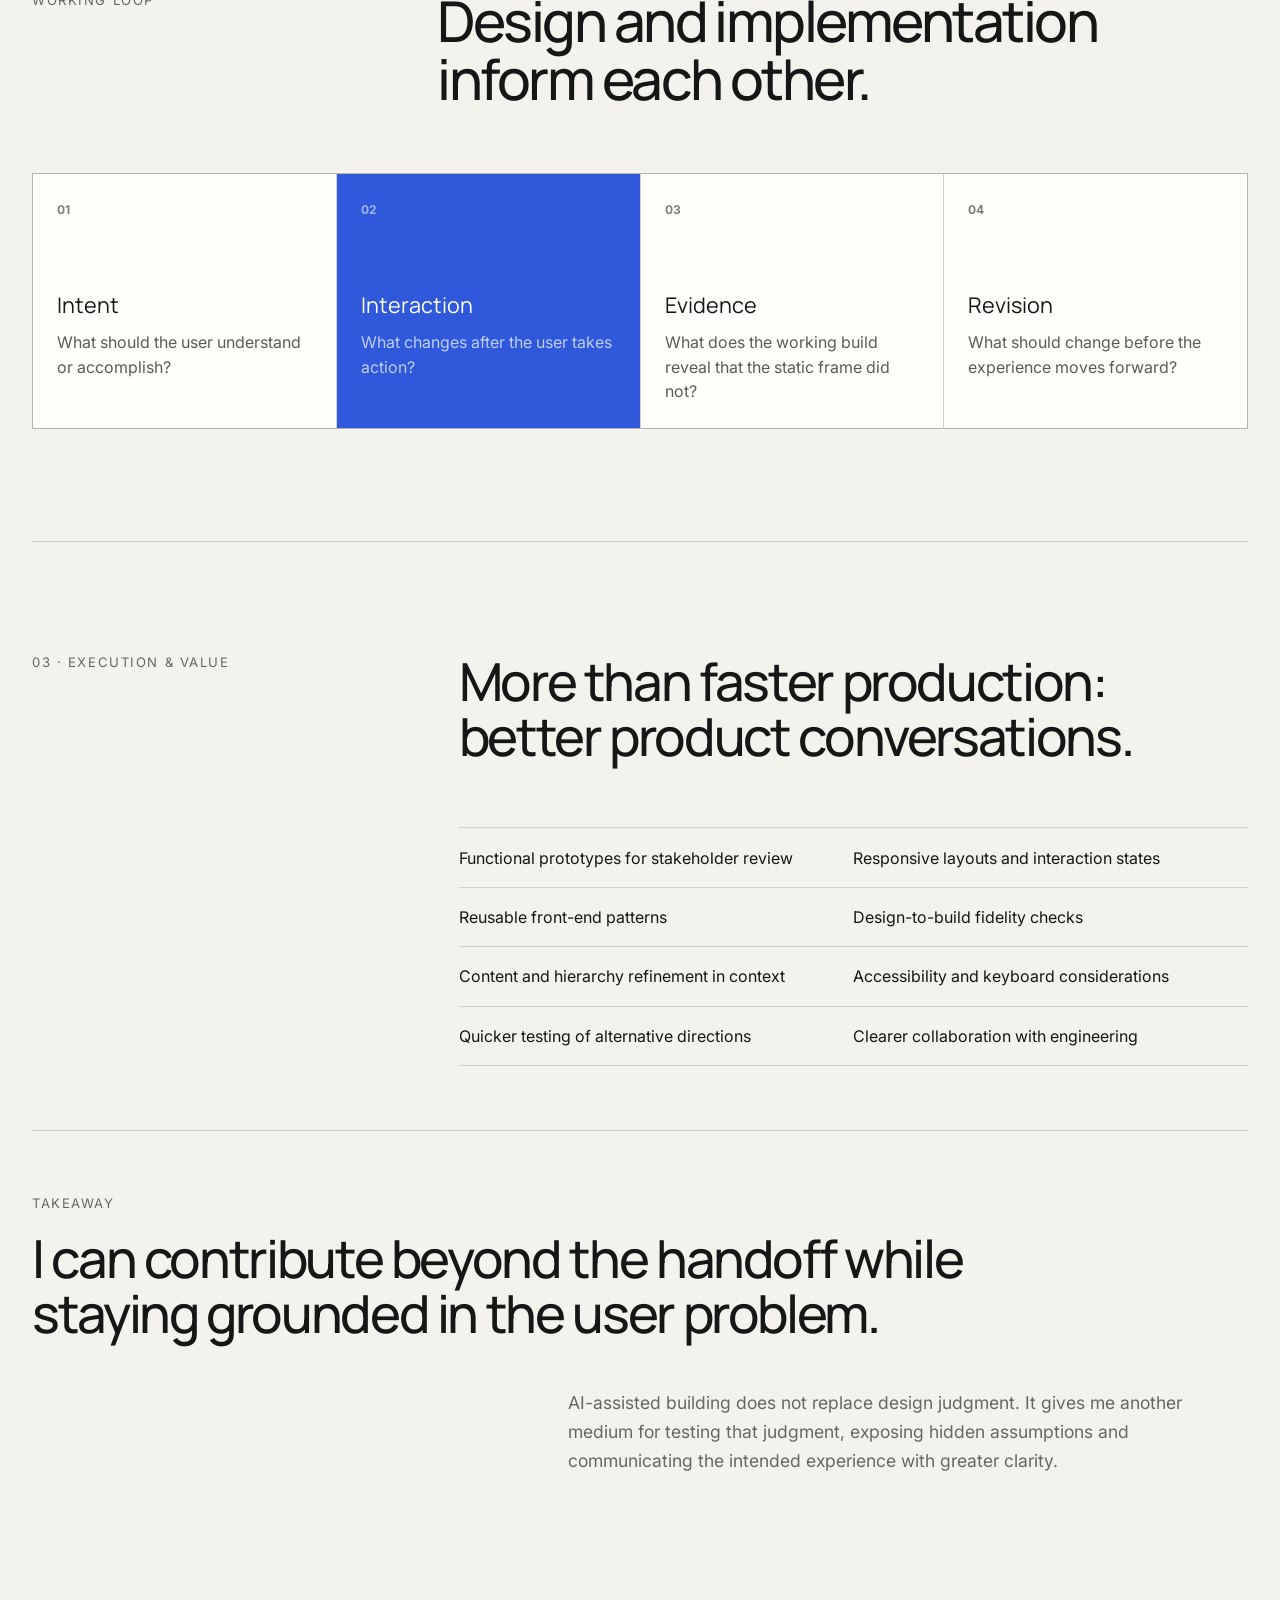
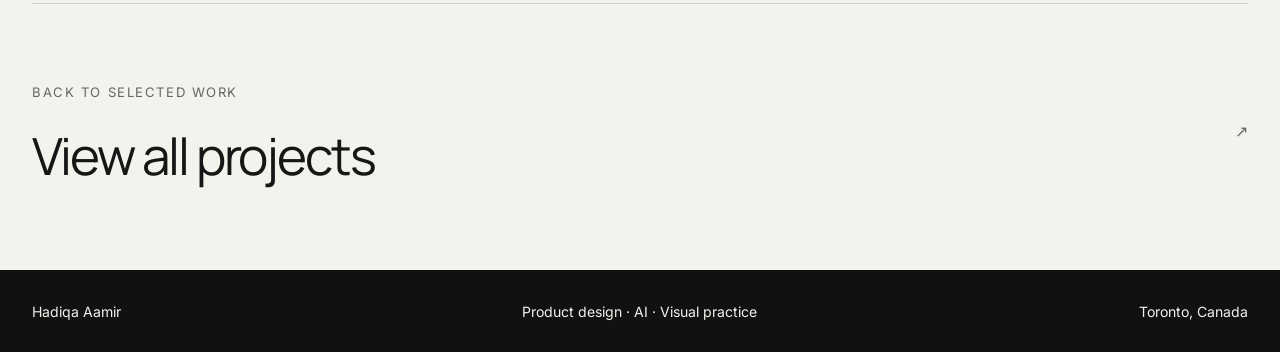
<file: projects/shipping-beyond-prototype.html>
<!doctype html>
<html lang="en">
<head>
  <meta charset="UTF-8" />
  <meta name="viewport" content="width=device-width, initial-scale=1.0" />
  <meta name="description" content="Design-to-development case study using AI-assisted prototyping to turn product ideas into testable, responsive experiences." />
  <title>Shipping Beyond the Prototype | Hadiqa Aamir</title>
  <link rel="canonical" href="https://hadiqaaamir.com/projects/shipping-beyond-prototype" />
  <meta name="theme-color" content="#111111" />
  <meta property="og:type" content="article" />
  <meta property="og:title" content="Shipping Beyond the Prototype | Hadiqa Aamir" />
  <meta property="og:description" content="Using design and AI-assisted development to turn interface ideas into functional, responsive experiences." />
  <meta property="og:url" content="https://hadiqaaamir.com/projects/shipping-beyond-prototype" />
  <meta property="og:site_name" content="Hadiqa Aamir" />
  <meta name="twitter:card" content="summary" />
  <link rel="preconnect" href="https://fonts.googleapis.com" /><link rel="preconnect" href="https://fonts.gstatic.com" crossorigin />
  <link href="https://fonts.googleapis.com/css2?family=Inter:wght@400;500;600&family=Manrope:wght@400;500;600;700&display=swap" rel="stylesheet" />
  <link rel="icon" type="image/svg+xml" href="../favicon.svg" />
  <link rel="stylesheet" href="../styles.css" /><link rel="stylesheet" href="../case-study.css?v=2" />
</head>
<body class="case-study-page build-case">
  <a class="skip-link" href="#case-content">Skip to case study</a>
  <header class="site-header"><a class="wordmark" href="../index.html">HA</a><nav aria-label="Case study navigation"><a href="../index.html#work">All work</a><a href="#problem">Problem</a><a href="#process">Process</a><a href="#execution">Execution</a></nav><a class="header-contact" href="mailto:hadiqaaamir@hotmail.com" aria-label="Email Hadiqa">✉</a></header>
  <main id="case-content" class="case-main">
    <section class="case-hero" data-reveal><div class="case-kicker"><p class="eyebrow">AI prototyping · Design to development</p><p>Product thinking · Functional prototypes · Responsive QA</p></div><h1>Closing the distance between an interface idea and a working experience.</h1><p class="case-intro">I use design and AI coding tools together to test interactions in context, communicate decisions more clearly and deliver ideas that teams can actually experience.</p></section>

    <section class="case-cover build-case-cover" data-reveal>
      <div class="build-stage"><div class="build-stage-top"><span>Concept → working prototype</span><b>Live preview</b></div><div class="build-stage-body"><aside><i class="on"></i><i></i><i></i><i></i></aside><div class="build-canvas"><small>Responsive product experience</small><h3>Design the behaviour,<br/>not only the screen.</h3><div class="build-demo-row"><article><span>01</span><strong>Define the flow</strong><p>Clarify the user action and expected response.</p></article><article><span>02</span><strong>Prototype it</strong><p>Turn the interaction into a working build.</p></article><article><span>03</span><strong>Test in context</strong><p>Review behaviour, content and responsive states.</p></article></div></div></div></div>
      <p class="visual-note">A reconstructed view of my design-to-development workflow.</p>
    </section>

    <section class="case-facts" data-reveal><div><span>Role</span><p>Product Designer</p></div><div><span>Focus</span><p>Rapid prototyping and implementation</p></div><div><span>Tools</span><p>Figma, Claude, Claude Code, Base44 and Codex</p></div><div><span>Output</span><p>Functional, responsive product experiences</p></div></section>

    <section class="case-section" id="problem" data-reveal><p class="eyebrow">01 · Problem</p><div><h2>Static screens can hide the most important product questions.</h2><p>A polished frame may communicate visual direction, but it does not reveal how an experience behaves between states, responds on smaller screens or handles real content. That gap can create ambiguity during implementation and delay useful feedback.</p></div></section>

    <section class="case-section" id="process" data-reveal><p class="eyebrow">02 · Process</p><div><h2>I make the interaction tangible early.</h2><div class="process-grid"><article><span>01</span><h3>Frame</h3><p>Define the user, core task, success state and minimum workflow worth testing.</p></article><article><span>02</span><h3>Design</h3><p>Establish hierarchy, components, content and interaction states in Figma.</p></article><article><span>03</span><h3>Build</h3><p>Use AI coding tools to translate the direction into a functional browser experience.</p></article><article><span>04</span><h3>Refine</h3><p>Test responsive behaviour, keyboard access, edge cases and visual fidelity.</p></article></div></div></section>

    <section class="flow-section" data-reveal><div class="section-heading case-section-heading"><p class="eyebrow">Working loop</p><h2>Design and implementation inform each other.</h2></div><div class="prototype-loop"><article><b>01</b><h3>Intent</h3><p>What should the user understand or accomplish?</p></article><article><b>02</b><h3>Interaction</h3><p>What changes after the user takes action?</p></article><article><b>03</b><h3>Evidence</h3><p>What does the working build reveal that the static frame did not?</p></article><article><b>04</b><h3>Revision</h3><p>What should change before the experience moves forward?</p></article></div></section>

    <section class="case-section execution-section" id="execution" data-reveal><p class="eyebrow">03 · Execution &amp; value</p><div><h2>More than faster production: better product conversations.</h2><ul class="contribution-list"><li>Functional prototypes for stakeholder review</li><li>Responsive layouts and interaction states</li><li>Reusable front-end patterns</li><li>Design-to-build fidelity checks</li><li>Content and hierarchy refinement in context</li><li>Accessibility and keyboard considerations</li><li>Quicker testing of alternative directions</li><li>Clearer collaboration with engineering</li></ul></div></section>

    <section class="case-outcome execution-outcome" data-reveal><p class="eyebrow">Takeaway</p><h2>I can contribute beyond the handoff while staying grounded in the user problem.</h2><p>AI-assisted building does not replace design judgment. It gives me another medium for testing that judgment, exposing hidden assumptions and communicating the intended experience with greater clarity.</p></section>
    <section class="case-next"><p class="eyebrow">Back to selected work</p><a href="../index.html#work">View all projects <span>↗</span></a></section>
  </main>
  <footer><p>Hadiqa Aamir</p><p>Product design · AI · Visual practice</p><p>Toronto, Canada</p></footer><script src="../script.js"></script>
</body>
</html>
</file>
<file: styles.css>
:root {
  --ink: #f4f2ec;
  --paper: #111111;
  --line: rgba(244, 242, 236, 0.18);
  --muted: #a8a8a3;
  --blue: #79b7ff;
  --coral: #ef6b4f;
  --acid: #d9f65a;
  font-family: "Inter", sans-serif;
  color: var(--ink);
  background: var(--paper);
  font-synthesis: none;
}

* { box-sizing: border-box; }
html { scroll-behavior: smooth; color-scheme: dark; }
body { margin: 0; min-width: 320px; background: var(--paper); }
.home-page {
  --ink: #f4f2ec;
  --paper: #111111;
  --line: rgba(244, 242, 236, .18);
  --muted: #a8a8a3;
  color: var(--ink);
  background: var(--paper);
}
a { color: inherit; }
img { display: block; max-width: 100%; }

.skip-link {
  position: fixed; left: 1rem; top: -4rem; z-index: 10;
  padding: .75rem 1rem; background: var(--ink); color: #111111;
}
.skip-link:focus { top: 1rem; }

.site-header {
  position: sticky; top: 1rem; z-index: 8; display: flex;
  justify-content: center; align-items: center; gap: .65rem;
  width: max-content; margin: 1rem auto 0; padding: 0;
  background: transparent; backdrop-filter: none;
  transition: box-shadow .3s ease, background .3s ease, transform .3s ease;
}
.site-header nav,
.site-header .header-contact {
  height: 3.8rem;
  box-sizing: border-box;
}
.site-header.is-scrolled { transform: translateY(-.2rem); }
.wordmark, .header-contact {
  display: grid; place-items: center; width: 3.8rem; height: 3.8rem;
  border: 1px solid var(--line); border-radius: 50%; background: rgba(24,24,24,.82);
  font-weight: 600; text-decoration: none; backdrop-filter: blur(18px);
}
.wordmark-icon { width: 1.75rem; height: 1.75rem; fill: none; stroke: currentColor; stroke-width: 2; stroke-linecap: round; stroke-linejoin: round; }
.header-contact { background: #ffc916; font-size: 1.15rem; }
.header-contact svg { width: 1.55rem; height: 1.55rem; fill: none; stroke: currentColor; stroke-width: 1.8; stroke-linecap: round; stroke-linejoin: round; }
nav { display: flex; gap: .15rem; padding: .35rem; border: 1px solid var(--line); border-radius: 999px; background: rgba(24,24,24,.82); backdrop-filter: blur(18px); }
nav a { display: inline-flex; align-items: center; gap: .48rem; padding: .55rem .8rem; border-radius: 999px; transition: background .25s ease; }
nav a svg { width: 1.2rem; height: 1.2rem; fill: none; stroke: currentColor; stroke-width: 1.8; stroke-linecap: round; stroke-linejoin: round; }
nav a:hover, nav a:focus-visible { background: rgba(255,255,255,.09); }
nav a, .text-link { position: relative; text-decoration: none; }
nav a::after, .text-link::after {
  content: ""; position: absolute; left: 0; right: 100%; bottom: -.2em;
  height: 1px; background: currentColor; transition: right .28s ease;
}
nav a:hover::after, nav a:focus-visible::after,
.text-link:hover::after, .text-link:focus-visible::after { right: 0; }

main { padding: 0 2rem; }
.hero { position: relative; min-height: calc(100vh - 5.8rem); display: grid; place-items: center; padding: 2rem 0 0; overflow: hidden; }
.eyebrow { margin: 0 0 1.25rem; color: var(--muted); font-size: .82rem; text-transform: uppercase; letter-spacing: .12em; }
h1, h2, h3 { margin: 0; font-weight: 400; }
h1, h2, h3 { font-family: "Manrope", sans-serif; }
h1 { max-width: 980px; font-size: clamp(2.7rem, 5.8vw, 4.75rem); font-weight: 500; line-height: 1.02; letter-spacing: -.052em; }
h1 span { color: var(--blue); }
.hero-center { margin-top: -5rem; text-align: center; }
.hero-hello { display: flex; justify-content: center; align-items: center; gap: .55rem; margin: 0 0 1.4rem; color: var(--muted); }
.hero-hello span { display: grid; place-items: center; width: 2.2rem; height: 2.2rem; border-radius: 50%; background: var(--ink); color: #111111; font-size: .68rem; font-weight: 600; }
.hero-hello .hero-avatar { overflow: hidden; width: 3.3rem; height: 3.3rem; border: 2px solid #fffdf8; background: #332b28; box-shadow: 0 4px 14px rgba(21,22,21,.16); }
.hero-avatar img { width: 100%; height: 100%; object-fit: cover; object-position: 50% 42%; }
.hero-center h1 { max-width: none; white-space: nowrap; font-family: "Manrope", sans-serif; font-size: clamp(3.1rem, 5.15vw, 5.3rem); font-weight: 500; line-height: 1.02; letter-spacing: -.052em; }
.hero-center h1 em { font-style: italic; font-weight: 500; }
.hero-current { margin: 2rem 0 0; color: var(--muted); font-size: 1rem; line-height: 1.55; }
.hero-current strong { color: var(--ink); }
.home-page .hero-current { color: #c7c7c2; }
.home-page .hero-current strong { color: #f4f2ec; }

.hero-pill-field { position: absolute; left: -2rem; right: -2rem; bottom: 0; height: 225px; overflow: visible; border-bottom: 1px solid var(--line); pointer-events: none; }
.hero-pill {
  position: absolute; left: var(--x); bottom: var(--bottom); display: grid; place-items: center;
  min-width: 195px; padding: 1.08rem 1.5rem; border: 1px solid rgba(17,17,17,.28); border-radius: 999px;
  color: #151615;
  font: 600 .82rem "Manrope", sans-serif; letter-spacing: .055em; text-transform: uppercase;
  transform: rotate(var(--r)); box-shadow: 0 9px 20px rgba(21,22,21,.09);
  transition: transform .35s cubic-bezier(.2,.8,.2,1), box-shadow .35s ease;
  pointer-events: auto;
  cursor: grab; user-select: none; touch-action: none; will-change: left, top, transform;
}
.hero-pill:hover { transform: translateY(-12px) rotate(calc(var(--r) * -1)); box-shadow: 0 18px 30px rgba(21,22,21,.12); }
.hero-pill.is-dragging { cursor: grabbing; transform: rotate(var(--r)) scale(1.045); box-shadow: 0 24px 45px rgba(21,22,21,.2); transition: box-shadow .18s ease, transform .18s ease; }
.hero-pill.has-description { outline: 2px solid #f4f2ec; outline-offset: 3px; }
.pill-description {
  position: absolute; z-index: 40; width: min(310px, calc(100vw - 2rem)); padding: 1rem 1.1rem;
  border: 1px solid var(--line); border-radius: .8rem; background: #1b1b1b; color: var(--ink);
  box-shadow: 0 18px 44px rgba(21,22,21,.2); font-size: .88rem; line-height: 1.5;
  opacity: 0; transform: translateY(8px); pointer-events: none;
  transition: opacity .2s ease, transform .2s ease;
}
.pill-description.is-visible { opacity: 1; transform: translateY(0); }
.pill-description strong { display: block; margin-bottom: .35rem; color: var(--acid); font-family: "Manrope", sans-serif; font-size: .76rem; letter-spacing: .07em; text-transform: uppercase; }
.hero-pill.pill-mini { min-width: 3.7rem; width: 3.7rem; height: 3.5rem; padding: 0; }
.pill-blue { background: #9acfff; }.pill-coral { background: #ff8759; }.pill-acid { background: #d8f98b; }
.pill-lilac { background: #d9c9ff; }.pill-paper { background: #f7f7f5; }.pill-yellow { background: #ffd316; }
.pill-green { background: #58d8a8; }.pill-pink { background: #ffc5e4; }
.pill-sky { background: #a8dcff; }.pill-violet { background: #bcb2ff; }.pill-rose { background: #ffb0bc; }
.pill-orange { background: #ffad69; }.pill-mint { background: #a9e4ce; }

.tools-strip {
  display: block;
  width: 100vw;
  margin-left: calc(50% - 50vw);
  padding: 2.25rem 0 2.75rem;
  border-top: 1px solid var(--line);
  overflow: hidden;
}
.tools-strip .eyebrow { width: min(100% - 3rem, 118rem); margin: 0 auto 1.5rem; }
.tools-marquee {
  width: 100%;
  overflow: hidden;
  -webkit-mask-image: linear-gradient(90deg, transparent, #000 4%, #000 96%, transparent);
  mask-image: linear-gradient(90deg, transparent, #000 4%, #000 96%, transparent);
}
.tools-track {
  display: flex;
  width: max-content;
  animation: tools-loop 34s linear infinite;
  will-change: transform;
}
.tools-marquee:hover .tools-track { animation-play-state: paused; }
.tools-list {
  display: flex;
  flex: none;
  align-items: center;
  gap: clamp(2.2rem, 4vw, 5rem);
  margin: 0;
  padding: 0 clamp(1.1rem, 2vw, 2.5rem);
  list-style: none;
}
.tools-list li {
  display: inline-flex;
  flex: none;
  align-items: center;
  gap: .8rem;
  color: var(--ink);
  font-size: .9rem;
  font-weight: 600;
  line-height: 1;
  white-space: nowrap;
}
.tools-list img,
.tool-lettermark { width: 2rem; height: 2rem; flex: none; }
.tools-list img { display: block; object-fit: contain; }
.github-tool-logo { filter: invert(1); }
.tool-lettermark {
  display: grid;
  place-items: center;
  border: 2px solid currentColor;
  border-radius: .55rem;
  font-size: 1rem;
  font-weight: 800;
}
@keyframes tools-loop { to { transform: translateX(-50%); } }
@media (prefers-reduced-motion: reduce) { .tools-track { animation: none; } }

/* Playground */
.playground-main { width: min(100%, 1440px); margin-inline: auto; padding: 0 clamp(1.25rem, 3vw, 3rem); }
.playground-hero { min-height: 78vh; padding: clamp(8rem, 16vh, 13rem) 0 5rem; border-bottom: 1px solid var(--line); }
.playground-hero h1 { max-width: 1180px; font-size: clamp(3.4rem, 7.5vw, 7.8rem); line-height: .94; }
.playground-hero h1 em { color: #ffd316; font-style: normal; }
.playground-intro { display: grid; grid-template-columns: minmax(0, 2fr) 1fr; gap: 3rem; align-items: end; margin-top: 4rem; }
.playground-intro p { max-width: 700px; margin: 0; color: var(--muted); font-size: clamp(1.05rem, 1.5vw, 1.3rem); line-height: 1.55; }
.playground-intro span { justify-self: end; color: var(--muted); line-height: 1.7; }
.playground-feature { padding: 5rem 0; border-bottom: 1px solid var(--line); }
.playground-feature a { position: relative; display: block; min-height: 620px; overflow: hidden; border-radius: 1.4rem; text-decoration: none; }
.playground-feature img { width: 100%; height: 100%; min-height: 620px; object-fit: cover; transition: transform .6s cubic-bezier(.2,.75,.2,1); }
.playground-feature a:hover img { transform: scale(1.018); }
.playground-feature a::after { content: ""; position: absolute; inset: 0; background: linear-gradient(90deg, rgba(10,10,10,.74), rgba(10,10,10,.1) 65%); }
.playground-feature div { position: absolute; z-index: 1; left: clamp(1.5rem, 4vw, 4rem); bottom: clamp(1.5rem, 4vw, 4rem); max-width: 620px; }
.playground-feature p { margin: 0 0 1rem; color: #d5d4cf; font-size: .78rem; letter-spacing: .1em; text-transform: uppercase; }
.playground-feature h2 { font-size: clamp(2.4rem, 5vw, 5.4rem); font-weight: 500; line-height: .98; }
.playground-feature span { display: inline-block; margin-top: 1.5rem; font-weight: 600; }
.playground-section { padding: 7rem 0; border-bottom: 1px solid var(--line); }
.playground-heading { display: grid; grid-template-columns: 1fr 2fr; gap: 2rem; margin-bottom: 4rem; }
.playground-heading h2 { font-size: clamp(2.5rem, 5vw, 5.2rem); font-weight: 500; line-height: 1; }
.behance-list { border-top: 1px solid var(--line); }
.behance-list a { display: grid; grid-template-columns: .8fr 2fr auto; gap: 2rem; align-items: center; padding: 2.1rem .25rem; border-bottom: 1px solid var(--line); text-decoration: none; transition: padding .25s ease, background .25s ease; }
.behance-list a:hover { padding-inline: 1.25rem; background: rgba(255,255,255,.04); }
.behance-list span { color: var(--muted); font-size: .78rem; text-transform: uppercase; letter-spacing: .08em; }
.behance-list strong { font: 500 clamp(1.35rem, 2.4vw, 2.5rem) "Manrope", sans-serif; }
.behance-list b { font-size: .78rem; font-weight: 600; }
.art-grid { display: grid; grid-template-columns: repeat(2, minmax(0, 1fr)); gap: 1.25rem; align-items: start; }
.art-grid figure { margin: 0; overflow: hidden; border-radius: 1rem; background: #1a1a1a; }
.art-grid img { width: 100%; height: clamp(420px, 55vw, 760px); object-fit: cover; }
.art-grid .art-wide img { height: clamp(320px, 34vw, 520px); }
.art-grid figcaption { padding: 1rem 1.1rem 1.2rem; color: var(--muted); font-size: .85rem; }
.playground-archive { display: grid; grid-template-columns: 1fr 2fr; gap: 2rem; padding: 7rem 0; }
.playground-archive h2 { font-size: clamp(2.6rem, 5vw, 5.2rem); font-weight: 500; }
.playground-archive p { max-width: 660px; color: var(--muted); line-height: 1.65; }
.playground-archive nav { width: max-content; margin-top: 2rem; }

@media (max-width: 780px) {
  .playground-hero { min-height: auto; padding-top: 8rem; }
  .playground-intro, .playground-heading, .playground-archive { grid-template-columns: 1fr; }
  .playground-intro span { justify-self: start; }
  .playground-feature a, .playground-feature img { min-height: 520px; }
  .behance-list a { grid-template-columns: 1fr auto; gap: .6rem 1rem; }
  .behance-list span { grid-column: 1 / -1; }
  .behance-list b { text-align: right; }
  .art-grid { grid-template-columns: 1fr; }
  .art-grid img, .art-grid .art-wide img { height: auto; max-height: 680px; }
}

.work, .visual-practice, .about { border-top: 1px solid var(--line); padding: 6rem 0; }
.section-heading { display: grid; grid-template-columns: 1fr 2fr; margin-bottom: 3rem; }
.section-heading h2, .visual-copy h2, .about h2 { font-size: clamp(2.25rem, 4.4vw, 4.7rem); font-weight: 500; line-height: 1.04; letter-spacing: -.045em; }
.work {
  width: 100%;
  max-width: 1440px;
  margin-inline: auto;
  padding: 3.25rem clamp(1.25rem, 3vw, 3rem);
}
.work .section-heading { display: block; margin-bottom: 0; }
.work .section-heading h2 { max-width: 880px; font-size: clamp(2rem, 3vw, 3.25rem); }
.platform-intro{display:grid;grid-template-columns:minmax(260px,.72fr) minmax(0,1.28fr);align-items:stretch;gap:1.5rem;margin:0 0 3rem;padding:1.25rem;border:1px solid var(--line);border-radius:1.2rem;background:#171717;overflow:hidden}.platform-intro-copy{display:flex;flex-direction:column;align-items:flex-start;justify-content:center;gap:.5rem;padding:1.1rem}.platform-intro span{color:var(--blue);font-size:.7rem;letter-spacing:.1em;text-transform:uppercase}.platform-intro strong{font:500 1.65rem "Manrope",sans-serif}.platform-intro p{margin:0;color:var(--muted);line-height:1.55}.platform-intro-copy>a{display:flex;gap:.8rem;margin-top:1rem;text-decoration:none}.platform-intro-copy>a span{font-size:1rem}.platform-cover{display:block;overflow:hidden;border-radius:.9rem;background:#2c116b}.platform-cover img{display:block;width:100%;height:100%;min-height:300px;object-fit:cover;transition:transform .55s cubic-bezier(.2,.75,.2,1)}.platform-cover:hover img{transform:scale(1.02)}
.project-grid {
  display: grid;
  grid-template-columns: minmax(0, 1fr);
  gap: 0;
}
.project {
  position: relative;
  top: auto !important;
  min-width: 0;
  margin: 0;
  padding: clamp(3.5rem, 7vw, 7rem) 0;
  border: 0;
  border-bottom: 1px solid var(--line);
  border-radius: 0;
  background: transparent;
  box-shadow: none;
  transition: transform .45s cubic-bezier(.2,.75,.2,1);
}
.project > a {
  display: grid;
  grid-template-columns: minmax(280px, .78fr) minmax(0, 1.22fr);
  grid-template-areas:
    "meta visual"
    "summary visual"
    "tags visual";
  align-items: center;
  column-gap: clamp(2.5rem, 6vw, 7rem);
  row-gap: 1.35rem;
  min-height: 0;
  text-decoration: none;
}
.project:hover { transform: none; }
.project-visual {
  position: relative;
  width: 100%;
  height: auto;
  min-height: 0;
  aspect-ratio: 1600 / 1174;
  overflow: hidden;
  border: 0;
  border-radius: 1.55rem;
  background: #d7d8d3;
  box-shadow: none;
}
.project > a > .project-visual { grid-area: visual; width: 100%; height: auto; min-height: 0; aspect-ratio: 1600 / 1174; }
.project-visual > * { transform: translate3d(var(--parallax-x, 0), var(--parallax-y, 0), 0); transition: transform .45s cubic-bezier(.2,.75,.2,1); }
.project:hover .project-visual > * { transform: translate3d(var(--parallax-x, 0), calc(var(--parallax-y, 0px) - 7px), 0) scale(1.012); }
.project-visual::after {
  content: none;
}
.project-featured .project-visual { min-height: 0; }
.product-shot-thumb { background: #21174b; }
.product-shot-thumb img,
.product-shot-thumb video { width: 100%; height: 100%; object-fit: cover; object-position: left center; }
.product-shot-thumb video { display: block; }
.product-shot-thumb > span { display: none; }
.project:hover .product-shot-thumb img,
.project:hover .product-shot-thumb video { transform: scale(1.025); }
.project-featured > a { min-height: 0; }
.cliniscripts-platform .product-shot-thumb img,
.cliniscripts-platform .product-shot-thumb video { object-fit: contain; object-position: center; }
.project.cliniscripts-platform > a > .product-shot-thumb {
  aspect-ratio: auto;
  border-radius: 0;
  background: transparent;
}
.cliniscripts-platform .product-shot-thumb .cliniscripts-cover-video {
  position: relative;
  inset: auto;
  display: block;
  width: 100%;
  height: auto;
  max-width: none;
  object-fit: contain;
  object-position: center;
  border-radius: 0;
  transform: none;
}
.cliniscripts-platform:hover .product-shot-thumb .cliniscripts-cover-video {
  transform: none;
}
/* Marketing Studio uses exact Figma states with a shared cursor-led timeline. */
.marketing-studio-preview { background: linear-gradient(135deg, #b8cdec 0%, #5077c8 100%); }
.marketing-studio-cover { background:#2367c3; }
.marketing-studio-cover img { width:100%; height:100%; object-fit:cover; object-position:center; }
.code-creatives-cover { background: #fff; }
.code-creatives-cover img { width: 100%; height: 100%; object-fit: cover; object-position: center top; }
.marketing-studio-animation {
  --studio-frame-inset: 4%;
  position: absolute; inset: 0; overflow: hidden;
  background: linear-gradient(135deg, #b8cdec 0%, #5077c8 100%);
}
.marketing-studio-animation > img {
  position: absolute; inset: var(--studio-frame-inset); width: auto; height: auto; max-width: none;
  object-fit: contain; opacity: 0;
  border-radius: clamp(.65rem, 1.4vw, 1.15rem);
  box-shadow: 0 18px 42px rgba(31,55,112,.24);
  background: linear-gradient(135deg, #b8cdec 0%, #5077c8 100%);
  animation: marketing-screen-cycle 16s cubic-bezier(.4,0,.2,1) infinite both;
}
.marketing-studio-animation > img:nth-child(1) { animation-delay: 0s; }
.marketing-studio-animation > img:nth-child(2) { animation-delay: -12s; }
.marketing-studio-animation > img:nth-child(3) { animation-delay: -8s; }
.marketing-studio-animation > img:nth-child(4) { animation-delay: -4s; }
.marketing-cursor {
  position: absolute; z-index: 5; left: 76%; top: 20%; width: 22px; height: 27px;
  clip-path: polygon(0 0,0 88%,25% 67%,42% 100%,57% 92%,40% 60%,72% 60%);
  background: #17243a; filter: drop-shadow(0 2px 3px rgba(255,255,255,.9));
  animation: marketing-cursor-path 16s cubic-bezier(.45,0,.2,1) infinite;
}
.marketing-cursor::after {
  content: ""; position: absolute; inset: 0; background: white;
  clip-path: polygon(10% 10%,10% 70%,28% 55%,45% 87%,48% 84%,31% 52%,57% 52%);
}
@keyframes marketing-screen-cycle {
  0%,20% { opacity: 1; transform: scale(1); }
  25%,95% { opacity: 0; transform: scale(1.012); }
  100% { opacity: 1; transform: scale(1); }
}
@keyframes marketing-cursor-path {
  0%,16% { left:76%; top:20%; transform:scale(1); } 20% { transform:scale(.82); }
  25%,40% { left:67%; top:80%; transform:scale(1); } 44% { transform:scale(.82); }
  50%,65% { left:42%; top:22%; transform:scale(1); } 69% { transform:scale(.82); }
  75%,91% { left:75%; top:29%; transform:scale(1); } 95% { transform:scale(.82); }
  100% { left:76%; top:20%; transform:scale(1); }
}
.cliniscripts-platform .project-meta h3 { max-width: none; font-size: 1rem; }
.project-meta {
  display: grid;
  grid-template-columns: minmax(0, 1fr) auto;
  align-items: baseline;
  gap: 1rem;
  min-height: 2.65rem;
  margin-top: .7rem;
}
.project-meta > div { display: contents; }
.project > a > .project-meta { margin: .7rem .15rem 0; }
.project-meta p {
  grid-column: 2;
  grid-row: 1;
  margin: 0;
  color: var(--muted);
  font-size: .88rem;
  text-align: right;
  text-transform: none;
  letter-spacing: 0;
}
.project-meta h3 {
  grid-column: 1;
  grid-row: 1;
  max-width: none;
  font-size: 1rem;
  font-weight: 500;
  line-height: 1.3;
  letter-spacing: -.025em;
}
.project-meta h3::before { content: "•"; margin-right: .45rem; color: var(--blue); }
.project-meta > span { display: none; }
.project-summary { max-width: 680px; margin: .8rem 0 0; color: var(--muted); line-height: 1.55; }
.project > a > .project-meta {
  grid-area: meta;
  display: flex;
  flex-direction: column;
  align-items: flex-start;
  gap: 1rem;
  min-height: 0;
  margin: 0;
}
.project > a > .project-meta > div { display: flex; flex-direction: column; align-items: flex-start; gap: 1rem; }
.project-brand-icon {
  display: block;
  width: 2.5rem;
  height: 2.15rem;
  margin-bottom: .45rem;
  object-fit: contain;
  object-position: left center;
  opacity: .72;
}
.project > a > .project-meta p {
  order: 0;
  margin: 0;
  color: var(--muted);
  font-size: .78rem;
  text-align: left;
  text-transform: uppercase;
  letter-spacing: .12em;
}
.project > a > .project-meta h3 {
  order: 1;
  max-width: 560px;
  font-size: clamp(2rem, 3vw, 3.25rem);
  font-weight: 600;
  line-height: 1.08;
  letter-spacing: -.035em;
}
.project > a > .project-meta h3::before { display: none; }
.cliniscripts-platform .project-meta h3 { max-width: 560px; font-size: clamp(2rem, 3vw, 3.25rem); }
.project > a > .project-summary {
  grid-area: summary;
  display: block;
  max-width: 560px;
  margin: 0;
  font-size: clamp(1rem, 1.25vw, 1.2rem);
  line-height: 1.65;
}
.project > a > .project-tags {
  grid-area: tags;
  display: flex;
  align-items: center;
  margin: .25rem 0 0;
}
.project > a > .project-tags span { display: none; }
.project > a > .project-tags b {
  width: auto;
  margin: 0;
  color: var(--ink);
  font-size: 1rem;
  font-weight: 500;
  transform-origin: left center;
  transition: transform .25s ease;
}

.clinical-visual { display: grid; place-items: end center; padding: 7% 7% 0; background: radial-gradient(circle at 82% 18%, #d9ebff 0 9%, transparent 31%), linear-gradient(145deg,#b9d5f2,#91bce8); }
.browser-shell { width: 92%; min-height: 85%; background: #f8f7f3; color: #151615; border-radius: 1.2rem 1.2rem 0 0; box-shadow: 0 24px 60px rgba(29, 45, 64, .16); }
.clinical-preview-shell { position: relative; z-index: 2; width: 94%; overflow: hidden; }
.browser-bar { display: flex; gap: .4rem; padding: 1rem; border-bottom: 1px solid #e2e1dc; }
.browser-bar i { width: .55rem; height: .55rem; border-radius: 50%; background: #b2b3af; }
.clinical-preview-shell .browser-bar span { margin-left: .5rem; color: #667789; font-size: .72rem; }.clinical-preview-shell .browser-bar b { margin-left: auto; color: #3979cf; font-size: .7rem; }
.clinical-layout { display: grid; grid-template-columns: 19% 1fr; min-height: 470px; }
.clinical-sidebar { display:flex;flex-direction:column;align-items:center;gap:1.2rem;padding:1.3rem .75rem;border-right: 1px solid #e2e1dc; background: #172e48; }
.clinical-sidebar strong{display:grid;place-items:center;width:2.5rem;height:2.5rem;margin-bottom:.8rem;border-radius:.65rem;background:white;color:#172e48;font-size:.78rem}.clinical-sidebar i{width:2rem;height:.45rem;border-radius:2rem;background:#71869e}.clinical-sidebar i:first-of-type{background:#7fb5fa}
.clinical-content { padding: 5%; }
.clinical-preview-head{display:flex;justify-content:space-between;align-items:end}.clinical-preview-head small{color:#768597}.clinical-preview-head h4{margin:.2rem 0 0;font:600 1.25rem Manrope,sans-serif}.clinical-preview-head em{padding:.55rem .7rem;border-radius:.55rem;background:#3979cf;color:white;font-size:.65rem;font-style:normal}
.clinical-preview-tabs{display:flex;gap:1rem;margin:1.4rem 0;padding-bottom:.7rem;border-bottom:1px solid #dfe5ec;color:#768597;font-size:.68rem}.clinical-preview-tabs b{color:#3979cf}
.clinical-preview-grid{display:grid;grid-template-columns:1.6fr .7fr;gap:.75rem}.clinical-card{height:auto;min-height:250px;margin:0;padding:1.25rem;border:1px solid #d8dde2;border-radius:1rem;background:white}.clinical-card>small{color:#3979cf}.clinical-card h5{margin:2.3rem 0 .5rem;font:600 1rem Manrope,sans-serif}.clinical-card p{color:#6d7c8c;font-size:.72rem;line-height:1.5}.clinical-card div{display:flex;gap:.4rem;margin:1rem 0}.clinical-card div span{padding:.35rem .5rem;border-radius:2rem;background:#eaf3ff;color:#3979cf;font-size:.58rem}.clinical-card button{padding:.55rem .7rem;border:0;border-radius:.5rem;background:#3979cf;color:white;font:inherit;font-size:.65rem}.clinical-mini-cards{display:grid;gap:.75rem}.clinical-mini-cards article{display:flex;flex-direction:column;justify-content:space-between;padding:1rem;border:1px solid #d8dde2;border-radius:.8rem;background:white}.clinical-mini-cards small{color:#6d7c8c}.clinical-mini-cards strong{font-size:1rem;color:#172e48}
.clinical-orbit{position:absolute;z-index:3;padding:.7rem .9rem;border:1px solid rgba(21,22,21,.2);border-radius:999px;box-shadow:0 12px 25px rgba(31,67,105,.13);font:600 .7rem Manrope,sans-serif;text-transform:uppercase;letter-spacing:.06em}.orbit-one{left:3%;top:10%;transform:rotate(-9deg);background:#d9f65a}.orbit-two{right:2%;top:18%;transform:rotate(8deg);background:#ffc5e4}
.clinical-content > span { display: block; width: 45%; height: 12px; margin-bottom: 12px; border-radius: 12px; background: #cad5e5; }
.clinical-content > span:nth-child(2) { width: 70%; }
.project-tags{display:flex;align-items:center;flex-wrap:wrap;gap:.55rem;margin-top:1.1rem}.project-tags span{padding:.48rem .68rem;border:1px solid var(--line);border-radius:999px;color:var(--muted);font-size:.72rem}.project-tags b{margin-left:auto;font-size:.8rem;font-weight:600}.project-featured:hover .project-tags b{color:var(--ink);transform:scale(1.035)}
.project > a > .project-tags{display:flex}.project > a > .project-tags b{width:auto;margin:0;color:var(--ink)}.project:hover .project-tags b{color:var(--ink);transform:scale(1.035)}
.aba-preview{display:grid;place-items:center;padding:7%;background:linear-gradient(145deg,#dfe8f7,#b9d0ef);color:#172e48}.aba-source-pill{position:absolute;left:4%;top:8%;z-index:2;padding:.7rem 1rem;border-radius:999px;background:#d9f65a;font:600 .7rem Manrope,sans-serif;text-transform:uppercase;transform:rotate(-7deg)}.aba-board{display:grid;grid-template-columns:repeat(3,1fr);gap:1rem;width:88%;padding:1.25rem;border-radius:1.2rem;background:#f7f9fc;box-shadow:0 28px 70px rgba(31,67,105,.2)}.aba-board-head{grid-column:1/-1;display:flex;justify-content:space-between;padding:.4rem .25rem 1.2rem;border-bottom:1px solid #dce4ed}.aba-board-head span{font-weight:600}.aba-board-head b{color:#3979cf;font-size:.72rem}.aba-stage{display:flex;flex-direction:column;min-height:250px;padding:1.2rem;border:1px solid #dce4ed;border-radius:.85rem;background:white}.aba-stage small{color:#718096}.aba-stage strong{margin:4rem 0 1.5rem}.aba-stage i{height:.55rem;margin:.35rem 0;border-radius:1rem;background:#dbe3ec}.aba-stage i:last-child{width:60%}.aba-mini-chart{display:flex;align-items:end;gap:.45rem;height:80px;margin-top:auto;border-bottom:1px solid #dce4ed}.aba-mini-chart em{flex:1;height:35%;background:#3979cf}.aba-mini-chart em:nth-child(2){height:55%}.aba-mini-chart em:nth-child(3){height:48%}.aba-mini-chart em:nth-child(4){height:78%}
.scheduler-preview{display:grid;grid-template-columns:.8fr 1.2fr;align-items:center;gap:1rem;padding:7%;background:linear-gradient(145deg,#d7f0e5,#a8d8c5);color:#172e48}.scheduler-constraints{display:grid;gap:.8rem}.scheduler-constraints span{padding:1rem 1.2rem;border-radius:999px;background:white;box-shadow:0 10px 24px rgba(31,67,105,.1);font-size:.82rem}.scheduler-match{padding:2rem;border-radius:1.2rem;background:white;box-shadow:0 28px 70px rgba(31,67,105,.18)}.scheduler-match>small{color:#3979cf;text-transform:uppercase;letter-spacing:.08em}.scheduler-match>div{display:flex;align-items:center;gap:1rem;margin:2rem 0}.scheduler-match i{display:grid;place-items:center;width:48px;height:48px;border-radius:50%;background:#eaf3ff;color:#3979cf;font-style:normal;font-weight:600}.scheduler-match b{margin-left:auto;color:#16845b;font-size:1.5rem}.scheduler-match ul{margin:0;padding:0;list-style:none}.scheduler-match li{display:flex;justify-content:space-between;padding:.85rem 0;border-bottom:1px solid #e6eaf0;font-size:.8rem}.scheduler-match em{font-style:normal;font-weight:600}.scheduler-match p{margin:1.3rem 0 0;padding:1rem;border-radius:.7rem;background:#dff4e9;color:#276048;font-size:.76rem}

.analytics-visual { display: flex; flex-direction: column; justify-content: space-between; padding: 2rem; background: var(--acid); }
.analytics-visual { color: #151615; }
.metric { display: flex; justify-content: space-between; align-items: start; font-size: 1.1rem; }
.metric b { font-family: "Manrope", sans-serif; font-size: 5rem; font-weight: 500; line-height: .7; }
.chart { height: 230px; display: flex; align-items: end; gap: 5%; border-bottom: 1px solid var(--ink); }
.chart i { flex: 1; height: 24%; background: var(--ink); }
.chart i:nth-child(2) { height: 42%; }.chart i:nth-child(3) { height: 35%; }
.chart i:nth-child(4) { height: 57%; }.chart i:nth-child(5) { height: 72%; }.chart i:nth-child(6) { height: 92%; }
.insight { font-size: .9rem; }

.build-visual { display: grid; align-content: center; gap: 2rem; padding: 8%; background: #080808; color: var(--ink); }
.prompt { padding: 1rem 1.2rem; border: 1px solid rgba(255,255,255,.28); border-radius: 999px; }
.build-window { min-height: 220px; padding: 2rem; background: var(--blue); }
.build-window span { display: block; height: 1.2rem; margin-bottom: 1rem; background: rgba(255,255,255,.8); }
.build-window span:nth-child(1) { width: 56%; }.build-window span:nth-child(2) { width: 78%; }.build-window span:nth-child(3) { width: 36%; }

.visual-practice { display: grid; grid-template-columns: .9fr 1.1fr; gap: 7vw; align-items: center; }
.visual-copy > p:not(.eyebrow) { max-width: 520px; margin: 2rem 0; color: var(--muted); font-size: 1.1rem; line-height: 1.6; }
.visual-links { display: flex; flex-wrap: wrap; gap: .65rem; }
.visual-links .text-link {
  padding: .68rem .95rem;
  border: 1px solid rgba(255,255,255,.18);
  border-radius: 999px;
  background: rgba(255,255,255,.1);
  box-shadow: inset 0 1px 0 rgba(255,255,255,.16), 0 10px 28px rgba(0,0,0,.14);
  -webkit-backdrop-filter: blur(18px) saturate(145%);
  backdrop-filter: blur(18px) saturate(145%);
}
.visual-links .text-link::after { display: none; }
.visual-links .text-link:hover,
.visual-links .text-link:focus-visible { background: rgba(255,255,255,.17); }
.creative-index {
  display: grid; gap: .65rem; margin-top: 2.25rem; padding: 0;
  border: 0; border-radius: 0; background: transparent; backdrop-filter: none;
}
.creative-index a {
  display: grid; grid-template-columns: 2.6rem 1fr; gap: .9rem; align-items: center;
  padding: .8rem .9rem; border: 1px solid var(--line); border-radius: .85rem;
  background: #171717; text-decoration: none;
  transition: transform .25s ease, border-color .25s ease, background .25s ease;
}
.creative-index a::after { display: none; }
.creative-index a:hover, .creative-index a:focus-visible {
  transform: translateX(.35rem); border-color: rgba(244,242,236,.42); background: #1d1d1d;
}
.creative-index-icon {
  display: grid; place-items: center; width: 2.6rem; height: 2.6rem;
  border-radius: .7rem; background: var(--acid); color: #111; font-weight: 700;
}
.creative-index a:nth-child(2) .creative-index-icon { background: #ff8a61; }
.creative-index a:nth-child(3) .creative-index-icon { background: #d9bcff; }
.creative-index strong, .creative-index small { display: block; }
.creative-index strong { font: 600 .94rem "Manrope", sans-serif; }
.creative-index small { margin-top: .22rem; color: var(--muted); font-size: .76rem; line-height: 1.35; }
.visual-frame { margin: 0; }
.visual-frame img { width: 100%; aspect-ratio: 4/3; object-fit: cover; }
.visual-frame figcaption { margin-top: .7rem; color: var(--muted); font-size: .85rem; }

.about { display: grid; grid-template-columns: 1fr 2fr; }
.about > div { max-width: 980px; }
.about div p { max-width: 720px; margin: 2rem 0; font-size: 1.15rem; line-height: 1.65; color: var(--muted); }
footer { display: grid; grid-template-columns: repeat(3, 1fr); padding: 2rem; border-top: 1px solid var(--line); font-size: .88rem; }
footer p { margin: 0; } footer p:nth-child(2) { text-align: center; } footer p:last-child { text-align: right; }

/* Motion is subtle and progressive: content remains visible without JavaScript. */
.motion-ready [data-reveal] {
  opacity: 0; transform: translateY(24px);
  transition: opacity .75s ease, transform .75s cubic-bezier(.2,.7,.2,1);
}
.motion-ready [data-reveal].is-visible { opacity: 1; transform: translateY(0); }
.motion-ready .project-grid .project:nth-child(2) { transition-delay: .08s; }
.motion-ready .project-grid .project:nth-child(3) { transition-delay: .16s; }
.motion-ready.pills-playing .hero-pill {
  animation: pill-fall 1.25s cubic-bezier(.22,.72,.2,1) both;
  animation-delay: var(--delay);
  transform-origin: center;
}
.hero > h1 span {
  background: linear-gradient(100deg, var(--blue) 15%, #6c4de7 48%, var(--blue) 82%);
  background-size: 200% 100%; background-clip: text; -webkit-background-clip: text;
  color: transparent; animation: accent-drift 8s ease-in-out infinite;
}
@keyframes accent-drift { 0%,100% { background-position: 0% 50%; } 50% { background-position: 100% 50%; } }
@keyframes pill-fall {
  0% { opacity: 0; transform: translateY(calc(-100vh + 120px)) rotate(calc(var(--r) * -3)); }
  15% { opacity: 1; }
  76% { transform: translateY(8px) rotate(calc(var(--r) * .82)); }
  88% { transform: translateY(-5px) rotate(calc(var(--r) * 1.08)); }
  100% { opacity: 1; transform: translateY(0) rotate(var(--r)); }
}

@media (max-width: 760px) {
  .site-header { top: .5rem; grid-template-columns: 3.15rem auto 3.15rem; gap: .35rem; margin-top: .5rem; }
  .site-header nav,
  .site-header .header-contact { height: 3.15rem; }
  .wordmark, .header-contact { width: 3.15rem; height: 3.15rem; }
  main, footer { padding-left: 1rem; padding-right: 1rem; }
  nav { font-size: .82rem; }
  nav a { padding: .45rem .5rem; }
  nav a:nth-child(2) { display: none; }
  .hero { min-height: calc(100svh - 4.5rem); padding-top: 1rem; }
  .hero-center { margin-top: -6rem; }
  .hero-center h1 { max-width: 100%; white-space: normal; font-size: clamp(2.7rem, 12vw, 3.8rem); }
  .hero-current { padding: 0 1rem; font-size: .88rem; }
  .hero-notes, .section-heading, .visual-practice, .about { grid-template-columns: 1fr; }
  .hero-notes { gap: 1.5rem; }
  .work, .visual-practice, .about { padding: 4rem 0; }
  .hero-pill-field { left: -1rem; right: -1rem; height: 190px; }
  .hero-pill { min-width: 142px; padding: .75rem .9rem; font-size: .67rem; }
  .hero-pill:nth-child(1) { --x: 0% !important; bottom: 3.7rem; }
  .hero-pill:nth-child(2) { --x: 40% !important; bottom: 6rem; }
  .hero-pill:nth-child(3) { --x: 4% !important; bottom: .25rem; }
  .hero-pill:nth-child(4) { --x: 50% !important; bottom: 2.5rem; }
  .hero-pill:nth-child(n+7) { display: none; }
  .tools-strip { padding: 1.75rem 0 2.25rem; }
  .tools-strip .eyebrow { margin-bottom: 1.2rem; }
  .tools-track { animation-duration: 25s; }
  .tools-list { gap: 2rem; padding-inline: 1rem; }
  .tools-list li { font-size: .76rem; }
  .tools-list img, .tool-lettermark { width: 1.65rem; height: 1.65rem; }
  .project-grid { grid-template-columns: 1fr; gap: 3rem; }
  .project { position: relative; top: auto !important; margin: 0; padding: 0; border-radius: 0; }
  .project > a { display:block; min-height:0; }
  .project:hover { transform:none; }
  .project-visual, .project-featured .project-visual { height: auto; min-height: 0; aspect-ratio: 1600 / 1174; }
  .project > a > .project-visual { min-height:0; height:auto; }
  .product-shot-thumb img { min-height:380px; }
  .project > a > .project-meta { margin:1rem .1rem 0; }
  .project > a > .project-summary { margin:.8rem 0 0; }
  .project > a > .project-tags { margin:1.1rem 0 .35rem; }
  .clinical-layout { min-height: 310px; }
  .clinical-preview-shell{width:100%}.clinical-preview-grid{grid-template-columns:1fr}.clinical-mini-cards{display:none}.clinical-card{min-height:190px}.clinical-card h5{margin-top:1.2rem}.clinical-orbit{font-size:.58rem}.project-tags b{width:100%;margin-left:0;margin-top:.25rem}
  .platform-intro{grid-template-columns:1fr;align-items:start;padding:.8rem}.platform-intro-copy{padding:1rem .6rem}.platform-cover img{min-height:0;aspect-ratio:1.953/1}.platform-intro-copy>a{margin-top:.6rem}
  .aba-board{grid-template-columns:1fr}.aba-stage{min-height:150px}.aba-stage:nth-of-type(n+4){display:none}.aba-stage strong{margin:2rem 0 1rem}.scheduler-preview{grid-template-columns:1fr;padding:8%}.scheduler-constraints{grid-template-columns:repeat(2,1fr)}.scheduler-match{padding:1.25rem}.scheduler-match li:nth-child(n+3){display:none}
  .section-heading { gap: 1rem; }
  .visual-practice { gap: 3rem; }
  .about { gap: 1rem; }
  footer { grid-template-columns: 1fr; gap: .5rem; }
  footer p:nth-child(2), footer p:last-child { text-align: left; }
}

@media (prefers-reduced-motion: reduce) {
  html { scroll-behavior: auto; }
  *, *::before, *::after { animation-duration: .01ms !important; animation-iteration-count: 1 !important; transition-duration: .01ms !important; }
  .motion-ready [data-reveal] { opacity: 1; transform: none; }
  .marketing-studio-animation > img { opacity: 0; animation: none !important; }
  .marketing-studio-animation > img:first-child { opacity: 1; }
  .marketing-cursor { display: none; }
}
</file>
<file: case-study.css>
.case-main { padding: 0 2rem; }

/* Case studies use the portfolio's dark brand frame, then move into a
   warm, high-clarity reading surface for dense product thinking. */
.case-study-page {
  --ink: #151615;
  --paper: #f4f2ec;
  --muted: #676762;
  --line: rgba(21, 22, 21, .15);
  color: var(--ink);
  background: var(--paper);
}
.case-study-page .site-header {
  position: sticky;
  top: 1rem;
  z-index: 20;
  display: flex;
  align-items: center;
  justify-content: center;
  width: max-content;
  max-width: calc(100% - 2rem);
  margin: 1rem auto 0;
  color: #171817;
}
.case-study-page .wordmark,
.case-study-page nav {
  color: #171817;
  border-color: rgba(255, 255, 255, .82);
  background: rgba(255, 255, 255, .72);
  box-shadow: inset 0 1px 0 rgba(255,255,255,.95), 0 14px 36px rgba(31, 28, 45, .12);
  -webkit-backdrop-filter: blur(20px) saturate(150%);
  backdrop-filter: blur(20px) saturate(150%);
}
.case-study-page .wordmark { font-size: .82rem; letter-spacing: -.02em; }
.case-study-page .header-contact {
  color: #171817;
  border-color: rgba(213, 190, 91, .72);
  background: rgba(255, 208, 22, .9);
  box-shadow: inset 0 1px 0 rgba(255,255,255,.5), 0 14px 36px rgba(31, 28, 45, .12);
  -webkit-backdrop-filter: blur(20px) saturate(150%);
  backdrop-filter: blur(20px) saturate(150%);
}
.case-study-page nav a:hover,
.case-study-page nav a:focus-visible { background: rgba(21,22,21,.08); }
.case-study-page .case-hero {
  margin-inline: -2rem;
  padding-inline: 2rem;
  color: #f4f2ec;
  background: #111111;
}
.case-study-page .case-hero .case-kicker,
.case-study-page .case-hero .case-intro { color: #aaa9a4; }
.case-study-page .case-hero .eyebrow { color: #79b7ff; }
.case-study-page .process-grid article,
.case-study-page .challenge-row article,
.case-study-page .evidence-grid article,
.case-study-page .signal-grid article,
.case-study-page .hypothesis-loop article,
.case-study-page .prototype-loop article,
.case-study-page .module-grid a { background: #fffefa; }
.case-study-page .module-grid a,
.aba-care-case .module-grid a { color: #171817; }
.case-study-page .module-grid a p,
.aba-care-case .module-grid a p { color: #676762; }
.case-study-page .module-grid a b,
.aba-care-case .module-grid a b { color: #171817; }
.case-study-page .module-grid a:hover,
.case-study-page .module-grid a:focus-visible { color: #f4f2ec; background: #1a1a1a; }
.case-study-page .module-grid a:hover p,
.case-study-page .module-grid a:focus-visible p { color: #b9b8b2; }
.case-study-page .module-grid a:hover b,
.case-study-page .module-grid a:focus-visible b { color: #f4f2ec; }
.case-study-page footer { border-color: var(--line); background: #111111; color: #f4f2ec; }

/* Keep the CliniScripts story on the same clean white used by its hero image. */
.cliniscripts-case {
  --paper: #f8f8f6;
  background: #f8f8f6;
}
.cliniscripts-case .case-main,
.cliniscripts-case .case-facts,
.cliniscripts-case .platform-modules,
.cliniscripts-case .case-section,
.cliniscripts-case .flow-section,
.cliniscripts-case .case-outcome,
.cliniscripts-case .case-next {
  background-color: #f8f8f6;
}

/* ABA care case study: dark editorial system inspired by the supplied reference. */
.aba-care-case {
  --ink: #f4f3ef;
  --paper: #0d0e0d;
  --muted: #9a9b97;
  --line: rgba(244, 243, 239, .15);
  --cs-navy: #f4f3ef;
  --cs-blue: #2f79ff;
  color: var(--ink);
  background: var(--paper);
}
.aba-care-case .case-main,
.aba-care-case .case-facts,
.aba-care-case .platform-modules,
.aba-care-case .case-section,
.aba-care-case .flow-section,
.aba-care-case .case-evidence,
.aba-care-case .case-outcome,
.aba-care-case .case-next { background-color: var(--paper); }
.aba-care-case .case-main {
  width: min(100%, 1180px);
  margin-inline: auto;
  padding-inline: clamp(1.25rem, 3vw, 2.5rem);
}
.aba-care-case .case-hero {
  min-height: auto;
  margin-inline: 0;
  padding: clamp(6rem, 10vh, 8rem) 0 clamp(4rem, 7vh, 6rem);
  color: var(--ink);
  background: var(--paper);
}
.aba-care-case .case-hero .eyebrow,
.aba-care-case .eyebrow { color: var(--muted); }
.aba-care-case .case-hero .case-kicker,
.aba-care-case .case-hero .case-intro,
.aba-care-case .case-section > div > p,
.aba-care-case .case-section-heading > p:last-child,
.aba-care-case .case-image-placeholder figcaption { color: var(--muted); }
.aba-care-case .product-shot { background: #2776f5; }
.aba-care-case .product-shot img { box-shadow: 0 32px 90px rgba(0, 0, 0, .38); }
.ai-scribe-case .product-shot { padding: 0; background: transparent; }
.ai-scribe-case .ai-scribe-cover-frame { aspect-ratio: 1.915 / 1; overflow: hidden; border-radius: 1.25rem; }
.ai-scribe-case .product-shot img { display: block; width: 100%; transform: translateY(-6.2%); box-shadow: none; }
.ai-scribe-case .product-shot figcaption { padding: 1rem 0 0; }
.intelligent-scheduling-case .product-shot { padding: 0; background: transparent; }
.intelligent-scheduling-case .product-shot img { width: 100%; border-radius: 1.25rem; box-shadow: none; }
.intelligent-scheduling-case .product-shot figcaption { padding: 1rem 0 0; }
.intelligent-scheduling-case,
.intelligent-scheduling-case .case-main,
.intelligent-scheduling-case .case-hero,
.intelligent-scheduling-case .case-facts,
.intelligent-scheduling-case .case-section,
.intelligent-scheduling-case .flow-section,
.intelligent-scheduling-case .case-next { color: #f4f3ef; background: #0d0e0d; }
.intelligent-scheduling-case .case-intro,
.intelligent-scheduling-case .case-kicker,
.intelligent-scheduling-case .case-facts span,
.intelligent-scheduling-case .case-section > div > p,
.intelligent-scheduling-case .case-section-heading > p:last-child,
.intelligent-scheduling-case .product-shot figcaption small { color: #b8b8b2; }
.intelligent-scheduling-case .process-grid article,
.intelligent-scheduling-case .challenge-row article { color: #f4f3ef; background: #151615; }
.intelligent-scheduling-case .process-grid p,
.intelligent-scheduling-case .challenge-row p { color: #b8b8b2; }
.intelligent-scheduling-case .decision-flow { color: #f4f3ef; background: #151615; border: 1px solid rgba(244,243,239,.2); }
.intelligent-scheduling-case .contribution-list li { color: #f4f3ef; border-color: rgba(244,243,239,.16); }
.aba-care-case.mobile-banking-case .case-cover.mobile-banking-cover { padding: 0; background: #0D0E0D; }
.mobile-banking-case .mobile-banking-cover img { display: block; width: 100%; max-height: none; border-radius: 1.25rem; object-fit: contain; box-shadow: none; }
.mobile-banking-case .mobile-banking-cover figcaption { padding: 1rem 0 0; background: #0D0E0D; }
.banking-case-screen-grid { display: grid; grid-template-columns: repeat(2, minmax(0, 1fr)); gap: 1rem; margin-top: 4rem; }
.banking-case-screen-grid figure { margin: 0; overflow: hidden; border: 1px solid var(--line); border-radius: 1rem; background: #141514; }
.banking-case-screen-grid img { display: block; width: 100%; height: 720px; padding: 2rem; object-fit: contain; background: #101110; }
.banking-case-screen-grid figcaption { display: grid; grid-template-columns: minmax(150px, .4fr) 1fr; gap: 1.25rem; padding: 1.25rem 1.4rem; border-top: 1px solid var(--line); }
.banking-case-screen-grid figcaption strong { color: var(--ink); font-weight: 500; }
.banking-case-screen-grid figcaption span { color: var(--muted); line-height: 1.55; }
.aba-care-case .aba-care-cover { padding: 0; background: transparent; }
.aba-care-case .case-cover.aba-care-cover img { display: block; width: 100%; max-height: none; object-fit: contain; box-shadow: none; }
.aba-care-case .case-facts,
.aba-care-case .case-section,
.aba-care-case .flow-section,
.aba-care-case .case-evidence,
.aba-care-case .case-next,
.aba-care-case .case-outcome { border-color: var(--line); }
.aba-care-case .process-grid,
.aba-care-case .challenge-row { border-color: var(--line); background: var(--line); }
.aba-care-case .process-grid article,
.aba-care-case .challenge-row article,
.aba-care-case .capture-board article,
.aba-care-case .workflow-map div {
  color: var(--ink);
  border-color: var(--line);
  background: #141514;
}
.aba-care-case .process-grid p,
.aba-care-case .challenge-row p,
.aba-care-case .capture-board p,
.aba-care-case .capture-board i,
.aba-care-case .workflow-map p { color: var(--muted); }
.aba-care-case .capture-board article:nth-child(2),
.aba-care-case .capture-board article:nth-child(3) { background: #141514; }
.aba-care-case .capture-board span { color: var(--ink); }
.aba-care-case .capture-board p,
.aba-care-case .capture-board i { color: #b8b8b2; }
.aba-care-case .workflow-map div:nth-of-type(2) { color: #fff; background: #2776f5; }
.aba-care-case .workflow-map div:nth-of-type(2) p { color: #fff; opacity: .9; }
.aba-care-case .case-image-placeholder > div {
  color: var(--ink);
  border-color: rgba(244, 243, 239, .32);
  background: #151615;
}
.aba-care-case .case-image-placeholder span { color: #68a0ff; }
.aba-care-case .case-image-placeholder small { color: var(--muted); }
.aba-care-case .case-evidence-photo {
  overflow: hidden;
  border: 1px solid rgba(244, 243, 239, .22);
  border-radius: 1rem;
  background: #151615;
}
.aba-care-case .case-evidence-photo img { display: block; width: 100%; min-height: 460px; aspect-ratio: 3 / 2; object-fit: cover; }
.aba-care-case .case-evidence-photo figcaption { padding: 1rem 1.15rem 1.15rem; }
.aba-care-case,
.aba-care-case h1,
.aba-care-case h2,
.aba-care-case h3,
.aba-care-case p,
.aba-care-case a,
.aba-care-case strong { font-family: "Inter", Arial, sans-serif; }
.aba-care-case .case-hero h1 {
  max-width: 930px;
  margin: clamp(3.5rem, 7vh, 5.5rem) 0 2rem;
  font-size: clamp(2.85rem, 4.55vw, 4.75rem);
  font-weight: 500;
  line-height: .98;
  letter-spacing: -.055em;
}
.aba-care-case .case-intro {
  width: min(100%, 760px);
  max-width: none;
  margin-left: 0;
  font-size: clamp(1rem, 1.45vw, 1.25rem);
  line-height: 1.55;
  font-weight: 400;
}
.aba-care-case .case-kicker {
  display: block;
  letter-spacing: .12em;
  text-align: left;
  text-transform: uppercase;
}
.aba-care-case .case-kicker p { font-size: .76rem; }
.aba-care-case .case-kicker p + p { margin-top: .75rem; }
.aba-care-case .case-section {
  display: block;
  grid-template-columns: none;
}
.aba-care-case .case-section > .eyebrow { margin-bottom: 2.25rem; }
.aba-care-case .case-section > div { width: min(100%, 1080px); }
.aba-care-case .case-section h2,
.aba-care-case .case-outcome h2,
.aba-care-case .case-section-heading h2 {
  max-width: 880px;
  font-size: clamp(2rem, 3.15vw, 3.35rem);
  line-height: 1.08;
}
.aba-care-case .case-section > div > p { max-width: 760px; margin-top: 1.4rem; font-size: 1.02rem; line-height: 1.62; }
.aba-care-case .case-section-heading {
  display: block;
  width: min(100%, 1080px);
  text-align: left;
}
.aba-care-case .case-section-heading > * {
  margin-left: 0;
  text-align: left;
}
.aba-care-case .case-section-heading h2 { margin-top: 1.25rem; }
.aba-care-case .case-section-heading > p:last-child { max-width: 760px; margin-top: 1.4rem; font-size: 1rem; line-height: 1.62; }
.aba-care-case .case-facts,
.aba-care-case .case-section,
.aba-care-case .flow-section,
.aba-care-case .case-evidence,
.aba-care-case .iteration-section,
.aba-care-case .case-outcome,
.aba-care-case .case-next,
.aba-care-case figcaption { text-align: left; }
.aba-care-case .product-shot figcaption small { text-align: left; }
.aba-care-case .case-outcome > p:last-child {
  width: min(100%, 760px);
  margin-left: 0;
}
.aba-care-case .case-cover { width: min(100%, 1040px); margin-inline: auto; }
.aba-care-case .product-shot { padding: clamp(.75rem, 1.5vw, 1.25rem); }
.aba-care-case .product-shot img { max-height: 610px; object-fit: cover; }
.aba-care-case .case-facts { padding: 1.5rem 0 4rem; }
.aba-care-case .case-section,
.aba-care-case .flow-section,
.aba-care-case .case-evidence { padding: 5rem 0; }
.aba-care-case .case-section-heading { margin-bottom: 2.75rem; }
.aba-care-case .process-grid,
.aba-care-case .challenge-row { margin-top: 2.75rem; }
.aba-care-case .process-grid article,
.aba-care-case .challenge-row article { padding: 1.5rem; }
.aba-care-case .process-grid h3 { margin-top: 1.75rem; }
.aba-care-case .case-image-placeholder > div { min-height: 330px; }
.aba-care-case .case-image-placeholder-wide > div { min-height: 400px; }
.aba-care-case .case-evidence-photo img { min-height: 0; height: 330px; aspect-ratio: auto; object-fit: cover; }
.aba-care-case .client-binders-photo img {
  width: 122%;
  max-width: none;
  margin-left: 0;
  object-position: left center;
}
.aba-care-case .discovery-whiteboard-photo img {
  width: 100%;
  height: 430px;
  object-fit: cover;
  object-position: center 48%;
}
.aba-care-case .graphs-reports-photo img {
  height: auto;
  min-height: 0;
  aspect-ratio: 16 / 9;
  object-fit: cover;
  object-position: center;
}
.aba-care-case .progress-screen-stack { display: grid; gap: 3rem; }
.aba-care-case .progress-screen-stack figure { margin: 0; overflow: hidden; border: 1px solid var(--line); border-radius: 1rem; background: #fff; }
.aba-care-case .progress-screen-stack img { display: block; width: 100%; height: auto; }
.aba-care-case .progress-screen-stack figcaption { display: grid; grid-template-columns: minmax(160px, .4fr) minmax(0, 1fr); gap: 1.5rem; padding: 1.3rem 1.5rem; border-top: 1px solid var(--line); background: #141514; }
.aba-care-case .progress-screen-stack figcaption strong { color: #f3f2ed; font-weight: 500; }
.aba-care-case .progress-screen-stack figcaption span { color: var(--muted); line-height: 1.55; }
.aba-care-case .implementation-sitemap { grid-column: 1 / -1; margin: 4rem 0 0; overflow: hidden; border: 1px solid var(--line); border-radius: 1rem; background: #f7f5fb; }
.aba-care-case .implementation-sitemap img { display: block; width: 100%; height: auto; }
.aba-care-case .implementation-sitemap figcaption { display: grid; grid-template-columns: minmax(180px, .4fr) minmax(0, 1fr); gap: 1.5rem; padding: 1.3rem 1.5rem; border-top: 1px solid var(--line); background: #141514; }
.aba-care-case .implementation-sitemap figcaption strong { color: #f3f2ed; font-weight: 500; }
.aba-care-case .implementation-sitemap figcaption span { color: var(--muted); line-height: 1.55; }
.aba-care-case .iteration-section { padding: 5rem 0; }
.aba-care-case .iteration-image-placeholder { min-height: 330px; }
.aba-care-case .iteration-learnings { margin-top: 3rem; }
.aba-care-case .iteration-learnings article { min-height: 235px; }
.aba-care-case .iteration-learnings h3 { margin-top: 2.5rem; }
.aba-care-case .case-outcome { padding: 5.5rem 0; }
.aba-care-case .star-label {
  margin: 2rem 0 .7rem;
  color: #6fa4ff;
  font-size: .75rem;
  font-weight: 600;
  letter-spacing: .14em;
  text-transform: uppercase;
}
.aba-care-case .star-section h3 {
  max-width: 820px;
  margin: 0;
  font-size: clamp(1.55rem, 2.4vw, 2.45rem);
  font-weight: 500;
  line-height: 1.15;
  letter-spacing: -.035em;
}
.aba-care-case .star-section h3 + p { margin-top: 1rem; }
.aba-care-case .iteration-section { padding: 7rem 0; border-bottom: 1px solid var(--line); }
.aba-care-case .iteration-pair { display: grid; grid-template-columns: repeat(2, minmax(0, 1fr)); gap: 1px; border: 1px solid var(--line); background: var(--line); }
.aba-care-case .iteration-frame { position: relative; margin: 0; padding: 1.25rem; background: #141514; }
.aba-care-case .iteration-tag { position: absolute; top: 2rem; left: 2rem; z-index: 1; padding: .45rem .7rem; color: #f4f3ef; border: 1px solid rgba(255,255,255,.24); border-radius: 999px; background: rgba(13,14,13,.72); font-size: .72rem; font-weight: 600; letter-spacing: .1em; text-transform: uppercase; backdrop-filter: blur(12px); }
.aba-care-case .iteration-after .iteration-tag { background: #2776f5; border-color: #2776f5; }
.aba-care-case .iteration-image-placeholder { display: flex; flex-direction: column; justify-content: center; min-height: 460px; padding: 3rem; color: var(--ink); border: 1px dashed rgba(244,243,239,.28); background: #0f100f; }
.aba-care-case .iteration-image-placeholder span { color: #68a0ff; font-size: .72rem; letter-spacing: .12em; text-transform: uppercase; }
.aba-care-case .iteration-image-placeholder strong { max-width: 430px; margin-top: 1rem; font-size: clamp(1.5rem, 2.7vw, 2.8rem); font-weight: 500; line-height: 1.05; letter-spacing: -.04em; }
.aba-care-case .iteration-image-placeholder small { margin-top: 1rem; color: var(--muted); font-size: .9rem; }
.aba-care-case .iteration-image {
  display: grid;
  place-items: center;
  min-height: 0;
  overflow: hidden;
  border: 1px solid rgba(244,243,239,.18);
  border-radius: .65rem;
  background: #f5f4fb;
}
.aba-care-case .iteration-image img {
  display: block;
  width: 100%;
  height: auto;
  aspect-ratio: 4 / 3;
  object-fit: contain;
}
.aba-care-case .iteration-frame figcaption { display: grid; gap: .75rem; padding: 1.5rem .75rem .5rem; }
.aba-care-case .iteration-frame figcaption strong { font-size: 1.05rem; font-weight: 500; }
.aba-care-case .iteration-frame figcaption span { max-width: 560px; color: var(--muted); line-height: 1.65; }
.aba-care-case .iteration-learnings { display: grid; grid-template-columns: repeat(3, minmax(0, 1fr)); gap: 1px; margin-top: 5rem; border: 1px solid var(--line); background: var(--line); }
.aba-care-case .iteration-learnings article { min-height: 310px; padding: 1.75rem; background: #141514; }
.aba-care-case .iteration-learnings span { color: #68a0ff; font-size: .72rem; letter-spacing: .12em; text-transform: uppercase; }
.aba-care-case .iteration-learnings h3 { margin: 4rem 0 1rem; font-size: 1.45rem; font-weight: 500; line-height: 1.15; letter-spacing: -.03em; }
.aba-care-case .iteration-learnings p { margin: 0; color: var(--muted); line-height: 1.65; }
.case-hero { min-height: 76vh; display: grid; align-content: space-between; padding: 3rem 0 4rem; }
.case-kicker { display: flex; justify-content: space-between; gap: 2rem; color: var(--muted); }
.case-kicker p { margin: 0; font-size: .86rem; }
.case-hero h1 { max-width: 1120px; font-size: clamp(3rem, 6.2vw, 6.2rem); }
.case-intro { width: min(650px, 58%); margin: 0 0 0 auto; font-size: clamp(1.1rem, 1.7vw, 1.45rem); line-height: 1.55; }

/* CliniScripts platform opening */
.case-study-page .cs-platform-hero {
  position: relative;
  display: block;
  min-height: clamp(700px, 82vh, 920px);
  margin-inline: -2rem;
  padding: 0;
  overflow: hidden;
  color: #151615;
  background: #f8f8f6;
}
.cs-platform-hero-image {
  position: absolute;
  inset: 0;
  width: 100%;
  height: 100%;
  object-fit: cover;
  object-position: center;
}
.cs-platform-hero-copy {
  position: relative;
  z-index: 1;
  display: flex;
  flex-direction: column;
  justify-content: center;
  width: min(49%, 850px);
  min-height: clamp(700px, 82vh, 920px);
  padding: clamp(6rem, 9vw, 10rem) 0 clamp(4rem, 7vw, 7rem) clamp(2rem, 3.2vw, 4.5rem);
}
.case-study-page .cs-platform-hero .eyebrow {
  margin: 0 0 clamp(2.5rem, 4.5vw, 5rem);
  color: #666864;
  font-size: clamp(.76rem, 1.05vw, 1rem);
  letter-spacing: .13em;
}
.case-study-page .cs-platform-hero h1 {
  max-width: 900px;
  margin: 0;
  color: #151615;
  font-size: clamp(4rem, 6.4vw, 7.4rem);
  line-height: .98;
  letter-spacing: -.065em;
}
.case-study-page .cs-platform-hero h1 span {
  color: #4f2d91;
  background: linear-gradient(100deg, #211a32 5%, #7647e4 96%);
  -webkit-background-clip: text;
  background-clip: text;
  -webkit-text-fill-color: transparent;
}
.case-study-page .cs-platform-hero .case-intro {
  width: min(100%, 720px);
  margin: clamp(2rem, 3.2vw, 3.6rem) 0 0;
  color: #62645f;
  font-size: clamp(1.05rem, 1.45vw, 1.4rem);
  line-height: 1.65;
}
.aba-care-case .cs-platform-hero {
  color: #f4f3ef;
  background: #080908;
}
.aba-care-case .cs-platform-hero .eyebrow { color: #a8aaa5; }
.aba-care-case .cs-platform-hero h1 { color: #f4f3ef; }
.aba-care-case .cs-platform-hero h1 span {
  color: #b79cff;
  background: linear-gradient(100deg, #f4f3ef 2%, #9d73ff 94%);
  -webkit-background-clip: text;
  background-clip: text;
  -webkit-text-fill-color: transparent;
}
.aba-care-case .cs-platform-hero .case-intro { color: #b3b4af; }
.cliniscripts-case .cs-platform-hero{display:grid;min-height:auto;margin-inline:0;padding:clamp(6rem,10vh,8rem) 0 0;overflow:visible;background:#0d0e0d}
.cliniscripts-case .cs-platform-hero-copy{order:1;width:100%;min-height:auto;padding:0 0 clamp(3rem,6vw,5rem)}
.cliniscripts-case .cs-platform-hero-image{position:relative;inset:auto;order:2;display:block;width:100%;height:auto;max-height:none;object-fit:contain;object-position:top;border-radius:1.25rem}
.cliniscripts-case .cs-platform-hero h1{max-width:1050px;font-size:clamp(3.6rem,6vw,6.8rem)}
.cliniscripts-case .cs-platform-hero .case-intro{width:min(720px,100%)}

.case-cover { margin: 0 0 1rem; padding: 7vw 7vw 0; overflow: hidden; background: #b9cee5; }
.product-shot { padding: clamp(1rem, 2.5vw, 2.75rem); background: linear-gradient(145deg, #20164b, #7862c8); }
.product-shot img { display: block; width: 100%; height: auto; border-radius: 1rem; box-shadow: 0 28px 80px rgba(0,0,0,.28); }
.product-shot figcaption { display: flex; justify-content: space-between; gap: 2rem; padding: 1rem .2rem 0; color: rgba(255,255,255,.92); }
.product-shot figcaption span { font-weight: 600; }
.product-shot figcaption small { color: rgba(255,255,255,.67); text-align: right; }
.case-product-shell { display: grid; grid-template-columns: 15% 1fr; min-height: 600px; border-radius: 1.25rem 1.25rem 0 0; background: #f8f7f3; color: #151615; box-shadow: 0 30px 90px rgba(29,45,64,.18); }
.case-product-shell aside { padding: 2rem 1.25rem; border-right: 1px solid #dfe3e7; background: #eef1f3; }
.case-logo { display: grid; place-items: center; width: 2.4rem; height: 2.4rem; margin-bottom: 3rem; border-radius: .7rem; background: var(--blue); color: white; font-weight: 600; }
.case-product-shell aside i { display: block; width: 75%; height: .6rem; margin: 1.3rem 0; border-radius: 1rem; background: #c8d0d6; }
.case-product-main { padding: 2rem; }
.case-product-top { display: flex; justify-content: space-between; padding-bottom: 1.5rem; border-bottom: 1px solid #dfe3e7; }
.case-product-top b { color: var(--blue); font-size: .85rem; }
.case-product-grid { display: grid; grid-template-columns: 1fr .8fr; gap: 2rem; padding-top: 4rem; }
.case-product-copy span { display: block; height: 1rem; width: 78%; margin-bottom: 1rem; border-radius: 2rem; background: #d6dde2; }
.case-product-copy span:nth-child(2) { width: 55%; }.case-product-copy span:nth-child(3) { width: 67%; }
.case-agent-panel { padding: 2rem; border: 1px solid #cfdbe4; border-radius: 1rem; background: white; }
.case-agent-panel small { color: var(--blue); text-transform: uppercase; letter-spacing: .08em; }
.case-agent-panel span { display: block; height: .7rem; margin-top: 1.2rem; background: #e3e7e9; }
.case-agent-panel button { margin-top: 3rem; padding: .85rem 1rem; border: 0; border-radius: .65rem; background: #151615; color: white; font: inherit; }
.visual-note { margin: 2rem 0 1rem; color: #344754; font-size: .8rem; }

.case-facts { display: grid; grid-template-columns: repeat(4, 1fr); padding: 2rem 0 6rem; border-bottom: 1px solid var(--line); }
.case-facts div { padding-right: 2rem; }
.case-facts span { color: var(--muted); font-size: .78rem; text-transform: uppercase; letter-spacing: .09em; }
.case-facts p { margin: .65rem 0 0; line-height: 1.45; }

.case-section { display: grid; grid-template-columns: 1fr 2fr; gap: 2rem; padding: 7rem 0; border-bottom: 1px solid var(--line); }
.case-section h2, .case-outcome h2 { max-width: 950px; font-size: clamp(2.2rem, 4.1vw, 4.3rem); font-weight: 500; line-height: 1.04; letter-spacing: -.045em; }
.case-section > div > p { max-width: 720px; margin: 2rem 0 0; color: var(--muted); font-size: 1.15rem; line-height: 1.7; }
.process-grid { display: grid; grid-template-columns: repeat(2, 1fr); gap: 1px; margin-top: 4rem; background: var(--line); border: 1px solid var(--line); }
.process-grid article { padding: 2rem; background: var(--paper); }
.process-grid article > span { color: var(--muted); font-size: .8rem; }
.process-grid h3 { margin: 2.5rem 0 .8rem; font-size: 1.5rem; }
.process-grid p { margin: 0; color: var(--muted); line-height: 1.6; }

.case-evidence { padding: 7rem 0; border-bottom: 1px solid var(--line); }
.case-placeholder-grid { display: grid; grid-template-columns: repeat(2, minmax(0, 1fr)); gap: 1rem; }
.case-image-placeholder { margin: 0; }
.case-image-placeholder-wide { grid-column: 1 / -1; }
.case-image-placeholder > div {
  display: flex;
  flex-direction: column;
  min-height: 430px;
  padding: 2rem;
  border: 1px dashed #9aa4b2;
  border-radius: 1rem;
  background: linear-gradient(145deg, #f5f7fa, #e9eef5);
  color: var(--cs-navy);
}
.case-image-placeholder-wide > div { min-height: 520px; }
.case-image-placeholder span { color: var(--cs-blue); font-size: .75rem; letter-spacing: .1em; text-transform: uppercase; }
.case-image-placeholder strong { margin-top: auto; font: 600 clamp(1.55rem, 2.6vw, 2.5rem) "Manrope", sans-serif; letter-spacing: -.035em; }
.case-image-placeholder small { max-width: 560px; margin-top: .65rem; color: #667487; font-size: .9rem; line-height: 1.55; }
.case-image-placeholder figcaption { padding: .9rem .15rem 0; color: var(--muted); font-size: .88rem; line-height: 1.55; }

.flow-section { padding: 7rem 0; border-bottom: 1px solid var(--line); }
.case-section-heading { margin-bottom: 4rem; }
.workflow-map { display: grid; grid-template-columns: 1fr auto 1fr auto 1fr auto 1fr; gap: 1rem; align-items: center; }
.workflow-map div { min-height: 210px; padding: 1.5rem; border: 1px solid var(--line); }
.workflow-map div:nth-of-type(2) { background: var(--blue); color: white; }
.workflow-map span { display: block; margin-bottom: 4rem; font-size: .78rem; opacity: .65; }
.workflow-map strong { display: block; font-size: 1.15rem; }
.workflow-map p { color: inherit; opacity: .72; line-height: 1.5; }
.workflow-map > b { font-weight: 400; }

.contribution-list { display: grid; grid-template-columns: repeat(2, 1fr); margin: 4rem 0 0; padding: 0; list-style: none; border-top: 1px solid var(--line); }
.contribution-list li { padding: 1.2rem 0; border-bottom: 1px solid var(--line); }
.contribution-list li:nth-child(odd) { padding-right: 2rem; }

.case-outcome { padding: 8rem 0; }
.case-outcome h2 { max-width: 1100px; }
.case-outcome > p:last-child { width: min(680px, 58%); margin: 3rem 0 0 auto; color: var(--muted); font-size: 1.1rem; line-height: 1.65; }
.case-next { padding: 5rem 0; border-top: 1px solid var(--line); }
.case-next a { display: flex; justify-content: space-between; text-decoration: none; font-family: "Manrope", sans-serif; font-size: clamp(2rem, 4vw, 4rem); letter-spacing: -.04em; }
.case-next a span { color: var(--muted); font-size: 1rem; letter-spacing: 0; }

/* Three-part case-study rhythm: Problem → Process → Execution & Impact. */
.process-detail { border-bottom-style: dashed; }
.process-detail .eyebrow { color: var(--muted); }
.execution-section { padding-bottom: 4rem; border-bottom: 0; }
.execution-outcome { padding-top: 4rem; border-top: 1px solid var(--line); }

/* Design-to-development case study */
.build-case-cover{background:#171817;color:#f4f1ea}.build-stage{overflow:hidden;border:1px solid rgba(255,255,255,.2);border-radius:1.2rem 1.2rem 0 0;background:#202220;box-shadow:0 30px 80px rgba(0,0,0,.28)}.build-stage-top{display:flex;justify-content:space-between;padding:1rem 1.25rem;border-bottom:1px solid rgba(255,255,255,.15);color:#b9bbb5;font-size:.78rem}.build-stage-top b{color:#d9f65a}.build-stage-body{display:grid;grid-template-columns:82px 1fr;min-height:560px}.build-stage-body aside{display:flex;flex-direction:column;align-items:center;gap:1.3rem;padding:2rem 1rem;border-right:1px solid rgba(255,255,255,.12)}.build-stage-body aside i{width:30px;height:8px;border-radius:2rem;background:#555954}.build-stage-body aside i.on{background:#d9f65a}.build-canvas{padding:4rem}.build-canvas>small{color:#aeb1ab;text-transform:uppercase;letter-spacing:.1em}.build-canvas>h3{max-width:720px;margin:1.2rem 0 4rem;font-size:clamp(2.4rem,4.8vw,4.8rem);line-height:1;letter-spacing:-.045em}.build-demo-row{display:grid;grid-template-columns:repeat(3,1fr);gap:1px;background:#4a4d49}.build-demo-row article{min-height:190px;padding:1.3rem;background:#292c29}.build-demo-row article:nth-child(2){background:#2f58da}.build-demo-row span{font-size:.7rem;opacity:.6}.build-demo-row strong{display:block;margin:3rem 0 .6rem}.build-demo-row p{margin:0;color:#c3c6c0;font-size:.8rem;line-height:1.5}.prototype-loop{display:grid;grid-template-columns:repeat(4,1fr);gap:1px;border:1px solid var(--line);background:var(--line)}.prototype-loop article{min-height:250px;padding:1.5rem;background:var(--paper)}.prototype-loop article:nth-child(2){background:#2f58da;color:white}.prototype-loop b{font-size:.75rem;opacity:.55}.prototype-loop h3{margin:4.5rem 0 .7rem;font-size:1.35rem}.prototype-loop p{margin:0;color:inherit;opacity:.7;line-height:1.55}

/* Marketing Studio */
.marketing-studio-case { --studio-blue:#3552b0; --studio-ink:#17243a; --studio-canvas:#dfe8f7; }
.marketing-studio-case .marketing-case-cover { width:min(100%,1040px); margin-inline:auto; padding:0; border:0; background:transparent; }
.marketing-studio-case .marketing-case-cover .visual-note { margin:1rem 0 0; padding:0; }
.marketing-studio-case .marketing-cover-image { display:block; width:100%; height:auto; border-radius:1rem; box-shadow:0 28px 70px rgba(31,55,112,.25); }
.marketing-studio-animation-large { --studio-frame-inset:3%; position:relative; inset:auto; width:100%; height:min(58vw,610px); aspect-ratio:auto; overflow:hidden; border-radius:1rem; box-shadow:0 28px 70px rgba(31,55,112,.25); }
.marketing-studio-case .marketing-screen { width:min(100%,1040px); margin:0 auto; overflow:hidden; border:1px solid var(--line); border-radius:1rem; background:#141514; box-shadow:none; }
.marketing-studio-case .marketing-screen img { display:block; width:100%; height:auto; aspect-ratio:8 / 5; object-fit:contain; object-position:top center; }
.marketing-flow .case-section-heading>p:last-child { max-width:760px; color:var(--muted); font-size:1rem; line-height:1.62; }
.marketing-sitemap-section .case-section-heading>p:last-child { max-width:760px; color:var(--muted); font-size:1rem; line-height:1.62; }
.marketing-sitemap { padding:2rem; border:1px solid rgba(244,243,239,.22); border-radius:1rem; background:#141514; }
.marketing-sitemap article { border:1px solid rgba(244,243,239,.2); border-radius:.8rem; background:#191a19; }
.marketing-sitemap article>span { display:block; margin-bottom:1.5rem; color:#79a9ff; font-size:.72rem; letter-spacing:.1em; text-transform:uppercase; }
.marketing-sitemap article>strong { display:block; font:600 1.15rem "Manrope",sans-serif; letter-spacing:-.02em; }
.marketing-sitemap article>p { margin:.65rem 0 0; color:var(--muted); line-height:1.5; }
.marketing-sitemap .sitemap-root { width:min(100%,360px); margin:0 auto 3rem; padding:1.35rem 1.5rem; background:#3159ba; color:#fff; }
.marketing-sitemap .sitemap-root>span,.marketing-sitemap .sitemap-root>p { color:rgba(255,255,255,.76); }
.sitemap-branches { position:relative; display:grid; grid-template-columns:repeat(5,minmax(0,1fr)); gap:.8rem; }
.sitemap-branches::before { content:""; position:absolute; top:-1.5rem; left:10%; right:10%; height:1px; background:rgba(121,169,255,.6); }
.sitemap-branches article { position:relative; min-height:260px; padding:1.25rem; }
.sitemap-branches article::before { content:""; position:absolute; top:-1.5rem; left:50%; width:1px; height:1.5rem; background:rgba(121,169,255,.6); }
.sitemap-branches ul { display:grid; gap:.65rem; margin:1.5rem 0 0; padding:0; list-style:none; }
.sitemap-branches li { padding-top:.65rem; border-top:1px solid rgba(244,243,239,.12); color:var(--muted); font-size:.82rem; line-height:1.35; }
.marketing-studio-case .execution-outcome .evidence-grid { border-color:#cbd3df; background:#cbd3df; }
.marketing-studio-case .execution-outcome .evidence-grid article { background:#f7f9fc; color:var(--studio-ink); }
.marketing-studio-case .execution-outcome .evidence-grid strong { color:var(--studio-ink); }
.marketing-studio-case .execution-outcome .evidence-grid span { color:#596576; }

/* CliniScripts: portfolio-safe interface reconstructions */
.cliniscripts-case { --cs-navy:#172e48; --cs-blue:#3979cf; --cs-sky:#eaf3ff; --cs-green:#dff4e9; }
.cs-cover { background:linear-gradient(145deg,#c9ddf6,#a6c9ed); }
.cs-browser { overflow:hidden; border-radius:1.25rem 1.25rem 0 0; background:#f7f9fc; color:#172e48; box-shadow:0 34px 90px rgba(31,67,105,.22); }
.cs-browser-bar { display:flex; align-items:center; gap:.45rem; min-height:54px; padding:0 1.2rem; border-bottom:1px solid #dce4ed; color:#677587; font-size:.78rem; }
.cs-browser-bar i { width:.65rem; height:.65rem; border-radius:50%; background:#c5d0dc; }.cs-browser-bar span{margin-left:.6rem}.cs-browser-bar b{margin-left:auto;color:var(--cs-blue)}
.cs-app-shell { display:grid; grid-template-columns:84px 1fr; min-height:620px; }
.cs-sidebar { display:flex; flex-direction:column; align-items:center; gap:1.5rem; padding:1.5rem 1rem; background:var(--cs-navy); }
.cs-mark { display:grid; place-items:center; width:42px; height:42px; margin-bottom:1.25rem; border-radius:12px; background:white; color:var(--cs-navy); font-weight:700; }
.cs-sidebar span { width:28px; height:8px; border-radius:2rem; background:#6d829a; }.cs-sidebar span.active{background:#7fb5fa}
.cs-workspace { padding:2rem 2.25rem 2.5rem; }.cs-page-title,.context-head{display:flex;justify-content:space-between;align-items:end}.cs-page-title small,.context-head small{color:#718096}.cs-page-title h3,.context-head h3{margin:.3rem 0 0;font-size:1.55rem}.mock-button{display:inline-block;border-radius:.65rem;background:var(--cs-blue);color:white;padding:.8rem 1rem;font-size:.82rem}.mock-button-wide{display:block;width:100%;margin-top:1.5rem;text-align:center}
.cs-tabs { display:flex; gap:1.6rem; margin:2rem 0; padding-bottom:1rem; border-bottom:1px solid #dce4ed; color:#738195; font-size:.78rem; }.cs-tabs b{color:var(--cs-blue)}
.cs-summary-grid{display:grid;grid-template-columns:1.6fr .75fr;gap:1rem}.cs-ai-summary,.cs-mini-stack article{padding:1.5rem;border:1px solid #dce4ed;border-radius:1rem;background:white}.cs-card-title{display:flex;justify-content:space-between;color:var(--cs-blue);font-size:.8rem}.cs-ai-summary h4{margin:2.8rem 0 .7rem;font-size:1.35rem}.cs-ai-summary p,.cs-mini-stack p{color:#69798b;line-height:1.55}.cs-source-tags{display:flex;gap:.45rem;margin:1.5rem 0}.cs-source-tags span{padding:.45rem .65rem;border-radius:2rem;background:var(--cs-sky);color:#316ebd;font-size:.7rem}.cs-mini-stack{display:grid;gap:1rem}.cs-mini-stack article{display:flex;flex-direction:column}.cs-mini-stack strong{margin:1.4rem 0 0;font-size:1.35rem;color:var(--cs-navy)}
.case-section-heading>p:last-child,.cs-feature .case-section-heading>p:last-child{max-width:760px;color:var(--muted);font-size:1.08rem;line-height:1.7}
.platform-modules{padding:7rem 0;border-bottom:1px solid var(--line)}.platform-modules .case-section-heading>div>p{max-width:760px;color:var(--muted);font-size:1.08rem;line-height:1.7}.module-grid{display:grid;grid-template-columns:repeat(3,1fr);gap:1px;border:1px solid var(--line);background:var(--line)}.cliniscripts-case .module-grid{grid-template-columns:repeat(2,minmax(0,1fr))}.module-grid a{display:flex;flex-direction:column;min-height:330px;padding:1.7rem;background:var(--paper);text-decoration:none;transition:background .25s ease}.module-grid a:hover,.module-grid a:focus-visible{background:#1a1a1a}.module-grid span{color:var(--blue);font-size:.75rem;letter-spacing:.08em;text-transform:uppercase}.module-grid strong{margin:4rem 0 .8rem;font:500 1.55rem "Manrope",sans-serif}.module-grid p{margin:0;color:var(--muted);line-height:1.55}.module-grid b{margin-top:auto;padding-top:2rem;font-size:.78rem;font-weight:500}
.challenge-row{display:grid;grid-template-columns:repeat(3,1fr);gap:1px;margin-top:3.5rem;border:1px solid var(--line);background:var(--line)}.challenge-row article{min-height:210px;padding:1.5rem;background:var(--paper)}.challenge-row span{color:var(--muted);font-size:.75rem}.challenge-row strong{display:block;margin:3rem 0 .7rem}.challenge-row p{margin:0;color:var(--muted);line-height:1.5}
.capture-board{display:grid;grid-template-columns:repeat(4,1fr);gap:1rem}.capture-board article{min-height:260px;padding:1.5rem;border:1px solid var(--line);border-radius:1rem;background:#f8f9fb}.capture-board article:nth-child(2){background:var(--cs-sky)}.capture-board article:nth-child(3){background:#e6f5ee}.capture-board i{font-style:normal;color:var(--muted);font-size:.75rem}.capture-board span{display:block;margin:7rem 0 .6rem;font:600 1.2rem Manrope,sans-serif}.capture-board p{margin:0;color:var(--muted);line-height:1.5}.decision-flow{display:flex;align-items:center;justify-content:space-between;gap:.8rem;margin-top:1.2rem;padding:1.25rem 1.5rem;border-radius:1rem;background:var(--cs-navy);color:white;font-size:.82rem}.decision-flow b{font-weight:400;opacity:.5}
.scribe-screen-story{padding:7rem 0;border-bottom:1px solid var(--line)}
.scribe-screen-story .case-section-heading>p:last-child{max-width:760px;color:var(--muted);font-size:1.08rem;line-height:1.7}
.scribe-screen-stack{display:grid;gap:3rem;margin-top:4rem}
.scribe-screen-stack figure{margin:0;overflow:hidden;border:1px solid var(--line);border-radius:1rem;background:#fff}
.scribe-screen-stack img{display:block;width:100%;height:auto}
.scribe-screen-stack figcaption{display:grid;grid-template-columns:minmax(180px,.4fr) minmax(0,1fr);gap:1.5rem;padding:1.3rem 1.5rem;border-top:1px solid var(--line);background:#141514}
.scribe-screen-stack figcaption strong{color:#f3f2ed;font-weight:500}
.scribe-screen-stack figcaption span{color:var(--muted);line-height:1.55}
.demo-content-note{margin:1.25rem 0 0;color:var(--muted);font-size:.82rem}
.context-visual{display:grid;grid-template-columns:220px 1fr;min-height:460px;overflow:hidden;border:1px solid #dce4ed;border-radius:1.1rem;background:#f7f9fc}.context-nav{display:flex;flex-direction:column;gap:.55rem;padding:1.5rem;background:var(--cs-navy);color:#a9bbce}.context-nav span,.context-nav b{padding:.7rem .8rem;border-radius:.55rem;font-size:.8rem}.context-nav b{background:#294866;color:white}.context-main{padding:2rem}.context-cards{display:grid;grid-template-columns:repeat(3,1fr);gap:1rem;margin-top:3rem}.context-cards article{padding:1.25rem;border:1px solid #dce4ed;border-radius:.9rem;background:white}.context-cards small{color:var(--cs-blue)}.context-cards h4{margin:2.7rem 0 .6rem}.context-cards p{color:#6e7d8d;font-size:.82rem;line-height:1.55}
.match-layout{display:grid;grid-template-columns:.8fr 1.2fr;gap:1rem;padding:1rem;border-radius:1.2rem;background:#e7eff9}.match-form,.match-result{padding:1.6rem;border-radius:.9rem;background:white}.form-label{display:block;margin-bottom:1.7rem;font-weight:600}.match-field{display:flex;justify-content:space-between;padding:1rem 0;border-bottom:1px solid #e3e8ef;color:#718096;font-size:.8rem}.match-field strong{color:var(--cs-navy)}.match-result>small{color:var(--cs-blue);text-transform:uppercase;letter-spacing:.08em}.match-person{display:flex;align-items:center;gap:1rem;margin:2rem 0}.match-person i,.admin-table i{display:grid;place-items:center;flex:0 0 auto;width:44px;height:44px;border-radius:50%;background:var(--cs-sky);color:var(--cs-blue);font-style:normal;font-weight:600}.match-person h3,.match-person p{margin:0}.match-person p{color:#758294;font-size:.8rem}.match-person>b{margin-left:auto;color:#16845b;font-size:1.5rem}.match-result ul{margin:0;padding:0;list-style:none}.match-result li{display:flex;justify-content:space-between;padding:.85rem 0;border-bottom:1px solid #e6eaf0;font-size:.82rem}.match-result li span{color:#758294}.human-note{padding:1rem;border-radius:.7rem;background:var(--cs-green);color:#276048;font-size:.78rem;line-height:1.5}
.admin-visual{padding:1.2rem;border:1px solid #dce4ed;border-radius:1.1rem;background:#f5f8fb}.admin-stats{display:grid;grid-template-columns:repeat(3,1fr);gap:1rem}.admin-stats article{padding:1.2rem;border-radius:.8rem;background:white}.admin-stats span,.admin-stats small{display:block;color:#718096;font-size:.75rem}.admin-stats strong{display:block;margin:1.3rem 0 .3rem;font-size:1.7rem}.admin-table{margin-top:1rem;overflow:hidden;border-radius:.8rem;background:white}.admin-table>div{display:grid;grid-template-columns:1.5fr 1fr .7fr 1fr;align-items:center;padding:.8rem 1rem;border-bottom:1px solid #e4e9ef;font-size:.78rem}.admin-table>div:first-child{color:#718096;background:#eef3f8}.admin-table span:first-child{display:flex;align-items:center;gap:.7rem}.admin-table i{width:30px;height:30px;font-size:.65rem}.status{width:max-content;padding:.3rem .55rem;border-radius:2rem;background:var(--cs-green);color:#276048}.status.muted{background:#eef1f5;color:#667487}
.evidence-grid{display:grid;grid-template-columns:repeat(4,1fr);gap:1px;margin-top:4rem;border:1px solid var(--line);background:var(--line)}.evidence-grid article{min-height:180px;padding:1.5rem;background:var(--paper)}.evidence-grid strong{display:block;margin-bottom:4rem;font:600 2rem Manrope,sans-serif}.evidence-grid span{color:var(--muted);line-height:1.45}
.cliniscripts-case .evidence-grid{border-color:#343634;background:#343634}
.cliniscripts-case .evidence-grid article{background:#151615;color:#f4f4f0}
.cliniscripts-case .evidence-grid strong{color:#f4f4f0}
.cliniscripts-case .evidence-grid span{color:#b9bbb5}
.cliniscripts-screen-grid{display:grid;grid-template-columns:repeat(2,minmax(0,1fr));align-items:start;gap:1rem;margin-top:3.5rem}
.cliniscripts-screen-grid figure{margin:0;overflow:hidden;border:1px solid rgba(244,243,239,.18);border-radius:1rem;background:#141514}
.cliniscripts-screen-grid img{display:block;width:100%;height:auto;background:#ececf2}
.cliniscripts-screen-grid figcaption{display:grid;gap:.45rem;padding:1.15rem 1.25rem;border-top:1px solid rgba(244,243,239,.14)}
.cliniscripts-screen-grid figcaption strong{color:#f4f3ef;font-weight:500}
.cliniscripts-screen-grid figcaption span{color:#b8b8b2;line-height:1.55}

/* Designing from behaviour */
.analytics-cover { background: #d6d9ff; }
.analytics-dashboard { min-height: 610px; border-radius: 1.25rem 1.25rem 0 0; overflow: hidden; background: #fbfaf7; color: #151615; box-shadow: 0 30px 90px rgba(35, 37, 79, .17); }
.analytics-topbar { display: flex; align-items: center; justify-content: space-between; padding: 1.25rem 1.5rem; border-bottom: 1px solid #e1e1e7; }
.analytics-topbar strong { font-family: "Manrope", sans-serif; font-size: .92rem; }
.analytics-topbar span { color: #696b78; font-size: .76rem; }
.analytics-dashboard-body { display: grid; grid-template-columns: 180px 1fr; min-height: 545px; }
.analytics-nav { padding: 1.5rem 1.1rem; border-right: 1px solid #e1e1e7; background: #f1f0f5; }
.analytics-nav i { display: block; width: 72%; height: .55rem; margin: .45rem 0 1.4rem; border-radius: 1rem; background: #c9c9d2; }
.analytics-nav i:first-child { width: 88%; background: #7771e8; }
.analytics-content { padding: 2rem; }
.analytics-content > p { margin: 0 0 1.75rem; color: #626472; font-size: .8rem; }
.analytics-stat-row { display: grid; grid-template-columns: repeat(3, 1fr); gap: 1rem; }
.analytics-stat { padding: 1.25rem; border: 1px solid #e1e1e7; border-radius: .9rem; background: white; }
.analytics-stat small { display: block; color: #777985; }
.analytics-stat b { display: block; margin-top: 1rem; font: 600 1rem "Manrope", sans-serif; }
.analytics-panels { display: grid; grid-template-columns: 1.5fr .8fr; gap: 1rem; margin-top: 1rem; }
.analytics-chart-card, .analytics-insight-card { min-height: 255px; padding: 1.4rem; border: 1px solid #e1e1e7; border-radius: .9rem; background: white; }
.analytics-chart-card strong, .analytics-insight-card strong { font-size: .85rem; }
.analytics-bars { height: 150px; display: flex; align-items: end; gap: .75rem; margin-top: 1.6rem; border-bottom: 1px solid #d7d7dd; }
.analytics-bars i { flex: 1; height: var(--bar); border-radius: .35rem .35rem 0 0; background: #7771e8; opacity: calc(.45 + var(--bar-number, .2)); }
.analytics-insight-card span { display: block; margin-top: 2rem; color: #7771e8; font: 600 1.2rem "Manrope", sans-serif; }
.analytics-insight-card p { color: #696b78; font-size: .83rem; line-height: 1.55; }
.signal-grid { display: grid; grid-template-columns: repeat(2, 1fr); gap: 1px; margin-top: 4rem; border: 1px solid var(--line); background: var(--line); }
.signal-grid article { min-height: 220px; padding: 2rem; background: var(--paper); }
.signal-grid span { color: #6861dd; font-size: .78rem; text-transform: uppercase; letter-spacing: .08em; }
.signal-grid h3 { margin: 2.6rem 0 .75rem; font-size: 1.45rem; }
.signal-grid p { margin: 0; color: var(--muted); line-height: 1.6; }
.hypothesis-loop { display: grid; grid-template-columns: repeat(4, 1fr); gap: 1px; margin-top: 4rem; border: 1px solid var(--line); background: var(--line); }
.hypothesis-loop article { min-height: 250px; padding: 1.75rem; background: var(--paper); }
.hypothesis-loop article:nth-child(2) { background: #7771e8; color: white; }
.hypothesis-loop span { display: block; margin-bottom: 4.5rem; font-size: .75rem; opacity: .65; }
.hypothesis-loop h3 { margin: 0 0 .7rem; font-size: 1.25rem; }
.hypothesis-loop p { margin: 0; color: inherit; opacity: .72; line-height: 1.55; }

/* Keep product-interface reconstructions light and legible inside the dark portfolio. */
.capture-board article,
.context-visual,
.match-layout,
.admin-visual { color: #172e48; }
.capture-board i,
.capture-board p { color: #667487; }

@media (max-width: 780px) {
  .case-study-page .site-header { top: .5rem; max-width: calc(100% - 1rem); margin-top: .5rem; }
  .case-study-page .site-header nav { overflow: hidden; white-space: nowrap; }
  .case-main { padding: 0 1rem; }
  .case-hero { min-height: 68vh; }
  .aba-care-case .case-main { padding-inline: 1.25rem; }
  .aba-care-case .case-hero { min-height: 64vh; }
  .aba-care-case .case-hero h1 { font-size: clamp(2.65rem, 12vw, 4rem); }
  .aba-care-case .case-kicker { gap: .75rem; }
  .case-study-page .cs-platform-hero { display: flex; flex-direction: column; min-height: auto; padding-top: 5.5rem; background: #080908; }
  .cs-platform-hero-image { position: relative; display: block; height: auto; min-height: 0; object-fit: contain; order: 2; }
  .cs-platform-hero-copy { order: 1; width: 100%; min-height: auto; padding: 3rem 1rem 1rem; }
  .case-study-page .cs-platform-hero .eyebrow { margin-bottom: 2rem; }
  .case-study-page .cs-platform-hero h1 { font-size: clamp(3rem, 14vw, 4.6rem); }
  .case-kicker, .case-section { display: grid; grid-template-columns: 1fr; }
  .case-intro, .case-outcome > p:last-child { width: 100%; margin-left: 0; }
  .case-cover { padding: 2rem 1rem 0; }
  .product-shot { padding: .65rem; }
  .product-shot img { min-height: 310px; object-fit: cover; object-position: left center; border-radius: .75rem; }
  .product-shot figcaption { display: grid; gap: .35rem; padding: .8rem .25rem .2rem; }
  .product-shot figcaption small { text-align: left; }
  .case-product-shell { min-height: 400px; grid-template-columns: 1fr; }
  .case-product-shell aside { display: none; }
  .case-product-main { padding: 1.25rem; }
  .case-product-grid { grid-template-columns: 1fr; padding-top: 2rem; }
  .case-facts { grid-template-columns: repeat(2, 1fr); gap: 2rem 1rem; padding-bottom: 4rem; }
  .case-section, .flow-section, .case-outcome { padding: 4rem 0; }
  .aba-care-case .iteration-section { padding: 4rem 0; }
  .aba-care-case .iteration-pair,
  .aba-care-case .iteration-learnings { grid-template-columns: 1fr; }
  .aba-care-case .iteration-image-placeholder { min-height: 330px; padding: 1.5rem; }
  .aba-care-case .iteration-learnings { margin-top: 3rem; }
  .aba-care-case .iteration-learnings article { min-height: 240px; }
  .process-grid, .contribution-list { grid-template-columns: 1fr; }
  .case-evidence { padding: 4rem 0; }
  .case-placeholder-grid { grid-template-columns: 1fr; }
  .case-image-placeholder-wide { grid-column: auto; }
  .case-image-placeholder > div,
  .case-image-placeholder-wide > div { min-height: 330px; padding: 1.25rem; }
  .aba-care-case .case-evidence-photo img { min-height: 330px; }
  .aba-care-case .discovery-whiteboard-photo img { height: 300px; min-height: 300px; }
  .aba-care-case .progress-screen-stack { gap: 2rem; }
  .aba-care-case .progress-screen-stack figcaption { grid-template-columns: 1fr; gap: .5rem; padding: 1rem; }
  .aba-care-case .implementation-sitemap { margin-top: 2.5rem; }
  .aba-care-case .implementation-sitemap figcaption { grid-template-columns: 1fr; gap: .5rem; padding: 1rem; }
  .workflow-map { grid-template-columns: 1fr; }
  .workflow-map > b { transform: rotate(90deg); justify-self: center; }
  .marketing-sitemap { padding:1rem; }
  .marketing-sitemap .sitemap-root { margin-bottom:1rem; }
  .sitemap-branches { grid-template-columns:1fr; }
  .sitemap-branches::before,.sitemap-branches article::before { display:none; }
  .sitemap-branches article { min-height:0; }
  .analytics-dashboard-body { grid-template-columns: 1fr; }
  .analytics-nav { display: none; }
  .analytics-content { padding: 1rem; }
  .analytics-stat-row { grid-template-columns: 1fr; }
  .analytics-panels { grid-template-columns: 1fr; }
  .signal-grid, .hypothesis-loop { grid-template-columns: 1fr; }
  .build-stage-body{grid-template-columns:1fr;min-height:auto}.build-stage-body aside{display:none}.build-canvas{padding:2rem 1rem}.build-demo-row,.prototype-loop{grid-template-columns:1fr}.build-demo-row article{min-height:160px}.build-demo-row strong{margin-top:2rem}
  .cs-app-shell{grid-template-columns:1fr;min-height:auto}.cs-sidebar{display:none}.cs-workspace{padding:1rem}.cs-tabs{overflow-x:auto}.cs-summary-grid,.challenge-row,.capture-board,.context-cards,.admin-stats,.evidence-grid,.module-grid,.cliniscripts-case .module-grid,.cliniscripts-screen-grid{grid-template-columns:1fr}.module-grid a{min-height:250px}.capture-board article{min-height:190px}.capture-board span{margin-top:4rem}.decision-flow{display:grid;grid-template-columns:1fr}.decision-flow b{transform:rotate(90deg);justify-self:center}.context-visual{grid-template-columns:1fr}.context-nav{display:none}.context-main{padding:1rem}.match-layout{grid-template-columns:1fr}.admin-table>div{grid-template-columns:1.4fr .7fr .7fr}.admin-table>div>*:last-child{display:none}
  .scribe-screen-story{padding:4rem 0}.scribe-screen-stack{gap:2rem;margin-top:2.5rem}.scribe-screen-stack figcaption{grid-template-columns:1fr;gap:.5rem;padding:1rem}
  .banking-case-screen-grid { grid-template-columns: 1fr; }
  .banking-case-screen-grid img { height: auto; max-height: 680px; padding: 1rem; }
  .banking-case-screen-grid figcaption { grid-template-columns: 1fr; gap: .5rem; }
}
</file>
<file: code-creatives.css>
.code-creatives-page { margin: 0; background: #0b0b0b; color: #f3f2ed; }
.code-creatives-page .site-header { border-bottom-color: rgba(255,255,255,.14); background: rgba(11,11,11,.86); }
.code-creatives-header nav { display: flex; align-items: center; gap: 1.4rem; }
.code-creatives-header nav a { color: #dddcd6; text-decoration: none; }
.code-project-intro { width: min(100%, 1440px); margin-inline: auto; padding: clamp(10rem, 18vw, 15rem) clamp(1.25rem, 5vw, 5rem) clamp(5rem, 10vw, 9rem); }
.code-project-intro h1 { max-width: 1100px; margin: 1.4rem 0 2rem; font: 500 clamp(3.2rem, 7.4vw, 7.8rem)/.96 "Manrope", sans-serif; letter-spacing: -.055em; }
.code-project-intro > p:not(.eyebrow) { max-width: 820px; margin: 0; color: #aaa9a4; font-size: clamp(1.05rem, 1.5vw, 1.35rem); line-height: 1.65; }
.code-project-intro dl { display: grid; grid-template-columns: repeat(3, 1fr); gap: 0; margin: clamp(4rem, 8vw, 7rem) 0 0; border-top: 1px solid #32322f; border-bottom: 1px solid #32322f; }
.code-project-intro dl div { padding: 1.4rem 1.5rem 1.4rem 0; }
.code-project-intro dl div + div { padding-left: 1.5rem; border-left: 1px solid #32322f; }
.code-project-intro dt { margin-bottom: .55rem; color: #777671; font-size: .72rem; letter-spacing: .1em; text-transform: uppercase; }
.code-project-intro dd { margin: 0; line-height: 1.45; }
.code-site-stack { width: 100%; overflow: hidden; background: #fff; }
.code-site-stack img { display: block; width: 100%; height: auto; margin: 0; border: 0; }
.code-project-end { width: min(100%, 1440px); margin-inline: auto; padding: clamp(5rem, 10vw, 9rem) clamp(1.25rem, 5vw, 5rem); }
.code-project-end a { display: inline-flex; gap: .8rem; margin-top: 1rem; color: #f3f2ed; font: 500 clamp(2.2rem, 5vw, 5rem)/1 "Manrope", sans-serif; text-decoration: none; }
.sr-only { position: absolute; width: 1px; height: 1px; padding: 0; margin: -1px; overflow: hidden; clip: rect(0,0,0,0); white-space: nowrap; border: 0; }
@media (max-width: 760px) {
  .code-creatives-header nav { display: none; }
  .code-project-intro dl { grid-template-columns: 1fr; }
  .code-project-intro dl div + div { padding-left: 0; border-top: 1px solid #32322f; border-left: 0; }
}
</file>
